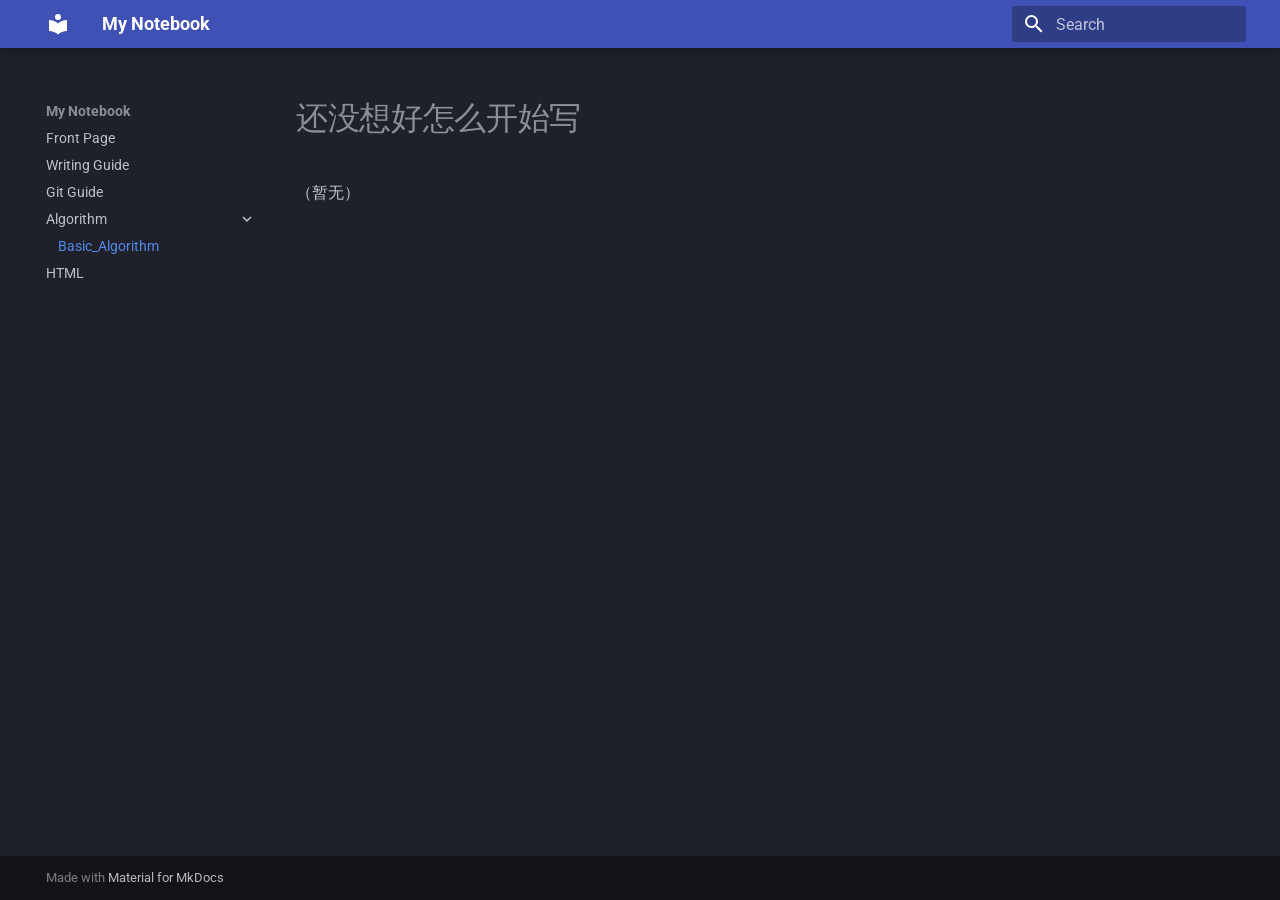
<file: Basic_Algorithm/index.html>
<!doctype html>
<html lang="en" class="no-js">
  <head>
    
      <meta charset="utf-8">
      <meta name="viewport" content="width=device-width,initial-scale=1">
      
      
      
      
        <link rel="prev" href="../Git/">
      
      
        <link rel="next" href="../HTML/">
      
      
        
      
      
      <link rel="icon" href="../assets/images/favicon.png">
      <meta name="generator" content="mkdocs-1.6.1, mkdocs-material-9.7.6">
    
    
      
        <title>Basic_Algorithm - My Notebook</title>
      
    
    
      <link rel="stylesheet" href="../assets/stylesheets/main.484c7ddc.min.css">
      
        
        <link rel="stylesheet" href="../assets/stylesheets/palette.ab4e12ef.min.css">
      
      


    
    
      
    
    
      
        
        
        <link rel="preconnect" href="https://fonts.gstatic.com" crossorigin>
        <link rel="stylesheet" href="https://fonts.googleapis.com/css?family=Roboto:300,300i,400,400i,700,700i%7CRoboto+Mono:400,400i,700,700i&display=fallback">
        <style>:root{--md-text-font:"Roboto";--md-code-font:"Roboto Mono"}</style>
      
    
    
      <link rel="stylesheet" href="../stylesheets/extra.css">
    
    <script>__md_scope=new URL("..",location),__md_hash=e=>[...e].reduce(((e,_)=>(e<<5)-e+_.charCodeAt(0)),0),__md_get=(e,_=localStorage,t=__md_scope)=>JSON.parse(_.getItem(t.pathname+"."+e)),__md_set=(e,_,t=localStorage,a=__md_scope)=>{try{t.setItem(a.pathname+"."+e,JSON.stringify(_))}catch(e){}}</script>
    
      

    
    
  </head>
  
  
    
    
    
    
    
    <body dir="ltr" data-md-color-scheme="slate" data-md-color-primary="indigo" data-md-color-accent="indigo">
  
    
    <input class="md-toggle" data-md-toggle="drawer" type="checkbox" id="__drawer" autocomplete="off">
    <input class="md-toggle" data-md-toggle="search" type="checkbox" id="__search" autocomplete="off">
    <label class="md-overlay" for="__drawer"></label>
    <div data-md-component="skip">
      
        
        <a href="#_1" class="md-skip">
          Skip to content
        </a>
      
    </div>
    <div data-md-component="announce">
      
    </div>
    
    
      

  

<header class="md-header md-header--shadow" data-md-component="header">
  <nav class="md-header__inner md-grid" aria-label="Header">
    <a href=".." title="My Notebook" class="md-header__button md-logo" aria-label="My Notebook" data-md-component="logo">
      
  
  <svg xmlns="http://www.w3.org/2000/svg" viewBox="0 0 24 24"><path d="M12 8a3 3 0 0 0 3-3 3 3 0 0 0-3-3 3 3 0 0 0-3 3 3 3 0 0 0 3 3m0 3.54C9.64 9.35 6.5 8 3 8v11c3.5 0 6.64 1.35 9 3.54 2.36-2.19 5.5-3.54 9-3.54V8c-3.5 0-6.64 1.35-9 3.54"/></svg>

    </a>
    <label class="md-header__button md-icon" for="__drawer">
      
      <svg xmlns="http://www.w3.org/2000/svg" viewBox="0 0 24 24"><path d="M3 6h18v2H3zm0 5h18v2H3zm0 5h18v2H3z"/></svg>
    </label>
    <div class="md-header__title" data-md-component="header-title">
      <div class="md-header__ellipsis">
        <div class="md-header__topic">
          <span class="md-ellipsis">
            My Notebook
          </span>
        </div>
        <div class="md-header__topic" data-md-component="header-topic">
          <span class="md-ellipsis">
            
              Basic_Algorithm
            
          </span>
        </div>
      </div>
    </div>
    
      
    
    
    
    
      
      
        <label class="md-header__button md-icon" for="__search">
          
          <svg xmlns="http://www.w3.org/2000/svg" viewBox="0 0 24 24"><path d="M9.5 3A6.5 6.5 0 0 1 16 9.5c0 1.61-.59 3.09-1.56 4.23l.27.27h.79l5 5-1.5 1.5-5-5v-.79l-.27-.27A6.52 6.52 0 0 1 9.5 16 6.5 6.5 0 0 1 3 9.5 6.5 6.5 0 0 1 9.5 3m0 2C7 5 5 7 5 9.5S7 14 9.5 14 14 12 14 9.5 12 5 9.5 5"/></svg>
        </label>
        <div class="md-search" data-md-component="search" role="dialog">
  <label class="md-search__overlay" for="__search"></label>
  <div class="md-search__inner" role="search">
    <form class="md-search__form" name="search">
      <input type="text" class="md-search__input" name="query" aria-label="Search" placeholder="Search" autocapitalize="off" autocorrect="off" autocomplete="off" spellcheck="false" data-md-component="search-query" required>
      <label class="md-search__icon md-icon" for="__search">
        
        <svg xmlns="http://www.w3.org/2000/svg" viewBox="0 0 24 24"><path d="M9.5 3A6.5 6.5 0 0 1 16 9.5c0 1.61-.59 3.09-1.56 4.23l.27.27h.79l5 5-1.5 1.5-5-5v-.79l-.27-.27A6.52 6.52 0 0 1 9.5 16 6.5 6.5 0 0 1 3 9.5 6.5 6.5 0 0 1 9.5 3m0 2C7 5 5 7 5 9.5S7 14 9.5 14 14 12 14 9.5 12 5 9.5 5"/></svg>
        
        <svg xmlns="http://www.w3.org/2000/svg" viewBox="0 0 24 24"><path d="M20 11v2H8l5.5 5.5-1.42 1.42L4.16 12l7.92-7.92L13.5 5.5 8 11z"/></svg>
      </label>
      <nav class="md-search__options" aria-label="Search">
        
        <button type="reset" class="md-search__icon md-icon" title="Clear" aria-label="Clear" tabindex="-1">
          
          <svg xmlns="http://www.w3.org/2000/svg" viewBox="0 0 24 24"><path d="M19 6.41 17.59 5 12 10.59 6.41 5 5 6.41 10.59 12 5 17.59 6.41 19 12 13.41 17.59 19 19 17.59 13.41 12z"/></svg>
        </button>
      </nav>
      
    </form>
    <div class="md-search__output">
      <div class="md-search__scrollwrap" tabindex="0" data-md-scrollfix>
        <div class="md-search-result" data-md-component="search-result">
          <div class="md-search-result__meta">
            Initializing search
          </div>
          <ol class="md-search-result__list" role="presentation"></ol>
        </div>
      </div>
    </div>
  </div>
</div>
      
    
    
  </nav>
  
</header>
    
    <div class="md-container" data-md-component="container">
      
      
        
          
        
      
      <main class="md-main" data-md-component="main">
        <div class="md-main__inner md-grid">
          
            
              
              <div class="md-sidebar md-sidebar--primary" data-md-component="sidebar" data-md-type="navigation" >
                <div class="md-sidebar__scrollwrap">
                  <div class="md-sidebar__inner">
                    



<nav class="md-nav md-nav--primary" aria-label="Navigation" data-md-level="0">
  <label class="md-nav__title" for="__drawer">
    <a href=".." title="My Notebook" class="md-nav__button md-logo" aria-label="My Notebook" data-md-component="logo">
      
  
  <svg xmlns="http://www.w3.org/2000/svg" viewBox="0 0 24 24"><path d="M12 8a3 3 0 0 0 3-3 3 3 0 0 0-3-3 3 3 0 0 0-3 3 3 3 0 0 0 3 3m0 3.54C9.64 9.35 6.5 8 3 8v11c3.5 0 6.64 1.35 9 3.54 2.36-2.19 5.5-3.54 9-3.54V8c-3.5 0-6.64 1.35-9 3.54"/></svg>

    </a>
    My Notebook
  </label>
  
  <ul class="md-nav__list" data-md-scrollfix>
    
      
      
  
  
  
  
    <li class="md-nav__item">
      <a href=".." class="md-nav__link">
        
  
  
  <span class="md-ellipsis">
    
  
    Front Page
  

    
  </span>
  
  

      </a>
    </li>
  

    
      
      
  
  
  
  
    <li class="md-nav__item">
      <a href="../markdown_guide/" class="md-nav__link">
        
  
  
  <span class="md-ellipsis">
    
  
    Writing Guide
  

    
  </span>
  
  

      </a>
    </li>
  

    
      
      
  
  
  
  
    <li class="md-nav__item">
      <a href="../Git/" class="md-nav__link">
        
  
  
  <span class="md-ellipsis">
    
  
    Git Guide
  

    
  </span>
  
  

      </a>
    </li>
  

    
      
      
  
  
    
  
  
  
    
    
    
    
    
    <li class="md-nav__item md-nav__item--active md-nav__item--nested">
      
        
        
        <input class="md-nav__toggle md-toggle " type="checkbox" id="__nav_4" checked>
        
          
          <label class="md-nav__link" for="__nav_4" id="__nav_4_label" tabindex="0">
            
  
  
  <span class="md-ellipsis">
    
  
    Algorithm
  

    
  </span>
  
  

            <span class="md-nav__icon md-icon"></span>
          </label>
        
        <nav class="md-nav" data-md-level="1" aria-labelledby="__nav_4_label" aria-expanded="true">
          <label class="md-nav__title" for="__nav_4">
            <span class="md-nav__icon md-icon"></span>
            
  
    Algorithm
  

          </label>
          <ul class="md-nav__list" data-md-scrollfix>
            
              
                
  
  
    
  
  
  
    <li class="md-nav__item md-nav__item--active">
      
      <input class="md-nav__toggle md-toggle" type="checkbox" id="__toc">
      
      
        
      
      
      <a href="./" class="md-nav__link md-nav__link--active">
        
  
  
  <span class="md-ellipsis">
    
  
    Basic_Algorithm
  

    
  </span>
  
  

      </a>
      
    </li>
  

              
            
          </ul>
        </nav>
      
    </li>
  

    
      
      
  
  
  
  
    <li class="md-nav__item">
      <a href="../HTML/" class="md-nav__link">
        
  
  
  <span class="md-ellipsis">
    
  
    HTML
  

    
  </span>
  
  

      </a>
    </li>
  

    
  </ul>
</nav>
                  </div>
                </div>
              </div>
            
            
              
              <div class="md-sidebar md-sidebar--secondary" data-md-component="sidebar" data-md-type="toc" >
                <div class="md-sidebar__scrollwrap">
                  <div class="md-sidebar__inner">
                    

<nav class="md-nav md-nav--secondary" aria-label="Table of contents">
  
  
  
    
  
  
</nav>
                  </div>
                </div>
              </div>
            
          
          
            <div class="md-content" data-md-component="content">
              
              <article class="md-content__inner md-typeset">
                
                  



<h1 id="_1">还没想好怎么开始写</h1>
<p>（暂无）</p>












                
              </article>
            </div>
          
          
<script>var target=document.getElementById(location.hash.slice(1));target&&target.name&&(target.checked=target.name.startsWith("__tabbed_"))</script>
        </div>
        
      </main>
      
        <footer class="md-footer">
  
  <div class="md-footer-meta md-typeset">
    <div class="md-footer-meta__inner md-grid">
      <div class="md-copyright">
  
  
    Made with
    <a href="https://squidfunk.github.io/mkdocs-material/" target="_blank" rel="noopener">
      Material for MkDocs
    </a>
  
</div>
      
    </div>
  </div>
</footer>
      
    </div>
    <div class="md-dialog" data-md-component="dialog">
      <div class="md-dialog__inner md-typeset"></div>
    </div>
    
    
    
      
      
      <script id="__config" type="application/json">{"annotate": null, "base": "..", "features": [], "search": "../assets/javascripts/workers/search.2c215733.min.js", "tags": null, "translations": {"clipboard.copied": "Copied to clipboard", "clipboard.copy": "Copy to clipboard", "search.result.more.one": "1 more on this page", "search.result.more.other": "# more on this page", "search.result.none": "No matching documents", "search.result.one": "1 matching document", "search.result.other": "# matching documents", "search.result.placeholder": "Type to start searching", "search.result.term.missing": "Missing", "select.version": "Select version"}, "version": null}</script>
    
    
      <script src="../assets/javascripts/bundle.79ae519e.min.js"></script>
      
    
  </body>
</html>
</file>
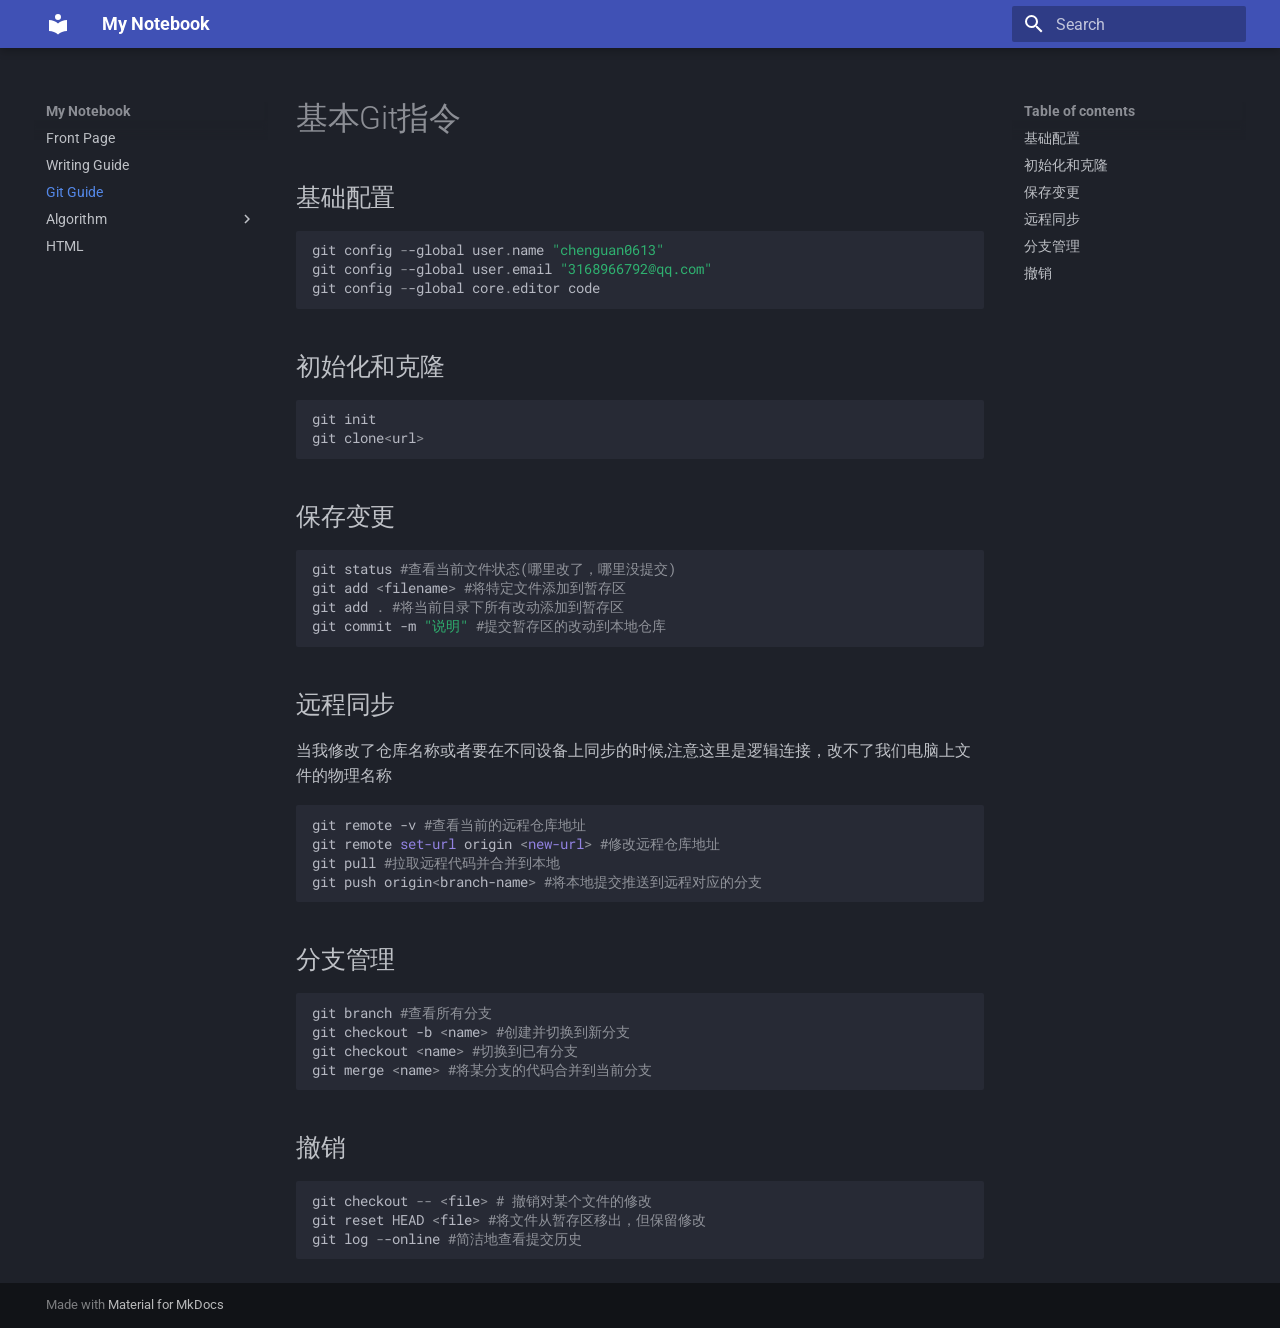
<file: Git/index.html>
<!doctype html>
<html lang="en" class="no-js">
  <head>
    
      <meta charset="utf-8">
      <meta name="viewport" content="width=device-width,initial-scale=1">
      
      
      
      
        <link rel="prev" href="../markdown_guide/">
      
      
        <link rel="next" href="../Basic_Algorithm/">
      
      
        
      
      
      <link rel="icon" href="../assets/images/favicon.png">
      <meta name="generator" content="mkdocs-1.6.1, mkdocs-material-9.7.6">
    
    
      
        <title>Git Guide - My Notebook</title>
      
    
    
      <link rel="stylesheet" href="../assets/stylesheets/main.484c7ddc.min.css">
      
        
        <link rel="stylesheet" href="../assets/stylesheets/palette.ab4e12ef.min.css">
      
      


    
    
      
    
    
      
        
        
        <link rel="preconnect" href="https://fonts.gstatic.com" crossorigin>
        <link rel="stylesheet" href="https://fonts.googleapis.com/css?family=Roboto:300,300i,400,400i,700,700i%7CRoboto+Mono:400,400i,700,700i&display=fallback">
        <style>:root{--md-text-font:"Roboto";--md-code-font:"Roboto Mono"}</style>
      
    
    
      <link rel="stylesheet" href="../stylesheets/extra.css">
    
    <script>__md_scope=new URL("..",location),__md_hash=e=>[...e].reduce(((e,_)=>(e<<5)-e+_.charCodeAt(0)),0),__md_get=(e,_=localStorage,t=__md_scope)=>JSON.parse(_.getItem(t.pathname+"."+e)),__md_set=(e,_,t=localStorage,a=__md_scope)=>{try{t.setItem(a.pathname+"."+e,JSON.stringify(_))}catch(e){}}</script>
    
      

    
    
  </head>
  
  
    
    
    
    
    
    <body dir="ltr" data-md-color-scheme="slate" data-md-color-primary="indigo" data-md-color-accent="indigo">
  
    
    <input class="md-toggle" data-md-toggle="drawer" type="checkbox" id="__drawer" autocomplete="off">
    <input class="md-toggle" data-md-toggle="search" type="checkbox" id="__search" autocomplete="off">
    <label class="md-overlay" for="__drawer"></label>
    <div data-md-component="skip">
      
        
        <a href="#git" class="md-skip">
          Skip to content
        </a>
      
    </div>
    <div data-md-component="announce">
      
    </div>
    
    
      

  

<header class="md-header md-header--shadow" data-md-component="header">
  <nav class="md-header__inner md-grid" aria-label="Header">
    <a href=".." title="My Notebook" class="md-header__button md-logo" aria-label="My Notebook" data-md-component="logo">
      
  
  <svg xmlns="http://www.w3.org/2000/svg" viewBox="0 0 24 24"><path d="M12 8a3 3 0 0 0 3-3 3 3 0 0 0-3-3 3 3 0 0 0-3 3 3 3 0 0 0 3 3m0 3.54C9.64 9.35 6.5 8 3 8v11c3.5 0 6.64 1.35 9 3.54 2.36-2.19 5.5-3.54 9-3.54V8c-3.5 0-6.64 1.35-9 3.54"/></svg>

    </a>
    <label class="md-header__button md-icon" for="__drawer">
      
      <svg xmlns="http://www.w3.org/2000/svg" viewBox="0 0 24 24"><path d="M3 6h18v2H3zm0 5h18v2H3zm0 5h18v2H3z"/></svg>
    </label>
    <div class="md-header__title" data-md-component="header-title">
      <div class="md-header__ellipsis">
        <div class="md-header__topic">
          <span class="md-ellipsis">
            My Notebook
          </span>
        </div>
        <div class="md-header__topic" data-md-component="header-topic">
          <span class="md-ellipsis">
            
              Git Guide
            
          </span>
        </div>
      </div>
    </div>
    
      
    
    
    
    
      
      
        <label class="md-header__button md-icon" for="__search">
          
          <svg xmlns="http://www.w3.org/2000/svg" viewBox="0 0 24 24"><path d="M9.5 3A6.5 6.5 0 0 1 16 9.5c0 1.61-.59 3.09-1.56 4.23l.27.27h.79l5 5-1.5 1.5-5-5v-.79l-.27-.27A6.52 6.52 0 0 1 9.5 16 6.5 6.5 0 0 1 3 9.5 6.5 6.5 0 0 1 9.5 3m0 2C7 5 5 7 5 9.5S7 14 9.5 14 14 12 14 9.5 12 5 9.5 5"/></svg>
        </label>
        <div class="md-search" data-md-component="search" role="dialog">
  <label class="md-search__overlay" for="__search"></label>
  <div class="md-search__inner" role="search">
    <form class="md-search__form" name="search">
      <input type="text" class="md-search__input" name="query" aria-label="Search" placeholder="Search" autocapitalize="off" autocorrect="off" autocomplete="off" spellcheck="false" data-md-component="search-query" required>
      <label class="md-search__icon md-icon" for="__search">
        
        <svg xmlns="http://www.w3.org/2000/svg" viewBox="0 0 24 24"><path d="M9.5 3A6.5 6.5 0 0 1 16 9.5c0 1.61-.59 3.09-1.56 4.23l.27.27h.79l5 5-1.5 1.5-5-5v-.79l-.27-.27A6.52 6.52 0 0 1 9.5 16 6.5 6.5 0 0 1 3 9.5 6.5 6.5 0 0 1 9.5 3m0 2C7 5 5 7 5 9.5S7 14 9.5 14 14 12 14 9.5 12 5 9.5 5"/></svg>
        
        <svg xmlns="http://www.w3.org/2000/svg" viewBox="0 0 24 24"><path d="M20 11v2H8l5.5 5.5-1.42 1.42L4.16 12l7.92-7.92L13.5 5.5 8 11z"/></svg>
      </label>
      <nav class="md-search__options" aria-label="Search">
        
        <button type="reset" class="md-search__icon md-icon" title="Clear" aria-label="Clear" tabindex="-1">
          
          <svg xmlns="http://www.w3.org/2000/svg" viewBox="0 0 24 24"><path d="M19 6.41 17.59 5 12 10.59 6.41 5 5 6.41 10.59 12 5 17.59 6.41 19 12 13.41 17.59 19 19 17.59 13.41 12z"/></svg>
        </button>
      </nav>
      
    </form>
    <div class="md-search__output">
      <div class="md-search__scrollwrap" tabindex="0" data-md-scrollfix>
        <div class="md-search-result" data-md-component="search-result">
          <div class="md-search-result__meta">
            Initializing search
          </div>
          <ol class="md-search-result__list" role="presentation"></ol>
        </div>
      </div>
    </div>
  </div>
</div>
      
    
    
  </nav>
  
</header>
    
    <div class="md-container" data-md-component="container">
      
      
        
          
        
      
      <main class="md-main" data-md-component="main">
        <div class="md-main__inner md-grid">
          
            
              
              <div class="md-sidebar md-sidebar--primary" data-md-component="sidebar" data-md-type="navigation" >
                <div class="md-sidebar__scrollwrap">
                  <div class="md-sidebar__inner">
                    



<nav class="md-nav md-nav--primary" aria-label="Navigation" data-md-level="0">
  <label class="md-nav__title" for="__drawer">
    <a href=".." title="My Notebook" class="md-nav__button md-logo" aria-label="My Notebook" data-md-component="logo">
      
  
  <svg xmlns="http://www.w3.org/2000/svg" viewBox="0 0 24 24"><path d="M12 8a3 3 0 0 0 3-3 3 3 0 0 0-3-3 3 3 0 0 0-3 3 3 3 0 0 0 3 3m0 3.54C9.64 9.35 6.5 8 3 8v11c3.5 0 6.64 1.35 9 3.54 2.36-2.19 5.5-3.54 9-3.54V8c-3.5 0-6.64 1.35-9 3.54"/></svg>

    </a>
    My Notebook
  </label>
  
  <ul class="md-nav__list" data-md-scrollfix>
    
      
      
  
  
  
  
    <li class="md-nav__item">
      <a href=".." class="md-nav__link">
        
  
  
  <span class="md-ellipsis">
    
  
    Front Page
  

    
  </span>
  
  

      </a>
    </li>
  

    
      
      
  
  
  
  
    <li class="md-nav__item">
      <a href="../markdown_guide/" class="md-nav__link">
        
  
  
  <span class="md-ellipsis">
    
  
    Writing Guide
  

    
  </span>
  
  

      </a>
    </li>
  

    
      
      
  
  
    
  
  
  
    <li class="md-nav__item md-nav__item--active">
      
      <input class="md-nav__toggle md-toggle" type="checkbox" id="__toc">
      
      
        
      
      
        <label class="md-nav__link md-nav__link--active" for="__toc">
          
  
  
  <span class="md-ellipsis">
    
  
    Git Guide
  

    
  </span>
  
  

          <span class="md-nav__icon md-icon"></span>
        </label>
      
      <a href="./" class="md-nav__link md-nav__link--active">
        
  
  
  <span class="md-ellipsis">
    
  
    Git Guide
  

    
  </span>
  
  

      </a>
      
        

<nav class="md-nav md-nav--secondary" aria-label="Table of contents">
  
  
  
    
  
  
    <label class="md-nav__title" for="__toc">
      <span class="md-nav__icon md-icon"></span>
      Table of contents
    </label>
    <ul class="md-nav__list" data-md-component="toc" data-md-scrollfix>
      
        <li class="md-nav__item">
  <a href="#_1" class="md-nav__link">
    <span class="md-ellipsis">
      
        基础配置
      
    </span>
  </a>
  
</li>
      
        <li class="md-nav__item">
  <a href="#_2" class="md-nav__link">
    <span class="md-ellipsis">
      
        初始化和克隆
      
    </span>
  </a>
  
</li>
      
        <li class="md-nav__item">
  <a href="#_3" class="md-nav__link">
    <span class="md-ellipsis">
      
        保存变更
      
    </span>
  </a>
  
</li>
      
        <li class="md-nav__item">
  <a href="#_4" class="md-nav__link">
    <span class="md-ellipsis">
      
        远程同步
      
    </span>
  </a>
  
</li>
      
        <li class="md-nav__item">
  <a href="#_5" class="md-nav__link">
    <span class="md-ellipsis">
      
        分支管理
      
    </span>
  </a>
  
</li>
      
        <li class="md-nav__item">
  <a href="#_6" class="md-nav__link">
    <span class="md-ellipsis">
      
        撤销
      
    </span>
  </a>
  
</li>
      
    </ul>
  
</nav>
      
    </li>
  

    
      
      
  
  
  
  
    
    
    
    
    
    <li class="md-nav__item md-nav__item--nested">
      
        
        
        <input class="md-nav__toggle md-toggle " type="checkbox" id="__nav_4" >
        
          
          <label class="md-nav__link" for="__nav_4" id="__nav_4_label" tabindex="0">
            
  
  
  <span class="md-ellipsis">
    
  
    Algorithm
  

    
  </span>
  
  

            <span class="md-nav__icon md-icon"></span>
          </label>
        
        <nav class="md-nav" data-md-level="1" aria-labelledby="__nav_4_label" aria-expanded="false">
          <label class="md-nav__title" for="__nav_4">
            <span class="md-nav__icon md-icon"></span>
            
  
    Algorithm
  

          </label>
          <ul class="md-nav__list" data-md-scrollfix>
            
              
                
  
  
  
  
    <li class="md-nav__item">
      <a href="../Basic_Algorithm/" class="md-nav__link">
        
  
  
  <span class="md-ellipsis">
    
  
    Basic_Algorithm
  

    
  </span>
  
  

      </a>
    </li>
  

              
            
          </ul>
        </nav>
      
    </li>
  

    
      
      
  
  
  
  
    <li class="md-nav__item">
      <a href="../HTML/" class="md-nav__link">
        
  
  
  <span class="md-ellipsis">
    
  
    HTML
  

    
  </span>
  
  

      </a>
    </li>
  

    
  </ul>
</nav>
                  </div>
                </div>
              </div>
            
            
              
              <div class="md-sidebar md-sidebar--secondary" data-md-component="sidebar" data-md-type="toc" >
                <div class="md-sidebar__scrollwrap">
                  <div class="md-sidebar__inner">
                    

<nav class="md-nav md-nav--secondary" aria-label="Table of contents">
  
  
  
    
  
  
    <label class="md-nav__title" for="__toc">
      <span class="md-nav__icon md-icon"></span>
      Table of contents
    </label>
    <ul class="md-nav__list" data-md-component="toc" data-md-scrollfix>
      
        <li class="md-nav__item">
  <a href="#_1" class="md-nav__link">
    <span class="md-ellipsis">
      
        基础配置
      
    </span>
  </a>
  
</li>
      
        <li class="md-nav__item">
  <a href="#_2" class="md-nav__link">
    <span class="md-ellipsis">
      
        初始化和克隆
      
    </span>
  </a>
  
</li>
      
        <li class="md-nav__item">
  <a href="#_3" class="md-nav__link">
    <span class="md-ellipsis">
      
        保存变更
      
    </span>
  </a>
  
</li>
      
        <li class="md-nav__item">
  <a href="#_4" class="md-nav__link">
    <span class="md-ellipsis">
      
        远程同步
      
    </span>
  </a>
  
</li>
      
        <li class="md-nav__item">
  <a href="#_5" class="md-nav__link">
    <span class="md-ellipsis">
      
        分支管理
      
    </span>
  </a>
  
</li>
      
        <li class="md-nav__item">
  <a href="#_6" class="md-nav__link">
    <span class="md-ellipsis">
      
        撤销
      
    </span>
  </a>
  
</li>
      
    </ul>
  
</nav>
                  </div>
                </div>
              </div>
            
          
          
            <div class="md-content" data-md-component="content">
              
              <article class="md-content__inner md-typeset">
                
                  



<h1 id="git">基本Git指令</h1>
<h2 id="_1">基础配置</h2>
<div class="language-powershell highlight"><pre><span></span><code><span id="__span-0-1"><a id="__codelineno-0-1" name="__codelineno-0-1" href="#__codelineno-0-1"></a><span class="n">git</span> <span class="n">config</span> <span class="p">-</span><span class="n">-global</span> <span class="n">user</span><span class="p">.</span><span class="n">name</span> <span class="s2">&quot;chenguan0613&quot;</span>
</span><span id="__span-0-2"><a id="__codelineno-0-2" name="__codelineno-0-2" href="#__codelineno-0-2"></a><span class="n">git</span> <span class="n">config</span> <span class="p">-</span><span class="n">-global</span> <span class="n">user</span><span class="p">.</span><span class="n">email</span> <span class="s2">&quot;3168966792@qq.com&quot;</span>
</span><span id="__span-0-3"><a id="__codelineno-0-3" name="__codelineno-0-3" href="#__codelineno-0-3"></a><span class="n">git</span> <span class="n">config</span> <span class="p">-</span><span class="n">-global</span> <span class="n">core</span><span class="p">.</span><span class="n">editor</span> <span class="n">code</span>
</span></code></pre></div>
<h2 id="_2">初始化和克隆</h2>
<div class="language-powershell highlight"><pre><span></span><code><span id="__span-1-1"><a id="__codelineno-1-1" name="__codelineno-1-1" href="#__codelineno-1-1"></a><span class="n">git</span> <span class="n">init</span>
</span><span id="__span-1-2"><a id="__codelineno-1-2" name="__codelineno-1-2" href="#__codelineno-1-2"></a><span class="n">git</span> <span class="n">clone</span><span class="p">&lt;</span><span class="n">url</span><span class="p">&gt;</span>
</span></code></pre></div>
<h2 id="_3">保存变更</h2>
<div class="language-powershell highlight"><pre><span></span><code><span id="__span-2-1"><a id="__codelineno-2-1" name="__codelineno-2-1" href="#__codelineno-2-1"></a><span class="n">git</span> <span class="n">status</span> <span class="c">#查看当前文件状态(哪里改了，哪里没提交)</span>
</span><span id="__span-2-2"><a id="__codelineno-2-2" name="__codelineno-2-2" href="#__codelineno-2-2"></a><span class="n">git</span> <span class="n">add</span> <span class="p">&lt;</span><span class="n">filename</span><span class="p">&gt;</span> <span class="c">#将特定文件添加到暂存区</span>
</span><span id="__span-2-3"><a id="__codelineno-2-3" name="__codelineno-2-3" href="#__codelineno-2-3"></a><span class="n">git</span> <span class="n">add</span> <span class="p">.</span> <span class="c">#将当前目录下所有改动添加到暂存区</span>
</span><span id="__span-2-4"><a id="__codelineno-2-4" name="__codelineno-2-4" href="#__codelineno-2-4"></a><span class="n">git</span> <span class="n">commit</span> <span class="n">-m</span> <span class="s2">&quot;说明&quot;</span> <span class="c">#提交暂存区的改动到本地仓库</span>
</span></code></pre></div>
<h2 id="_4">远程同步</h2>
<p>当我修改了仓库名称或者要在不同设备上同步的时候,注意这里是逻辑连接，改不了我们电脑上文件的物理名称
<div class="language-powershell highlight"><pre><span></span><code><span id="__span-3-1"><a id="__codelineno-3-1" name="__codelineno-3-1" href="#__codelineno-3-1"></a><span class="n">git</span> <span class="n">remote</span> <span class="n">-v</span> <span class="c">#查看当前的远程仓库地址</span>
</span><span id="__span-3-2"><a id="__codelineno-3-2" name="__codelineno-3-2" href="#__codelineno-3-2"></a><span class="n">git</span> <span class="n">remote</span> <span class="nb">set-url</span> <span class="n">origin</span> <span class="p">&lt;</span><span class="nb">new-url</span><span class="p">&gt;</span> <span class="c">#修改远程仓库地址</span>
</span><span id="__span-3-3"><a id="__codelineno-3-3" name="__codelineno-3-3" href="#__codelineno-3-3"></a><span class="n">git</span> <span class="n">pull</span> <span class="c">#拉取远程代码并合并到本地</span>
</span><span id="__span-3-4"><a id="__codelineno-3-4" name="__codelineno-3-4" href="#__codelineno-3-4"></a><span class="n">git</span> <span class="n">push</span> <span class="n">origin</span><span class="p">&lt;</span><span class="n">branch-name</span><span class="p">&gt;</span> <span class="c">#将本地提交推送到远程对应的分支</span>
</span></code></pre></div></p>
<h2 id="_5">分支管理</h2>
<div class="language-powershell highlight"><pre><span></span><code><span id="__span-4-1"><a id="__codelineno-4-1" name="__codelineno-4-1" href="#__codelineno-4-1"></a><span class="n">git</span> <span class="n">branch</span> <span class="c">#查看所有分支</span>
</span><span id="__span-4-2"><a id="__codelineno-4-2" name="__codelineno-4-2" href="#__codelineno-4-2"></a><span class="n">git</span> <span class="n">checkout</span> <span class="n">-b</span> <span class="p">&lt;</span><span class="n">name</span><span class="p">&gt;</span> <span class="c">#创建并切换到新分支</span>
</span><span id="__span-4-3"><a id="__codelineno-4-3" name="__codelineno-4-3" href="#__codelineno-4-3"></a><span class="n">git</span> <span class="n">checkout</span> <span class="p">&lt;</span><span class="n">name</span><span class="p">&gt;</span> <span class="c">#切换到已有分支</span>
</span><span id="__span-4-4"><a id="__codelineno-4-4" name="__codelineno-4-4" href="#__codelineno-4-4"></a><span class="n">git</span> <span class="n">merge</span> <span class="p">&lt;</span><span class="n">name</span><span class="p">&gt;</span> <span class="c">#将某分支的代码合并到当前分支</span>
</span></code></pre></div>
<h2 id="_6">撤销</h2>
<div class="language-powershell highlight"><pre><span></span><code><span id="__span-5-1"><a id="__codelineno-5-1" name="__codelineno-5-1" href="#__codelineno-5-1"></a><span class="n">git</span> <span class="n">checkout</span> <span class="p">--</span> <span class="p">&lt;</span><span class="n">file</span><span class="p">&gt;</span> <span class="c"># 撤销对某个文件的修改</span>
</span><span id="__span-5-2"><a id="__codelineno-5-2" name="__codelineno-5-2" href="#__codelineno-5-2"></a><span class="n">git</span> <span class="n">reset</span> <span class="n">HEAD</span> <span class="p">&lt;</span><span class="n">file</span><span class="p">&gt;</span> <span class="c">#将文件从暂存区移出，但保留修改</span>
</span><span id="__span-5-3"><a id="__codelineno-5-3" name="__codelineno-5-3" href="#__codelineno-5-3"></a><span class="n">git</span> <span class="n">log</span> <span class="p">-</span><span class="n">-online</span> <span class="c">#简洁地查看提交历史</span>
</span></code></pre></div>












                
              </article>
            </div>
          
          
<script>var target=document.getElementById(location.hash.slice(1));target&&target.name&&(target.checked=target.name.startsWith("__tabbed_"))</script>
        </div>
        
      </main>
      
        <footer class="md-footer">
  
  <div class="md-footer-meta md-typeset">
    <div class="md-footer-meta__inner md-grid">
      <div class="md-copyright">
  
  
    Made with
    <a href="https://squidfunk.github.io/mkdocs-material/" target="_blank" rel="noopener">
      Material for MkDocs
    </a>
  
</div>
      
    </div>
  </div>
</footer>
      
    </div>
    <div class="md-dialog" data-md-component="dialog">
      <div class="md-dialog__inner md-typeset"></div>
    </div>
    
    
    
      
      
      <script id="__config" type="application/json">{"annotate": null, "base": "..", "features": [], "search": "../assets/javascripts/workers/search.2c215733.min.js", "tags": null, "translations": {"clipboard.copied": "Copied to clipboard", "clipboard.copy": "Copy to clipboard", "search.result.more.one": "1 more on this page", "search.result.more.other": "# more on this page", "search.result.none": "No matching documents", "search.result.one": "1 matching document", "search.result.other": "# matching documents", "search.result.placeholder": "Type to start searching", "search.result.term.missing": "Missing", "select.version": "Select version"}, "version": null}</script>
    
    
      <script src="../assets/javascripts/bundle.79ae519e.min.js"></script>
      
    
  </body>
</html>
</file>
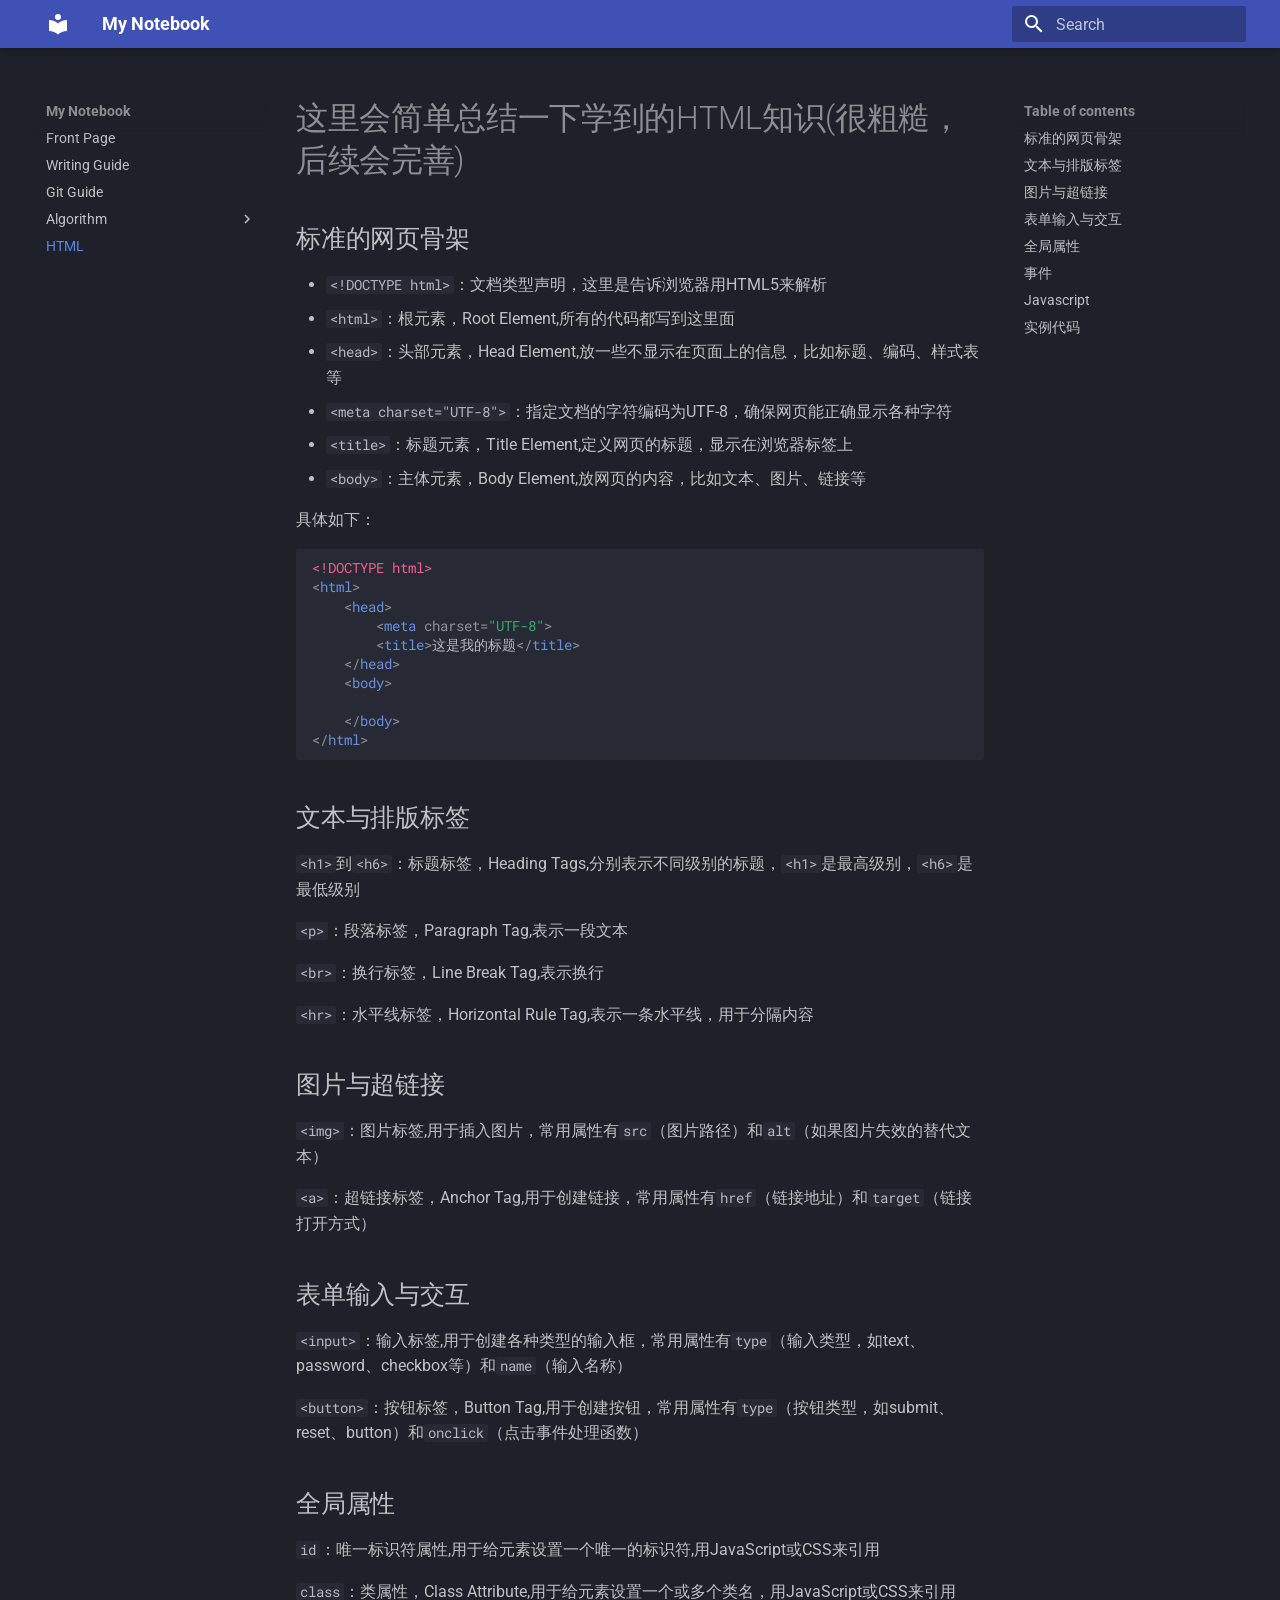
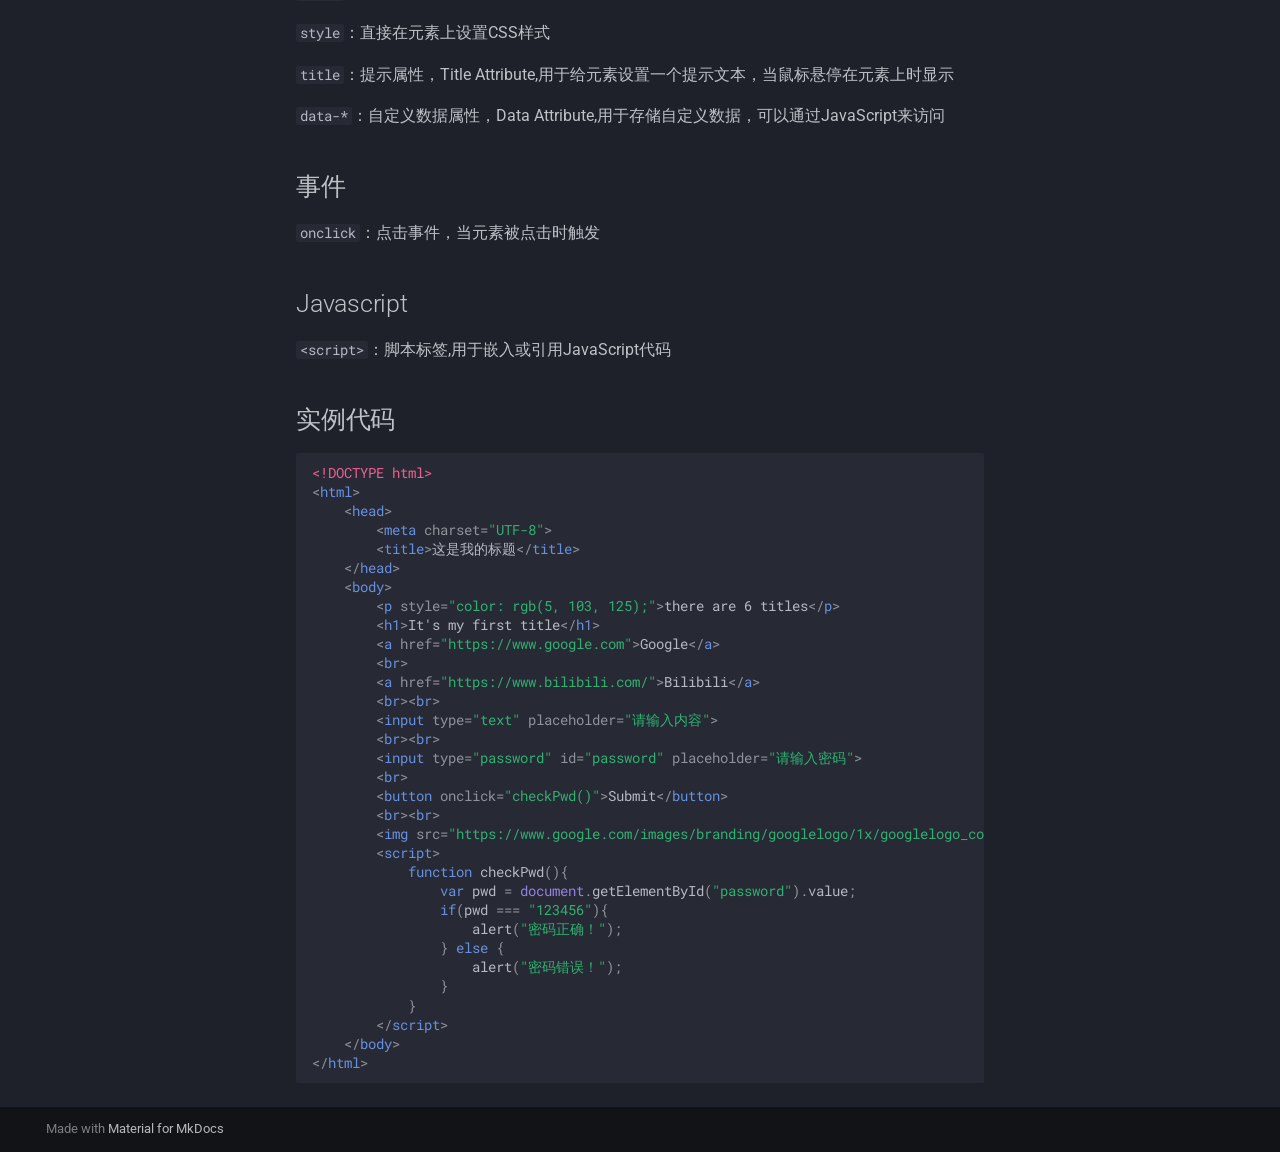
<file: HTML/index.html>
<!doctype html>
<html lang="en" class="no-js">
  <head>
    
      <meta charset="utf-8">
      <meta name="viewport" content="width=device-width,initial-scale=1">
      
      
      
      
        <link rel="prev" href="../Basic_Algorithm/">
      
      
      
        
      
      
      <link rel="icon" href="../assets/images/favicon.png">
      <meta name="generator" content="mkdocs-1.6.1, mkdocs-material-9.7.6">
    
    
      
        <title>HTML - My Notebook</title>
      
    
    
      <link rel="stylesheet" href="../assets/stylesheets/main.484c7ddc.min.css">
      
        
        <link rel="stylesheet" href="../assets/stylesheets/palette.ab4e12ef.min.css">
      
      


    
    
      
    
    
      
        
        
        <link rel="preconnect" href="https://fonts.gstatic.com" crossorigin>
        <link rel="stylesheet" href="https://fonts.googleapis.com/css?family=Roboto:300,300i,400,400i,700,700i%7CRoboto+Mono:400,400i,700,700i&display=fallback">
        <style>:root{--md-text-font:"Roboto";--md-code-font:"Roboto Mono"}</style>
      
    
    
      <link rel="stylesheet" href="../stylesheets/extra.css">
    
    <script>__md_scope=new URL("..",location),__md_hash=e=>[...e].reduce(((e,_)=>(e<<5)-e+_.charCodeAt(0)),0),__md_get=(e,_=localStorage,t=__md_scope)=>JSON.parse(_.getItem(t.pathname+"."+e)),__md_set=(e,_,t=localStorage,a=__md_scope)=>{try{t.setItem(a.pathname+"."+e,JSON.stringify(_))}catch(e){}}</script>
    
      

    
    
  </head>
  
  
    
    
    
    
    
    <body dir="ltr" data-md-color-scheme="slate" data-md-color-primary="indigo" data-md-color-accent="indigo">
  
    
    <input class="md-toggle" data-md-toggle="drawer" type="checkbox" id="__drawer" autocomplete="off">
    <input class="md-toggle" data-md-toggle="search" type="checkbox" id="__search" autocomplete="off">
    <label class="md-overlay" for="__drawer"></label>
    <div data-md-component="skip">
      
        
        <a href="#html" class="md-skip">
          Skip to content
        </a>
      
    </div>
    <div data-md-component="announce">
      
    </div>
    
    
      

  

<header class="md-header md-header--shadow" data-md-component="header">
  <nav class="md-header__inner md-grid" aria-label="Header">
    <a href=".." title="My Notebook" class="md-header__button md-logo" aria-label="My Notebook" data-md-component="logo">
      
  
  <svg xmlns="http://www.w3.org/2000/svg" viewBox="0 0 24 24"><path d="M12 8a3 3 0 0 0 3-3 3 3 0 0 0-3-3 3 3 0 0 0-3 3 3 3 0 0 0 3 3m0 3.54C9.64 9.35 6.5 8 3 8v11c3.5 0 6.64 1.35 9 3.54 2.36-2.19 5.5-3.54 9-3.54V8c-3.5 0-6.64 1.35-9 3.54"/></svg>

    </a>
    <label class="md-header__button md-icon" for="__drawer">
      
      <svg xmlns="http://www.w3.org/2000/svg" viewBox="0 0 24 24"><path d="M3 6h18v2H3zm0 5h18v2H3zm0 5h18v2H3z"/></svg>
    </label>
    <div class="md-header__title" data-md-component="header-title">
      <div class="md-header__ellipsis">
        <div class="md-header__topic">
          <span class="md-ellipsis">
            My Notebook
          </span>
        </div>
        <div class="md-header__topic" data-md-component="header-topic">
          <span class="md-ellipsis">
            
              HTML
            
          </span>
        </div>
      </div>
    </div>
    
      
    
    
    
    
      
      
        <label class="md-header__button md-icon" for="__search">
          
          <svg xmlns="http://www.w3.org/2000/svg" viewBox="0 0 24 24"><path d="M9.5 3A6.5 6.5 0 0 1 16 9.5c0 1.61-.59 3.09-1.56 4.23l.27.27h.79l5 5-1.5 1.5-5-5v-.79l-.27-.27A6.52 6.52 0 0 1 9.5 16 6.5 6.5 0 0 1 3 9.5 6.5 6.5 0 0 1 9.5 3m0 2C7 5 5 7 5 9.5S7 14 9.5 14 14 12 14 9.5 12 5 9.5 5"/></svg>
        </label>
        <div class="md-search" data-md-component="search" role="dialog">
  <label class="md-search__overlay" for="__search"></label>
  <div class="md-search__inner" role="search">
    <form class="md-search__form" name="search">
      <input type="text" class="md-search__input" name="query" aria-label="Search" placeholder="Search" autocapitalize="off" autocorrect="off" autocomplete="off" spellcheck="false" data-md-component="search-query" required>
      <label class="md-search__icon md-icon" for="__search">
        
        <svg xmlns="http://www.w3.org/2000/svg" viewBox="0 0 24 24"><path d="M9.5 3A6.5 6.5 0 0 1 16 9.5c0 1.61-.59 3.09-1.56 4.23l.27.27h.79l5 5-1.5 1.5-5-5v-.79l-.27-.27A6.52 6.52 0 0 1 9.5 16 6.5 6.5 0 0 1 3 9.5 6.5 6.5 0 0 1 9.5 3m0 2C7 5 5 7 5 9.5S7 14 9.5 14 14 12 14 9.5 12 5 9.5 5"/></svg>
        
        <svg xmlns="http://www.w3.org/2000/svg" viewBox="0 0 24 24"><path d="M20 11v2H8l5.5 5.5-1.42 1.42L4.16 12l7.92-7.92L13.5 5.5 8 11z"/></svg>
      </label>
      <nav class="md-search__options" aria-label="Search">
        
        <button type="reset" class="md-search__icon md-icon" title="Clear" aria-label="Clear" tabindex="-1">
          
          <svg xmlns="http://www.w3.org/2000/svg" viewBox="0 0 24 24"><path d="M19 6.41 17.59 5 12 10.59 6.41 5 5 6.41 10.59 12 5 17.59 6.41 19 12 13.41 17.59 19 19 17.59 13.41 12z"/></svg>
        </button>
      </nav>
      
    </form>
    <div class="md-search__output">
      <div class="md-search__scrollwrap" tabindex="0" data-md-scrollfix>
        <div class="md-search-result" data-md-component="search-result">
          <div class="md-search-result__meta">
            Initializing search
          </div>
          <ol class="md-search-result__list" role="presentation"></ol>
        </div>
      </div>
    </div>
  </div>
</div>
      
    
    
  </nav>
  
</header>
    
    <div class="md-container" data-md-component="container">
      
      
        
          
        
      
      <main class="md-main" data-md-component="main">
        <div class="md-main__inner md-grid">
          
            
              
              <div class="md-sidebar md-sidebar--primary" data-md-component="sidebar" data-md-type="navigation" >
                <div class="md-sidebar__scrollwrap">
                  <div class="md-sidebar__inner">
                    



<nav class="md-nav md-nav--primary" aria-label="Navigation" data-md-level="0">
  <label class="md-nav__title" for="__drawer">
    <a href=".." title="My Notebook" class="md-nav__button md-logo" aria-label="My Notebook" data-md-component="logo">
      
  
  <svg xmlns="http://www.w3.org/2000/svg" viewBox="0 0 24 24"><path d="M12 8a3 3 0 0 0 3-3 3 3 0 0 0-3-3 3 3 0 0 0-3 3 3 3 0 0 0 3 3m0 3.54C9.64 9.35 6.5 8 3 8v11c3.5 0 6.64 1.35 9 3.54 2.36-2.19 5.5-3.54 9-3.54V8c-3.5 0-6.64 1.35-9 3.54"/></svg>

    </a>
    My Notebook
  </label>
  
  <ul class="md-nav__list" data-md-scrollfix>
    
      
      
  
  
  
  
    <li class="md-nav__item">
      <a href=".." class="md-nav__link">
        
  
  
  <span class="md-ellipsis">
    
  
    Front Page
  

    
  </span>
  
  

      </a>
    </li>
  

    
      
      
  
  
  
  
    <li class="md-nav__item">
      <a href="../markdown_guide/" class="md-nav__link">
        
  
  
  <span class="md-ellipsis">
    
  
    Writing Guide
  

    
  </span>
  
  

      </a>
    </li>
  

    
      
      
  
  
  
  
    <li class="md-nav__item">
      <a href="../Git/" class="md-nav__link">
        
  
  
  <span class="md-ellipsis">
    
  
    Git Guide
  

    
  </span>
  
  

      </a>
    </li>
  

    
      
      
  
  
  
  
    
    
    
    
    
    <li class="md-nav__item md-nav__item--nested">
      
        
        
        <input class="md-nav__toggle md-toggle " type="checkbox" id="__nav_4" >
        
          
          <label class="md-nav__link" for="__nav_4" id="__nav_4_label" tabindex="0">
            
  
  
  <span class="md-ellipsis">
    
  
    Algorithm
  

    
  </span>
  
  

            <span class="md-nav__icon md-icon"></span>
          </label>
        
        <nav class="md-nav" data-md-level="1" aria-labelledby="__nav_4_label" aria-expanded="false">
          <label class="md-nav__title" for="__nav_4">
            <span class="md-nav__icon md-icon"></span>
            
  
    Algorithm
  

          </label>
          <ul class="md-nav__list" data-md-scrollfix>
            
              
                
  
  
  
  
    <li class="md-nav__item">
      <a href="../Basic_Algorithm/" class="md-nav__link">
        
  
  
  <span class="md-ellipsis">
    
  
    Basic_Algorithm
  

    
  </span>
  
  

      </a>
    </li>
  

              
            
          </ul>
        </nav>
      
    </li>
  

    
      
      
  
  
    
  
  
  
    <li class="md-nav__item md-nav__item--active">
      
      <input class="md-nav__toggle md-toggle" type="checkbox" id="__toc">
      
      
        
      
      
        <label class="md-nav__link md-nav__link--active" for="__toc">
          
  
  
  <span class="md-ellipsis">
    
  
    HTML
  

    
  </span>
  
  

          <span class="md-nav__icon md-icon"></span>
        </label>
      
      <a href="./" class="md-nav__link md-nav__link--active">
        
  
  
  <span class="md-ellipsis">
    
  
    HTML
  

    
  </span>
  
  

      </a>
      
        

<nav class="md-nav md-nav--secondary" aria-label="Table of contents">
  
  
  
    
  
  
    <label class="md-nav__title" for="__toc">
      <span class="md-nav__icon md-icon"></span>
      Table of contents
    </label>
    <ul class="md-nav__list" data-md-component="toc" data-md-scrollfix>
      
        <li class="md-nav__item">
  <a href="#_1" class="md-nav__link">
    <span class="md-ellipsis">
      
        标准的网页骨架
      
    </span>
  </a>
  
</li>
      
        <li class="md-nav__item">
  <a href="#_2" class="md-nav__link">
    <span class="md-ellipsis">
      
        文本与排版标签
      
    </span>
  </a>
  
</li>
      
        <li class="md-nav__item">
  <a href="#_3" class="md-nav__link">
    <span class="md-ellipsis">
      
        图片与超链接
      
    </span>
  </a>
  
</li>
      
        <li class="md-nav__item">
  <a href="#_4" class="md-nav__link">
    <span class="md-ellipsis">
      
        表单输入与交互
      
    </span>
  </a>
  
</li>
      
        <li class="md-nav__item">
  <a href="#_5" class="md-nav__link">
    <span class="md-ellipsis">
      
        全局属性
      
    </span>
  </a>
  
</li>
      
        <li class="md-nav__item">
  <a href="#_6" class="md-nav__link">
    <span class="md-ellipsis">
      
        事件
      
    </span>
  </a>
  
</li>
      
        <li class="md-nav__item">
  <a href="#javascript" class="md-nav__link">
    <span class="md-ellipsis">
      
        Javascript
      
    </span>
  </a>
  
</li>
      
        <li class="md-nav__item">
  <a href="#_7" class="md-nav__link">
    <span class="md-ellipsis">
      
        实例代码
      
    </span>
  </a>
  
</li>
      
    </ul>
  
</nav>
      
    </li>
  

    
  </ul>
</nav>
                  </div>
                </div>
              </div>
            
            
              
              <div class="md-sidebar md-sidebar--secondary" data-md-component="sidebar" data-md-type="toc" >
                <div class="md-sidebar__scrollwrap">
                  <div class="md-sidebar__inner">
                    

<nav class="md-nav md-nav--secondary" aria-label="Table of contents">
  
  
  
    
  
  
    <label class="md-nav__title" for="__toc">
      <span class="md-nav__icon md-icon"></span>
      Table of contents
    </label>
    <ul class="md-nav__list" data-md-component="toc" data-md-scrollfix>
      
        <li class="md-nav__item">
  <a href="#_1" class="md-nav__link">
    <span class="md-ellipsis">
      
        标准的网页骨架
      
    </span>
  </a>
  
</li>
      
        <li class="md-nav__item">
  <a href="#_2" class="md-nav__link">
    <span class="md-ellipsis">
      
        文本与排版标签
      
    </span>
  </a>
  
</li>
      
        <li class="md-nav__item">
  <a href="#_3" class="md-nav__link">
    <span class="md-ellipsis">
      
        图片与超链接
      
    </span>
  </a>
  
</li>
      
        <li class="md-nav__item">
  <a href="#_4" class="md-nav__link">
    <span class="md-ellipsis">
      
        表单输入与交互
      
    </span>
  </a>
  
</li>
      
        <li class="md-nav__item">
  <a href="#_5" class="md-nav__link">
    <span class="md-ellipsis">
      
        全局属性
      
    </span>
  </a>
  
</li>
      
        <li class="md-nav__item">
  <a href="#_6" class="md-nav__link">
    <span class="md-ellipsis">
      
        事件
      
    </span>
  </a>
  
</li>
      
        <li class="md-nav__item">
  <a href="#javascript" class="md-nav__link">
    <span class="md-ellipsis">
      
        Javascript
      
    </span>
  </a>
  
</li>
      
        <li class="md-nav__item">
  <a href="#_7" class="md-nav__link">
    <span class="md-ellipsis">
      
        实例代码
      
    </span>
  </a>
  
</li>
      
    </ul>
  
</nav>
                  </div>
                </div>
              </div>
            
          
          
            <div class="md-content" data-md-component="content">
              
              <article class="md-content__inner md-typeset">
                
                  



<h1 id="html">这里会简单总结一下学到的HTML知识(很粗糙，后续会完善)</h1>
<h2 id="_1">标准的网页骨架</h2>
<ul>
<li><code>&lt;!DOCTYPE html&gt;</code>：文档类型声明，这里是告诉浏览器用HTML5来解析</li>
<li><code>&lt;html&gt;</code>：根元素，Root Element,所有的代码都写到这里面</li>
<li><code>&lt;head&gt;</code>：头部元素，Head Element,放一些不显示在页面上的信息，比如标题、编码、样式表等</li>
<li><code>&lt;meta charset="UTF-8"&gt;</code>：指定文档的字符编码为UTF-8，确保网页能正确显示各种字符</li>
<li><code>&lt;title&gt;</code>：标题元素，Title Element,定义网页的标题，显示在浏览器标签上</li>
<li><code>&lt;body&gt;</code>：主体元素，Body Element,放网页的内容，比如文本、图片、链接等</li>
</ul>
<p>具体如下：
<div class="language-html highlight"><pre><span></span><code><span id="__span-0-1"><a id="__codelineno-0-1" name="__codelineno-0-1" href="#__codelineno-0-1"></a><span class="cp">&lt;!DOCTYPE html&gt;</span>
</span><span id="__span-0-2"><a id="__codelineno-0-2" name="__codelineno-0-2" href="#__codelineno-0-2"></a><span class="p">&lt;</span><span class="nt">html</span><span class="p">&gt;</span>
</span><span id="__span-0-3"><a id="__codelineno-0-3" name="__codelineno-0-3" href="#__codelineno-0-3"></a>    <span class="p">&lt;</span><span class="nt">head</span><span class="p">&gt;</span>
</span><span id="__span-0-4"><a id="__codelineno-0-4" name="__codelineno-0-4" href="#__codelineno-0-4"></a>        <span class="p">&lt;</span><span class="nt">meta</span> <span class="na">charset</span><span class="o">=</span><span class="s">&quot;UTF-8&quot;</span><span class="p">&gt;</span>
</span><span id="__span-0-5"><a id="__codelineno-0-5" name="__codelineno-0-5" href="#__codelineno-0-5"></a>        <span class="p">&lt;</span><span class="nt">title</span><span class="p">&gt;</span>这是我的标题<span class="p">&lt;/</span><span class="nt">title</span><span class="p">&gt;</span>
</span><span id="__span-0-6"><a id="__codelineno-0-6" name="__codelineno-0-6" href="#__codelineno-0-6"></a>    <span class="p">&lt;/</span><span class="nt">head</span><span class="p">&gt;</span>
</span><span id="__span-0-7"><a id="__codelineno-0-7" name="__codelineno-0-7" href="#__codelineno-0-7"></a>    <span class="p">&lt;</span><span class="nt">body</span><span class="p">&gt;</span>
</span><span id="__span-0-8"><a id="__codelineno-0-8" name="__codelineno-0-8" href="#__codelineno-0-8"></a>
</span><span id="__span-0-9"><a id="__codelineno-0-9" name="__codelineno-0-9" href="#__codelineno-0-9"></a>    <span class="p">&lt;/</span><span class="nt">body</span><span class="p">&gt;</span>
</span><span id="__span-0-10"><a id="__codelineno-0-10" name="__codelineno-0-10" href="#__codelineno-0-10"></a><span class="p">&lt;/</span><span class="nt">html</span><span class="p">&gt;</span>
</span></code></pre></div></p>
<h2 id="_2">文本与排版标签</h2>
<p><code>&lt;h1&gt;</code>到<code>&lt;h6&gt;</code>：标题标签，Heading Tags,分别表示不同级别的标题，<code>&lt;h1&gt;</code>是最高级别，<code>&lt;h6&gt;</code>是最低级别</p>
<p><code>&lt;p&gt;</code>：段落标签，Paragraph Tag,表示一段文本</p>
<p><code>&lt;br&gt;</code>：换行标签，Line Break Tag,表示换行</p>
<p><code>&lt;hr&gt;</code>：水平线标签，Horizontal Rule Tag,表示一条水平线，用于分隔内容</p>
<h2 id="_3">图片与超链接</h2>
<p><code>&lt;img&gt;</code>：图片标签,用于插入图片，常用属性有<code>src</code>（图片路径）和<code>alt</code>（如果图片失效的替代文本）</p>
<p><code>&lt;a&gt;</code>：超链接标签，Anchor Tag,用于创建链接，常用属性有<code>href</code>（链接地址）和<code>target</code>（链接打开方式）</p>
<h2 id="_4">表单输入与交互</h2>
<p><code>&lt;input&gt;</code>：输入标签,用于创建各种类型的输入框，常用属性有<code>type</code>（输入类型，如text、password、checkbox等）和<code>name</code>（输入名称）</p>
<p><code>&lt;button&gt;</code>：按钮标签，Button Tag,用于创建按钮，常用属性有<code>type</code>（按钮类型，如submit、reset、button）和<code>onclick</code>（点击事件处理函数）</p>
<h2 id="_5">全局属性</h2>
<p><code>id</code>：唯一标识符属性,用于给元素设置一个唯一的标识符,用JavaScript或CSS来引用</p>
<p><code>class</code>：类属性，Class Attribute,用于给元素设置一个或多个类名，用JavaScript或CSS来引用</p>
<p><code>style</code>：直接在元素上设置CSS样式</p>
<p><code>title</code>：提示属性，Title Attribute,用于给元素设置一个提示文本，当鼠标悬停在元素上时显示</p>
<p><code>data-*</code>：自定义数据属性，Data Attribute,用于存储自定义数据，可以通过JavaScript来访问</p>
<h2 id="_6">事件</h2>
<p><code>onclick</code>：点击事件，当元素被点击时触发</p>
<h2 id="javascript">Javascript</h2>
<p><code>&lt;script&gt;</code>：脚本标签,用于嵌入或引用JavaScript代码</p>
<h2 id="_7">实例代码</h2>
<div class="language-html highlight"><pre><span></span><code><span id="__span-1-1"><a id="__codelineno-1-1" name="__codelineno-1-1" href="#__codelineno-1-1"></a><span class="cp">&lt;!DOCTYPE html&gt;</span>
</span><span id="__span-1-2"><a id="__codelineno-1-2" name="__codelineno-1-2" href="#__codelineno-1-2"></a><span class="p">&lt;</span><span class="nt">html</span><span class="p">&gt;</span>
</span><span id="__span-1-3"><a id="__codelineno-1-3" name="__codelineno-1-3" href="#__codelineno-1-3"></a>    <span class="p">&lt;</span><span class="nt">head</span><span class="p">&gt;</span>
</span><span id="__span-1-4"><a id="__codelineno-1-4" name="__codelineno-1-4" href="#__codelineno-1-4"></a>        <span class="p">&lt;</span><span class="nt">meta</span> <span class="na">charset</span><span class="o">=</span><span class="s">&quot;UTF-8&quot;</span><span class="p">&gt;</span>
</span><span id="__span-1-5"><a id="__codelineno-1-5" name="__codelineno-1-5" href="#__codelineno-1-5"></a>        <span class="p">&lt;</span><span class="nt">title</span><span class="p">&gt;</span>这是我的标题<span class="p">&lt;/</span><span class="nt">title</span><span class="p">&gt;</span>
</span><span id="__span-1-6"><a id="__codelineno-1-6" name="__codelineno-1-6" href="#__codelineno-1-6"></a>    <span class="p">&lt;/</span><span class="nt">head</span><span class="p">&gt;</span>
</span><span id="__span-1-7"><a id="__codelineno-1-7" name="__codelineno-1-7" href="#__codelineno-1-7"></a>    <span class="p">&lt;</span><span class="nt">body</span><span class="p">&gt;</span>
</span><span id="__span-1-8"><a id="__codelineno-1-8" name="__codelineno-1-8" href="#__codelineno-1-8"></a>        <span class="p">&lt;</span><span class="nt">p</span> <span class="na">style</span><span class="o">=</span><span class="s">&quot;color: rgb(5, 103, 125);&quot;</span><span class="p">&gt;</span>there are 6 titles<span class="p">&lt;/</span><span class="nt">p</span><span class="p">&gt;</span>
</span><span id="__span-1-9"><a id="__codelineno-1-9" name="__codelineno-1-9" href="#__codelineno-1-9"></a>        <span class="p">&lt;</span><span class="nt">h1</span><span class="p">&gt;</span>It&#39;s my first title<span class="p">&lt;/</span><span class="nt">h1</span><span class="p">&gt;</span>
</span><span id="__span-1-10"><a id="__codelineno-1-10" name="__codelineno-1-10" href="#__codelineno-1-10"></a>        <span class="p">&lt;</span><span class="nt">a</span> <span class="na">href</span><span class="o">=</span><span class="s">&quot;https://www.google.com&quot;</span><span class="p">&gt;</span>Google<span class="p">&lt;/</span><span class="nt">a</span><span class="p">&gt;</span>
</span><span id="__span-1-11"><a id="__codelineno-1-11" name="__codelineno-1-11" href="#__codelineno-1-11"></a>        <span class="p">&lt;</span><span class="nt">br</span><span class="p">&gt;</span>
</span><span id="__span-1-12"><a id="__codelineno-1-12" name="__codelineno-1-12" href="#__codelineno-1-12"></a>        <span class="p">&lt;</span><span class="nt">a</span> <span class="na">href</span><span class="o">=</span><span class="s">&quot;https://www.bilibili.com/&quot;</span><span class="p">&gt;</span>Bilibili<span class="p">&lt;/</span><span class="nt">a</span><span class="p">&gt;</span>
</span><span id="__span-1-13"><a id="__codelineno-1-13" name="__codelineno-1-13" href="#__codelineno-1-13"></a>        <span class="p">&lt;</span><span class="nt">br</span><span class="p">&gt;&lt;</span><span class="nt">br</span><span class="p">&gt;</span>
</span><span id="__span-1-14"><a id="__codelineno-1-14" name="__codelineno-1-14" href="#__codelineno-1-14"></a>        <span class="p">&lt;</span><span class="nt">input</span> <span class="na">type</span><span class="o">=</span><span class="s">&quot;text&quot;</span> <span class="na">placeholder</span><span class="o">=</span><span class="s">&quot;请输入内容&quot;</span><span class="p">&gt;</span>
</span><span id="__span-1-15"><a id="__codelineno-1-15" name="__codelineno-1-15" href="#__codelineno-1-15"></a>        <span class="p">&lt;</span><span class="nt">br</span><span class="p">&gt;&lt;</span><span class="nt">br</span><span class="p">&gt;</span>
</span><span id="__span-1-16"><a id="__codelineno-1-16" name="__codelineno-1-16" href="#__codelineno-1-16"></a>        <span class="p">&lt;</span><span class="nt">input</span> <span class="na">type</span><span class="o">=</span><span class="s">&quot;password&quot;</span> <span class="na">id</span><span class="o">=</span><span class="s">&quot;password&quot;</span> <span class="na">placeholder</span><span class="o">=</span><span class="s">&quot;请输入密码&quot;</span><span class="p">&gt;</span>
</span><span id="__span-1-17"><a id="__codelineno-1-17" name="__codelineno-1-17" href="#__codelineno-1-17"></a>        <span class="p">&lt;</span><span class="nt">br</span><span class="p">&gt;</span>
</span><span id="__span-1-18"><a id="__codelineno-1-18" name="__codelineno-1-18" href="#__codelineno-1-18"></a>        <span class="p">&lt;</span><span class="nt">button</span> <span class="na">onclick</span><span class="o">=</span><span class="s">&quot;checkPwd()&quot;</span><span class="p">&gt;</span>Submit<span class="p">&lt;/</span><span class="nt">button</span><span class="p">&gt;</span>
</span><span id="__span-1-19"><a id="__codelineno-1-19" name="__codelineno-1-19" href="#__codelineno-1-19"></a>        <span class="p">&lt;</span><span class="nt">br</span><span class="p">&gt;&lt;</span><span class="nt">br</span><span class="p">&gt;</span>
</span><span id="__span-1-20"><a id="__codelineno-1-20" name="__codelineno-1-20" href="#__codelineno-1-20"></a>        <span class="p">&lt;</span><span class="nt">img</span> <span class="na">src</span><span class="o">=</span><span class="s">&quot;https://www.google.com/images/branding/googlelogo/1x/googlelogo_color_272x92dp.png&quot;</span> <span class="na">alt</span><span class="o">=</span><span class="s">&quot;Google Logo&quot;</span><span class="p">&gt;</span>
</span><span id="__span-1-21"><a id="__codelineno-1-21" name="__codelineno-1-21" href="#__codelineno-1-21"></a>        <span class="p">&lt;</span><span class="nt">script</span><span class="p">&gt;</span>
</span><span id="__span-1-22"><a id="__codelineno-1-22" name="__codelineno-1-22" href="#__codelineno-1-22"></a><span class="w">            </span><span class="kd">function</span><span class="w"> </span><span class="nx">checkPwd</span><span class="p">(){</span>
</span><span id="__span-1-23"><a id="__codelineno-1-23" name="__codelineno-1-23" href="#__codelineno-1-23"></a><span class="w">                </span><span class="kd">var</span><span class="w"> </span><span class="nx">pwd</span><span class="w"> </span><span class="o">=</span><span class="w"> </span><span class="nb">document</span><span class="p">.</span><span class="nx">getElementById</span><span class="p">(</span><span class="s2">&quot;password&quot;</span><span class="p">).</span><span class="nx">value</span><span class="p">;</span>
</span><span id="__span-1-24"><a id="__codelineno-1-24" name="__codelineno-1-24" href="#__codelineno-1-24"></a><span class="w">                </span><span class="k">if</span><span class="p">(</span><span class="nx">pwd</span><span class="w"> </span><span class="o">===</span><span class="w"> </span><span class="s2">&quot;123456&quot;</span><span class="p">){</span>
</span><span id="__span-1-25"><a id="__codelineno-1-25" name="__codelineno-1-25" href="#__codelineno-1-25"></a><span class="w">                    </span><span class="nx">alert</span><span class="p">(</span><span class="s2">&quot;密码正确！&quot;</span><span class="p">);</span>
</span><span id="__span-1-26"><a id="__codelineno-1-26" name="__codelineno-1-26" href="#__codelineno-1-26"></a><span class="w">                </span><span class="p">}</span><span class="w"> </span><span class="k">else</span><span class="w"> </span><span class="p">{</span>
</span><span id="__span-1-27"><a id="__codelineno-1-27" name="__codelineno-1-27" href="#__codelineno-1-27"></a><span class="w">                    </span><span class="nx">alert</span><span class="p">(</span><span class="s2">&quot;密码错误！&quot;</span><span class="p">);</span>
</span><span id="__span-1-28"><a id="__codelineno-1-28" name="__codelineno-1-28" href="#__codelineno-1-28"></a><span class="w">                </span><span class="p">}</span>
</span><span id="__span-1-29"><a id="__codelineno-1-29" name="__codelineno-1-29" href="#__codelineno-1-29"></a><span class="w">            </span><span class="p">}</span>
</span><span id="__span-1-30"><a id="__codelineno-1-30" name="__codelineno-1-30" href="#__codelineno-1-30"></a><span class="w">        </span><span class="p">&lt;/</span><span class="nt">script</span><span class="p">&gt;</span>
</span><span id="__span-1-31"><a id="__codelineno-1-31" name="__codelineno-1-31" href="#__codelineno-1-31"></a>    <span class="p">&lt;/</span><span class="nt">body</span><span class="p">&gt;</span>
</span><span id="__span-1-32"><a id="__codelineno-1-32" name="__codelineno-1-32" href="#__codelineno-1-32"></a><span class="p">&lt;/</span><span class="nt">html</span><span class="p">&gt;</span>
</span></code></pre></div>












                
              </article>
            </div>
          
          
<script>var target=document.getElementById(location.hash.slice(1));target&&target.name&&(target.checked=target.name.startsWith("__tabbed_"))</script>
        </div>
        
      </main>
      
        <footer class="md-footer">
  
  <div class="md-footer-meta md-typeset">
    <div class="md-footer-meta__inner md-grid">
      <div class="md-copyright">
  
  
    Made with
    <a href="https://squidfunk.github.io/mkdocs-material/" target="_blank" rel="noopener">
      Material for MkDocs
    </a>
  
</div>
      
    </div>
  </div>
</footer>
      
    </div>
    <div class="md-dialog" data-md-component="dialog">
      <div class="md-dialog__inner md-typeset"></div>
    </div>
    
    
    
      
      
      <script id="__config" type="application/json">{"annotate": null, "base": "..", "features": [], "search": "../assets/javascripts/workers/search.2c215733.min.js", "tags": null, "translations": {"clipboard.copied": "Copied to clipboard", "clipboard.copy": "Copy to clipboard", "search.result.more.one": "1 more on this page", "search.result.more.other": "# more on this page", "search.result.none": "No matching documents", "search.result.one": "1 matching document", "search.result.other": "# matching documents", "search.result.placeholder": "Type to start searching", "search.result.term.missing": "Missing", "select.version": "Select version"}, "version": null}</script>
    
    
      <script src="../assets/javascripts/bundle.79ae519e.min.js"></script>
      
    
  </body>
</html>
</file>
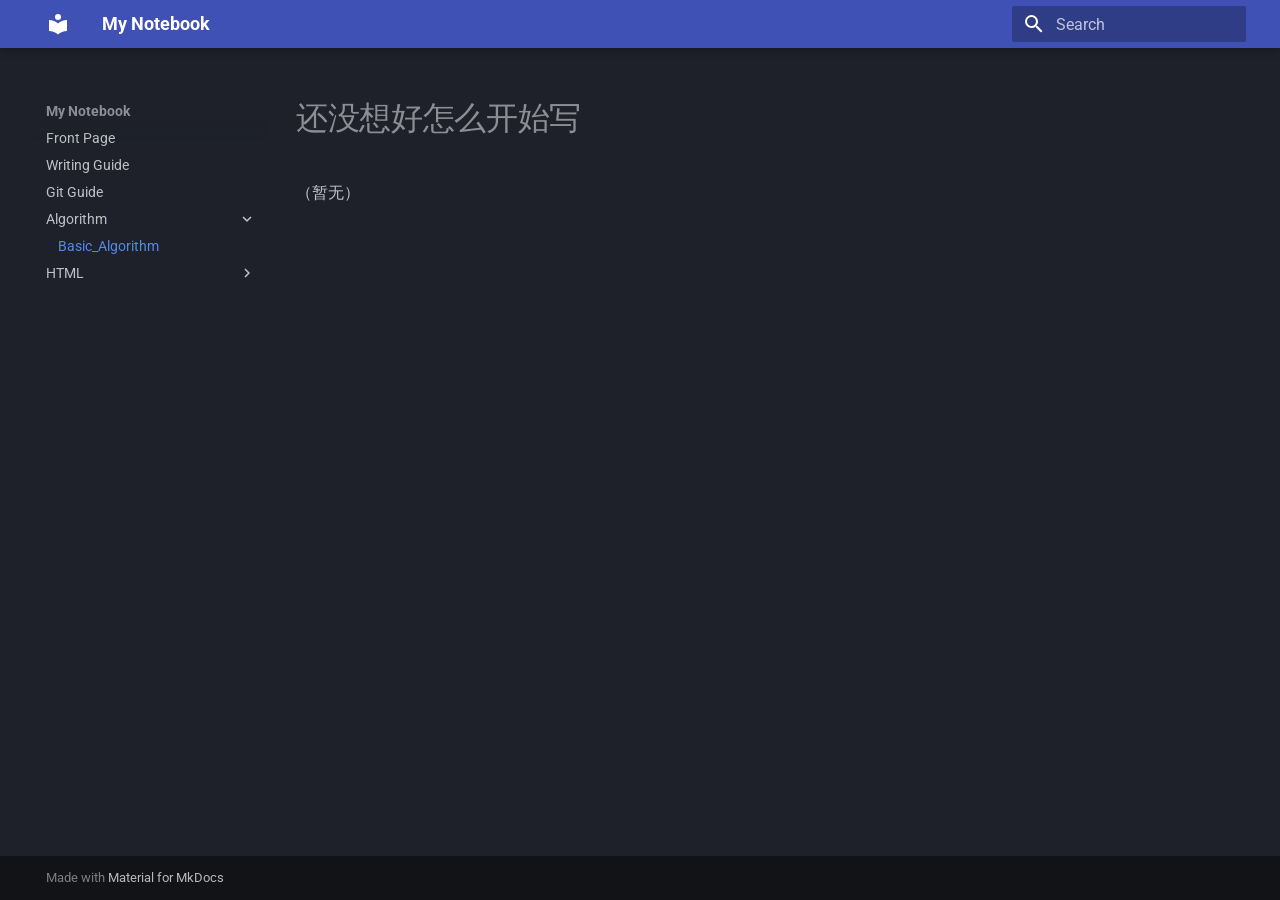
<file: site/Basic_Algorithm/index.html>
<!doctype html>
<html lang="en" class="no-js">
  <head>
    
      <meta charset="utf-8">
      <meta name="viewport" content="width=device-width,initial-scale=1">
      
      
      
      
        <link rel="prev" href="../Git/">
      
      
        <link rel="next" href="../HTML/">
      
      
        
      
      
      <link rel="icon" href="../assets/images/favicon.png">
      <meta name="generator" content="mkdocs-1.6.1, mkdocs-material-9.7.6">
    
    
      
        <title>Basic_Algorithm - My Notebook</title>
      
    
    
      <link rel="stylesheet" href="../assets/stylesheets/main.484c7ddc.min.css">
      
        
        <link rel="stylesheet" href="../assets/stylesheets/palette.ab4e12ef.min.css">
      
      


    
    
      
    
    
      
        
        
        <link rel="preconnect" href="https://fonts.gstatic.com" crossorigin>
        <link rel="stylesheet" href="https://fonts.googleapis.com/css?family=Roboto:300,300i,400,400i,700,700i%7CRoboto+Mono:400,400i,700,700i&display=fallback">
        <style>:root{--md-text-font:"Roboto";--md-code-font:"Roboto Mono"}</style>
      
    
    
      <link rel="stylesheet" href="../stylesheets/extra.css">
    
    <script>__md_scope=new URL("..",location),__md_hash=e=>[...e].reduce(((e,_)=>(e<<5)-e+_.charCodeAt(0)),0),__md_get=(e,_=localStorage,t=__md_scope)=>JSON.parse(_.getItem(t.pathname+"."+e)),__md_set=(e,_,t=localStorage,a=__md_scope)=>{try{t.setItem(a.pathname+"."+e,JSON.stringify(_))}catch(e){}}</script>
    
      

    
    
  </head>
  
  
    
    
    
    
    
    <body dir="ltr" data-md-color-scheme="slate" data-md-color-primary="indigo" data-md-color-accent="indigo">
  
    
    <input class="md-toggle" data-md-toggle="drawer" type="checkbox" id="__drawer" autocomplete="off">
    <input class="md-toggle" data-md-toggle="search" type="checkbox" id="__search" autocomplete="off">
    <label class="md-overlay" for="__drawer"></label>
    <div data-md-component="skip">
      
        
        <a href="#_1" class="md-skip">
          Skip to content
        </a>
      
    </div>
    <div data-md-component="announce">
      
    </div>
    
    
      

  

<header class="md-header md-header--shadow" data-md-component="header">
  <nav class="md-header__inner md-grid" aria-label="Header">
    <a href=".." title="My Notebook" class="md-header__button md-logo" aria-label="My Notebook" data-md-component="logo">
      
  
  <svg xmlns="http://www.w3.org/2000/svg" viewBox="0 0 24 24"><path d="M12 8a3 3 0 0 0 3-3 3 3 0 0 0-3-3 3 3 0 0 0-3 3 3 3 0 0 0 3 3m0 3.54C9.64 9.35 6.5 8 3 8v11c3.5 0 6.64 1.35 9 3.54 2.36-2.19 5.5-3.54 9-3.54V8c-3.5 0-6.64 1.35-9 3.54"/></svg>

    </a>
    <label class="md-header__button md-icon" for="__drawer">
      
      <svg xmlns="http://www.w3.org/2000/svg" viewBox="0 0 24 24"><path d="M3 6h18v2H3zm0 5h18v2H3zm0 5h18v2H3z"/></svg>
    </label>
    <div class="md-header__title" data-md-component="header-title">
      <div class="md-header__ellipsis">
        <div class="md-header__topic">
          <span class="md-ellipsis">
            My Notebook
          </span>
        </div>
        <div class="md-header__topic" data-md-component="header-topic">
          <span class="md-ellipsis">
            
              Basic_Algorithm
            
          </span>
        </div>
      </div>
    </div>
    
      
    
    
    
    
      
      
        <label class="md-header__button md-icon" for="__search">
          
          <svg xmlns="http://www.w3.org/2000/svg" viewBox="0 0 24 24"><path d="M9.5 3A6.5 6.5 0 0 1 16 9.5c0 1.61-.59 3.09-1.56 4.23l.27.27h.79l5 5-1.5 1.5-5-5v-.79l-.27-.27A6.52 6.52 0 0 1 9.5 16 6.5 6.5 0 0 1 3 9.5 6.5 6.5 0 0 1 9.5 3m0 2C7 5 5 7 5 9.5S7 14 9.5 14 14 12 14 9.5 12 5 9.5 5"/></svg>
        </label>
        <div class="md-search" data-md-component="search" role="dialog">
  <label class="md-search__overlay" for="__search"></label>
  <div class="md-search__inner" role="search">
    <form class="md-search__form" name="search">
      <input type="text" class="md-search__input" name="query" aria-label="Search" placeholder="Search" autocapitalize="off" autocorrect="off" autocomplete="off" spellcheck="false" data-md-component="search-query" required>
      <label class="md-search__icon md-icon" for="__search">
        
        <svg xmlns="http://www.w3.org/2000/svg" viewBox="0 0 24 24"><path d="M9.5 3A6.5 6.5 0 0 1 16 9.5c0 1.61-.59 3.09-1.56 4.23l.27.27h.79l5 5-1.5 1.5-5-5v-.79l-.27-.27A6.52 6.52 0 0 1 9.5 16 6.5 6.5 0 0 1 3 9.5 6.5 6.5 0 0 1 9.5 3m0 2C7 5 5 7 5 9.5S7 14 9.5 14 14 12 14 9.5 12 5 9.5 5"/></svg>
        
        <svg xmlns="http://www.w3.org/2000/svg" viewBox="0 0 24 24"><path d="M20 11v2H8l5.5 5.5-1.42 1.42L4.16 12l7.92-7.92L13.5 5.5 8 11z"/></svg>
      </label>
      <nav class="md-search__options" aria-label="Search">
        
        <button type="reset" class="md-search__icon md-icon" title="Clear" aria-label="Clear" tabindex="-1">
          
          <svg xmlns="http://www.w3.org/2000/svg" viewBox="0 0 24 24"><path d="M19 6.41 17.59 5 12 10.59 6.41 5 5 6.41 10.59 12 5 17.59 6.41 19 12 13.41 17.59 19 19 17.59 13.41 12z"/></svg>
        </button>
      </nav>
      
    </form>
    <div class="md-search__output">
      <div class="md-search__scrollwrap" tabindex="0" data-md-scrollfix>
        <div class="md-search-result" data-md-component="search-result">
          <div class="md-search-result__meta">
            Initializing search
          </div>
          <ol class="md-search-result__list" role="presentation"></ol>
        </div>
      </div>
    </div>
  </div>
</div>
      
    
    
  </nav>
  
</header>
    
    <div class="md-container" data-md-component="container">
      
      
        
          
        
      
      <main class="md-main" data-md-component="main">
        <div class="md-main__inner md-grid">
          
            
              
              <div class="md-sidebar md-sidebar--primary" data-md-component="sidebar" data-md-type="navigation" >
                <div class="md-sidebar__scrollwrap">
                  <div class="md-sidebar__inner">
                    



<nav class="md-nav md-nav--primary" aria-label="Navigation" data-md-level="0">
  <label class="md-nav__title" for="__drawer">
    <a href=".." title="My Notebook" class="md-nav__button md-logo" aria-label="My Notebook" data-md-component="logo">
      
  
  <svg xmlns="http://www.w3.org/2000/svg" viewBox="0 0 24 24"><path d="M12 8a3 3 0 0 0 3-3 3 3 0 0 0-3-3 3 3 0 0 0-3 3 3 3 0 0 0 3 3m0 3.54C9.64 9.35 6.5 8 3 8v11c3.5 0 6.64 1.35 9 3.54 2.36-2.19 5.5-3.54 9-3.54V8c-3.5 0-6.64 1.35-9 3.54"/></svg>

    </a>
    My Notebook
  </label>
  
  <ul class="md-nav__list" data-md-scrollfix>
    
      
      
  
  
  
  
    <li class="md-nav__item">
      <a href=".." class="md-nav__link">
        
  
  
  <span class="md-ellipsis">
    
  
    Front Page
  

    
  </span>
  
  

      </a>
    </li>
  

    
      
      
  
  
  
  
    <li class="md-nav__item">
      <a href="../markdown_guide/" class="md-nav__link">
        
  
  
  <span class="md-ellipsis">
    
  
    Writing Guide
  

    
  </span>
  
  

      </a>
    </li>
  

    
      
      
  
  
  
  
    <li class="md-nav__item">
      <a href="../Git/" class="md-nav__link">
        
  
  
  <span class="md-ellipsis">
    
  
    Git Guide
  

    
  </span>
  
  

      </a>
    </li>
  

    
      
      
  
  
    
  
  
  
    
    
    
    
    
    <li class="md-nav__item md-nav__item--active md-nav__item--nested">
      
        
        
        <input class="md-nav__toggle md-toggle " type="checkbox" id="__nav_4" checked>
        
          
          <label class="md-nav__link" for="__nav_4" id="__nav_4_label" tabindex="0">
            
  
  
  <span class="md-ellipsis">
    
  
    Algorithm
  

    
  </span>
  
  

            <span class="md-nav__icon md-icon"></span>
          </label>
        
        <nav class="md-nav" data-md-level="1" aria-labelledby="__nav_4_label" aria-expanded="true">
          <label class="md-nav__title" for="__nav_4">
            <span class="md-nav__icon md-icon"></span>
            
  
    Algorithm
  

          </label>
          <ul class="md-nav__list" data-md-scrollfix>
            
              
                
  
  
    
  
  
  
    <li class="md-nav__item md-nav__item--active">
      
      <input class="md-nav__toggle md-toggle" type="checkbox" id="__toc">
      
      
        
      
      
      <a href="./" class="md-nav__link md-nav__link--active">
        
  
  
  <span class="md-ellipsis">
    
  
    Basic_Algorithm
  

    
  </span>
  
  

      </a>
      
    </li>
  

              
            
          </ul>
        </nav>
      
    </li>
  

    
      
      
  
  
  
  
    
    
    
    
    
    <li class="md-nav__item md-nav__item--nested">
      
        
        
        <input class="md-nav__toggle md-toggle " type="checkbox" id="__nav_5" >
        
          
          <label class="md-nav__link" for="__nav_5" id="__nav_5_label" tabindex="0">
            
  
  
  <span class="md-ellipsis">
    
  
    HTML
  

    
  </span>
  
  

            <span class="md-nav__icon md-icon"></span>
          </label>
        
        <nav class="md-nav" data-md-level="1" aria-labelledby="__nav_5_label" aria-expanded="false">
          <label class="md-nav__title" for="__nav_5">
            <span class="md-nav__icon md-icon"></span>
            
  
    HTML
  

          </label>
          <ul class="md-nav__list" data-md-scrollfix>
            
              
                
  
  
  
  
    <li class="md-nav__item">
      <a href="../HTML/" class="md-nav__link">
        
  
  
  <span class="md-ellipsis">
    
  
    Basic_HTML
  

    
  </span>
  
  

      </a>
    </li>
  

              
            
              
                
  
  
  
  
    <li class="md-nav__item">
      <a href="../HTML_textformat/" class="md-nav__link">
        
  
  
  <span class="md-ellipsis">
    
  
    Text_Format
  

    
  </span>
  
  

      </a>
    </li>
  

              
            
          </ul>
        </nav>
      
    </li>
  

    
  </ul>
</nav>
                  </div>
                </div>
              </div>
            
            
              
              <div class="md-sidebar md-sidebar--secondary" data-md-component="sidebar" data-md-type="toc" >
                <div class="md-sidebar__scrollwrap">
                  <div class="md-sidebar__inner">
                    

<nav class="md-nav md-nav--secondary" aria-label="Table of contents">
  
  
  
    
  
  
</nav>
                  </div>
                </div>
              </div>
            
          
          
            <div class="md-content" data-md-component="content">
              
              <article class="md-content__inner md-typeset">
                
                  



<h1 id="_1">还没想好怎么开始写</h1>
<p>（暂无）</p>












                
              </article>
            </div>
          
          
<script>var target=document.getElementById(location.hash.slice(1));target&&target.name&&(target.checked=target.name.startsWith("__tabbed_"))</script>
        </div>
        
      </main>
      
        <footer class="md-footer">
  
  <div class="md-footer-meta md-typeset">
    <div class="md-footer-meta__inner md-grid">
      <div class="md-copyright">
  
  
    Made with
    <a href="https://squidfunk.github.io/mkdocs-material/" target="_blank" rel="noopener">
      Material for MkDocs
    </a>
  
</div>
      
    </div>
  </div>
</footer>
      
    </div>
    <div class="md-dialog" data-md-component="dialog">
      <div class="md-dialog__inner md-typeset"></div>
    </div>
    
    
    
      
      
      <script id="__config" type="application/json">{"annotate": null, "base": "..", "features": [], "search": "../assets/javascripts/workers/search.2c215733.min.js", "tags": null, "translations": {"clipboard.copied": "Copied to clipboard", "clipboard.copy": "Copy to clipboard", "search.result.more.one": "1 more on this page", "search.result.more.other": "# more on this page", "search.result.none": "No matching documents", "search.result.one": "1 matching document", "search.result.other": "# matching documents", "search.result.placeholder": "Type to start searching", "search.result.term.missing": "Missing", "select.version": "Select version"}, "version": null}</script>
    
    
      <script src="../assets/javascripts/bundle.79ae519e.min.js"></script>
      
    
  </body>
</html>
</file>
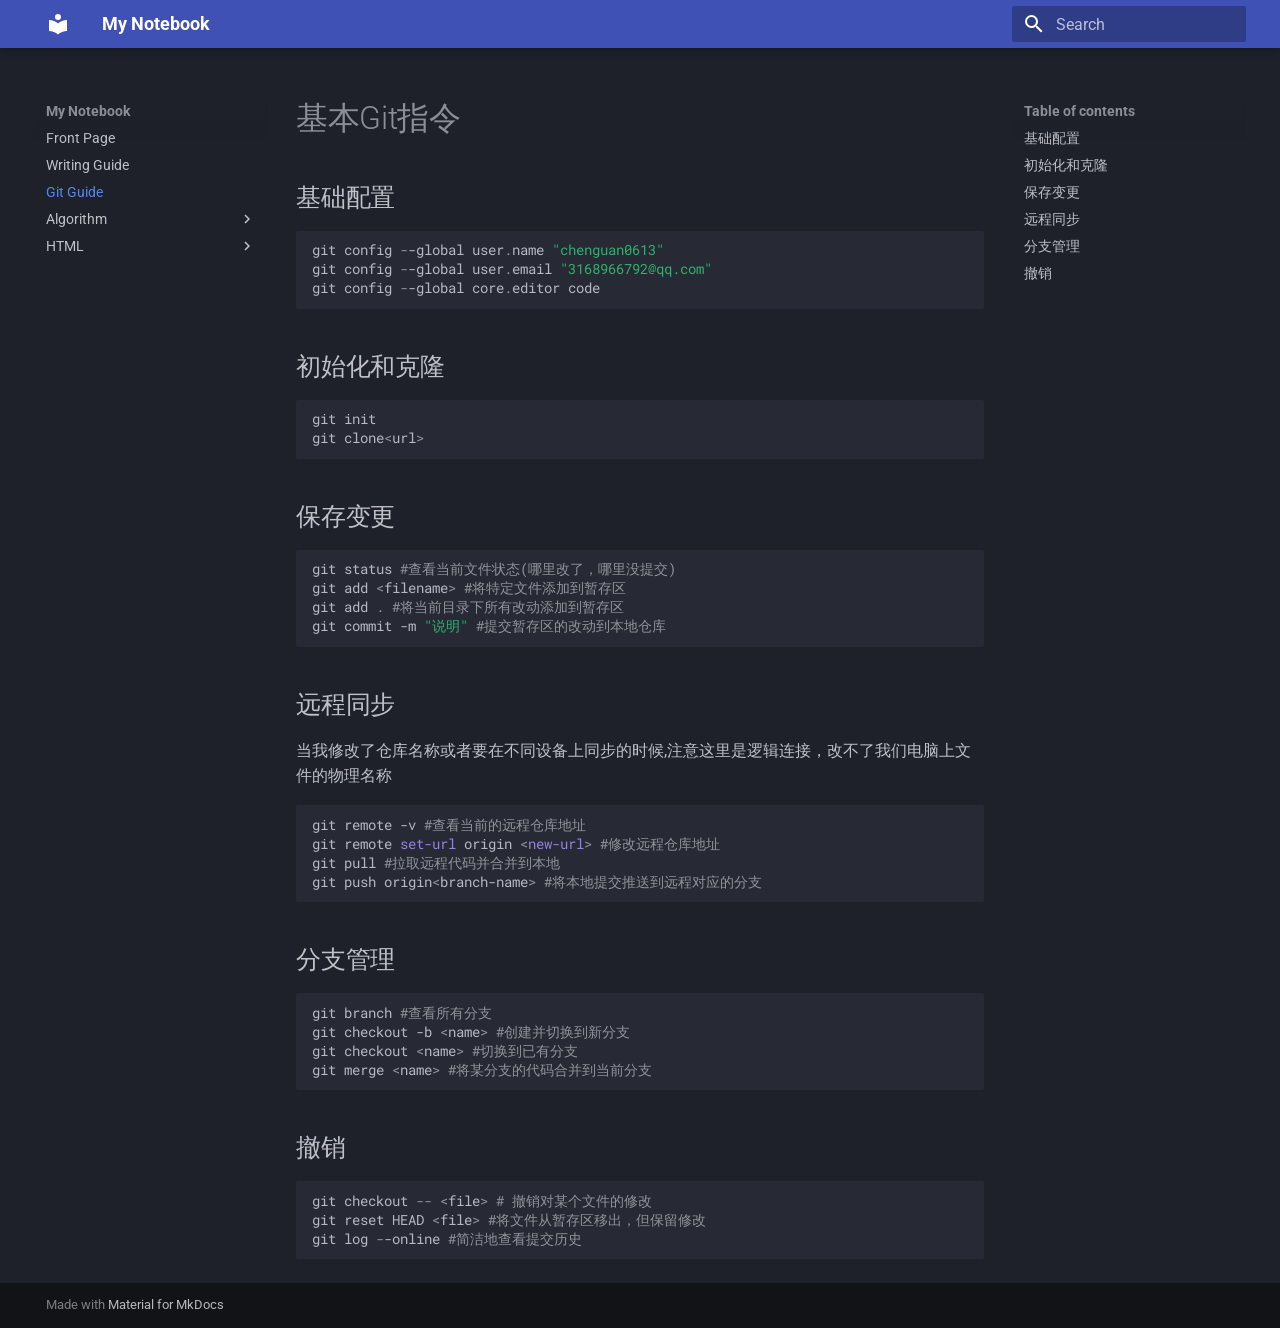
<file: site/Git/index.html>
<!doctype html>
<html lang="en" class="no-js">
  <head>
    
      <meta charset="utf-8">
      <meta name="viewport" content="width=device-width,initial-scale=1">
      
      
      
      
        <link rel="prev" href="../markdown_guide/">
      
      
        <link rel="next" href="../Basic_Algorithm/">
      
      
        
      
      
      <link rel="icon" href="../assets/images/favicon.png">
      <meta name="generator" content="mkdocs-1.6.1, mkdocs-material-9.7.6">
    
    
      
        <title>Git Guide - My Notebook</title>
      
    
    
      <link rel="stylesheet" href="../assets/stylesheets/main.484c7ddc.min.css">
      
        
        <link rel="stylesheet" href="../assets/stylesheets/palette.ab4e12ef.min.css">
      
      


    
    
      
    
    
      
        
        
        <link rel="preconnect" href="https://fonts.gstatic.com" crossorigin>
        <link rel="stylesheet" href="https://fonts.googleapis.com/css?family=Roboto:300,300i,400,400i,700,700i%7CRoboto+Mono:400,400i,700,700i&display=fallback">
        <style>:root{--md-text-font:"Roboto";--md-code-font:"Roboto Mono"}</style>
      
    
    
      <link rel="stylesheet" href="../stylesheets/extra.css">
    
    <script>__md_scope=new URL("..",location),__md_hash=e=>[...e].reduce(((e,_)=>(e<<5)-e+_.charCodeAt(0)),0),__md_get=(e,_=localStorage,t=__md_scope)=>JSON.parse(_.getItem(t.pathname+"."+e)),__md_set=(e,_,t=localStorage,a=__md_scope)=>{try{t.setItem(a.pathname+"."+e,JSON.stringify(_))}catch(e){}}</script>
    
      

    
    
  </head>
  
  
    
    
    
    
    
    <body dir="ltr" data-md-color-scheme="slate" data-md-color-primary="indigo" data-md-color-accent="indigo">
  
    
    <input class="md-toggle" data-md-toggle="drawer" type="checkbox" id="__drawer" autocomplete="off">
    <input class="md-toggle" data-md-toggle="search" type="checkbox" id="__search" autocomplete="off">
    <label class="md-overlay" for="__drawer"></label>
    <div data-md-component="skip">
      
        
        <a href="#git" class="md-skip">
          Skip to content
        </a>
      
    </div>
    <div data-md-component="announce">
      
    </div>
    
    
      

  

<header class="md-header md-header--shadow" data-md-component="header">
  <nav class="md-header__inner md-grid" aria-label="Header">
    <a href=".." title="My Notebook" class="md-header__button md-logo" aria-label="My Notebook" data-md-component="logo">
      
  
  <svg xmlns="http://www.w3.org/2000/svg" viewBox="0 0 24 24"><path d="M12 8a3 3 0 0 0 3-3 3 3 0 0 0-3-3 3 3 0 0 0-3 3 3 3 0 0 0 3 3m0 3.54C9.64 9.35 6.5 8 3 8v11c3.5 0 6.64 1.35 9 3.54 2.36-2.19 5.5-3.54 9-3.54V8c-3.5 0-6.64 1.35-9 3.54"/></svg>

    </a>
    <label class="md-header__button md-icon" for="__drawer">
      
      <svg xmlns="http://www.w3.org/2000/svg" viewBox="0 0 24 24"><path d="M3 6h18v2H3zm0 5h18v2H3zm0 5h18v2H3z"/></svg>
    </label>
    <div class="md-header__title" data-md-component="header-title">
      <div class="md-header__ellipsis">
        <div class="md-header__topic">
          <span class="md-ellipsis">
            My Notebook
          </span>
        </div>
        <div class="md-header__topic" data-md-component="header-topic">
          <span class="md-ellipsis">
            
              Git Guide
            
          </span>
        </div>
      </div>
    </div>
    
      
    
    
    
    
      
      
        <label class="md-header__button md-icon" for="__search">
          
          <svg xmlns="http://www.w3.org/2000/svg" viewBox="0 0 24 24"><path d="M9.5 3A6.5 6.5 0 0 1 16 9.5c0 1.61-.59 3.09-1.56 4.23l.27.27h.79l5 5-1.5 1.5-5-5v-.79l-.27-.27A6.52 6.52 0 0 1 9.5 16 6.5 6.5 0 0 1 3 9.5 6.5 6.5 0 0 1 9.5 3m0 2C7 5 5 7 5 9.5S7 14 9.5 14 14 12 14 9.5 12 5 9.5 5"/></svg>
        </label>
        <div class="md-search" data-md-component="search" role="dialog">
  <label class="md-search__overlay" for="__search"></label>
  <div class="md-search__inner" role="search">
    <form class="md-search__form" name="search">
      <input type="text" class="md-search__input" name="query" aria-label="Search" placeholder="Search" autocapitalize="off" autocorrect="off" autocomplete="off" spellcheck="false" data-md-component="search-query" required>
      <label class="md-search__icon md-icon" for="__search">
        
        <svg xmlns="http://www.w3.org/2000/svg" viewBox="0 0 24 24"><path d="M9.5 3A6.5 6.5 0 0 1 16 9.5c0 1.61-.59 3.09-1.56 4.23l.27.27h.79l5 5-1.5 1.5-5-5v-.79l-.27-.27A6.52 6.52 0 0 1 9.5 16 6.5 6.5 0 0 1 3 9.5 6.5 6.5 0 0 1 9.5 3m0 2C7 5 5 7 5 9.5S7 14 9.5 14 14 12 14 9.5 12 5 9.5 5"/></svg>
        
        <svg xmlns="http://www.w3.org/2000/svg" viewBox="0 0 24 24"><path d="M20 11v2H8l5.5 5.5-1.42 1.42L4.16 12l7.92-7.92L13.5 5.5 8 11z"/></svg>
      </label>
      <nav class="md-search__options" aria-label="Search">
        
        <button type="reset" class="md-search__icon md-icon" title="Clear" aria-label="Clear" tabindex="-1">
          
          <svg xmlns="http://www.w3.org/2000/svg" viewBox="0 0 24 24"><path d="M19 6.41 17.59 5 12 10.59 6.41 5 5 6.41 10.59 12 5 17.59 6.41 19 12 13.41 17.59 19 19 17.59 13.41 12z"/></svg>
        </button>
      </nav>
      
    </form>
    <div class="md-search__output">
      <div class="md-search__scrollwrap" tabindex="0" data-md-scrollfix>
        <div class="md-search-result" data-md-component="search-result">
          <div class="md-search-result__meta">
            Initializing search
          </div>
          <ol class="md-search-result__list" role="presentation"></ol>
        </div>
      </div>
    </div>
  </div>
</div>
      
    
    
  </nav>
  
</header>
    
    <div class="md-container" data-md-component="container">
      
      
        
          
        
      
      <main class="md-main" data-md-component="main">
        <div class="md-main__inner md-grid">
          
            
              
              <div class="md-sidebar md-sidebar--primary" data-md-component="sidebar" data-md-type="navigation" >
                <div class="md-sidebar__scrollwrap">
                  <div class="md-sidebar__inner">
                    



<nav class="md-nav md-nav--primary" aria-label="Navigation" data-md-level="0">
  <label class="md-nav__title" for="__drawer">
    <a href=".." title="My Notebook" class="md-nav__button md-logo" aria-label="My Notebook" data-md-component="logo">
      
  
  <svg xmlns="http://www.w3.org/2000/svg" viewBox="0 0 24 24"><path d="M12 8a3 3 0 0 0 3-3 3 3 0 0 0-3-3 3 3 0 0 0-3 3 3 3 0 0 0 3 3m0 3.54C9.64 9.35 6.5 8 3 8v11c3.5 0 6.64 1.35 9 3.54 2.36-2.19 5.5-3.54 9-3.54V8c-3.5 0-6.64 1.35-9 3.54"/></svg>

    </a>
    My Notebook
  </label>
  
  <ul class="md-nav__list" data-md-scrollfix>
    
      
      
  
  
  
  
    <li class="md-nav__item">
      <a href=".." class="md-nav__link">
        
  
  
  <span class="md-ellipsis">
    
  
    Front Page
  

    
  </span>
  
  

      </a>
    </li>
  

    
      
      
  
  
  
  
    <li class="md-nav__item">
      <a href="../markdown_guide/" class="md-nav__link">
        
  
  
  <span class="md-ellipsis">
    
  
    Writing Guide
  

    
  </span>
  
  

      </a>
    </li>
  

    
      
      
  
  
    
  
  
  
    <li class="md-nav__item md-nav__item--active">
      
      <input class="md-nav__toggle md-toggle" type="checkbox" id="__toc">
      
      
        
      
      
        <label class="md-nav__link md-nav__link--active" for="__toc">
          
  
  
  <span class="md-ellipsis">
    
  
    Git Guide
  

    
  </span>
  
  

          <span class="md-nav__icon md-icon"></span>
        </label>
      
      <a href="./" class="md-nav__link md-nav__link--active">
        
  
  
  <span class="md-ellipsis">
    
  
    Git Guide
  

    
  </span>
  
  

      </a>
      
        

<nav class="md-nav md-nav--secondary" aria-label="Table of contents">
  
  
  
    
  
  
    <label class="md-nav__title" for="__toc">
      <span class="md-nav__icon md-icon"></span>
      Table of contents
    </label>
    <ul class="md-nav__list" data-md-component="toc" data-md-scrollfix>
      
        <li class="md-nav__item">
  <a href="#_1" class="md-nav__link">
    <span class="md-ellipsis">
      
        基础配置
      
    </span>
  </a>
  
</li>
      
        <li class="md-nav__item">
  <a href="#_2" class="md-nav__link">
    <span class="md-ellipsis">
      
        初始化和克隆
      
    </span>
  </a>
  
</li>
      
        <li class="md-nav__item">
  <a href="#_3" class="md-nav__link">
    <span class="md-ellipsis">
      
        保存变更
      
    </span>
  </a>
  
</li>
      
        <li class="md-nav__item">
  <a href="#_4" class="md-nav__link">
    <span class="md-ellipsis">
      
        远程同步
      
    </span>
  </a>
  
</li>
      
        <li class="md-nav__item">
  <a href="#_5" class="md-nav__link">
    <span class="md-ellipsis">
      
        分支管理
      
    </span>
  </a>
  
</li>
      
        <li class="md-nav__item">
  <a href="#_6" class="md-nav__link">
    <span class="md-ellipsis">
      
        撤销
      
    </span>
  </a>
  
</li>
      
    </ul>
  
</nav>
      
    </li>
  

    
      
      
  
  
  
  
    
    
    
    
    
    <li class="md-nav__item md-nav__item--nested">
      
        
        
        <input class="md-nav__toggle md-toggle " type="checkbox" id="__nav_4" >
        
          
          <label class="md-nav__link" for="__nav_4" id="__nav_4_label" tabindex="0">
            
  
  
  <span class="md-ellipsis">
    
  
    Algorithm
  

    
  </span>
  
  

            <span class="md-nav__icon md-icon"></span>
          </label>
        
        <nav class="md-nav" data-md-level="1" aria-labelledby="__nav_4_label" aria-expanded="false">
          <label class="md-nav__title" for="__nav_4">
            <span class="md-nav__icon md-icon"></span>
            
  
    Algorithm
  

          </label>
          <ul class="md-nav__list" data-md-scrollfix>
            
              
                
  
  
  
  
    <li class="md-nav__item">
      <a href="../Basic_Algorithm/" class="md-nav__link">
        
  
  
  <span class="md-ellipsis">
    
  
    Basic_Algorithm
  

    
  </span>
  
  

      </a>
    </li>
  

              
            
          </ul>
        </nav>
      
    </li>
  

    
      
      
  
  
  
  
    
    
    
    
    
    <li class="md-nav__item md-nav__item--nested">
      
        
        
        <input class="md-nav__toggle md-toggle " type="checkbox" id="__nav_5" >
        
          
          <label class="md-nav__link" for="__nav_5" id="__nav_5_label" tabindex="0">
            
  
  
  <span class="md-ellipsis">
    
  
    HTML
  

    
  </span>
  
  

            <span class="md-nav__icon md-icon"></span>
          </label>
        
        <nav class="md-nav" data-md-level="1" aria-labelledby="__nav_5_label" aria-expanded="false">
          <label class="md-nav__title" for="__nav_5">
            <span class="md-nav__icon md-icon"></span>
            
  
    HTML
  

          </label>
          <ul class="md-nav__list" data-md-scrollfix>
            
              
                
  
  
  
  
    <li class="md-nav__item">
      <a href="../HTML/" class="md-nav__link">
        
  
  
  <span class="md-ellipsis">
    
  
    Basic_HTML
  

    
  </span>
  
  

      </a>
    </li>
  

              
            
              
                
  
  
  
  
    <li class="md-nav__item">
      <a href="../HTML_textformat/" class="md-nav__link">
        
  
  
  <span class="md-ellipsis">
    
  
    Text_Format
  

    
  </span>
  
  

      </a>
    </li>
  

              
            
          </ul>
        </nav>
      
    </li>
  

    
  </ul>
</nav>
                  </div>
                </div>
              </div>
            
            
              
              <div class="md-sidebar md-sidebar--secondary" data-md-component="sidebar" data-md-type="toc" >
                <div class="md-sidebar__scrollwrap">
                  <div class="md-sidebar__inner">
                    

<nav class="md-nav md-nav--secondary" aria-label="Table of contents">
  
  
  
    
  
  
    <label class="md-nav__title" for="__toc">
      <span class="md-nav__icon md-icon"></span>
      Table of contents
    </label>
    <ul class="md-nav__list" data-md-component="toc" data-md-scrollfix>
      
        <li class="md-nav__item">
  <a href="#_1" class="md-nav__link">
    <span class="md-ellipsis">
      
        基础配置
      
    </span>
  </a>
  
</li>
      
        <li class="md-nav__item">
  <a href="#_2" class="md-nav__link">
    <span class="md-ellipsis">
      
        初始化和克隆
      
    </span>
  </a>
  
</li>
      
        <li class="md-nav__item">
  <a href="#_3" class="md-nav__link">
    <span class="md-ellipsis">
      
        保存变更
      
    </span>
  </a>
  
</li>
      
        <li class="md-nav__item">
  <a href="#_4" class="md-nav__link">
    <span class="md-ellipsis">
      
        远程同步
      
    </span>
  </a>
  
</li>
      
        <li class="md-nav__item">
  <a href="#_5" class="md-nav__link">
    <span class="md-ellipsis">
      
        分支管理
      
    </span>
  </a>
  
</li>
      
        <li class="md-nav__item">
  <a href="#_6" class="md-nav__link">
    <span class="md-ellipsis">
      
        撤销
      
    </span>
  </a>
  
</li>
      
    </ul>
  
</nav>
                  </div>
                </div>
              </div>
            
          
          
            <div class="md-content" data-md-component="content">
              
              <article class="md-content__inner md-typeset">
                
                  



<h1 id="git">基本Git指令</h1>
<h2 id="_1">基础配置</h2>
<div class="language-powershell highlight"><pre><span></span><code><span id="__span-0-1"><a id="__codelineno-0-1" name="__codelineno-0-1" href="#__codelineno-0-1"></a><span class="n">git</span> <span class="n">config</span> <span class="p">-</span><span class="n">-global</span> <span class="n">user</span><span class="p">.</span><span class="n">name</span> <span class="s2">&quot;chenguan0613&quot;</span>
</span><span id="__span-0-2"><a id="__codelineno-0-2" name="__codelineno-0-2" href="#__codelineno-0-2"></a><span class="n">git</span> <span class="n">config</span> <span class="p">-</span><span class="n">-global</span> <span class="n">user</span><span class="p">.</span><span class="n">email</span> <span class="s2">&quot;3168966792@qq.com&quot;</span>
</span><span id="__span-0-3"><a id="__codelineno-0-3" name="__codelineno-0-3" href="#__codelineno-0-3"></a><span class="n">git</span> <span class="n">config</span> <span class="p">-</span><span class="n">-global</span> <span class="n">core</span><span class="p">.</span><span class="n">editor</span> <span class="n">code</span>
</span></code></pre></div>
<h2 id="_2">初始化和克隆</h2>
<div class="language-powershell highlight"><pre><span></span><code><span id="__span-1-1"><a id="__codelineno-1-1" name="__codelineno-1-1" href="#__codelineno-1-1"></a><span class="n">git</span> <span class="n">init</span>
</span><span id="__span-1-2"><a id="__codelineno-1-2" name="__codelineno-1-2" href="#__codelineno-1-2"></a><span class="n">git</span> <span class="n">clone</span><span class="p">&lt;</span><span class="n">url</span><span class="p">&gt;</span>
</span></code></pre></div>
<h2 id="_3">保存变更</h2>
<div class="language-powershell highlight"><pre><span></span><code><span id="__span-2-1"><a id="__codelineno-2-1" name="__codelineno-2-1" href="#__codelineno-2-1"></a><span class="n">git</span> <span class="n">status</span> <span class="c">#查看当前文件状态(哪里改了，哪里没提交)</span>
</span><span id="__span-2-2"><a id="__codelineno-2-2" name="__codelineno-2-2" href="#__codelineno-2-2"></a><span class="n">git</span> <span class="n">add</span> <span class="p">&lt;</span><span class="n">filename</span><span class="p">&gt;</span> <span class="c">#将特定文件添加到暂存区</span>
</span><span id="__span-2-3"><a id="__codelineno-2-3" name="__codelineno-2-3" href="#__codelineno-2-3"></a><span class="n">git</span> <span class="n">add</span> <span class="p">.</span> <span class="c">#将当前目录下所有改动添加到暂存区</span>
</span><span id="__span-2-4"><a id="__codelineno-2-4" name="__codelineno-2-4" href="#__codelineno-2-4"></a><span class="n">git</span> <span class="n">commit</span> <span class="n">-m</span> <span class="s2">&quot;说明&quot;</span> <span class="c">#提交暂存区的改动到本地仓库</span>
</span></code></pre></div>
<h2 id="_4">远程同步</h2>
<p>当我修改了仓库名称或者要在不同设备上同步的时候,注意这里是逻辑连接，改不了我们电脑上文件的物理名称
<div class="language-powershell highlight"><pre><span></span><code><span id="__span-3-1"><a id="__codelineno-3-1" name="__codelineno-3-1" href="#__codelineno-3-1"></a><span class="n">git</span> <span class="n">remote</span> <span class="n">-v</span> <span class="c">#查看当前的远程仓库地址</span>
</span><span id="__span-3-2"><a id="__codelineno-3-2" name="__codelineno-3-2" href="#__codelineno-3-2"></a><span class="n">git</span> <span class="n">remote</span> <span class="nb">set-url</span> <span class="n">origin</span> <span class="p">&lt;</span><span class="nb">new-url</span><span class="p">&gt;</span> <span class="c">#修改远程仓库地址</span>
</span><span id="__span-3-3"><a id="__codelineno-3-3" name="__codelineno-3-3" href="#__codelineno-3-3"></a><span class="n">git</span> <span class="n">pull</span> <span class="c">#拉取远程代码并合并到本地</span>
</span><span id="__span-3-4"><a id="__codelineno-3-4" name="__codelineno-3-4" href="#__codelineno-3-4"></a><span class="n">git</span> <span class="n">push</span> <span class="n">origin</span><span class="p">&lt;</span><span class="n">branch-name</span><span class="p">&gt;</span> <span class="c">#将本地提交推送到远程对应的分支</span>
</span></code></pre></div></p>
<h2 id="_5">分支管理</h2>
<div class="language-powershell highlight"><pre><span></span><code><span id="__span-4-1"><a id="__codelineno-4-1" name="__codelineno-4-1" href="#__codelineno-4-1"></a><span class="n">git</span> <span class="n">branch</span> <span class="c">#查看所有分支</span>
</span><span id="__span-4-2"><a id="__codelineno-4-2" name="__codelineno-4-2" href="#__codelineno-4-2"></a><span class="n">git</span> <span class="n">checkout</span> <span class="n">-b</span> <span class="p">&lt;</span><span class="n">name</span><span class="p">&gt;</span> <span class="c">#创建并切换到新分支</span>
</span><span id="__span-4-3"><a id="__codelineno-4-3" name="__codelineno-4-3" href="#__codelineno-4-3"></a><span class="n">git</span> <span class="n">checkout</span> <span class="p">&lt;</span><span class="n">name</span><span class="p">&gt;</span> <span class="c">#切换到已有分支</span>
</span><span id="__span-4-4"><a id="__codelineno-4-4" name="__codelineno-4-4" href="#__codelineno-4-4"></a><span class="n">git</span> <span class="n">merge</span> <span class="p">&lt;</span><span class="n">name</span><span class="p">&gt;</span> <span class="c">#将某分支的代码合并到当前分支</span>
</span></code></pre></div>
<h2 id="_6">撤销</h2>
<div class="language-powershell highlight"><pre><span></span><code><span id="__span-5-1"><a id="__codelineno-5-1" name="__codelineno-5-1" href="#__codelineno-5-1"></a><span class="n">git</span> <span class="n">checkout</span> <span class="p">--</span> <span class="p">&lt;</span><span class="n">file</span><span class="p">&gt;</span> <span class="c"># 撤销对某个文件的修改</span>
</span><span id="__span-5-2"><a id="__codelineno-5-2" name="__codelineno-5-2" href="#__codelineno-5-2"></a><span class="n">git</span> <span class="n">reset</span> <span class="n">HEAD</span> <span class="p">&lt;</span><span class="n">file</span><span class="p">&gt;</span> <span class="c">#将文件从暂存区移出，但保留修改</span>
</span><span id="__span-5-3"><a id="__codelineno-5-3" name="__codelineno-5-3" href="#__codelineno-5-3"></a><span class="n">git</span> <span class="n">log</span> <span class="p">-</span><span class="n">-online</span> <span class="c">#简洁地查看提交历史</span>
</span></code></pre></div>












                
              </article>
            </div>
          
          
<script>var target=document.getElementById(location.hash.slice(1));target&&target.name&&(target.checked=target.name.startsWith("__tabbed_"))</script>
        </div>
        
      </main>
      
        <footer class="md-footer">
  
  <div class="md-footer-meta md-typeset">
    <div class="md-footer-meta__inner md-grid">
      <div class="md-copyright">
  
  
    Made with
    <a href="https://squidfunk.github.io/mkdocs-material/" target="_blank" rel="noopener">
      Material for MkDocs
    </a>
  
</div>
      
    </div>
  </div>
</footer>
      
    </div>
    <div class="md-dialog" data-md-component="dialog">
      <div class="md-dialog__inner md-typeset"></div>
    </div>
    
    
    
      
      
      <script id="__config" type="application/json">{"annotate": null, "base": "..", "features": [], "search": "../assets/javascripts/workers/search.2c215733.min.js", "tags": null, "translations": {"clipboard.copied": "Copied to clipboard", "clipboard.copy": "Copy to clipboard", "search.result.more.one": "1 more on this page", "search.result.more.other": "# more on this page", "search.result.none": "No matching documents", "search.result.one": "1 matching document", "search.result.other": "# matching documents", "search.result.placeholder": "Type to start searching", "search.result.term.missing": "Missing", "select.version": "Select version"}, "version": null}</script>
    
    
      <script src="../assets/javascripts/bundle.79ae519e.min.js"></script>
      
    
  </body>
</html>
</file>
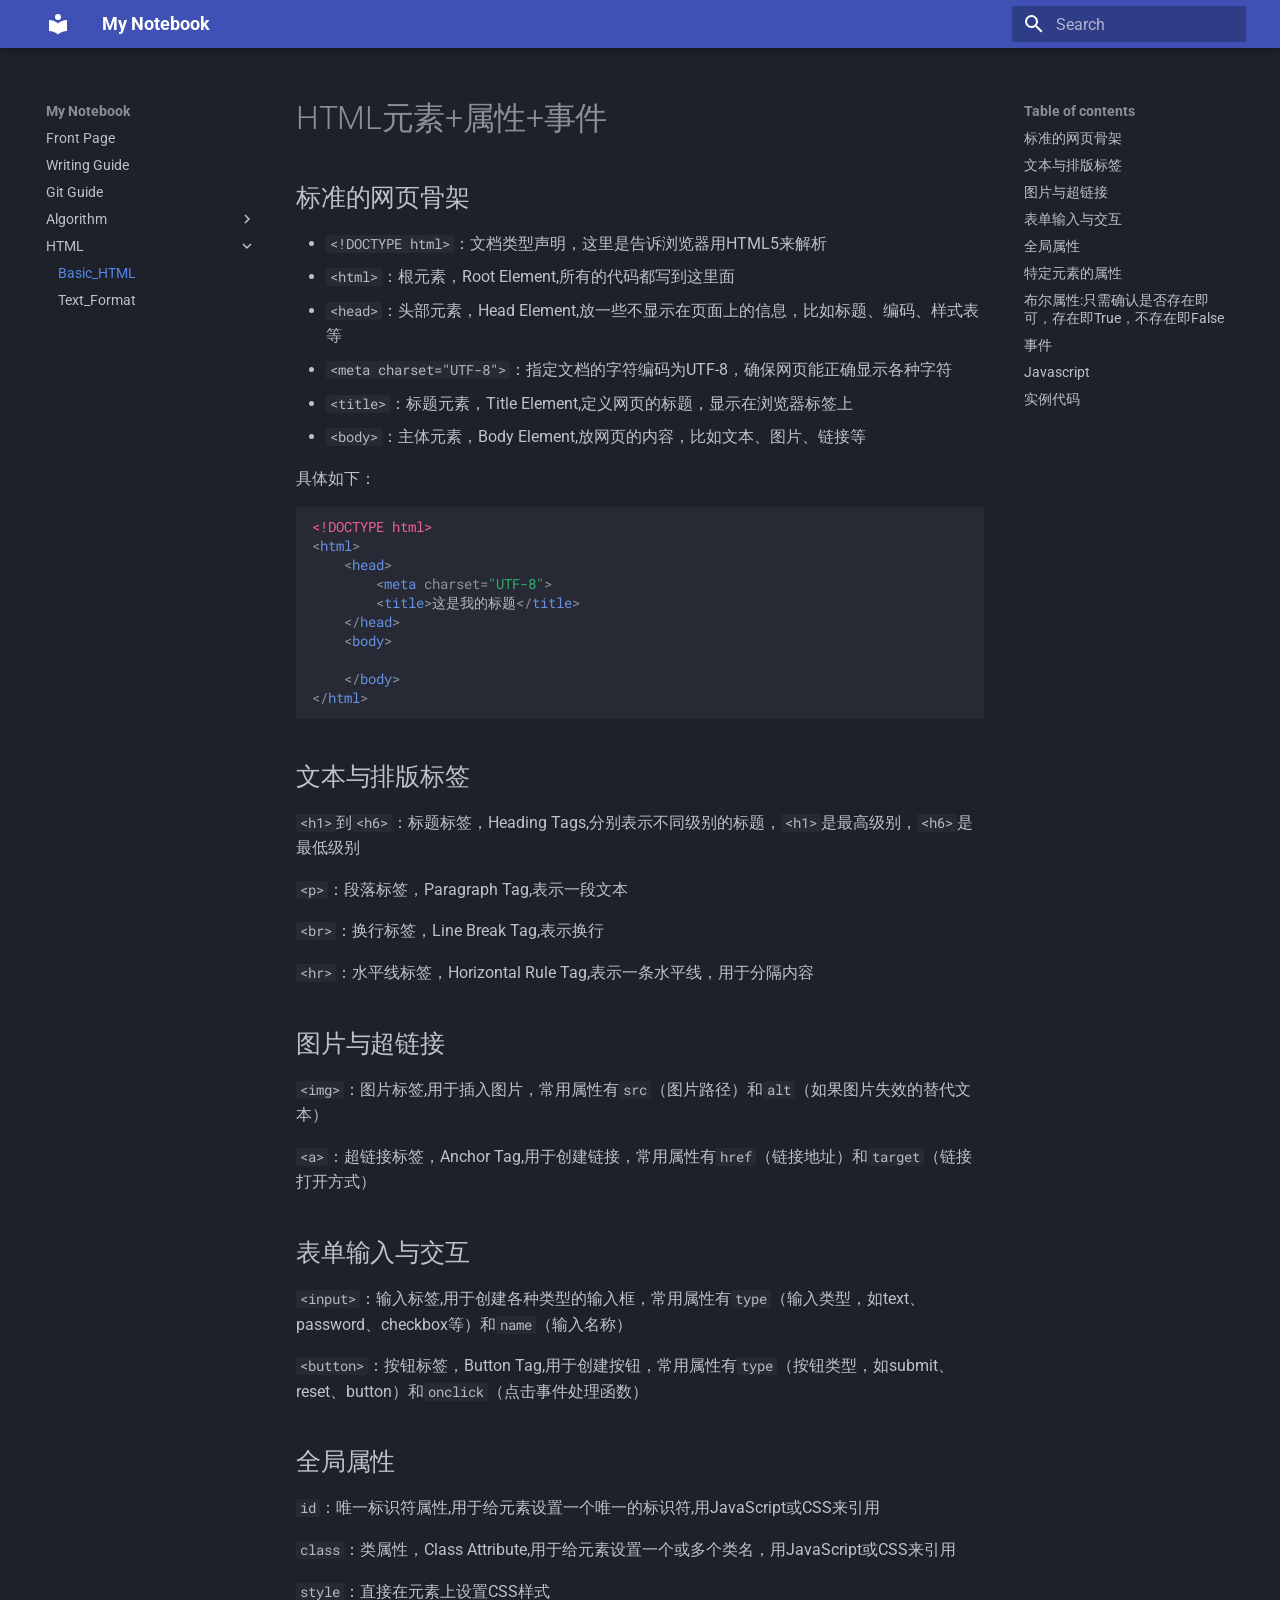
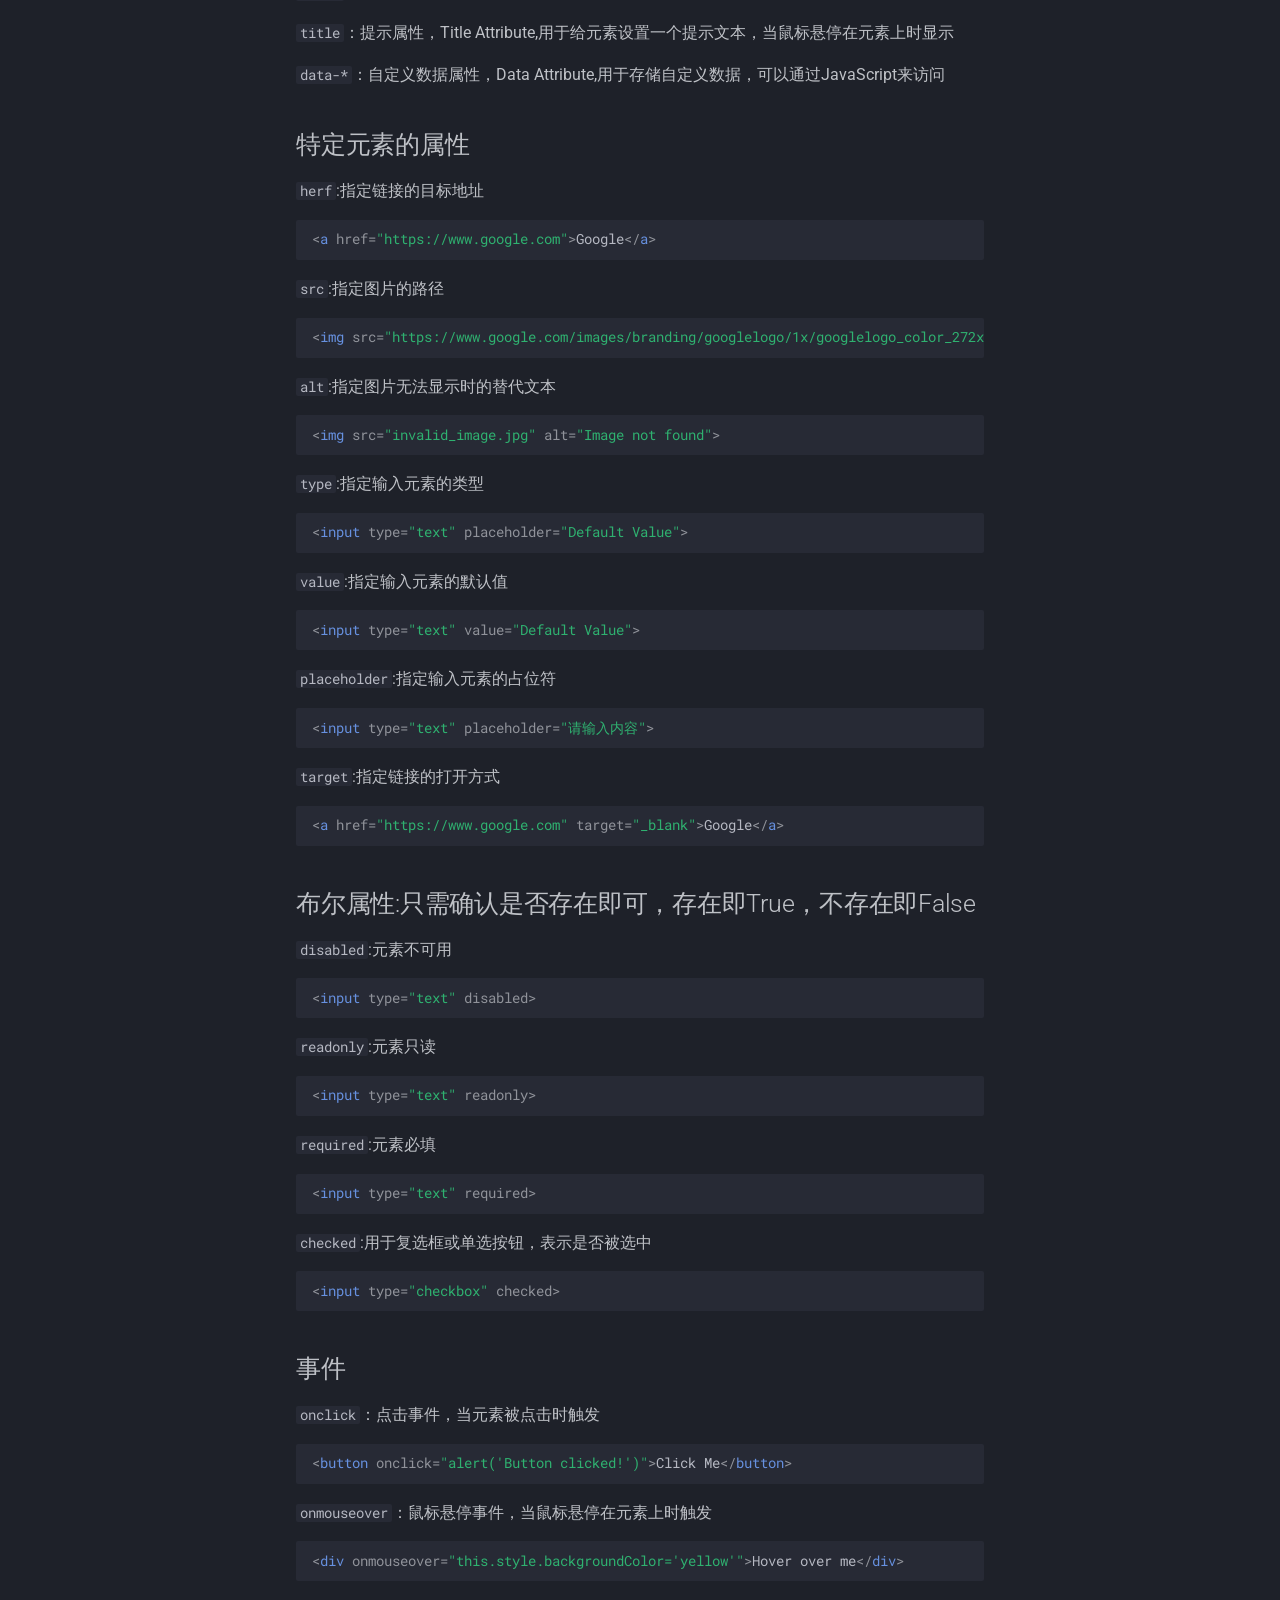
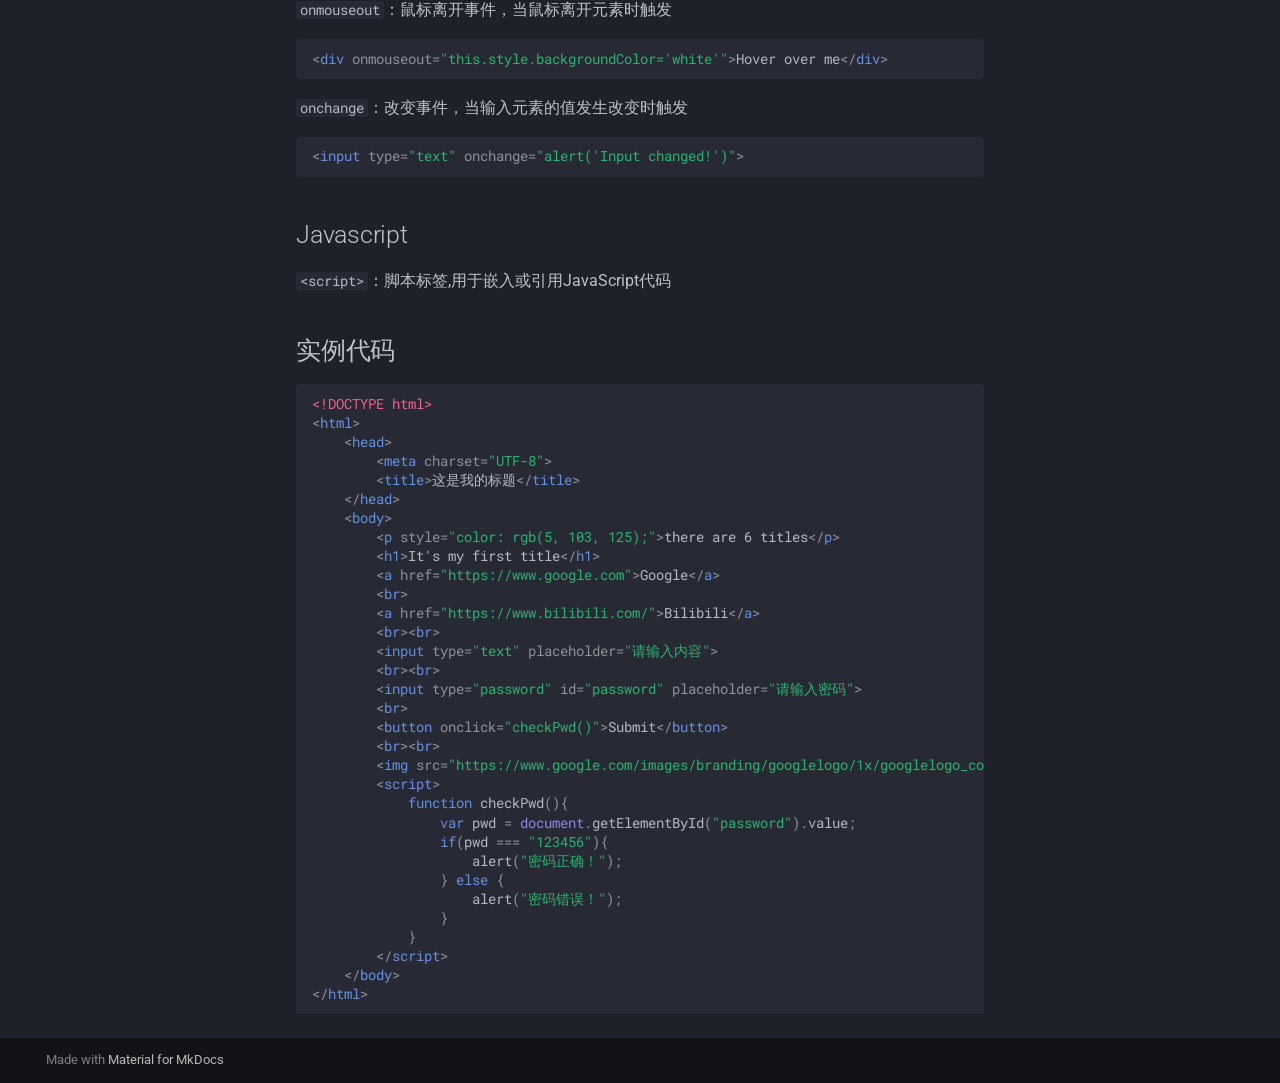
<file: site/HTML/index.html>
<!doctype html>
<html lang="en" class="no-js">
  <head>
    
      <meta charset="utf-8">
      <meta name="viewport" content="width=device-width,initial-scale=1">
      
      
      
      
        <link rel="prev" href="../Basic_Algorithm/">
      
      
        <link rel="next" href="../HTML_textformat/">
      
      
        
      
      
      <link rel="icon" href="../assets/images/favicon.png">
      <meta name="generator" content="mkdocs-1.6.1, mkdocs-material-9.7.6">
    
    
      
        <title>Basic_HTML - My Notebook</title>
      
    
    
      <link rel="stylesheet" href="../assets/stylesheets/main.484c7ddc.min.css">
      
        
        <link rel="stylesheet" href="../assets/stylesheets/palette.ab4e12ef.min.css">
      
      


    
    
      
    
    
      
        
        
        <link rel="preconnect" href="https://fonts.gstatic.com" crossorigin>
        <link rel="stylesheet" href="https://fonts.googleapis.com/css?family=Roboto:300,300i,400,400i,700,700i%7CRoboto+Mono:400,400i,700,700i&display=fallback">
        <style>:root{--md-text-font:"Roboto";--md-code-font:"Roboto Mono"}</style>
      
    
    
      <link rel="stylesheet" href="../stylesheets/extra.css">
    
    <script>__md_scope=new URL("..",location),__md_hash=e=>[...e].reduce(((e,_)=>(e<<5)-e+_.charCodeAt(0)),0),__md_get=(e,_=localStorage,t=__md_scope)=>JSON.parse(_.getItem(t.pathname+"."+e)),__md_set=(e,_,t=localStorage,a=__md_scope)=>{try{t.setItem(a.pathname+"."+e,JSON.stringify(_))}catch(e){}}</script>
    
      

    
    
  </head>
  
  
    
    
    
    
    
    <body dir="ltr" data-md-color-scheme="slate" data-md-color-primary="indigo" data-md-color-accent="indigo">
  
    
    <input class="md-toggle" data-md-toggle="drawer" type="checkbox" id="__drawer" autocomplete="off">
    <input class="md-toggle" data-md-toggle="search" type="checkbox" id="__search" autocomplete="off">
    <label class="md-overlay" for="__drawer"></label>
    <div data-md-component="skip">
      
        
        <a href="#html" class="md-skip">
          Skip to content
        </a>
      
    </div>
    <div data-md-component="announce">
      
    </div>
    
    
      

  

<header class="md-header md-header--shadow" data-md-component="header">
  <nav class="md-header__inner md-grid" aria-label="Header">
    <a href=".." title="My Notebook" class="md-header__button md-logo" aria-label="My Notebook" data-md-component="logo">
      
  
  <svg xmlns="http://www.w3.org/2000/svg" viewBox="0 0 24 24"><path d="M12 8a3 3 0 0 0 3-3 3 3 0 0 0-3-3 3 3 0 0 0-3 3 3 3 0 0 0 3 3m0 3.54C9.64 9.35 6.5 8 3 8v11c3.5 0 6.64 1.35 9 3.54 2.36-2.19 5.5-3.54 9-3.54V8c-3.5 0-6.64 1.35-9 3.54"/></svg>

    </a>
    <label class="md-header__button md-icon" for="__drawer">
      
      <svg xmlns="http://www.w3.org/2000/svg" viewBox="0 0 24 24"><path d="M3 6h18v2H3zm0 5h18v2H3zm0 5h18v2H3z"/></svg>
    </label>
    <div class="md-header__title" data-md-component="header-title">
      <div class="md-header__ellipsis">
        <div class="md-header__topic">
          <span class="md-ellipsis">
            My Notebook
          </span>
        </div>
        <div class="md-header__topic" data-md-component="header-topic">
          <span class="md-ellipsis">
            
              Basic_HTML
            
          </span>
        </div>
      </div>
    </div>
    
      
    
    
    
    
      
      
        <label class="md-header__button md-icon" for="__search">
          
          <svg xmlns="http://www.w3.org/2000/svg" viewBox="0 0 24 24"><path d="M9.5 3A6.5 6.5 0 0 1 16 9.5c0 1.61-.59 3.09-1.56 4.23l.27.27h.79l5 5-1.5 1.5-5-5v-.79l-.27-.27A6.52 6.52 0 0 1 9.5 16 6.5 6.5 0 0 1 3 9.5 6.5 6.5 0 0 1 9.5 3m0 2C7 5 5 7 5 9.5S7 14 9.5 14 14 12 14 9.5 12 5 9.5 5"/></svg>
        </label>
        <div class="md-search" data-md-component="search" role="dialog">
  <label class="md-search__overlay" for="__search"></label>
  <div class="md-search__inner" role="search">
    <form class="md-search__form" name="search">
      <input type="text" class="md-search__input" name="query" aria-label="Search" placeholder="Search" autocapitalize="off" autocorrect="off" autocomplete="off" spellcheck="false" data-md-component="search-query" required>
      <label class="md-search__icon md-icon" for="__search">
        
        <svg xmlns="http://www.w3.org/2000/svg" viewBox="0 0 24 24"><path d="M9.5 3A6.5 6.5 0 0 1 16 9.5c0 1.61-.59 3.09-1.56 4.23l.27.27h.79l5 5-1.5 1.5-5-5v-.79l-.27-.27A6.52 6.52 0 0 1 9.5 16 6.5 6.5 0 0 1 3 9.5 6.5 6.5 0 0 1 9.5 3m0 2C7 5 5 7 5 9.5S7 14 9.5 14 14 12 14 9.5 12 5 9.5 5"/></svg>
        
        <svg xmlns="http://www.w3.org/2000/svg" viewBox="0 0 24 24"><path d="M20 11v2H8l5.5 5.5-1.42 1.42L4.16 12l7.92-7.92L13.5 5.5 8 11z"/></svg>
      </label>
      <nav class="md-search__options" aria-label="Search">
        
        <button type="reset" class="md-search__icon md-icon" title="Clear" aria-label="Clear" tabindex="-1">
          
          <svg xmlns="http://www.w3.org/2000/svg" viewBox="0 0 24 24"><path d="M19 6.41 17.59 5 12 10.59 6.41 5 5 6.41 10.59 12 5 17.59 6.41 19 12 13.41 17.59 19 19 17.59 13.41 12z"/></svg>
        </button>
      </nav>
      
    </form>
    <div class="md-search__output">
      <div class="md-search__scrollwrap" tabindex="0" data-md-scrollfix>
        <div class="md-search-result" data-md-component="search-result">
          <div class="md-search-result__meta">
            Initializing search
          </div>
          <ol class="md-search-result__list" role="presentation"></ol>
        </div>
      </div>
    </div>
  </div>
</div>
      
    
    
  </nav>
  
</header>
    
    <div class="md-container" data-md-component="container">
      
      
        
          
        
      
      <main class="md-main" data-md-component="main">
        <div class="md-main__inner md-grid">
          
            
              
              <div class="md-sidebar md-sidebar--primary" data-md-component="sidebar" data-md-type="navigation" >
                <div class="md-sidebar__scrollwrap">
                  <div class="md-sidebar__inner">
                    



<nav class="md-nav md-nav--primary" aria-label="Navigation" data-md-level="0">
  <label class="md-nav__title" for="__drawer">
    <a href=".." title="My Notebook" class="md-nav__button md-logo" aria-label="My Notebook" data-md-component="logo">
      
  
  <svg xmlns="http://www.w3.org/2000/svg" viewBox="0 0 24 24"><path d="M12 8a3 3 0 0 0 3-3 3 3 0 0 0-3-3 3 3 0 0 0-3 3 3 3 0 0 0 3 3m0 3.54C9.64 9.35 6.5 8 3 8v11c3.5 0 6.64 1.35 9 3.54 2.36-2.19 5.5-3.54 9-3.54V8c-3.5 0-6.64 1.35-9 3.54"/></svg>

    </a>
    My Notebook
  </label>
  
  <ul class="md-nav__list" data-md-scrollfix>
    
      
      
  
  
  
  
    <li class="md-nav__item">
      <a href=".." class="md-nav__link">
        
  
  
  <span class="md-ellipsis">
    
  
    Front Page
  

    
  </span>
  
  

      </a>
    </li>
  

    
      
      
  
  
  
  
    <li class="md-nav__item">
      <a href="../markdown_guide/" class="md-nav__link">
        
  
  
  <span class="md-ellipsis">
    
  
    Writing Guide
  

    
  </span>
  
  

      </a>
    </li>
  

    
      
      
  
  
  
  
    <li class="md-nav__item">
      <a href="../Git/" class="md-nav__link">
        
  
  
  <span class="md-ellipsis">
    
  
    Git Guide
  

    
  </span>
  
  

      </a>
    </li>
  

    
      
      
  
  
  
  
    
    
    
    
    
    <li class="md-nav__item md-nav__item--nested">
      
        
        
        <input class="md-nav__toggle md-toggle " type="checkbox" id="__nav_4" >
        
          
          <label class="md-nav__link" for="__nav_4" id="__nav_4_label" tabindex="0">
            
  
  
  <span class="md-ellipsis">
    
  
    Algorithm
  

    
  </span>
  
  

            <span class="md-nav__icon md-icon"></span>
          </label>
        
        <nav class="md-nav" data-md-level="1" aria-labelledby="__nav_4_label" aria-expanded="false">
          <label class="md-nav__title" for="__nav_4">
            <span class="md-nav__icon md-icon"></span>
            
  
    Algorithm
  

          </label>
          <ul class="md-nav__list" data-md-scrollfix>
            
              
                
  
  
  
  
    <li class="md-nav__item">
      <a href="../Basic_Algorithm/" class="md-nav__link">
        
  
  
  <span class="md-ellipsis">
    
  
    Basic_Algorithm
  

    
  </span>
  
  

      </a>
    </li>
  

              
            
          </ul>
        </nav>
      
    </li>
  

    
      
      
  
  
    
  
  
  
    
    
    
    
    
    <li class="md-nav__item md-nav__item--active md-nav__item--nested">
      
        
        
        <input class="md-nav__toggle md-toggle " type="checkbox" id="__nav_5" checked>
        
          
          <label class="md-nav__link" for="__nav_5" id="__nav_5_label" tabindex="0">
            
  
  
  <span class="md-ellipsis">
    
  
    HTML
  

    
  </span>
  
  

            <span class="md-nav__icon md-icon"></span>
          </label>
        
        <nav class="md-nav" data-md-level="1" aria-labelledby="__nav_5_label" aria-expanded="true">
          <label class="md-nav__title" for="__nav_5">
            <span class="md-nav__icon md-icon"></span>
            
  
    HTML
  

          </label>
          <ul class="md-nav__list" data-md-scrollfix>
            
              
                
  
  
    
  
  
  
    <li class="md-nav__item md-nav__item--active">
      
      <input class="md-nav__toggle md-toggle" type="checkbox" id="__toc">
      
      
        
      
      
        <label class="md-nav__link md-nav__link--active" for="__toc">
          
  
  
  <span class="md-ellipsis">
    
  
    Basic_HTML
  

    
  </span>
  
  

          <span class="md-nav__icon md-icon"></span>
        </label>
      
      <a href="./" class="md-nav__link md-nav__link--active">
        
  
  
  <span class="md-ellipsis">
    
  
    Basic_HTML
  

    
  </span>
  
  

      </a>
      
        

<nav class="md-nav md-nav--secondary" aria-label="Table of contents">
  
  
  
    
  
  
    <label class="md-nav__title" for="__toc">
      <span class="md-nav__icon md-icon"></span>
      Table of contents
    </label>
    <ul class="md-nav__list" data-md-component="toc" data-md-scrollfix>
      
        <li class="md-nav__item">
  <a href="#_1" class="md-nav__link">
    <span class="md-ellipsis">
      
        标准的网页骨架
      
    </span>
  </a>
  
</li>
      
        <li class="md-nav__item">
  <a href="#_2" class="md-nav__link">
    <span class="md-ellipsis">
      
        文本与排版标签
      
    </span>
  </a>
  
</li>
      
        <li class="md-nav__item">
  <a href="#_3" class="md-nav__link">
    <span class="md-ellipsis">
      
        图片与超链接
      
    </span>
  </a>
  
</li>
      
        <li class="md-nav__item">
  <a href="#_4" class="md-nav__link">
    <span class="md-ellipsis">
      
        表单输入与交互
      
    </span>
  </a>
  
</li>
      
        <li class="md-nav__item">
  <a href="#_5" class="md-nav__link">
    <span class="md-ellipsis">
      
        全局属性
      
    </span>
  </a>
  
</li>
      
        <li class="md-nav__item">
  <a href="#_6" class="md-nav__link">
    <span class="md-ellipsis">
      
        特定元素的属性
      
    </span>
  </a>
  
</li>
      
        <li class="md-nav__item">
  <a href="#truefalse" class="md-nav__link">
    <span class="md-ellipsis">
      
        布尔属性:只需确认是否存在即可，存在即True，不存在即False
      
    </span>
  </a>
  
</li>
      
        <li class="md-nav__item">
  <a href="#_7" class="md-nav__link">
    <span class="md-ellipsis">
      
        事件
      
    </span>
  </a>
  
</li>
      
        <li class="md-nav__item">
  <a href="#javascript" class="md-nav__link">
    <span class="md-ellipsis">
      
        Javascript
      
    </span>
  </a>
  
</li>
      
        <li class="md-nav__item">
  <a href="#_8" class="md-nav__link">
    <span class="md-ellipsis">
      
        实例代码
      
    </span>
  </a>
  
</li>
      
    </ul>
  
</nav>
      
    </li>
  

              
            
              
                
  
  
  
  
    <li class="md-nav__item">
      <a href="../HTML_textformat/" class="md-nav__link">
        
  
  
  <span class="md-ellipsis">
    
  
    Text_Format
  

    
  </span>
  
  

      </a>
    </li>
  

              
            
          </ul>
        </nav>
      
    </li>
  

    
  </ul>
</nav>
                  </div>
                </div>
              </div>
            
            
              
              <div class="md-sidebar md-sidebar--secondary" data-md-component="sidebar" data-md-type="toc" >
                <div class="md-sidebar__scrollwrap">
                  <div class="md-sidebar__inner">
                    

<nav class="md-nav md-nav--secondary" aria-label="Table of contents">
  
  
  
    
  
  
    <label class="md-nav__title" for="__toc">
      <span class="md-nav__icon md-icon"></span>
      Table of contents
    </label>
    <ul class="md-nav__list" data-md-component="toc" data-md-scrollfix>
      
        <li class="md-nav__item">
  <a href="#_1" class="md-nav__link">
    <span class="md-ellipsis">
      
        标准的网页骨架
      
    </span>
  </a>
  
</li>
      
        <li class="md-nav__item">
  <a href="#_2" class="md-nav__link">
    <span class="md-ellipsis">
      
        文本与排版标签
      
    </span>
  </a>
  
</li>
      
        <li class="md-nav__item">
  <a href="#_3" class="md-nav__link">
    <span class="md-ellipsis">
      
        图片与超链接
      
    </span>
  </a>
  
</li>
      
        <li class="md-nav__item">
  <a href="#_4" class="md-nav__link">
    <span class="md-ellipsis">
      
        表单输入与交互
      
    </span>
  </a>
  
</li>
      
        <li class="md-nav__item">
  <a href="#_5" class="md-nav__link">
    <span class="md-ellipsis">
      
        全局属性
      
    </span>
  </a>
  
</li>
      
        <li class="md-nav__item">
  <a href="#_6" class="md-nav__link">
    <span class="md-ellipsis">
      
        特定元素的属性
      
    </span>
  </a>
  
</li>
      
        <li class="md-nav__item">
  <a href="#truefalse" class="md-nav__link">
    <span class="md-ellipsis">
      
        布尔属性:只需确认是否存在即可，存在即True，不存在即False
      
    </span>
  </a>
  
</li>
      
        <li class="md-nav__item">
  <a href="#_7" class="md-nav__link">
    <span class="md-ellipsis">
      
        事件
      
    </span>
  </a>
  
</li>
      
        <li class="md-nav__item">
  <a href="#javascript" class="md-nav__link">
    <span class="md-ellipsis">
      
        Javascript
      
    </span>
  </a>
  
</li>
      
        <li class="md-nav__item">
  <a href="#_8" class="md-nav__link">
    <span class="md-ellipsis">
      
        实例代码
      
    </span>
  </a>
  
</li>
      
    </ul>
  
</nav>
                  </div>
                </div>
              </div>
            
          
          
            <div class="md-content" data-md-component="content">
              
              <article class="md-content__inner md-typeset">
                
                  



<h1 id="html">HTML元素+属性+事件</h1>
<h2 id="_1">标准的网页骨架</h2>
<ul>
<li><code>&lt;!DOCTYPE html&gt;</code>：文档类型声明，这里是告诉浏览器用HTML5来解析</li>
<li><code>&lt;html&gt;</code>：根元素，Root Element,所有的代码都写到这里面</li>
<li><code>&lt;head&gt;</code>：头部元素，Head Element,放一些不显示在页面上的信息，比如标题、编码、样式表等</li>
<li><code>&lt;meta charset="UTF-8"&gt;</code>：指定文档的字符编码为UTF-8，确保网页能正确显示各种字符</li>
<li><code>&lt;title&gt;</code>：标题元素，Title Element,定义网页的标题，显示在浏览器标签上</li>
<li><code>&lt;body&gt;</code>：主体元素，Body Element,放网页的内容，比如文本、图片、链接等</li>
</ul>
<p>具体如下：
<div class="language-html highlight"><pre><span></span><code><span id="__span-0-1"><a id="__codelineno-0-1" name="__codelineno-0-1" href="#__codelineno-0-1"></a><span class="cp">&lt;!DOCTYPE html&gt;</span>
</span><span id="__span-0-2"><a id="__codelineno-0-2" name="__codelineno-0-2" href="#__codelineno-0-2"></a><span class="p">&lt;</span><span class="nt">html</span><span class="p">&gt;</span>
</span><span id="__span-0-3"><a id="__codelineno-0-3" name="__codelineno-0-3" href="#__codelineno-0-3"></a>    <span class="p">&lt;</span><span class="nt">head</span><span class="p">&gt;</span>
</span><span id="__span-0-4"><a id="__codelineno-0-4" name="__codelineno-0-4" href="#__codelineno-0-4"></a>        <span class="p">&lt;</span><span class="nt">meta</span> <span class="na">charset</span><span class="o">=</span><span class="s">&quot;UTF-8&quot;</span><span class="p">&gt;</span>
</span><span id="__span-0-5"><a id="__codelineno-0-5" name="__codelineno-0-5" href="#__codelineno-0-5"></a>        <span class="p">&lt;</span><span class="nt">title</span><span class="p">&gt;</span>这是我的标题<span class="p">&lt;/</span><span class="nt">title</span><span class="p">&gt;</span>
</span><span id="__span-0-6"><a id="__codelineno-0-6" name="__codelineno-0-6" href="#__codelineno-0-6"></a>    <span class="p">&lt;/</span><span class="nt">head</span><span class="p">&gt;</span>
</span><span id="__span-0-7"><a id="__codelineno-0-7" name="__codelineno-0-7" href="#__codelineno-0-7"></a>    <span class="p">&lt;</span><span class="nt">body</span><span class="p">&gt;</span>
</span><span id="__span-0-8"><a id="__codelineno-0-8" name="__codelineno-0-8" href="#__codelineno-0-8"></a>
</span><span id="__span-0-9"><a id="__codelineno-0-9" name="__codelineno-0-9" href="#__codelineno-0-9"></a>    <span class="p">&lt;/</span><span class="nt">body</span><span class="p">&gt;</span>
</span><span id="__span-0-10"><a id="__codelineno-0-10" name="__codelineno-0-10" href="#__codelineno-0-10"></a><span class="p">&lt;/</span><span class="nt">html</span><span class="p">&gt;</span>
</span></code></pre></div></p>
<h2 id="_2">文本与排版标签</h2>
<p><code>&lt;h1&gt;</code>到<code>&lt;h6&gt;</code>：标题标签，Heading Tags,分别表示不同级别的标题，<code>&lt;h1&gt;</code>是最高级别，<code>&lt;h6&gt;</code>是最低级别</p>
<p><code>&lt;p&gt;</code>：段落标签，Paragraph Tag,表示一段文本</p>
<p><code>&lt;br&gt;</code>：换行标签，Line Break Tag,表示换行</p>
<p><code>&lt;hr&gt;</code>：水平线标签，Horizontal Rule Tag,表示一条水平线，用于分隔内容</p>
<h2 id="_3">图片与超链接</h2>
<p><code>&lt;img&gt;</code>：图片标签,用于插入图片，常用属性有<code>src</code>（图片路径）和<code>alt</code>（如果图片失效的替代文本）</p>
<p><code>&lt;a&gt;</code>：超链接标签，Anchor Tag,用于创建链接，常用属性有<code>href</code>（链接地址）和<code>target</code>（链接打开方式）</p>
<h2 id="_4">表单输入与交互</h2>
<p><code>&lt;input&gt;</code>：输入标签,用于创建各种类型的输入框，常用属性有<code>type</code>（输入类型，如text、password、checkbox等）和<code>name</code>（输入名称）</p>
<p><code>&lt;button&gt;</code>：按钮标签，Button Tag,用于创建按钮，常用属性有<code>type</code>（按钮类型，如submit、reset、button）和<code>onclick</code>（点击事件处理函数）</p>
<h2 id="_5">全局属性</h2>
<p><code>id</code>：唯一标识符属性,用于给元素设置一个唯一的标识符,用JavaScript或CSS来引用</p>
<p><code>class</code>：类属性，Class Attribute,用于给元素设置一个或多个类名，用JavaScript或CSS来引用</p>
<p><code>style</code>：直接在元素上设置CSS样式</p>
<p><code>title</code>：提示属性，Title Attribute,用于给元素设置一个提示文本，当鼠标悬停在元素上时显示</p>
<p><code>data-*</code>：自定义数据属性，Data Attribute,用于存储自定义数据，可以通过JavaScript来访问</p>
<h2 id="_6">特定元素的属性</h2>
<p><code>herf</code>:指定链接的目标地址
<div class="language-html highlight"><pre><span></span><code><span id="__span-1-1"><a id="__codelineno-1-1" name="__codelineno-1-1" href="#__codelineno-1-1"></a><span class="p">&lt;</span><span class="nt">a</span> <span class="na">href</span><span class="o">=</span><span class="s">&quot;https://www.google.com&quot;</span><span class="p">&gt;</span>Google<span class="p">&lt;/</span><span class="nt">a</span><span class="p">&gt;</span>
</span></code></pre></div></p>
<p><code>src</code>:指定图片的路径
<div class="language-html highlight"><pre><span></span><code><span id="__span-2-1"><a id="__codelineno-2-1" name="__codelineno-2-1" href="#__codelineno-2-1"></a><span class="p">&lt;</span><span class="nt">img</span> <span class="na">src</span><span class="o">=</span><span class="s">&quot;https://www.google.com/images/branding/googlelogo/1x/googlelogo_color_272x92dp.png&quot;</span> <span class="na">alt</span><span class="o">=</span><span class="s">&quot;Google Logo&quot;</span><span class="p">&gt;</span>
</span></code></pre></div></p>
<p><code>alt</code>:指定图片无法显示时的替代文本
<div class="language-html highlight"><pre><span></span><code><span id="__span-3-1"><a id="__codelineno-3-1" name="__codelineno-3-1" href="#__codelineno-3-1"></a><span class="p">&lt;</span><span class="nt">img</span> <span class="na">src</span><span class="o">=</span><span class="s">&quot;invalid_image.jpg&quot;</span> <span class="na">alt</span><span class="o">=</span><span class="s">&quot;Image not found&quot;</span><span class="p">&gt;</span>
</span></code></pre></div></p>
<p><code>type</code>:指定输入元素的类型
<div class="language-html highlight"><pre><span></span><code><span id="__span-4-1"><a id="__codelineno-4-1" name="__codelineno-4-1" href="#__codelineno-4-1"></a><span class="p">&lt;</span><span class="nt">input</span> <span class="na">type</span><span class="o">=</span><span class="s">&quot;text&quot;</span> <span class="na">placeholder</span><span class="o">=</span><span class="s">&quot;Default Value&quot;</span><span class="p">&gt;</span>
</span></code></pre></div></p>
<p><code>value</code>:指定输入元素的默认值
<div class="language-html highlight"><pre><span></span><code><span id="__span-5-1"><a id="__codelineno-5-1" name="__codelineno-5-1" href="#__codelineno-5-1"></a><span class="p">&lt;</span><span class="nt">input</span> <span class="na">type</span><span class="o">=</span><span class="s">&quot;text&quot;</span> <span class="na">value</span><span class="o">=</span><span class="s">&quot;Default Value&quot;</span><span class="p">&gt;</span>
</span></code></pre></div></p>
<p><code>placeholder</code>:指定输入元素的占位符
<div class="language-html highlight"><pre><span></span><code><span id="__span-6-1"><a id="__codelineno-6-1" name="__codelineno-6-1" href="#__codelineno-6-1"></a><span class="p">&lt;</span><span class="nt">input</span> <span class="na">type</span><span class="o">=</span><span class="s">&quot;text&quot;</span> <span class="na">placeholder</span><span class="o">=</span><span class="s">&quot;请输入内容&quot;</span><span class="p">&gt;</span>
</span></code></pre></div></p>
<p><code>target</code>:指定链接的打开方式
<div class="language-html highlight"><pre><span></span><code><span id="__span-7-1"><a id="__codelineno-7-1" name="__codelineno-7-1" href="#__codelineno-7-1"></a><span class="p">&lt;</span><span class="nt">a</span> <span class="na">href</span><span class="o">=</span><span class="s">&quot;https://www.google.com&quot;</span> <span class="na">target</span><span class="o">=</span><span class="s">&quot;_blank&quot;</span><span class="p">&gt;</span>Google<span class="p">&lt;/</span><span class="nt">a</span><span class="p">&gt;</span>
</span></code></pre></div></p>
<h2 id="truefalse">布尔属性:只需确认是否存在即可，存在即True，不存在即False</h2>
<p><code>disabled</code>:元素不可用
<div class="language-html highlight"><pre><span></span><code><span id="__span-8-1"><a id="__codelineno-8-1" name="__codelineno-8-1" href="#__codelineno-8-1"></a><span class="p">&lt;</span><span class="nt">input</span> <span class="na">type</span><span class="o">=</span><span class="s">&quot;text&quot;</span> <span class="na">disabled</span><span class="p">&gt;</span>
</span></code></pre></div></p>
<p><code>readonly</code>:元素只读
<div class="language-html highlight"><pre><span></span><code><span id="__span-9-1"><a id="__codelineno-9-1" name="__codelineno-9-1" href="#__codelineno-9-1"></a><span class="p">&lt;</span><span class="nt">input</span> <span class="na">type</span><span class="o">=</span><span class="s">&quot;text&quot;</span> <span class="na">readonly</span><span class="p">&gt;</span>
</span></code></pre></div></p>
<p><code>required</code>:元素必填
<div class="language-html highlight"><pre><span></span><code><span id="__span-10-1"><a id="__codelineno-10-1" name="__codelineno-10-1" href="#__codelineno-10-1"></a><span class="p">&lt;</span><span class="nt">input</span> <span class="na">type</span><span class="o">=</span><span class="s">&quot;text&quot;</span> <span class="na">required</span><span class="p">&gt;</span>
</span></code></pre></div></p>
<p><code>checked</code>:用于复选框或单选按钮，表示是否被选中
<div class="language-html highlight"><pre><span></span><code><span id="__span-11-1"><a id="__codelineno-11-1" name="__codelineno-11-1" href="#__codelineno-11-1"></a><span class="p">&lt;</span><span class="nt">input</span> <span class="na">type</span><span class="o">=</span><span class="s">&quot;checkbox&quot;</span> <span class="na">checked</span><span class="p">&gt;</span>
</span></code></pre></div></p>
<h2 id="_7">事件</h2>
<p><code>onclick</code>：点击事件，当元素被点击时触发
<div class="language-html highlight"><pre><span></span><code><span id="__span-12-1"><a id="__codelineno-12-1" name="__codelineno-12-1" href="#__codelineno-12-1"></a><span class="p">&lt;</span><span class="nt">button</span> <span class="na">onclick</span><span class="o">=</span><span class="s">&quot;alert(&#39;Button clicked!&#39;)&quot;</span><span class="p">&gt;</span>Click Me<span class="p">&lt;/</span><span class="nt">button</span><span class="p">&gt;</span>
</span></code></pre></div></p>
<p><code>onmouseover</code>：鼠标悬停事件，当鼠标悬停在元素上时触发
<div class="language-html highlight"><pre><span></span><code><span id="__span-13-1"><a id="__codelineno-13-1" name="__codelineno-13-1" href="#__codelineno-13-1"></a><span class="p">&lt;</span><span class="nt">div</span> <span class="na">onmouseover</span><span class="o">=</span><span class="s">&quot;this.style.backgroundColor=&#39;yellow&#39;&quot;</span><span class="p">&gt;</span>Hover over me<span class="p">&lt;/</span><span class="nt">div</span><span class="p">&gt;</span>
</span></code></pre></div></p>
<p><code>onmouseout</code>：鼠标离开事件，当鼠标离开元素时触发
<div class="language-html highlight"><pre><span></span><code><span id="__span-14-1"><a id="__codelineno-14-1" name="__codelineno-14-1" href="#__codelineno-14-1"></a><span class="p">&lt;</span><span class="nt">div</span> <span class="na">onmouseout</span><span class="o">=</span><span class="s">&quot;this.style.backgroundColor=&#39;white&#39;&quot;</span><span class="p">&gt;</span>Hover over me<span class="p">&lt;/</span><span class="nt">div</span><span class="p">&gt;</span>
</span></code></pre></div></p>
<p><code>onchange</code>：改变事件，当输入元素的值发生改变时触发
<div class="language-html highlight"><pre><span></span><code><span id="__span-15-1"><a id="__codelineno-15-1" name="__codelineno-15-1" href="#__codelineno-15-1"></a><span class="p">&lt;</span><span class="nt">input</span> <span class="na">type</span><span class="o">=</span><span class="s">&quot;text&quot;</span> <span class="na">onchange</span><span class="o">=</span><span class="s">&quot;alert(&#39;Input changed!&#39;)&quot;</span><span class="p">&gt;</span>
</span></code></pre></div></p>
<h2 id="javascript">Javascript</h2>
<p><code>&lt;script&gt;</code>：脚本标签,用于嵌入或引用JavaScript代码</p>
<h2 id="_8">实例代码</h2>
<div class="language-html highlight"><pre><span></span><code><span id="__span-16-1"><a id="__codelineno-16-1" name="__codelineno-16-1" href="#__codelineno-16-1"></a><span class="cp">&lt;!DOCTYPE html&gt;</span>
</span><span id="__span-16-2"><a id="__codelineno-16-2" name="__codelineno-16-2" href="#__codelineno-16-2"></a><span class="p">&lt;</span><span class="nt">html</span><span class="p">&gt;</span>
</span><span id="__span-16-3"><a id="__codelineno-16-3" name="__codelineno-16-3" href="#__codelineno-16-3"></a>    <span class="p">&lt;</span><span class="nt">head</span><span class="p">&gt;</span>
</span><span id="__span-16-4"><a id="__codelineno-16-4" name="__codelineno-16-4" href="#__codelineno-16-4"></a>        <span class="p">&lt;</span><span class="nt">meta</span> <span class="na">charset</span><span class="o">=</span><span class="s">&quot;UTF-8&quot;</span><span class="p">&gt;</span>
</span><span id="__span-16-5"><a id="__codelineno-16-5" name="__codelineno-16-5" href="#__codelineno-16-5"></a>        <span class="p">&lt;</span><span class="nt">title</span><span class="p">&gt;</span>这是我的标题<span class="p">&lt;/</span><span class="nt">title</span><span class="p">&gt;</span>
</span><span id="__span-16-6"><a id="__codelineno-16-6" name="__codelineno-16-6" href="#__codelineno-16-6"></a>    <span class="p">&lt;/</span><span class="nt">head</span><span class="p">&gt;</span>
</span><span id="__span-16-7"><a id="__codelineno-16-7" name="__codelineno-16-7" href="#__codelineno-16-7"></a>    <span class="p">&lt;</span><span class="nt">body</span><span class="p">&gt;</span>
</span><span id="__span-16-8"><a id="__codelineno-16-8" name="__codelineno-16-8" href="#__codelineno-16-8"></a>        <span class="p">&lt;</span><span class="nt">p</span> <span class="na">style</span><span class="o">=</span><span class="s">&quot;color: rgb(5, 103, 125);&quot;</span><span class="p">&gt;</span>there are 6 titles<span class="p">&lt;/</span><span class="nt">p</span><span class="p">&gt;</span>
</span><span id="__span-16-9"><a id="__codelineno-16-9" name="__codelineno-16-9" href="#__codelineno-16-9"></a>        <span class="p">&lt;</span><span class="nt">h1</span><span class="p">&gt;</span>It&#39;s my first title<span class="p">&lt;/</span><span class="nt">h1</span><span class="p">&gt;</span>
</span><span id="__span-16-10"><a id="__codelineno-16-10" name="__codelineno-16-10" href="#__codelineno-16-10"></a>        <span class="p">&lt;</span><span class="nt">a</span> <span class="na">href</span><span class="o">=</span><span class="s">&quot;https://www.google.com&quot;</span><span class="p">&gt;</span>Google<span class="p">&lt;/</span><span class="nt">a</span><span class="p">&gt;</span>
</span><span id="__span-16-11"><a id="__codelineno-16-11" name="__codelineno-16-11" href="#__codelineno-16-11"></a>        <span class="p">&lt;</span><span class="nt">br</span><span class="p">&gt;</span>
</span><span id="__span-16-12"><a id="__codelineno-16-12" name="__codelineno-16-12" href="#__codelineno-16-12"></a>        <span class="p">&lt;</span><span class="nt">a</span> <span class="na">href</span><span class="o">=</span><span class="s">&quot;https://www.bilibili.com/&quot;</span><span class="p">&gt;</span>Bilibili<span class="p">&lt;/</span><span class="nt">a</span><span class="p">&gt;</span>
</span><span id="__span-16-13"><a id="__codelineno-16-13" name="__codelineno-16-13" href="#__codelineno-16-13"></a>        <span class="p">&lt;</span><span class="nt">br</span><span class="p">&gt;&lt;</span><span class="nt">br</span><span class="p">&gt;</span>
</span><span id="__span-16-14"><a id="__codelineno-16-14" name="__codelineno-16-14" href="#__codelineno-16-14"></a>        <span class="p">&lt;</span><span class="nt">input</span> <span class="na">type</span><span class="o">=</span><span class="s">&quot;text&quot;</span> <span class="na">placeholder</span><span class="o">=</span><span class="s">&quot;请输入内容&quot;</span><span class="p">&gt;</span>
</span><span id="__span-16-15"><a id="__codelineno-16-15" name="__codelineno-16-15" href="#__codelineno-16-15"></a>        <span class="p">&lt;</span><span class="nt">br</span><span class="p">&gt;&lt;</span><span class="nt">br</span><span class="p">&gt;</span>
</span><span id="__span-16-16"><a id="__codelineno-16-16" name="__codelineno-16-16" href="#__codelineno-16-16"></a>        <span class="p">&lt;</span><span class="nt">input</span> <span class="na">type</span><span class="o">=</span><span class="s">&quot;password&quot;</span> <span class="na">id</span><span class="o">=</span><span class="s">&quot;password&quot;</span> <span class="na">placeholder</span><span class="o">=</span><span class="s">&quot;请输入密码&quot;</span><span class="p">&gt;</span>
</span><span id="__span-16-17"><a id="__codelineno-16-17" name="__codelineno-16-17" href="#__codelineno-16-17"></a>        <span class="p">&lt;</span><span class="nt">br</span><span class="p">&gt;</span>
</span><span id="__span-16-18"><a id="__codelineno-16-18" name="__codelineno-16-18" href="#__codelineno-16-18"></a>        <span class="p">&lt;</span><span class="nt">button</span> <span class="na">onclick</span><span class="o">=</span><span class="s">&quot;checkPwd()&quot;</span><span class="p">&gt;</span>Submit<span class="p">&lt;/</span><span class="nt">button</span><span class="p">&gt;</span>
</span><span id="__span-16-19"><a id="__codelineno-16-19" name="__codelineno-16-19" href="#__codelineno-16-19"></a>        <span class="p">&lt;</span><span class="nt">br</span><span class="p">&gt;&lt;</span><span class="nt">br</span><span class="p">&gt;</span>
</span><span id="__span-16-20"><a id="__codelineno-16-20" name="__codelineno-16-20" href="#__codelineno-16-20"></a>        <span class="p">&lt;</span><span class="nt">img</span> <span class="na">src</span><span class="o">=</span><span class="s">&quot;https://www.google.com/images/branding/googlelogo/1x/googlelogo_color_272x92dp.png&quot;</span> <span class="na">alt</span><span class="o">=</span><span class="s">&quot;Google Logo&quot;</span><span class="p">&gt;</span>
</span><span id="__span-16-21"><a id="__codelineno-16-21" name="__codelineno-16-21" href="#__codelineno-16-21"></a>        <span class="p">&lt;</span><span class="nt">script</span><span class="p">&gt;</span>
</span><span id="__span-16-22"><a id="__codelineno-16-22" name="__codelineno-16-22" href="#__codelineno-16-22"></a><span class="w">            </span><span class="kd">function</span><span class="w"> </span><span class="nx">checkPwd</span><span class="p">(){</span>
</span><span id="__span-16-23"><a id="__codelineno-16-23" name="__codelineno-16-23" href="#__codelineno-16-23"></a><span class="w">                </span><span class="kd">var</span><span class="w"> </span><span class="nx">pwd</span><span class="w"> </span><span class="o">=</span><span class="w"> </span><span class="nb">document</span><span class="p">.</span><span class="nx">getElementById</span><span class="p">(</span><span class="s2">&quot;password&quot;</span><span class="p">).</span><span class="nx">value</span><span class="p">;</span>
</span><span id="__span-16-24"><a id="__codelineno-16-24" name="__codelineno-16-24" href="#__codelineno-16-24"></a><span class="w">                </span><span class="k">if</span><span class="p">(</span><span class="nx">pwd</span><span class="w"> </span><span class="o">===</span><span class="w"> </span><span class="s2">&quot;123456&quot;</span><span class="p">){</span>
</span><span id="__span-16-25"><a id="__codelineno-16-25" name="__codelineno-16-25" href="#__codelineno-16-25"></a><span class="w">                    </span><span class="nx">alert</span><span class="p">(</span><span class="s2">&quot;密码正确！&quot;</span><span class="p">);</span>
</span><span id="__span-16-26"><a id="__codelineno-16-26" name="__codelineno-16-26" href="#__codelineno-16-26"></a><span class="w">                </span><span class="p">}</span><span class="w"> </span><span class="k">else</span><span class="w"> </span><span class="p">{</span>
</span><span id="__span-16-27"><a id="__codelineno-16-27" name="__codelineno-16-27" href="#__codelineno-16-27"></a><span class="w">                    </span><span class="nx">alert</span><span class="p">(</span><span class="s2">&quot;密码错误！&quot;</span><span class="p">);</span>
</span><span id="__span-16-28"><a id="__codelineno-16-28" name="__codelineno-16-28" href="#__codelineno-16-28"></a><span class="w">                </span><span class="p">}</span>
</span><span id="__span-16-29"><a id="__codelineno-16-29" name="__codelineno-16-29" href="#__codelineno-16-29"></a><span class="w">            </span><span class="p">}</span>
</span><span id="__span-16-30"><a id="__codelineno-16-30" name="__codelineno-16-30" href="#__codelineno-16-30"></a><span class="w">        </span><span class="p">&lt;/</span><span class="nt">script</span><span class="p">&gt;</span>
</span><span id="__span-16-31"><a id="__codelineno-16-31" name="__codelineno-16-31" href="#__codelineno-16-31"></a>    <span class="p">&lt;/</span><span class="nt">body</span><span class="p">&gt;</span>
</span><span id="__span-16-32"><a id="__codelineno-16-32" name="__codelineno-16-32" href="#__codelineno-16-32"></a><span class="p">&lt;/</span><span class="nt">html</span><span class="p">&gt;</span>
</span></code></pre></div>












                
              </article>
            </div>
          
          
<script>var target=document.getElementById(location.hash.slice(1));target&&target.name&&(target.checked=target.name.startsWith("__tabbed_"))</script>
        </div>
        
      </main>
      
        <footer class="md-footer">
  
  <div class="md-footer-meta md-typeset">
    <div class="md-footer-meta__inner md-grid">
      <div class="md-copyright">
  
  
    Made with
    <a href="https://squidfunk.github.io/mkdocs-material/" target="_blank" rel="noopener">
      Material for MkDocs
    </a>
  
</div>
      
    </div>
  </div>
</footer>
      
    </div>
    <div class="md-dialog" data-md-component="dialog">
      <div class="md-dialog__inner md-typeset"></div>
    </div>
    
    
    
      
      
      <script id="__config" type="application/json">{"annotate": null, "base": "..", "features": [], "search": "../assets/javascripts/workers/search.2c215733.min.js", "tags": null, "translations": {"clipboard.copied": "Copied to clipboard", "clipboard.copy": "Copy to clipboard", "search.result.more.one": "1 more on this page", "search.result.more.other": "# more on this page", "search.result.none": "No matching documents", "search.result.one": "1 matching document", "search.result.other": "# matching documents", "search.result.placeholder": "Type to start searching", "search.result.term.missing": "Missing", "select.version": "Select version"}, "version": null}</script>
    
    
      <script src="../assets/javascripts/bundle.79ae519e.min.js"></script>
      
    
  </body>
</html>
</file>
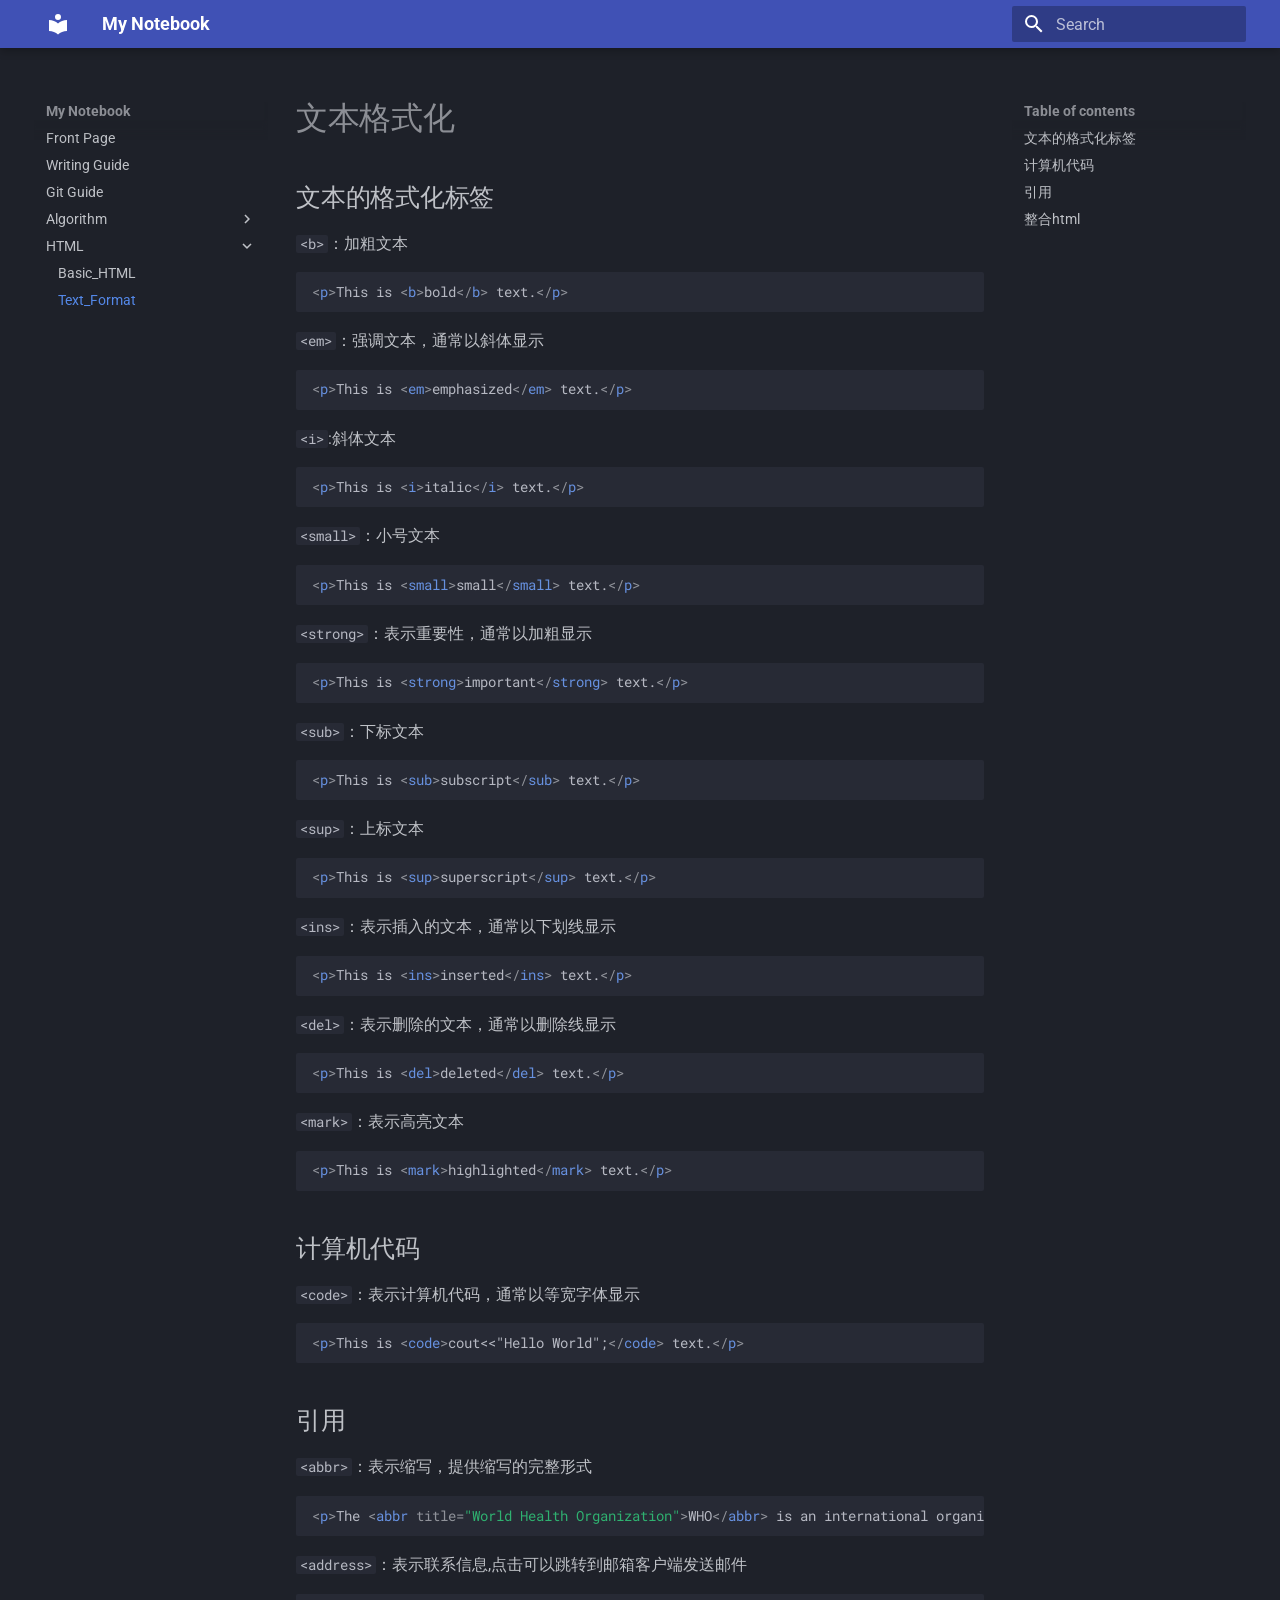
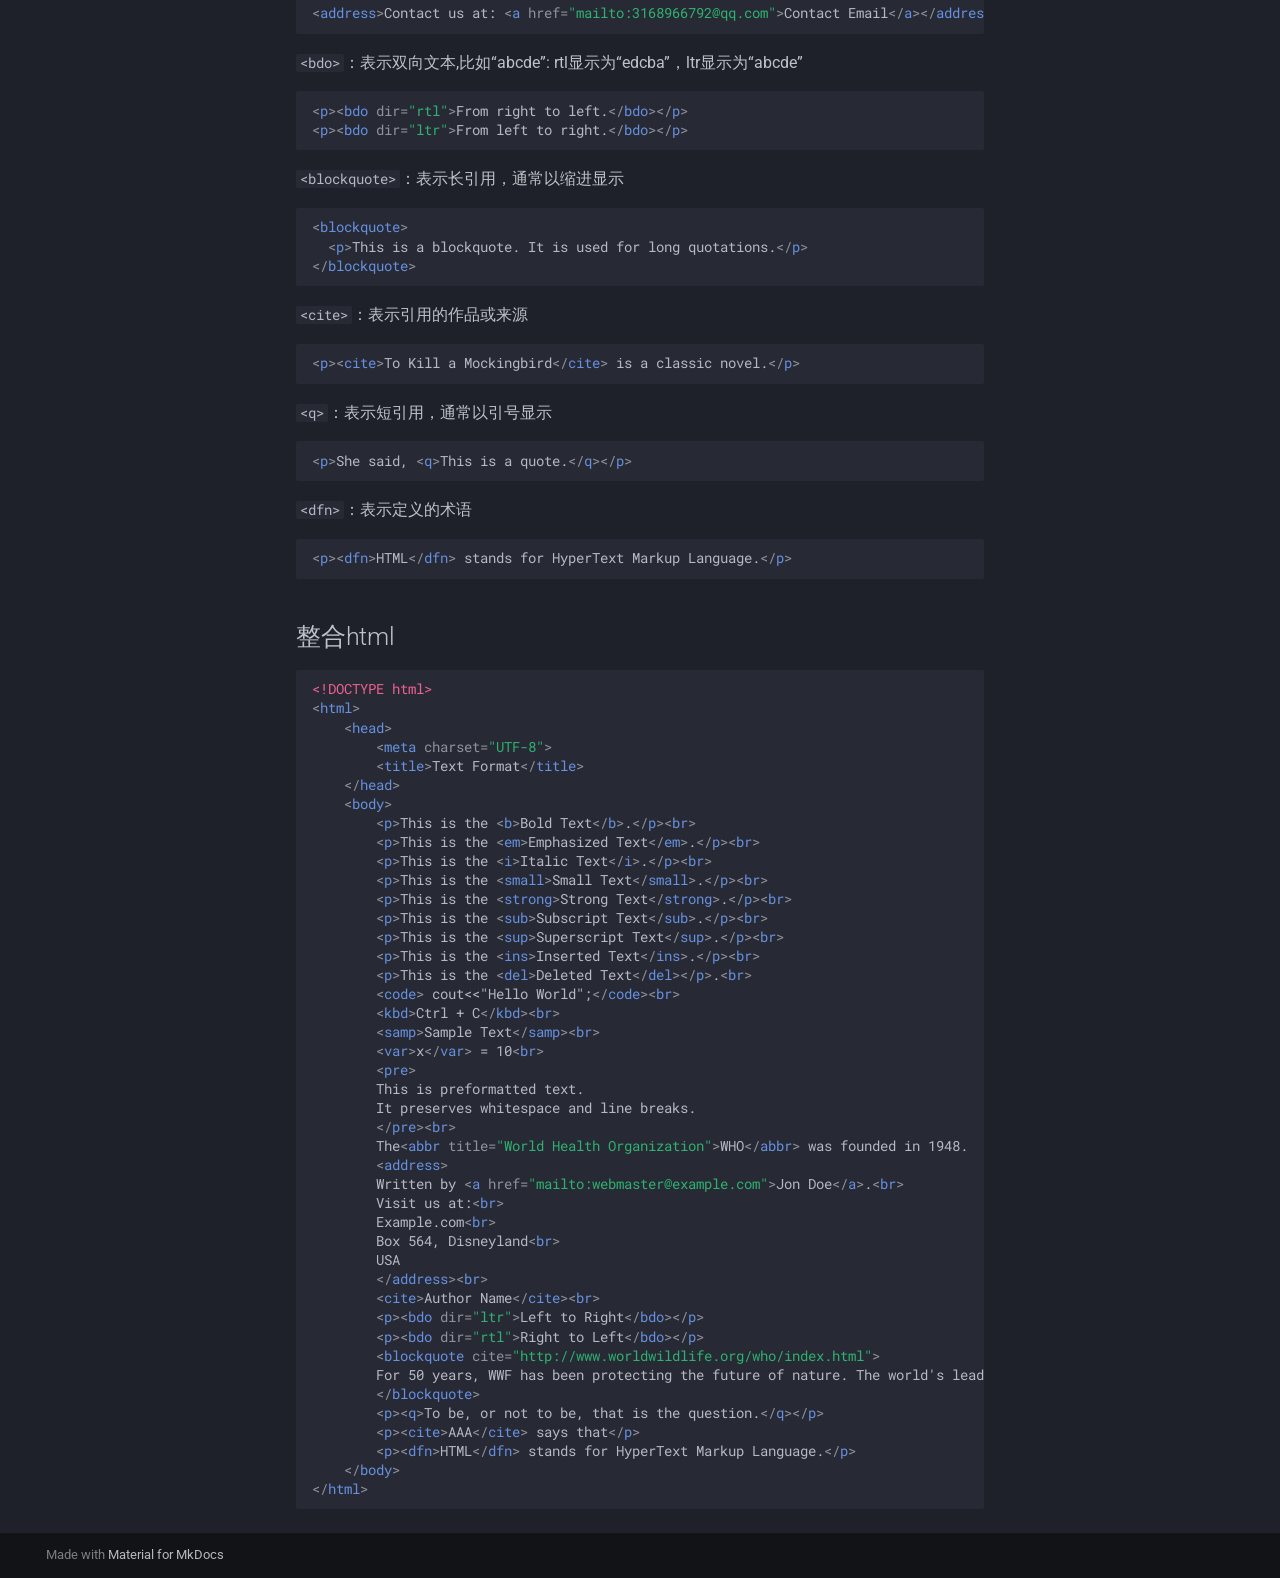
<file: site/HTML_textformat/index.html>
<!doctype html>
<html lang="en" class="no-js">
  <head>
    
      <meta charset="utf-8">
      <meta name="viewport" content="width=device-width,initial-scale=1">
      
      
      
      
        <link rel="prev" href="../HTML/">
      
      
      
        
      
      
      <link rel="icon" href="../assets/images/favicon.png">
      <meta name="generator" content="mkdocs-1.6.1, mkdocs-material-9.7.6">
    
    
      
        <title>Text_Format - My Notebook</title>
      
    
    
      <link rel="stylesheet" href="../assets/stylesheets/main.484c7ddc.min.css">
      
        
        <link rel="stylesheet" href="../assets/stylesheets/palette.ab4e12ef.min.css">
      
      


    
    
      
    
    
      
        
        
        <link rel="preconnect" href="https://fonts.gstatic.com" crossorigin>
        <link rel="stylesheet" href="https://fonts.googleapis.com/css?family=Roboto:300,300i,400,400i,700,700i%7CRoboto+Mono:400,400i,700,700i&display=fallback">
        <style>:root{--md-text-font:"Roboto";--md-code-font:"Roboto Mono"}</style>
      
    
    
      <link rel="stylesheet" href="../stylesheets/extra.css">
    
    <script>__md_scope=new URL("..",location),__md_hash=e=>[...e].reduce(((e,_)=>(e<<5)-e+_.charCodeAt(0)),0),__md_get=(e,_=localStorage,t=__md_scope)=>JSON.parse(_.getItem(t.pathname+"."+e)),__md_set=(e,_,t=localStorage,a=__md_scope)=>{try{t.setItem(a.pathname+"."+e,JSON.stringify(_))}catch(e){}}</script>
    
      

    
    
  </head>
  
  
    
    
    
    
    
    <body dir="ltr" data-md-color-scheme="slate" data-md-color-primary="indigo" data-md-color-accent="indigo">
  
    
    <input class="md-toggle" data-md-toggle="drawer" type="checkbox" id="__drawer" autocomplete="off">
    <input class="md-toggle" data-md-toggle="search" type="checkbox" id="__search" autocomplete="off">
    <label class="md-overlay" for="__drawer"></label>
    <div data-md-component="skip">
      
        
        <a href="#_1" class="md-skip">
          Skip to content
        </a>
      
    </div>
    <div data-md-component="announce">
      
    </div>
    
    
      

  

<header class="md-header md-header--shadow" data-md-component="header">
  <nav class="md-header__inner md-grid" aria-label="Header">
    <a href=".." title="My Notebook" class="md-header__button md-logo" aria-label="My Notebook" data-md-component="logo">
      
  
  <svg xmlns="http://www.w3.org/2000/svg" viewBox="0 0 24 24"><path d="M12 8a3 3 0 0 0 3-3 3 3 0 0 0-3-3 3 3 0 0 0-3 3 3 3 0 0 0 3 3m0 3.54C9.64 9.35 6.5 8 3 8v11c3.5 0 6.64 1.35 9 3.54 2.36-2.19 5.5-3.54 9-3.54V8c-3.5 0-6.64 1.35-9 3.54"/></svg>

    </a>
    <label class="md-header__button md-icon" for="__drawer">
      
      <svg xmlns="http://www.w3.org/2000/svg" viewBox="0 0 24 24"><path d="M3 6h18v2H3zm0 5h18v2H3zm0 5h18v2H3z"/></svg>
    </label>
    <div class="md-header__title" data-md-component="header-title">
      <div class="md-header__ellipsis">
        <div class="md-header__topic">
          <span class="md-ellipsis">
            My Notebook
          </span>
        </div>
        <div class="md-header__topic" data-md-component="header-topic">
          <span class="md-ellipsis">
            
              Text_Format
            
          </span>
        </div>
      </div>
    </div>
    
      
    
    
    
    
      
      
        <label class="md-header__button md-icon" for="__search">
          
          <svg xmlns="http://www.w3.org/2000/svg" viewBox="0 0 24 24"><path d="M9.5 3A6.5 6.5 0 0 1 16 9.5c0 1.61-.59 3.09-1.56 4.23l.27.27h.79l5 5-1.5 1.5-5-5v-.79l-.27-.27A6.52 6.52 0 0 1 9.5 16 6.5 6.5 0 0 1 3 9.5 6.5 6.5 0 0 1 9.5 3m0 2C7 5 5 7 5 9.5S7 14 9.5 14 14 12 14 9.5 12 5 9.5 5"/></svg>
        </label>
        <div class="md-search" data-md-component="search" role="dialog">
  <label class="md-search__overlay" for="__search"></label>
  <div class="md-search__inner" role="search">
    <form class="md-search__form" name="search">
      <input type="text" class="md-search__input" name="query" aria-label="Search" placeholder="Search" autocapitalize="off" autocorrect="off" autocomplete="off" spellcheck="false" data-md-component="search-query" required>
      <label class="md-search__icon md-icon" for="__search">
        
        <svg xmlns="http://www.w3.org/2000/svg" viewBox="0 0 24 24"><path d="M9.5 3A6.5 6.5 0 0 1 16 9.5c0 1.61-.59 3.09-1.56 4.23l.27.27h.79l5 5-1.5 1.5-5-5v-.79l-.27-.27A6.52 6.52 0 0 1 9.5 16 6.5 6.5 0 0 1 3 9.5 6.5 6.5 0 0 1 9.5 3m0 2C7 5 5 7 5 9.5S7 14 9.5 14 14 12 14 9.5 12 5 9.5 5"/></svg>
        
        <svg xmlns="http://www.w3.org/2000/svg" viewBox="0 0 24 24"><path d="M20 11v2H8l5.5 5.5-1.42 1.42L4.16 12l7.92-7.92L13.5 5.5 8 11z"/></svg>
      </label>
      <nav class="md-search__options" aria-label="Search">
        
        <button type="reset" class="md-search__icon md-icon" title="Clear" aria-label="Clear" tabindex="-1">
          
          <svg xmlns="http://www.w3.org/2000/svg" viewBox="0 0 24 24"><path d="M19 6.41 17.59 5 12 10.59 6.41 5 5 6.41 10.59 12 5 17.59 6.41 19 12 13.41 17.59 19 19 17.59 13.41 12z"/></svg>
        </button>
      </nav>
      
    </form>
    <div class="md-search__output">
      <div class="md-search__scrollwrap" tabindex="0" data-md-scrollfix>
        <div class="md-search-result" data-md-component="search-result">
          <div class="md-search-result__meta">
            Initializing search
          </div>
          <ol class="md-search-result__list" role="presentation"></ol>
        </div>
      </div>
    </div>
  </div>
</div>
      
    
    
  </nav>
  
</header>
    
    <div class="md-container" data-md-component="container">
      
      
        
          
        
      
      <main class="md-main" data-md-component="main">
        <div class="md-main__inner md-grid">
          
            
              
              <div class="md-sidebar md-sidebar--primary" data-md-component="sidebar" data-md-type="navigation" >
                <div class="md-sidebar__scrollwrap">
                  <div class="md-sidebar__inner">
                    



<nav class="md-nav md-nav--primary" aria-label="Navigation" data-md-level="0">
  <label class="md-nav__title" for="__drawer">
    <a href=".." title="My Notebook" class="md-nav__button md-logo" aria-label="My Notebook" data-md-component="logo">
      
  
  <svg xmlns="http://www.w3.org/2000/svg" viewBox="0 0 24 24"><path d="M12 8a3 3 0 0 0 3-3 3 3 0 0 0-3-3 3 3 0 0 0-3 3 3 3 0 0 0 3 3m0 3.54C9.64 9.35 6.5 8 3 8v11c3.5 0 6.64 1.35 9 3.54 2.36-2.19 5.5-3.54 9-3.54V8c-3.5 0-6.64 1.35-9 3.54"/></svg>

    </a>
    My Notebook
  </label>
  
  <ul class="md-nav__list" data-md-scrollfix>
    
      
      
  
  
  
  
    <li class="md-nav__item">
      <a href=".." class="md-nav__link">
        
  
  
  <span class="md-ellipsis">
    
  
    Front Page
  

    
  </span>
  
  

      </a>
    </li>
  

    
      
      
  
  
  
  
    <li class="md-nav__item">
      <a href="../markdown_guide/" class="md-nav__link">
        
  
  
  <span class="md-ellipsis">
    
  
    Writing Guide
  

    
  </span>
  
  

      </a>
    </li>
  

    
      
      
  
  
  
  
    <li class="md-nav__item">
      <a href="../Git/" class="md-nav__link">
        
  
  
  <span class="md-ellipsis">
    
  
    Git Guide
  

    
  </span>
  
  

      </a>
    </li>
  

    
      
      
  
  
  
  
    
    
    
    
    
    <li class="md-nav__item md-nav__item--nested">
      
        
        
        <input class="md-nav__toggle md-toggle " type="checkbox" id="__nav_4" >
        
          
          <label class="md-nav__link" for="__nav_4" id="__nav_4_label" tabindex="0">
            
  
  
  <span class="md-ellipsis">
    
  
    Algorithm
  

    
  </span>
  
  

            <span class="md-nav__icon md-icon"></span>
          </label>
        
        <nav class="md-nav" data-md-level="1" aria-labelledby="__nav_4_label" aria-expanded="false">
          <label class="md-nav__title" for="__nav_4">
            <span class="md-nav__icon md-icon"></span>
            
  
    Algorithm
  

          </label>
          <ul class="md-nav__list" data-md-scrollfix>
            
              
                
  
  
  
  
    <li class="md-nav__item">
      <a href="../Basic_Algorithm/" class="md-nav__link">
        
  
  
  <span class="md-ellipsis">
    
  
    Basic_Algorithm
  

    
  </span>
  
  

      </a>
    </li>
  

              
            
          </ul>
        </nav>
      
    </li>
  

    
      
      
  
  
    
  
  
  
    
    
    
    
    
    <li class="md-nav__item md-nav__item--active md-nav__item--nested">
      
        
        
        <input class="md-nav__toggle md-toggle " type="checkbox" id="__nav_5" checked>
        
          
          <label class="md-nav__link" for="__nav_5" id="__nav_5_label" tabindex="0">
            
  
  
  <span class="md-ellipsis">
    
  
    HTML
  

    
  </span>
  
  

            <span class="md-nav__icon md-icon"></span>
          </label>
        
        <nav class="md-nav" data-md-level="1" aria-labelledby="__nav_5_label" aria-expanded="true">
          <label class="md-nav__title" for="__nav_5">
            <span class="md-nav__icon md-icon"></span>
            
  
    HTML
  

          </label>
          <ul class="md-nav__list" data-md-scrollfix>
            
              
                
  
  
  
  
    <li class="md-nav__item">
      <a href="../HTML/" class="md-nav__link">
        
  
  
  <span class="md-ellipsis">
    
  
    Basic_HTML
  

    
  </span>
  
  

      </a>
    </li>
  

              
            
              
                
  
  
    
  
  
  
    <li class="md-nav__item md-nav__item--active">
      
      <input class="md-nav__toggle md-toggle" type="checkbox" id="__toc">
      
      
        
      
      
        <label class="md-nav__link md-nav__link--active" for="__toc">
          
  
  
  <span class="md-ellipsis">
    
  
    Text_Format
  

    
  </span>
  
  

          <span class="md-nav__icon md-icon"></span>
        </label>
      
      <a href="./" class="md-nav__link md-nav__link--active">
        
  
  
  <span class="md-ellipsis">
    
  
    Text_Format
  

    
  </span>
  
  

      </a>
      
        

<nav class="md-nav md-nav--secondary" aria-label="Table of contents">
  
  
  
    
  
  
    <label class="md-nav__title" for="__toc">
      <span class="md-nav__icon md-icon"></span>
      Table of contents
    </label>
    <ul class="md-nav__list" data-md-component="toc" data-md-scrollfix>
      
        <li class="md-nav__item">
  <a href="#_2" class="md-nav__link">
    <span class="md-ellipsis">
      
        文本的格式化标签
      
    </span>
  </a>
  
</li>
      
        <li class="md-nav__item">
  <a href="#_3" class="md-nav__link">
    <span class="md-ellipsis">
      
        计算机代码
      
    </span>
  </a>
  
</li>
      
        <li class="md-nav__item">
  <a href="#_4" class="md-nav__link">
    <span class="md-ellipsis">
      
        引用
      
    </span>
  </a>
  
</li>
      
        <li class="md-nav__item">
  <a href="#html" class="md-nav__link">
    <span class="md-ellipsis">
      
        整合html
      
    </span>
  </a>
  
</li>
      
    </ul>
  
</nav>
      
    </li>
  

              
            
          </ul>
        </nav>
      
    </li>
  

    
  </ul>
</nav>
                  </div>
                </div>
              </div>
            
            
              
              <div class="md-sidebar md-sidebar--secondary" data-md-component="sidebar" data-md-type="toc" >
                <div class="md-sidebar__scrollwrap">
                  <div class="md-sidebar__inner">
                    

<nav class="md-nav md-nav--secondary" aria-label="Table of contents">
  
  
  
    
  
  
    <label class="md-nav__title" for="__toc">
      <span class="md-nav__icon md-icon"></span>
      Table of contents
    </label>
    <ul class="md-nav__list" data-md-component="toc" data-md-scrollfix>
      
        <li class="md-nav__item">
  <a href="#_2" class="md-nav__link">
    <span class="md-ellipsis">
      
        文本的格式化标签
      
    </span>
  </a>
  
</li>
      
        <li class="md-nav__item">
  <a href="#_3" class="md-nav__link">
    <span class="md-ellipsis">
      
        计算机代码
      
    </span>
  </a>
  
</li>
      
        <li class="md-nav__item">
  <a href="#_4" class="md-nav__link">
    <span class="md-ellipsis">
      
        引用
      
    </span>
  </a>
  
</li>
      
        <li class="md-nav__item">
  <a href="#html" class="md-nav__link">
    <span class="md-ellipsis">
      
        整合html
      
    </span>
  </a>
  
</li>
      
    </ul>
  
</nav>
                  </div>
                </div>
              </div>
            
          
          
            <div class="md-content" data-md-component="content">
              
              <article class="md-content__inner md-typeset">
                
                  



<h1 id="_1">文本格式化</h1>
<h2 id="_2">文本的格式化标签</h2>
<p><code>&lt;b&gt;</code>：加粗文本
<div class="language-html highlight"><pre><span></span><code><span id="__span-0-1"><a id="__codelineno-0-1" name="__codelineno-0-1" href="#__codelineno-0-1"></a><span class="p">&lt;</span><span class="nt">p</span><span class="p">&gt;</span>This is <span class="p">&lt;</span><span class="nt">b</span><span class="p">&gt;</span>bold<span class="p">&lt;/</span><span class="nt">b</span><span class="p">&gt;</span> text.<span class="p">&lt;/</span><span class="nt">p</span><span class="p">&gt;</span>
</span></code></pre></div></p>
<p><code>&lt;em&gt;</code>：强调文本，通常以斜体显示
<div class="language-html highlight"><pre><span></span><code><span id="__span-1-1"><a id="__codelineno-1-1" name="__codelineno-1-1" href="#__codelineno-1-1"></a><span class="p">&lt;</span><span class="nt">p</span><span class="p">&gt;</span>This is <span class="p">&lt;</span><span class="nt">em</span><span class="p">&gt;</span>emphasized<span class="p">&lt;/</span><span class="nt">em</span><span class="p">&gt;</span> text.<span class="p">&lt;/</span><span class="nt">p</span><span class="p">&gt;</span>
</span></code></pre></div></p>
<p><code>&lt;i&gt;</code>:斜体文本
<div class="language-html highlight"><pre><span></span><code><span id="__span-2-1"><a id="__codelineno-2-1" name="__codelineno-2-1" href="#__codelineno-2-1"></a><span class="p">&lt;</span><span class="nt">p</span><span class="p">&gt;</span>This is <span class="p">&lt;</span><span class="nt">i</span><span class="p">&gt;</span>italic<span class="p">&lt;/</span><span class="nt">i</span><span class="p">&gt;</span> text.<span class="p">&lt;/</span><span class="nt">p</span><span class="p">&gt;</span>
</span></code></pre></div></p>
<p><code>&lt;small&gt;</code>：小号文本
<div class="language-html highlight"><pre><span></span><code><span id="__span-3-1"><a id="__codelineno-3-1" name="__codelineno-3-1" href="#__codelineno-3-1"></a><span class="p">&lt;</span><span class="nt">p</span><span class="p">&gt;</span>This is <span class="p">&lt;</span><span class="nt">small</span><span class="p">&gt;</span>small<span class="p">&lt;/</span><span class="nt">small</span><span class="p">&gt;</span> text.<span class="p">&lt;/</span><span class="nt">p</span><span class="p">&gt;</span>
</span></code></pre></div></p>
<p><code>&lt;strong&gt;</code>：表示重要性，通常以加粗显示
<div class="language-html highlight"><pre><span></span><code><span id="__span-4-1"><a id="__codelineno-4-1" name="__codelineno-4-1" href="#__codelineno-4-1"></a><span class="p">&lt;</span><span class="nt">p</span><span class="p">&gt;</span>This is <span class="p">&lt;</span><span class="nt">strong</span><span class="p">&gt;</span>important<span class="p">&lt;/</span><span class="nt">strong</span><span class="p">&gt;</span> text.<span class="p">&lt;/</span><span class="nt">p</span><span class="p">&gt;</span>
</span></code></pre></div>
<code>&lt;sub&gt;</code>：下标文本
<div class="language-html highlight"><pre><span></span><code><span id="__span-5-1"><a id="__codelineno-5-1" name="__codelineno-5-1" href="#__codelineno-5-1"></a><span class="p">&lt;</span><span class="nt">p</span><span class="p">&gt;</span>This is <span class="p">&lt;</span><span class="nt">sub</span><span class="p">&gt;</span>subscript<span class="p">&lt;/</span><span class="nt">sub</span><span class="p">&gt;</span> text.<span class="p">&lt;/</span><span class="nt">p</span><span class="p">&gt;</span>
</span></code></pre></div></p>
<p><code>&lt;sup&gt;</code>：上标文本
<div class="language-html highlight"><pre><span></span><code><span id="__span-6-1"><a id="__codelineno-6-1" name="__codelineno-6-1" href="#__codelineno-6-1"></a><span class="p">&lt;</span><span class="nt">p</span><span class="p">&gt;</span>This is <span class="p">&lt;</span><span class="nt">sup</span><span class="p">&gt;</span>superscript<span class="p">&lt;/</span><span class="nt">sup</span><span class="p">&gt;</span> text.<span class="p">&lt;/</span><span class="nt">p</span><span class="p">&gt;</span>
</span></code></pre></div></p>
<p><code>&lt;ins&gt;</code>：表示插入的文本，通常以下划线显示
<div class="language-html highlight"><pre><span></span><code><span id="__span-7-1"><a id="__codelineno-7-1" name="__codelineno-7-1" href="#__codelineno-7-1"></a><span class="p">&lt;</span><span class="nt">p</span><span class="p">&gt;</span>This is <span class="p">&lt;</span><span class="nt">ins</span><span class="p">&gt;</span>inserted<span class="p">&lt;/</span><span class="nt">ins</span><span class="p">&gt;</span> text.<span class="p">&lt;/</span><span class="nt">p</span><span class="p">&gt;</span>
</span></code></pre></div></p>
<p><code>&lt;del&gt;</code>：表示删除的文本，通常以删除线显示
<div class="language-html highlight"><pre><span></span><code><span id="__span-8-1"><a id="__codelineno-8-1" name="__codelineno-8-1" href="#__codelineno-8-1"></a><span class="p">&lt;</span><span class="nt">p</span><span class="p">&gt;</span>This is <span class="p">&lt;</span><span class="nt">del</span><span class="p">&gt;</span>deleted<span class="p">&lt;/</span><span class="nt">del</span><span class="p">&gt;</span> text.<span class="p">&lt;/</span><span class="nt">p</span><span class="p">&gt;</span>
</span></code></pre></div></p>
<p><code>&lt;mark&gt;</code>：表示高亮文本
<div class="language-html highlight"><pre><span></span><code><span id="__span-9-1"><a id="__codelineno-9-1" name="__codelineno-9-1" href="#__codelineno-9-1"></a><span class="p">&lt;</span><span class="nt">p</span><span class="p">&gt;</span>This is <span class="p">&lt;</span><span class="nt">mark</span><span class="p">&gt;</span>highlighted<span class="p">&lt;/</span><span class="nt">mark</span><span class="p">&gt;</span> text.<span class="p">&lt;/</span><span class="nt">p</span><span class="p">&gt;</span>
</span></code></pre></div></p>
<h2 id="_3">计算机代码</h2>
<p><code>&lt;code&gt;</code>：表示计算机代码，通常以等宽字体显示
<div class="language-html highlight"><pre><span></span><code><span id="__span-10-1"><a id="__codelineno-10-1" name="__codelineno-10-1" href="#__codelineno-10-1"></a><span class="p">&lt;</span><span class="nt">p</span><span class="p">&gt;</span>This is <span class="p">&lt;</span><span class="nt">code</span><span class="p">&gt;</span>cout<span class="err">&lt;&lt;</span>&quot;Hello World&quot;;<span class="p">&lt;/</span><span class="nt">code</span><span class="p">&gt;</span> text.<span class="p">&lt;/</span><span class="nt">p</span><span class="p">&gt;</span>
</span></code></pre></div></p>
<h2 id="_4">引用</h2>
<p><code>&lt;abbr&gt;</code>：表示缩写，提供缩写的完整形式
<div class="language-html highlight"><pre><span></span><code><span id="__span-11-1"><a id="__codelineno-11-1" name="__codelineno-11-1" href="#__codelineno-11-1"></a><span class="p">&lt;</span><span class="nt">p</span><span class="p">&gt;</span>The <span class="p">&lt;</span><span class="nt">abbr</span> <span class="na">title</span><span class="o">=</span><span class="s">&quot;World Health Organization&quot;</span><span class="p">&gt;</span>WHO<span class="p">&lt;/</span><span class="nt">abbr</span><span class="p">&gt;</span> is an international organization.<span class="p">&lt;/</span><span class="nt">p</span><span class="p">&gt;</span>
</span></code></pre></div></p>
<p><code>&lt;address&gt;</code>：表示联系信息,点击可以跳转到邮箱客户端发送邮件
<div class="language-html highlight"><pre><span></span><code><span id="__span-12-1"><a id="__codelineno-12-1" name="__codelineno-12-1" href="#__codelineno-12-1"></a><span class="p">&lt;</span><span class="nt">address</span><span class="p">&gt;</span>Contact us at: <span class="p">&lt;</span><span class="nt">a</span> <span class="na">href</span><span class="o">=</span><span class="s">&quot;mailto:3168966792@qq.com&quot;</span><span class="p">&gt;</span>Contact Email<span class="p">&lt;/</span><span class="nt">a</span><span class="p">&gt;&lt;/</span><span class="nt">address</span><span class="p">&gt;</span>
</span></code></pre></div></p>
<p><code>&lt;bdo&gt;</code>：表示双向文本,比如“abcde”: rtl显示为“edcba”，ltr显示为“abcde”
<div class="language-html highlight"><pre><span></span><code><span id="__span-13-1"><a id="__codelineno-13-1" name="__codelineno-13-1" href="#__codelineno-13-1"></a><span class="p">&lt;</span><span class="nt">p</span><span class="p">&gt;&lt;</span><span class="nt">bdo</span> <span class="na">dir</span><span class="o">=</span><span class="s">&quot;rtl&quot;</span><span class="p">&gt;</span>From right to left.<span class="p">&lt;/</span><span class="nt">bdo</span><span class="p">&gt;&lt;/</span><span class="nt">p</span><span class="p">&gt;</span>
</span><span id="__span-13-2"><a id="__codelineno-13-2" name="__codelineno-13-2" href="#__codelineno-13-2"></a><span class="p">&lt;</span><span class="nt">p</span><span class="p">&gt;&lt;</span><span class="nt">bdo</span> <span class="na">dir</span><span class="o">=</span><span class="s">&quot;ltr&quot;</span><span class="p">&gt;</span>From left to right.<span class="p">&lt;/</span><span class="nt">bdo</span><span class="p">&gt;&lt;/</span><span class="nt">p</span><span class="p">&gt;</span>
</span></code></pre></div></p>
<p><code>&lt;blockquote&gt;</code>：表示长引用，通常以缩进显示
<div class="language-html highlight"><pre><span></span><code><span id="__span-14-1"><a id="__codelineno-14-1" name="__codelineno-14-1" href="#__codelineno-14-1"></a><span class="p">&lt;</span><span class="nt">blockquote</span><span class="p">&gt;</span>
</span><span id="__span-14-2"><a id="__codelineno-14-2" name="__codelineno-14-2" href="#__codelineno-14-2"></a>  <span class="p">&lt;</span><span class="nt">p</span><span class="p">&gt;</span>This is a blockquote. It is used for long quotations.<span class="p">&lt;/</span><span class="nt">p</span><span class="p">&gt;</span>
</span><span id="__span-14-3"><a id="__codelineno-14-3" name="__codelineno-14-3" href="#__codelineno-14-3"></a><span class="p">&lt;/</span><span class="nt">blockquote</span><span class="p">&gt;</span>
</span></code></pre></div></p>
<p><code>&lt;cite&gt;</code>：表示引用的作品或来源
<div class="language-html highlight"><pre><span></span><code><span id="__span-15-1"><a id="__codelineno-15-1" name="__codelineno-15-1" href="#__codelineno-15-1"></a><span class="p">&lt;</span><span class="nt">p</span><span class="p">&gt;&lt;</span><span class="nt">cite</span><span class="p">&gt;</span>To Kill a Mockingbird<span class="p">&lt;/</span><span class="nt">cite</span><span class="p">&gt;</span> is a classic novel.<span class="p">&lt;/</span><span class="nt">p</span><span class="p">&gt;</span>
</span></code></pre></div></p>
<p><code>&lt;q&gt;</code>：表示短引用，通常以引号显示
<div class="language-html highlight"><pre><span></span><code><span id="__span-16-1"><a id="__codelineno-16-1" name="__codelineno-16-1" href="#__codelineno-16-1"></a><span class="p">&lt;</span><span class="nt">p</span><span class="p">&gt;</span>She said, <span class="p">&lt;</span><span class="nt">q</span><span class="p">&gt;</span>This is a quote.<span class="p">&lt;/</span><span class="nt">q</span><span class="p">&gt;&lt;/</span><span class="nt">p</span><span class="p">&gt;</span>
</span></code></pre></div></p>
<p><code>&lt;dfn&gt;</code>：表示定义的术语
<div class="language-html highlight"><pre><span></span><code><span id="__span-17-1"><a id="__codelineno-17-1" name="__codelineno-17-1" href="#__codelineno-17-1"></a><span class="p">&lt;</span><span class="nt">p</span><span class="p">&gt;&lt;</span><span class="nt">dfn</span><span class="p">&gt;</span>HTML<span class="p">&lt;/</span><span class="nt">dfn</span><span class="p">&gt;</span> stands for HyperText Markup Language.<span class="p">&lt;/</span><span class="nt">p</span><span class="p">&gt;</span>
</span></code></pre></div></p>
<h2 id="html">整合html</h2>
<div class="language-html highlight"><pre><span></span><code><span id="__span-18-1"><a id="__codelineno-18-1" name="__codelineno-18-1" href="#__codelineno-18-1"></a><span class="cp">&lt;!DOCTYPE html&gt;</span>
</span><span id="__span-18-2"><a id="__codelineno-18-2" name="__codelineno-18-2" href="#__codelineno-18-2"></a><span class="p">&lt;</span><span class="nt">html</span><span class="p">&gt;</span>
</span><span id="__span-18-3"><a id="__codelineno-18-3" name="__codelineno-18-3" href="#__codelineno-18-3"></a>    <span class="p">&lt;</span><span class="nt">head</span><span class="p">&gt;</span>
</span><span id="__span-18-4"><a id="__codelineno-18-4" name="__codelineno-18-4" href="#__codelineno-18-4"></a>        <span class="p">&lt;</span><span class="nt">meta</span> <span class="na">charset</span><span class="o">=</span><span class="s">&quot;UTF-8&quot;</span><span class="p">&gt;</span>
</span><span id="__span-18-5"><a id="__codelineno-18-5" name="__codelineno-18-5" href="#__codelineno-18-5"></a>        <span class="p">&lt;</span><span class="nt">title</span><span class="p">&gt;</span>Text Format<span class="p">&lt;/</span><span class="nt">title</span><span class="p">&gt;</span>
</span><span id="__span-18-6"><a id="__codelineno-18-6" name="__codelineno-18-6" href="#__codelineno-18-6"></a>    <span class="p">&lt;/</span><span class="nt">head</span><span class="p">&gt;</span>
</span><span id="__span-18-7"><a id="__codelineno-18-7" name="__codelineno-18-7" href="#__codelineno-18-7"></a>    <span class="p">&lt;</span><span class="nt">body</span><span class="p">&gt;</span>
</span><span id="__span-18-8"><a id="__codelineno-18-8" name="__codelineno-18-8" href="#__codelineno-18-8"></a>        <span class="p">&lt;</span><span class="nt">p</span><span class="p">&gt;</span>This is the <span class="p">&lt;</span><span class="nt">b</span><span class="p">&gt;</span>Bold Text<span class="p">&lt;/</span><span class="nt">b</span><span class="p">&gt;</span>.<span class="p">&lt;/</span><span class="nt">p</span><span class="p">&gt;&lt;</span><span class="nt">br</span><span class="p">&gt;</span>
</span><span id="__span-18-9"><a id="__codelineno-18-9" name="__codelineno-18-9" href="#__codelineno-18-9"></a>        <span class="p">&lt;</span><span class="nt">p</span><span class="p">&gt;</span>This is the <span class="p">&lt;</span><span class="nt">em</span><span class="p">&gt;</span>Emphasized Text<span class="p">&lt;/</span><span class="nt">em</span><span class="p">&gt;</span>.<span class="p">&lt;/</span><span class="nt">p</span><span class="p">&gt;&lt;</span><span class="nt">br</span><span class="p">&gt;</span>
</span><span id="__span-18-10"><a id="__codelineno-18-10" name="__codelineno-18-10" href="#__codelineno-18-10"></a>        <span class="p">&lt;</span><span class="nt">p</span><span class="p">&gt;</span>This is the <span class="p">&lt;</span><span class="nt">i</span><span class="p">&gt;</span>Italic Text<span class="p">&lt;/</span><span class="nt">i</span><span class="p">&gt;</span>.<span class="p">&lt;/</span><span class="nt">p</span><span class="p">&gt;&lt;</span><span class="nt">br</span><span class="p">&gt;</span>
</span><span id="__span-18-11"><a id="__codelineno-18-11" name="__codelineno-18-11" href="#__codelineno-18-11"></a>        <span class="p">&lt;</span><span class="nt">p</span><span class="p">&gt;</span>This is the <span class="p">&lt;</span><span class="nt">small</span><span class="p">&gt;</span>Small Text<span class="p">&lt;/</span><span class="nt">small</span><span class="p">&gt;</span>.<span class="p">&lt;/</span><span class="nt">p</span><span class="p">&gt;&lt;</span><span class="nt">br</span><span class="p">&gt;</span>
</span><span id="__span-18-12"><a id="__codelineno-18-12" name="__codelineno-18-12" href="#__codelineno-18-12"></a>        <span class="p">&lt;</span><span class="nt">p</span><span class="p">&gt;</span>This is the <span class="p">&lt;</span><span class="nt">strong</span><span class="p">&gt;</span>Strong Text<span class="p">&lt;/</span><span class="nt">strong</span><span class="p">&gt;</span>.<span class="p">&lt;/</span><span class="nt">p</span><span class="p">&gt;&lt;</span><span class="nt">br</span><span class="p">&gt;</span>
</span><span id="__span-18-13"><a id="__codelineno-18-13" name="__codelineno-18-13" href="#__codelineno-18-13"></a>        <span class="p">&lt;</span><span class="nt">p</span><span class="p">&gt;</span>This is the <span class="p">&lt;</span><span class="nt">sub</span><span class="p">&gt;</span>Subscript Text<span class="p">&lt;/</span><span class="nt">sub</span><span class="p">&gt;</span>.<span class="p">&lt;/</span><span class="nt">p</span><span class="p">&gt;&lt;</span><span class="nt">br</span><span class="p">&gt;</span>
</span><span id="__span-18-14"><a id="__codelineno-18-14" name="__codelineno-18-14" href="#__codelineno-18-14"></a>        <span class="p">&lt;</span><span class="nt">p</span><span class="p">&gt;</span>This is the <span class="p">&lt;</span><span class="nt">sup</span><span class="p">&gt;</span>Superscript Text<span class="p">&lt;/</span><span class="nt">sup</span><span class="p">&gt;</span>.<span class="p">&lt;/</span><span class="nt">p</span><span class="p">&gt;&lt;</span><span class="nt">br</span><span class="p">&gt;</span>
</span><span id="__span-18-15"><a id="__codelineno-18-15" name="__codelineno-18-15" href="#__codelineno-18-15"></a>        <span class="p">&lt;</span><span class="nt">p</span><span class="p">&gt;</span>This is the <span class="p">&lt;</span><span class="nt">ins</span><span class="p">&gt;</span>Inserted Text<span class="p">&lt;/</span><span class="nt">ins</span><span class="p">&gt;</span>.<span class="p">&lt;/</span><span class="nt">p</span><span class="p">&gt;&lt;</span><span class="nt">br</span><span class="p">&gt;</span>
</span><span id="__span-18-16"><a id="__codelineno-18-16" name="__codelineno-18-16" href="#__codelineno-18-16"></a>        <span class="p">&lt;</span><span class="nt">p</span><span class="p">&gt;</span>This is the <span class="p">&lt;</span><span class="nt">del</span><span class="p">&gt;</span>Deleted Text<span class="p">&lt;/</span><span class="nt">del</span><span class="p">&gt;&lt;/</span><span class="nt">p</span><span class="p">&gt;</span>.<span class="p">&lt;</span><span class="nt">br</span><span class="p">&gt;</span>
</span><span id="__span-18-17"><a id="__codelineno-18-17" name="__codelineno-18-17" href="#__codelineno-18-17"></a>        <span class="p">&lt;</span><span class="nt">code</span><span class="p">&gt;</span> cout<span class="err">&lt;&lt;</span>&quot;Hello World&quot;;<span class="p">&lt;/</span><span class="nt">code</span><span class="p">&gt;&lt;</span><span class="nt">br</span><span class="p">&gt;</span>
</span><span id="__span-18-18"><a id="__codelineno-18-18" name="__codelineno-18-18" href="#__codelineno-18-18"></a>        <span class="p">&lt;</span><span class="nt">kbd</span><span class="p">&gt;</span>Ctrl + C<span class="p">&lt;/</span><span class="nt">kbd</span><span class="p">&gt;&lt;</span><span class="nt">br</span><span class="p">&gt;</span>
</span><span id="__span-18-19"><a id="__codelineno-18-19" name="__codelineno-18-19" href="#__codelineno-18-19"></a>        <span class="p">&lt;</span><span class="nt">samp</span><span class="p">&gt;</span>Sample Text<span class="p">&lt;/</span><span class="nt">samp</span><span class="p">&gt;&lt;</span><span class="nt">br</span><span class="p">&gt;</span>
</span><span id="__span-18-20"><a id="__codelineno-18-20" name="__codelineno-18-20" href="#__codelineno-18-20"></a>        <span class="p">&lt;</span><span class="nt">var</span><span class="p">&gt;</span>x<span class="p">&lt;/</span><span class="nt">var</span><span class="p">&gt;</span> = 10<span class="p">&lt;</span><span class="nt">br</span><span class="p">&gt;</span>
</span><span id="__span-18-21"><a id="__codelineno-18-21" name="__codelineno-18-21" href="#__codelineno-18-21"></a>        <span class="p">&lt;</span><span class="nt">pre</span><span class="p">&gt;</span>
</span><span id="__span-18-22"><a id="__codelineno-18-22" name="__codelineno-18-22" href="#__codelineno-18-22"></a>        This is preformatted text.
</span><span id="__span-18-23"><a id="__codelineno-18-23" name="__codelineno-18-23" href="#__codelineno-18-23"></a>        It preserves whitespace and line breaks.
</span><span id="__span-18-24"><a id="__codelineno-18-24" name="__codelineno-18-24" href="#__codelineno-18-24"></a>        <span class="p">&lt;/</span><span class="nt">pre</span><span class="p">&gt;&lt;</span><span class="nt">br</span><span class="p">&gt;</span>
</span><span id="__span-18-25"><a id="__codelineno-18-25" name="__codelineno-18-25" href="#__codelineno-18-25"></a>        The<span class="p">&lt;</span><span class="nt">abbr</span> <span class="na">title</span><span class="o">=</span><span class="s">&quot;World Health Organization&quot;</span><span class="p">&gt;</span>WHO<span class="p">&lt;/</span><span class="nt">abbr</span><span class="p">&gt;</span> was founded in 1948.
</span><span id="__span-18-26"><a id="__codelineno-18-26" name="__codelineno-18-26" href="#__codelineno-18-26"></a>        <span class="p">&lt;</span><span class="nt">address</span><span class="p">&gt;</span>
</span><span id="__span-18-27"><a id="__codelineno-18-27" name="__codelineno-18-27" href="#__codelineno-18-27"></a>        Written by <span class="p">&lt;</span><span class="nt">a</span> <span class="na">href</span><span class="o">=</span><span class="s">&quot;mailto:webmaster@example.com&quot;</span><span class="p">&gt;</span>Jon Doe<span class="p">&lt;/</span><span class="nt">a</span><span class="p">&gt;</span>.<span class="p">&lt;</span><span class="nt">br</span><span class="p">&gt;</span>
</span><span id="__span-18-28"><a id="__codelineno-18-28" name="__codelineno-18-28" href="#__codelineno-18-28"></a>        Visit us at:<span class="p">&lt;</span><span class="nt">br</span><span class="p">&gt;</span>
</span><span id="__span-18-29"><a id="__codelineno-18-29" name="__codelineno-18-29" href="#__codelineno-18-29"></a>        Example.com<span class="p">&lt;</span><span class="nt">br</span><span class="p">&gt;</span>
</span><span id="__span-18-30"><a id="__codelineno-18-30" name="__codelineno-18-30" href="#__codelineno-18-30"></a>        Box 564, Disneyland<span class="p">&lt;</span><span class="nt">br</span><span class="p">&gt;</span>
</span><span id="__span-18-31"><a id="__codelineno-18-31" name="__codelineno-18-31" href="#__codelineno-18-31"></a>        USA
</span><span id="__span-18-32"><a id="__codelineno-18-32" name="__codelineno-18-32" href="#__codelineno-18-32"></a>        <span class="p">&lt;/</span><span class="nt">address</span><span class="p">&gt;&lt;</span><span class="nt">br</span><span class="p">&gt;</span>
</span><span id="__span-18-33"><a id="__codelineno-18-33" name="__codelineno-18-33" href="#__codelineno-18-33"></a>        <span class="p">&lt;</span><span class="nt">cite</span><span class="p">&gt;</span>Author Name<span class="p">&lt;/</span><span class="nt">cite</span><span class="p">&gt;&lt;</span><span class="nt">br</span><span class="p">&gt;</span>
</span><span id="__span-18-34"><a id="__codelineno-18-34" name="__codelineno-18-34" href="#__codelineno-18-34"></a>        <span class="p">&lt;</span><span class="nt">p</span><span class="p">&gt;&lt;</span><span class="nt">bdo</span> <span class="na">dir</span><span class="o">=</span><span class="s">&quot;ltr&quot;</span><span class="p">&gt;</span>Left to Right<span class="p">&lt;/</span><span class="nt">bdo</span><span class="p">&gt;&lt;/</span><span class="nt">p</span><span class="p">&gt;</span>
</span><span id="__span-18-35"><a id="__codelineno-18-35" name="__codelineno-18-35" href="#__codelineno-18-35"></a>        <span class="p">&lt;</span><span class="nt">p</span><span class="p">&gt;&lt;</span><span class="nt">bdo</span> <span class="na">dir</span><span class="o">=</span><span class="s">&quot;rtl&quot;</span><span class="p">&gt;</span>Right to Left<span class="p">&lt;/</span><span class="nt">bdo</span><span class="p">&gt;&lt;/</span><span class="nt">p</span><span class="p">&gt;</span>
</span><span id="__span-18-36"><a id="__codelineno-18-36" name="__codelineno-18-36" href="#__codelineno-18-36"></a>        <span class="p">&lt;</span><span class="nt">blockquote</span> <span class="na">cite</span><span class="o">=</span><span class="s">&quot;http://www.worldwildlife.org/who/index.html&quot;</span><span class="p">&gt;</span>
</span><span id="__span-18-37"><a id="__codelineno-18-37" name="__codelineno-18-37" href="#__codelineno-18-37"></a>        For 50 years, WWF has been protecting the future of nature. The world&#39;s leading conservation organization, WWF works in 100 countries and is supported by 1.2 million members in the United States and close to 5 million globally.
</span><span id="__span-18-38"><a id="__codelineno-18-38" name="__codelineno-18-38" href="#__codelineno-18-38"></a>        <span class="p">&lt;/</span><span class="nt">blockquote</span><span class="p">&gt;</span>
</span><span id="__span-18-39"><a id="__codelineno-18-39" name="__codelineno-18-39" href="#__codelineno-18-39"></a>        <span class="p">&lt;</span><span class="nt">p</span><span class="p">&gt;&lt;</span><span class="nt">q</span><span class="p">&gt;</span>To be, or not to be, that is the question.<span class="p">&lt;/</span><span class="nt">q</span><span class="p">&gt;&lt;/</span><span class="nt">p</span><span class="p">&gt;</span>
</span><span id="__span-18-40"><a id="__codelineno-18-40" name="__codelineno-18-40" href="#__codelineno-18-40"></a>        <span class="p">&lt;</span><span class="nt">p</span><span class="p">&gt;&lt;</span><span class="nt">cite</span><span class="p">&gt;</span>AAA<span class="p">&lt;/</span><span class="nt">cite</span><span class="p">&gt;</span> says that<span class="p">&lt;/</span><span class="nt">p</span><span class="p">&gt;</span>
</span><span id="__span-18-41"><a id="__codelineno-18-41" name="__codelineno-18-41" href="#__codelineno-18-41"></a>        <span class="p">&lt;</span><span class="nt">p</span><span class="p">&gt;&lt;</span><span class="nt">dfn</span><span class="p">&gt;</span>HTML<span class="p">&lt;/</span><span class="nt">dfn</span><span class="p">&gt;</span> stands for HyperText Markup Language.<span class="p">&lt;/</span><span class="nt">p</span><span class="p">&gt;</span>
</span><span id="__span-18-42"><a id="__codelineno-18-42" name="__codelineno-18-42" href="#__codelineno-18-42"></a>    <span class="p">&lt;/</span><span class="nt">body</span><span class="p">&gt;</span>
</span><span id="__span-18-43"><a id="__codelineno-18-43" name="__codelineno-18-43" href="#__codelineno-18-43"></a><span class="p">&lt;/</span><span class="nt">html</span><span class="p">&gt;</span>
</span></code></pre></div>












                
              </article>
            </div>
          
          
<script>var target=document.getElementById(location.hash.slice(1));target&&target.name&&(target.checked=target.name.startsWith("__tabbed_"))</script>
        </div>
        
      </main>
      
        <footer class="md-footer">
  
  <div class="md-footer-meta md-typeset">
    <div class="md-footer-meta__inner md-grid">
      <div class="md-copyright">
  
  
    Made with
    <a href="https://squidfunk.github.io/mkdocs-material/" target="_blank" rel="noopener">
      Material for MkDocs
    </a>
  
</div>
      
    </div>
  </div>
</footer>
      
    </div>
    <div class="md-dialog" data-md-component="dialog">
      <div class="md-dialog__inner md-typeset"></div>
    </div>
    
    
    
      
      
      <script id="__config" type="application/json">{"annotate": null, "base": "..", "features": [], "search": "../assets/javascripts/workers/search.2c215733.min.js", "tags": null, "translations": {"clipboard.copied": "Copied to clipboard", "clipboard.copy": "Copy to clipboard", "search.result.more.one": "1 more on this page", "search.result.more.other": "# more on this page", "search.result.none": "No matching documents", "search.result.one": "1 matching document", "search.result.other": "# matching documents", "search.result.placeholder": "Type to start searching", "search.result.term.missing": "Missing", "select.version": "Select version"}, "version": null}</script>
    
    
      <script src="../assets/javascripts/bundle.79ae519e.min.js"></script>
      
    
  </body>
</html>
</file>
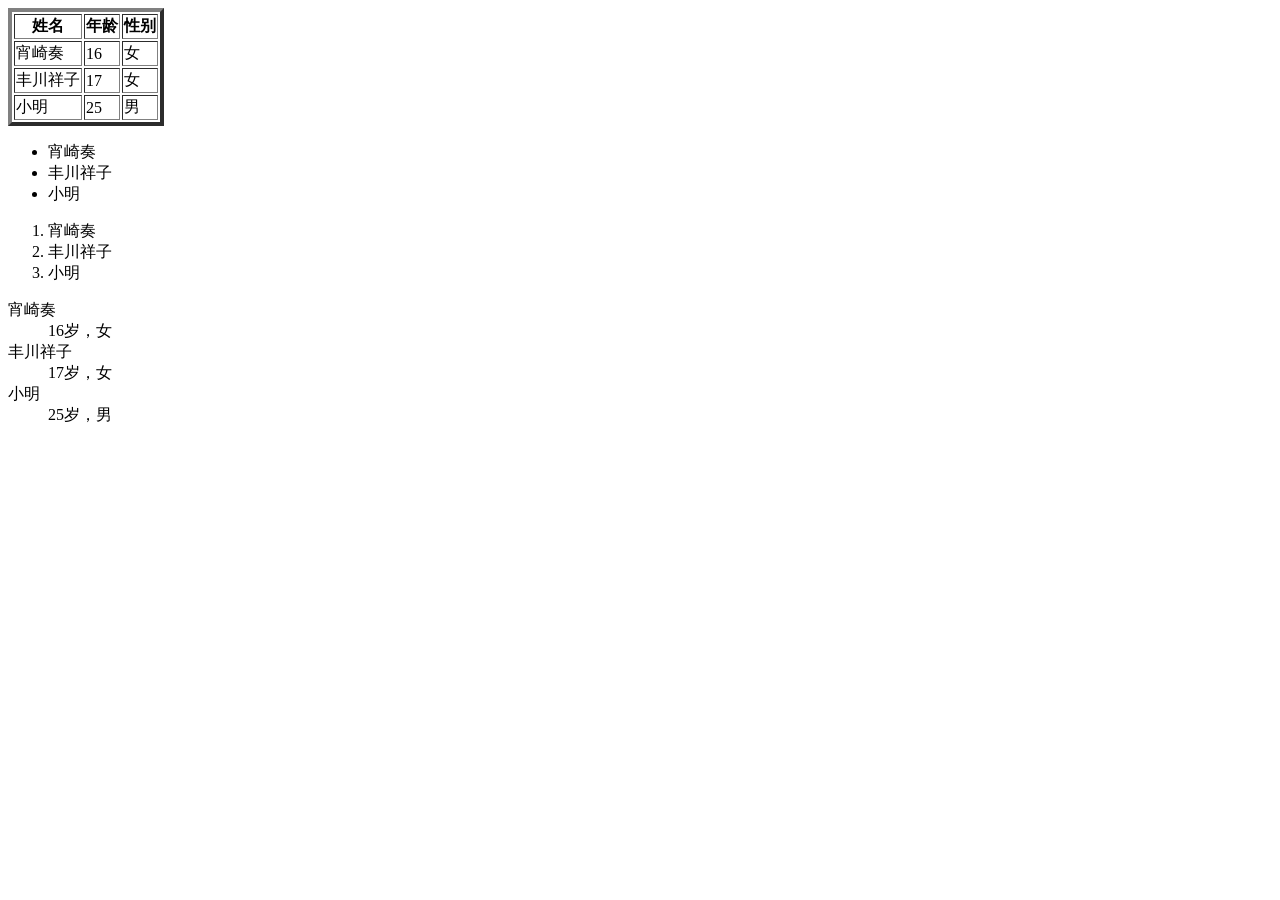
<file: HTML/Table_List.html>
<!DOCTYPE html>
<html lang="zh">
<head>
    <meta charset="UTF-8">
    <meta name="viewport" content="width=device-width, initial-scale=1.0">
    <title>Document</title>
</head>
<body>
    <table border="4">
        <thead>
            <tr>
                <th>姓名</th>
                <th>年龄</th>
                <th>性别</th>
            </tr>
        </thead>
        <tbody>
            <tr>
                <td>宵崎奏</td>
                <td>16</td>
                <td>女</td>
            </tr>
            <tr>
                <td>丰川祥子</td>
                <td>17</td>
                <td>女</td>
            </tr>
            <tr>
                <td>小明</td>
                <td>25</td>
                <td>男</td>
            </tr>
        </tbody>
    </table>

    <ul>
        <li>宵崎奏</li>
        <li>丰川祥子</li>
        <li>小明</li>
    </ul>
    <ol>
        <li>宵崎奏</li>
        <li>丰川祥子</li>
        <li>小明</li>
    </ol>
    <dl>
        <dt>宵崎奏</dt>
        <dd>16岁，女</dd>
        <dt>丰川祥子</dt>
        <dd>17岁，女</dd>
        <dt>小明</dt>
        <dd>25岁，男</dd>
    </dl>
</body>
</html>
</file>
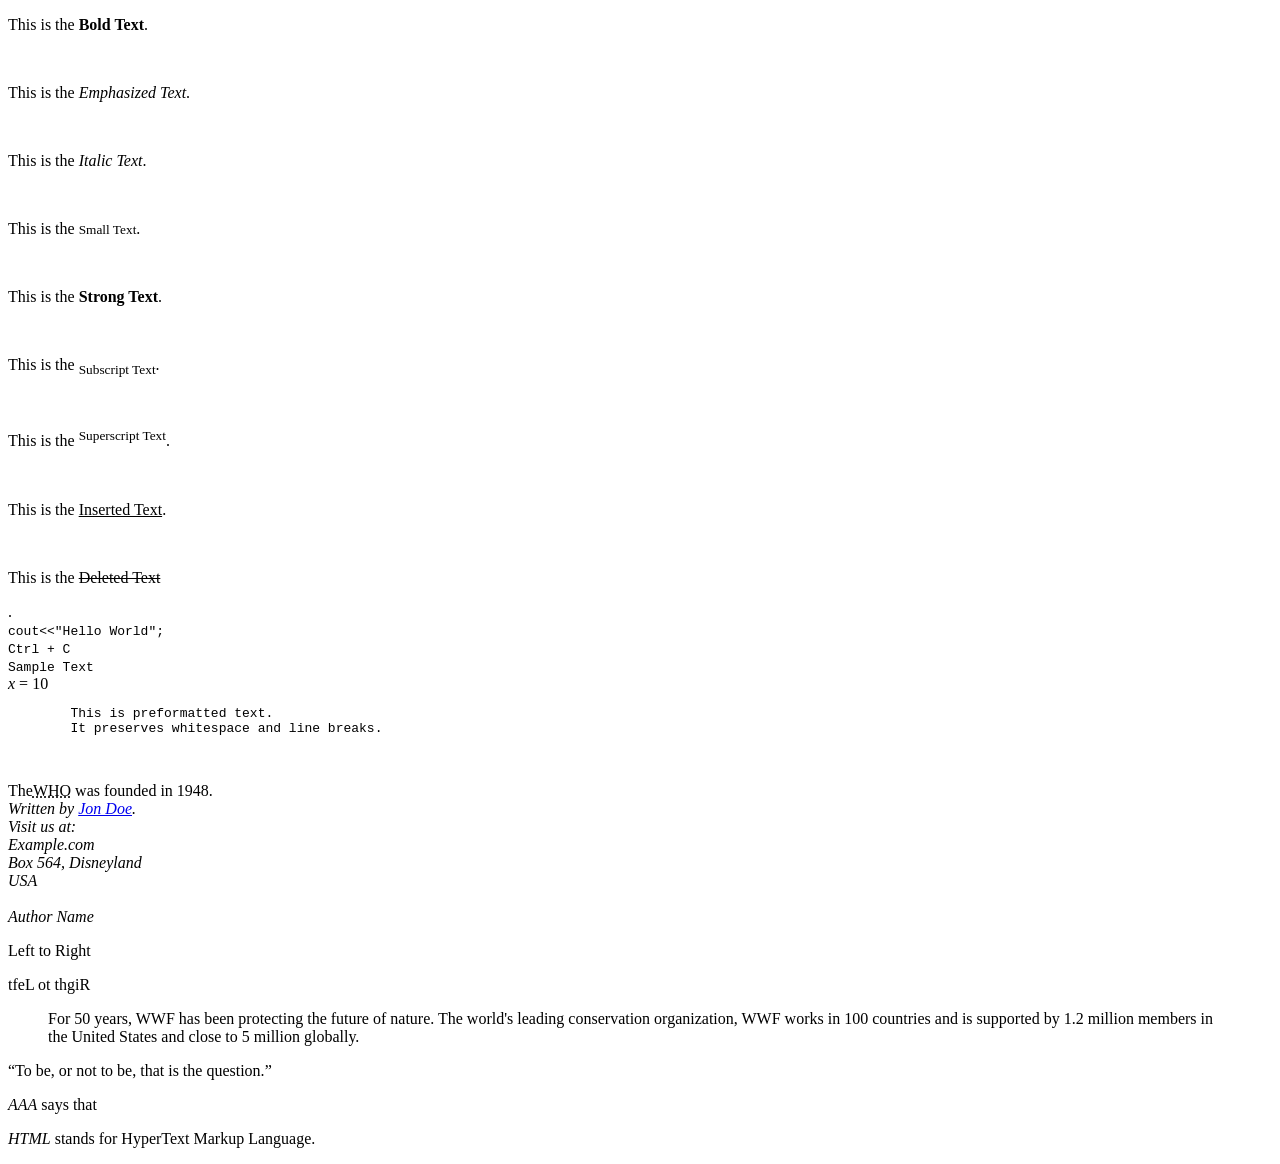
<file: HTML/textformat.html>
<!DOCTYPE html>
<html>
    <head>
        <meta charset="UTF-8">
        <title>Text Format</title>
    </head>
    <body>
        <p>This is the <b>Bold Text</b>.</p><br>
        <p>This is the <em>Emphasized Text</em>.</p><br>
        <p>This is the <i>Italic Text</i>.</p><br>
        <p>This is the <small>Small Text</small>.</p><br>
        <p>This is the <strong>Strong Text</strong>.</p><br>
        <p>This is the <sub>Subscript Text</sub>.</p><br>
        <p>This is the <sup>Superscript Text</sup>.</p><br>
        <p>This is the <ins>Inserted Text</ins>.</p><br>
        <p>This is the <del>Deleted Text</del></p>.<br>
        <code> cout<<"Hello World";</code><br>
        <kbd>Ctrl + C</kbd><br>
        <samp>Sample Text</samp><br>
        <var>x</var> = 10<br>
        <pre>
        This is preformatted text.
        It preserves whitespace and line breaks.
        </pre><br>
        The<abbr title="World Health Organization">WHO</abbr> was founded in 1948.
        <address>
        Written by <a href="mailto:webmaster@example.com">Jon Doe</a>.<br>
        Visit us at:<br>
        Example.com<br>
        Box 564, Disneyland<br>
        USA
        </address><br>
        <cite>Author Name</cite><br>
        <p><bdo dir="ltr">Left to Right</bdo></p>
        <p><bdo dir="rtl">Right to Left</bdo></p>
        <blockquote cite="http://www.worldwildlife.org/who/index.html">
        For 50 years, WWF has been protecting the future of nature. The world's leading conservation organization, WWF works in 100 countries and is supported by 1.2 million members in the United States and close to 5 million globally.
        </blockquote>
        <p><q>To be, or not to be, that is the question.</q></p>
        <p><cite>AAA</cite> says that</p>
        <p><dfn>HTML</dfn> stands for HyperText Markup Language.</p>
    </body>
</html>
</file>
<file: stylesheets/extra.css>
:root {
    --md-code-font-size: 15px;
}

.md-typeset table:not([class]) {
    border: 1px solid #30363d !important;
    background-color: #0d1117 !important;
    border-collapse: collapse;
}

.md-typeset th {
    background-color: #161b22 !important;
    color: #82c4ff !important;
    border: 1px solid #30363d !important;
    font-weight: 600 !important;
    text-transform: uppercase;
    letter-spacing: 1px;
}


.md-typeset td {
    color: #c9d1d9 !important;
    border: 1px solid #30363d !important;
}


.md-typeset td code {
    color: #c875ff !important;
    background-color: rgba(175, 184, 193, 0.1) !important;
    border-radius: 6px;
    padding: 0.1rem 0.3rem;
}

.md-typeset tr:hover {
    background-color: #161b22 !important;
    outline: 1px solid #58a6ff;
}
</file>
<file: site/stylesheets/extra.css>
:root {
    --md-code-font-size: 15px;
}

.md-typeset table:not([class]) {
    border: 1px solid #30363d !important;
    background-color: #0d1117 !important;
    border-collapse: collapse;
}

.md-typeset th {
    background-color: #161b22 !important;
    color: #82c4ff !important;
    border: 1px solid #30363d !important;
    font-weight: 600 !important;
    text-transform: uppercase;
    letter-spacing: 1px;
}


.md-typeset td {
    color: #c9d1d9 !important;
    border: 1px solid #30363d !important;
}


.md-typeset td code {
    color: #c875ff !important;
    background-color: rgba(175, 184, 193, 0.1) !important;
    border-radius: 6px;
    padding: 0.1rem 0.3rem;
}

.md-typeset tr:hover {
    background-color: #161b22 !important;
    outline: 1px solid #58a6ff;
}
</file>
<file: assets/stylesheets/main.484c7ddc.min.css>
@charset "UTF-8";html{-webkit-text-size-adjust:none;-moz-text-size-adjust:none;text-size-adjust:none;box-sizing:border-box}*,:after,:before{box-sizing:inherit}@media (prefers-reduced-motion){*,:after,:before{transition:none!important}}body{margin:0}a,button,input,label{-webkit-tap-highlight-color:transparent}a{color:inherit;text-decoration:none}hr{border:0;box-sizing:initial;display:block;height:.05rem;overflow:visible;padding:0}small{font-size:80%}sub,sup{line-height:1em}img{border-style:none}table{border-collapse:initial;border-spacing:0}td,th{font-weight:400;vertical-align:top}button{background:#0000;border:0;font-family:inherit;font-size:inherit;margin:0;padding:0}input{border:0;outline:none}:root{--md-primary-fg-color:#4051b5;--md-primary-fg-color--light:#5d6cc0;--md-primary-fg-color--dark:#303fa1;--md-primary-bg-color:#fff;--md-primary-bg-color--light:#ffffffb3;--md-accent-fg-color:#526cfe;--md-accent-fg-color--transparent:#526cfe1a;--md-accent-bg-color:#fff;--md-accent-bg-color--light:#ffffffb3}[data-md-color-scheme=default]{color-scheme:light}[data-md-color-scheme=default] img[src$="#gh-dark-mode-only"],[data-md-color-scheme=default] img[src$="#only-dark"]{display:none}:root,[data-md-color-scheme=default]{--md-hue:225deg;--md-default-fg-color:#000000de;--md-default-fg-color--light:#0000008a;--md-default-fg-color--lighter:#00000052;--md-default-fg-color--lightest:#00000012;--md-default-bg-color:#fff;--md-default-bg-color--light:#ffffffb3;--md-default-bg-color--lighter:#ffffff4d;--md-default-bg-color--lightest:#ffffff1f;--md-code-fg-color:#36464e;--md-code-bg-color:#f5f5f5;--md-code-bg-color--light:#f5f5f5b3;--md-code-bg-color--lighter:#f5f5f54d;--md-code-hl-color:#4287ff;--md-code-hl-color--light:#4287ff1a;--md-code-hl-number-color:#d52a2a;--md-code-hl-special-color:#db1457;--md-code-hl-function-color:#a846b9;--md-code-hl-constant-color:#6e59d9;--md-code-hl-keyword-color:#3f6ec6;--md-code-hl-string-color:#1c7d4d;--md-code-hl-name-color:var(--md-code-fg-color);--md-code-hl-operator-color:var(--md-default-fg-color--light);--md-code-hl-punctuation-color:var(--md-default-fg-color--light);--md-code-hl-comment-color:var(--md-default-fg-color--light);--md-code-hl-generic-color:var(--md-default-fg-color--light);--md-code-hl-variable-color:var(--md-default-fg-color--light);--md-typeset-color:var(--md-default-fg-color);--md-typeset-a-color:var(--md-primary-fg-color);--md-typeset-del-color:#f5503d26;--md-typeset-ins-color:#0bd57026;--md-typeset-kbd-color:#fafafa;--md-typeset-kbd-accent-color:#fff;--md-typeset-kbd-border-color:#b8b8b8;--md-typeset-mark-color:#ffff0080;--md-typeset-table-color:#0000001f;--md-typeset-table-color--light:rgba(0,0,0,.035);--md-admonition-fg-color:var(--md-default-fg-color);--md-admonition-bg-color:var(--md-default-bg-color);--md-warning-fg-color:#000000de;--md-warning-bg-color:#ff9;--md-footer-fg-color:#fff;--md-footer-fg-color--light:#ffffffb3;--md-footer-fg-color--lighter:#ffffff73;--md-footer-bg-color:#000000de;--md-footer-bg-color--dark:#00000052;--md-shadow-z1:0 0.2rem 0.5rem #0000000d,0 0 0.05rem #0000001a;--md-shadow-z2:0 0.2rem 0.5rem #0000001a,0 0 0.05rem #00000040;--md-shadow-z3:0 0.2rem 0.5rem #0003,0 0 0.05rem #00000059}.md-icon svg{fill:currentcolor;display:block;height:1.2rem;width:1.2rem}body{-webkit-font-smoothing:antialiased;-moz-osx-font-smoothing:grayscale;--md-text-font-family:var(--md-text-font,_),-apple-system,BlinkMacSystemFont,Helvetica,Arial,sans-serif;--md-code-font-family:var(--md-code-font,_),SFMono-Regular,Consolas,Menlo,monospace}aside,body,input{font-feature-settings:"kern","liga";color:var(--md-typeset-color);font-family:var(--md-text-font-family)}code,kbd,pre{font-feature-settings:"kern";font-family:var(--md-code-font-family)}:root{--md-typeset-table-sort-icon:url('data:image/svg+xml;charset=utf-8,<svg xmlns="http://www.w3.org/2000/svg" viewBox="0 0 24 24"><path d="m18 21-4-4h3V7h-3l4-4 4 4h-3v10h3M2 19v-2h10v2M2 13v-2h7v2M2 7V5h4v2z"/></svg>');--md-typeset-table-sort-icon--asc:url('data:image/svg+xml;charset=utf-8,<svg xmlns="http://www.w3.org/2000/svg" viewBox="0 0 24 24"><path d="M19 17h3l-4 4-4-4h3V3h2M2 17h10v2H2M6 5v2H2V5m0 6h7v2H2z"/></svg>');--md-typeset-table-sort-icon--desc:url('data:image/svg+xml;charset=utf-8,<svg xmlns="http://www.w3.org/2000/svg" viewBox="0 0 24 24"><path d="M19 7h3l-4-4-4 4h3v14h2M2 17h10v2H2M6 5v2H2V5m0 6h7v2H2z"/></svg>')}.md-typeset{-webkit-print-color-adjust:exact;color-adjust:exact;font-size:.8rem;line-height:1.6;overflow-wrap:break-word}@media print{.md-typeset{font-size:.68rem}}.md-typeset blockquote,.md-typeset dl,.md-typeset figure,.md-typeset ol,.md-typeset pre,.md-typeset ul{margin-bottom:1em;margin-top:1em}.md-typeset h1{color:var(--md-default-fg-color--light);font-size:2em;line-height:1.3;margin:0 0 1.25em}.md-typeset h1,.md-typeset h2{font-weight:300;letter-spacing:-.01em}.md-typeset h2{font-size:1.5625em;line-height:1.4;margin:1.6em 0 .64em}.md-typeset h3{font-size:1.25em;font-weight:400;letter-spacing:-.01em;line-height:1.5;margin:1.6em 0 .8em}.md-typeset h2+h3{margin-top:.8em}.md-typeset h4{font-weight:700;letter-spacing:-.01em;margin:1em 0}.md-typeset h5,.md-typeset h6{color:var(--md-default-fg-color--light);font-size:.8em;font-weight:700;letter-spacing:-.01em;margin:1.25em 0}.md-typeset h5{text-transform:uppercase}.md-typeset h5 code{text-transform:none}.md-typeset hr{border-bottom:.05rem solid var(--md-default-fg-color--lightest);display:flow-root;margin:1.5em 0}.md-typeset a{color:var(--md-typeset-a-color);word-break:break-word}.md-typeset a,.md-typeset a:before{transition:color 125ms}.md-typeset a:focus,.md-typeset a:hover{color:var(--md-accent-fg-color)}.md-typeset a:focus code,.md-typeset a:hover code{background-color:var(--md-accent-fg-color--transparent);color:var(--md-accent-fg-color)}.md-typeset a code{color:var(--md-typeset-a-color)}.md-typeset a.focus-visible{outline-color:var(--md-accent-fg-color);outline-offset:.2rem}.md-typeset code,.md-typeset kbd,.md-typeset pre{color:var(--md-code-fg-color);direction:ltr;font-variant-ligatures:none;transition:background-color 125ms}@media print{.md-typeset code,.md-typeset kbd,.md-typeset pre{white-space:pre-wrap}}.md-typeset code{background-color:var(--md-code-bg-color);border-radius:.1rem;-webkit-box-decoration-break:clone;box-decoration-break:clone;font-size:.85em;padding:0 .2941176471em;transition:color 125ms,background-color 125ms;word-break:break-word}.md-typeset code:not(.focus-visible){-webkit-tap-highlight-color:transparent;outline:none}.md-typeset pre{display:flow-root;line-height:1.4;position:relative}.md-typeset pre>code{-webkit-box-decoration-break:slice;box-decoration-break:slice;box-shadow:none;display:block;margin:0;outline-color:var(--md-accent-fg-color);overflow:auto;padding:.7720588235em 1.1764705882em;scrollbar-color:var(--md-default-fg-color--lighter) #0000;scrollbar-width:thin;touch-action:auto;word-break:normal}.md-typeset pre>code:hover{scrollbar-color:var(--md-accent-fg-color) #0000}.md-typeset pre>code::-webkit-scrollbar{height:.2rem;width:.2rem}.md-typeset pre>code::-webkit-scrollbar-thumb{background-color:var(--md-default-fg-color--lighter)}.md-typeset pre>code::-webkit-scrollbar-thumb:hover{background-color:var(--md-accent-fg-color)}.md-typeset kbd{background-color:var(--md-typeset-kbd-color);border-radius:.1rem;box-shadow:0 .1rem 0 .05rem var(--md-typeset-kbd-border-color),0 .1rem 0 var(--md-typeset-kbd-border-color),0 -.1rem .2rem var(--md-typeset-kbd-accent-color) inset;color:var(--md-default-fg-color);display:inline-block;font-size:.75em;padding:0 .6666666667em;vertical-align:text-top;word-break:break-word}.md-typeset mark{background-color:var(--md-typeset-mark-color);-webkit-box-decoration-break:clone;box-decoration-break:clone;color:inherit;word-break:break-word}.md-typeset abbr{cursor:help;text-decoration:none}.md-typeset [data-preview],.md-typeset abbr{border-bottom:.05rem dotted var(--md-default-fg-color--light)}.md-typeset small{opacity:.75}[dir=ltr] .md-typeset sub,[dir=ltr] .md-typeset sup{margin-left:.078125em}[dir=rtl] .md-typeset sub,[dir=rtl] .md-typeset sup{margin-right:.078125em}[dir=ltr] .md-typeset blockquote{padding-left:.6rem}[dir=rtl] .md-typeset blockquote{padding-right:.6rem}[dir=ltr] .md-typeset blockquote{border-left:.2rem solid var(--md-default-fg-color--lighter)}[dir=rtl] .md-typeset blockquote{border-right:.2rem solid var(--md-default-fg-color--lighter)}.md-typeset blockquote{color:var(--md-default-fg-color--light);margin-left:0;margin-right:0}.md-typeset ul{list-style-type:disc}.md-typeset ul[type]{list-style-type:revert-layer}[dir=ltr] .md-typeset ol,[dir=ltr] .md-typeset ul{margin-left:.625em}[dir=rtl] .md-typeset ol,[dir=rtl] .md-typeset ul{margin-right:.625em}.md-typeset ol,.md-typeset ul{padding:0}.md-typeset ol:not([hidden]),.md-typeset ul:not([hidden]){display:flow-root}.md-typeset ol ol,.md-typeset ul ol{list-style-type:lower-alpha}.md-typeset ol ol ol,.md-typeset ul ol ol{list-style-type:lower-roman}.md-typeset ol ol ol ol,.md-typeset ul ol ol ol{list-style-type:upper-alpha}.md-typeset ol ol ol ol ol,.md-typeset ul ol ol ol ol{list-style-type:upper-roman}.md-typeset ol[type],.md-typeset ul[type]{list-style-type:revert-layer}[dir=ltr] .md-typeset ol li,[dir=ltr] .md-typeset ul li{margin-left:1.25em}[dir=rtl] .md-typeset ol li,[dir=rtl] .md-typeset ul li{margin-right:1.25em}.md-typeset ol li,.md-typeset ul li{margin-bottom:.5em}.md-typeset ol li blockquote,.md-typeset ol li p,.md-typeset ul li blockquote,.md-typeset ul li p{margin:.5em 0}.md-typeset ol li:last-child,.md-typeset ul li:last-child{margin-bottom:0}[dir=ltr] .md-typeset ol li ol,[dir=ltr] .md-typeset ol li ul,[dir=ltr] .md-typeset ul li ol,[dir=ltr] .md-typeset ul li ul{margin-left:.625em}[dir=rtl] .md-typeset ol li ol,[dir=rtl] .md-typeset ol li ul,[dir=rtl] .md-typeset ul li ol,[dir=rtl] .md-typeset ul li ul{margin-right:.625em}.md-typeset ol li ol,.md-typeset ol li ul,.md-typeset ul li ol,.md-typeset ul li ul{margin-bottom:.5em;margin-top:.5em}[dir=ltr] .md-typeset dd{margin-left:1.875em}[dir=rtl] .md-typeset dd{margin-right:1.875em}.md-typeset dd{margin-bottom:1.5em;margin-top:1em}.md-typeset img,.md-typeset svg,.md-typeset video{height:auto;max-width:100%}.md-typeset img[align=left]{margin:1em 1em 1em 0}.md-typeset img[align=right]{margin:1em 0 1em 1em}.md-typeset img[align]:only-child{margin-top:0}.md-typeset figure{display:flow-root;margin:1em auto;max-width:100%;text-align:center;width:fit-content}.md-typeset figure img{display:block;margin:0 auto}.md-typeset figcaption{font-style:italic;margin:1em auto;max-width:24rem}.md-typeset iframe{max-width:100%}.md-typeset table:not([class]){background-color:var(--md-default-bg-color);border:.05rem solid var(--md-typeset-table-color);border-radius:.1rem;display:inline-block;font-size:.64rem;max-width:100%;overflow:auto;touch-action:auto}@media print{.md-typeset table:not([class]){display:table}}.md-typeset table:not([class])+*{margin-top:1.5em}.md-typeset table:not([class]) td>:first-child,.md-typeset table:not([class]) th>:first-child{margin-top:0}.md-typeset table:not([class]) td>:last-child,.md-typeset table:not([class]) th>:last-child{margin-bottom:0}.md-typeset table:not([class]) td:not([align]),.md-typeset table:not([class]) th:not([align]){text-align:left}[dir=rtl] .md-typeset table:not([class]) td:not([align]),[dir=rtl] .md-typeset table:not([class]) th:not([align]){text-align:right}.md-typeset table:not([class]) th{font-weight:700;min-width:5rem;padding:.9375em 1.25em;vertical-align:top}.md-typeset table:not([class]) td{border-top:.05rem solid var(--md-typeset-table-color);padding:.9375em 1.25em;vertical-align:top}.md-typeset table:not([class]) tbody tr{transition:background-color 125ms}.md-typeset table:not([class]) tbody tr:hover{background-color:var(--md-typeset-table-color--light);box-shadow:0 .05rem 0 var(--md-default-bg-color) inset}.md-typeset table:not([class]) a{word-break:normal}.md-typeset table th[role=columnheader]{cursor:pointer}[dir=ltr] .md-typeset table th[role=columnheader]:after{margin-left:.5em}[dir=rtl] .md-typeset table th[role=columnheader]:after{margin-right:.5em}.md-typeset table th[role=columnheader]:after{content:"";display:inline-block;height:1.2em;-webkit-mask-image:var(--md-typeset-table-sort-icon);mask-image:var(--md-typeset-table-sort-icon);-webkit-mask-repeat:no-repeat;mask-repeat:no-repeat;-webkit-mask-size:contain;mask-size:contain;transition:background-color 125ms;vertical-align:text-bottom;width:1.2em}.md-typeset table th[role=columnheader]:hover:after{background-color:var(--md-default-fg-color--lighter)}.md-typeset table th[role=columnheader][aria-sort=ascending]:after{background-color:var(--md-default-fg-color--light);-webkit-mask-image:var(--md-typeset-table-sort-icon--asc);mask-image:var(--md-typeset-table-sort-icon--asc)}.md-typeset table th[role=columnheader][aria-sort=descending]:after{background-color:var(--md-default-fg-color--light);-webkit-mask-image:var(--md-typeset-table-sort-icon--desc);mask-image:var(--md-typeset-table-sort-icon--desc)}.md-typeset__scrollwrap{margin:1em -.8rem;overflow-x:auto;touch-action:auto}.md-typeset__table{display:inline-block;margin-bottom:.5em;padding:0 .8rem}@media print{.md-typeset__table{display:block}}html .md-typeset__table table{display:table;margin:0;overflow:hidden;width:100%}@media screen and (max-width:44.984375em){.md-content__inner>pre{margin:1em -.8rem}.md-content__inner>pre code{border-radius:0}}.md-typeset .md-author{border-radius:100%;display:block;flex-shrink:0;height:1.6rem;overflow:hidden;position:relative;transition:color 125ms,transform 125ms;width:1.6rem}.md-typeset .md-author img{display:block}.md-typeset .md-author--more{background:var(--md-default-fg-color--lightest);color:var(--md-default-fg-color--lighter);font-size:.6rem;font-weight:700;line-height:1.6rem;text-align:center}.md-typeset .md-author--long{height:2.4rem;width:2.4rem}.md-typeset a.md-author{transform:scale(1)}.md-typeset a.md-author img{border-radius:100%;filter:grayscale(100%) opacity(75%);transition:filter 125ms}.md-typeset a.md-author:focus,.md-typeset a.md-author:hover{transform:scale(1.1);z-index:1}.md-typeset a.md-author:focus img,.md-typeset a.md-author:hover img{filter:grayscale(0)}.md-banner{background-color:var(--md-footer-bg-color);color:var(--md-footer-fg-color);overflow:auto}@media print{.md-banner{display:none}}.md-banner--warning{background-color:var(--md-warning-bg-color);color:var(--md-warning-fg-color)}.md-banner__inner{font-size:.7rem;margin:.6rem auto;padding:0 .8rem}[dir=ltr] .md-banner__button{float:right}[dir=rtl] .md-banner__button{float:left}.md-banner__button{color:inherit;cursor:pointer;transition:opacity .25s}.no-js .md-banner__button{display:none}.md-banner__button:hover{opacity:.7}html{font-size:125%;height:100%;overflow-x:hidden}@media screen and (min-width:100em){html{font-size:137.5%}}@media screen and (min-width:125em){html{font-size:150%}}body{background-color:var(--md-default-bg-color);display:flex;flex-direction:column;font-size:.5rem;min-height:100%;position:relative;width:100%}@media print{body{display:block}}@media screen and (max-width:59.984375em){body[data-md-scrolllock]{position:fixed}}.md-grid{margin-left:auto;margin-right:auto;max-width:61rem}.md-container{display:flex;flex-direction:column;flex-grow:1}@media print{.md-container{display:block}}.md-main{flex-grow:1}.md-main__inner{display:flex;height:100%;margin-top:1.5rem}.md-ellipsis{overflow:hidden;text-overflow:ellipsis}.md-toggle{display:none}.md-option{height:0;opacity:0;position:absolute;width:0}.md-option:checked+label:not([hidden]){display:block}.md-option.focus-visible+label{outline-color:var(--md-accent-fg-color);outline-style:auto}.md-skip{background-color:var(--md-default-fg-color);border-radius:.1rem;color:var(--md-default-bg-color);font-size:.64rem;margin:.5rem;opacity:0;outline-color:var(--md-accent-fg-color);padding:.3rem .5rem;position:fixed;transform:translateY(.4rem);z-index:-1}.md-skip:focus{opacity:1;transform:translateY(0);transition:transform .25s cubic-bezier(.4,0,.2,1),opacity 175ms 75ms;z-index:10}@page{margin:25mm}:root{--md-clipboard-icon:url('data:image/svg+xml;charset=utf-8,<svg xmlns="http://www.w3.org/2000/svg" viewBox="0 0 24 24"><path d="M19 21H8V7h11m0-2H8a2 2 0 0 0-2 2v14a2 2 0 0 0 2 2h11a2 2 0 0 0 2-2V7a2 2 0 0 0-2-2m-3-4H4a2 2 0 0 0-2 2v14h2V3h12z"/></svg>')}.md-clipboard{border-radius:.1rem;color:var(--md-default-fg-color--lightest);cursor:pointer;height:1.5em;outline-color:var(--md-accent-fg-color);outline-offset:.1rem;transition:color .25s;width:1.5em;z-index:1}@media print{.md-clipboard{display:none}}.md-clipboard:not(.focus-visible){-webkit-tap-highlight-color:transparent;outline:none}:hover>.md-clipboard{color:var(--md-default-fg-color--light)}.md-clipboard:focus,.md-clipboard:hover{color:var(--md-accent-fg-color)}.md-clipboard:after{background-color:currentcolor;content:"";display:block;height:1.125em;margin:0 auto;-webkit-mask-image:var(--md-clipboard-icon);mask-image:var(--md-clipboard-icon);-webkit-mask-position:center;mask-position:center;-webkit-mask-repeat:no-repeat;mask-repeat:no-repeat;-webkit-mask-size:contain;mask-size:contain;width:1.125em}.md-clipboard--inline{cursor:pointer}.md-clipboard--inline code{transition:color .25s,background-color .25s}.md-clipboard--inline:focus code,.md-clipboard--inline:hover code{background-color:var(--md-accent-fg-color--transparent);color:var(--md-accent-fg-color)}:root{--md-code-select-icon:url('data:image/svg+xml;charset=utf-8,<svg xmlns="http://www.w3.org/2000/svg" viewBox="0 0 24 24"><path d="M19 19h-4v2h4c1.1 0 2-.9 2-2v-4h-2m0-12h-4v2h4v4h2V5c0-1.1-.9-2-2-2M5 5h4V3H5c-1.1 0-2 .9-2 2v4h2m0 6H3v4c0 1.1.9 2 2 2h4v-2H5zm2-4h2v2H7zm4 0h2v2h-2zm4 0h2v2h-2zM7 7h2v2H7zm4 0h2v2h-2zm4 0h2v2h-2zm-8 8h2v2H7zm4 0h2v2h-2zm4 0h2v2h-2z"/></svg>');--md-code-copy-icon:url('data:image/svg+xml;charset=utf-8,<svg xmlns="http://www.w3.org/2000/svg" viewBox="0 0 24 24"><path d="M19 21H8V7h11m0-2H8a2 2 0 0 0-2 2v14a2 2 0 0 0 2 2h11a2 2 0 0 0 2-2V7a2 2 0 0 0-2-2m-3-4H4a2 2 0 0 0-2 2v14h2V3h12z"/></svg>')}.md-typeset .md-code__content{display:grid}.md-code__nav{background-color:var(--md-code-bg-color--lighter);border-radius:.1rem;display:flex;gap:.2rem;padding:.2rem;position:absolute;right:.25em;top:.25em;transition:background-color .25s;z-index:1}:hover>.md-code__nav{background-color:var(--md-code-bg-color--light)}.md-code__button{color:var(--md-default-fg-color--lightest);cursor:pointer;display:block;height:1.5em;outline-color:var(--md-accent-fg-color);outline-offset:.1rem;transition:color .25s;width:1.5em}:hover>*>.md-code__button{color:var(--md-default-fg-color--light)}.md-code__button.focus-visible,.md-code__button:hover{color:var(--md-accent-fg-color)}.md-code__button--active{color:var(--md-default-fg-color)!important}.md-code__button:after{background-color:currentcolor;content:"";display:block;height:1.125em;margin:0 auto;-webkit-mask-position:center;mask-position:center;-webkit-mask-repeat:no-repeat;mask-repeat:no-repeat;-webkit-mask-size:contain;mask-size:contain;width:1.125em}.md-code__button[data-md-type=select]:after{-webkit-mask-image:var(--md-code-select-icon);mask-image:var(--md-code-select-icon)}.md-code__button[data-md-type=copy]:after{-webkit-mask-image:var(--md-code-copy-icon);mask-image:var(--md-code-copy-icon)}@keyframes consent{0%{opacity:0;transform:translateY(100%)}to{opacity:1;transform:translateY(0)}}@keyframes overlay{0%{opacity:0}to{opacity:1}}.md-consent__overlay{animation:overlay .25s both;-webkit-backdrop-filter:blur(.1rem);backdrop-filter:blur(.1rem);background-color:#0000008a;height:100%;opacity:1;position:fixed;top:0;width:100%;z-index:5}.md-consent__inner{animation:consent .5s cubic-bezier(.1,.7,.1,1) both;background-color:var(--md-default-bg-color);border:0;border-radius:.1rem;bottom:0;box-shadow:0 0 .2rem #0000001a,0 .2rem .4rem #0003;max-height:100%;overflow:auto;padding:0;position:fixed;width:100%;z-index:5}.md-consent__form{padding:.8rem}.md-consent__settings{display:none;margin:1em 0}input:checked+.md-consent__settings{display:block}.md-consent__controls{margin-bottom:.8rem}.md-typeset .md-consent__controls .md-button{display:inline}@media screen and (max-width:44.984375em){.md-typeset .md-consent__controls .md-button{display:block;margin-top:.4rem;text-align:center;width:100%}}.md-consent label{cursor:pointer}.md-content{flex-grow:1;min-width:0}.md-content__inner{margin:0 .8rem 1.2rem;padding-top:.6rem}@media screen and (min-width:76.25em){[dir=ltr] .md-sidebar--primary:not([hidden])~.md-content>.md-content__inner{margin-left:1.2rem}[dir=ltr] .md-sidebar--secondary:not([hidden])~.md-content>.md-content__inner,[dir=rtl] .md-sidebar--primary:not([hidden])~.md-content>.md-content__inner{margin-right:1.2rem}[dir=rtl] .md-sidebar--secondary:not([hidden])~.md-content>.md-content__inner{margin-left:1.2rem}}.md-content__inner:before{content:"";display:block;height:.4rem}.md-content__inner>:last-child{margin-bottom:0}[dir=ltr] .md-content__button{float:right}[dir=rtl] .md-content__button{float:left}[dir=ltr] .md-content__button{margin-left:.4rem}[dir=rtl] .md-content__button{margin-right:.4rem}.md-content__button{margin:.4rem 0;padding:0}@media print{.md-content__button{display:none}}.md-typeset .md-content__button{color:var(--md-default-fg-color--lighter)}.md-content__button svg{display:inline;vertical-align:top}[dir=rtl] .md-content__button svg{transform:scaleX(-1)}[dir=ltr] .md-dialog{right:.8rem}[dir=rtl] .md-dialog{left:.8rem}.md-dialog{background-color:var(--md-default-fg-color);border-radius:.1rem;bottom:.8rem;box-shadow:var(--md-shadow-z3);min-width:11.1rem;opacity:0;padding:.4rem .6rem;pointer-events:none;position:fixed;transform:translateY(100%);transition:transform 0ms .4s,opacity .4s;z-index:4}@media print{.md-dialog{display:none}}.md-dialog--active{opacity:1;pointer-events:auto;transform:translateY(0);transition:transform .4s cubic-bezier(.075,.85,.175,1),opacity .4s}.md-dialog__inner{color:var(--md-default-bg-color);font-size:.7rem}.md-feedback{margin:2em 0 1em;text-align:center}.md-feedback fieldset{border:none;margin:0;padding:0}.md-feedback__title{font-weight:700;margin:1em auto}.md-feedback__inner{position:relative}.md-feedback__list{display:flex;flex-wrap:wrap;place-content:baseline center;position:relative}.md-feedback__list:hover .md-icon:not(:disabled){color:var(--md-default-fg-color--lighter)}:disabled .md-feedback__list{min-height:1.8rem}.md-feedback__icon{color:var(--md-default-fg-color--light);cursor:pointer;flex-shrink:0;margin:0 .1rem;transition:color 125ms}.md-feedback__icon:not(:disabled).md-icon:hover{color:var(--md-accent-fg-color)}.md-feedback__icon:disabled{color:var(--md-default-fg-color--lightest);pointer-events:none}.md-feedback__note{opacity:0;position:relative;transform:translateY(.4rem);transition:transform .4s cubic-bezier(.1,.7,.1,1),opacity .15s}.md-feedback__note>*{margin:0 auto;max-width:16rem}:disabled .md-feedback__note{opacity:1;transform:translateY(0)}@media print{.md-feedback{display:none}}.md-footer{background-color:var(--md-footer-bg-color);color:var(--md-footer-fg-color)}@media print{.md-footer{display:none}}.md-footer__inner{justify-content:space-between;overflow:auto;padding:.2rem}.md-footer__inner:not([hidden]){display:flex}.md-footer__link{align-items:end;display:flex;flex-grow:0.01;margin-bottom:.4rem;margin-top:1rem;max-width:100%;outline-color:var(--md-accent-fg-color);overflow:hidden;transition:opacity .25s}.md-footer__link:focus,.md-footer__link:hover{opacity:.7}[dir=rtl] .md-footer__link svg{transform:scaleX(-1)}@media screen and (max-width:44.984375em){.md-footer__link--prev{flex-shrink:0}.md-footer__link--prev .md-footer__title{display:none}}[dir=ltr] .md-footer__link--next{margin-left:auto}[dir=rtl] .md-footer__link--next{margin-right:auto}.md-footer__link--next{text-align:right}[dir=rtl] .md-footer__link--next{text-align:left}.md-footer__title{flex-grow:1;font-size:.9rem;margin-bottom:.7rem;max-width:calc(100% - 2.4rem);padding:0 1rem;white-space:nowrap}.md-footer__button{margin:.2rem;padding:.4rem}.md-footer__direction{font-size:.64rem;opacity:.7}.md-footer-meta{background-color:var(--md-footer-bg-color--dark)}.md-footer-meta__inner{display:flex;flex-wrap:wrap;justify-content:space-between;padding:.2rem}html .md-footer-meta.md-typeset a{color:var(--md-footer-fg-color--light)}html .md-footer-meta.md-typeset a:focus,html .md-footer-meta.md-typeset a:hover{color:var(--md-footer-fg-color)}.md-copyright{color:var(--md-footer-fg-color--lighter);font-size:.64rem;margin:auto .6rem;padding:.4rem 0;width:100%}@media screen and (min-width:45em){.md-copyright{width:auto}}.md-copyright__highlight{color:var(--md-footer-fg-color--light)}.md-social{display:inline-flex;gap:.2rem;margin:0 .4rem;padding:.2rem 0 .6rem}@media screen and (min-width:45em){.md-social{padding:.6rem 0}}.md-social__link{display:inline-block;height:1.6rem;text-align:center;width:1.6rem}.md-social__link:before{line-height:1.9}.md-social__link svg{fill:currentcolor;max-height:.8rem;vertical-align:-25%}.md-typeset .md-button{border:.1rem solid;border-radius:.1rem;color:var(--md-primary-fg-color);cursor:pointer;display:inline-block;font-weight:700;padding:.625em 2em;transition:color 125ms,background-color 125ms,border-color 125ms}.md-typeset .md-button--primary{background-color:var(--md-primary-fg-color);border-color:var(--md-primary-fg-color);color:var(--md-primary-bg-color)}.md-typeset .md-button:focus,.md-typeset .md-button:hover{background-color:var(--md-accent-fg-color);border-color:var(--md-accent-fg-color);color:var(--md-accent-bg-color)}[dir=ltr] .md-typeset .md-input{border-top-left-radius:.1rem}[dir=ltr] .md-typeset .md-input,[dir=rtl] .md-typeset .md-input{border-top-right-radius:.1rem}[dir=rtl] .md-typeset .md-input{border-top-left-radius:.1rem}.md-typeset .md-input{border-bottom:.1rem solid var(--md-default-fg-color--lighter);box-shadow:var(--md-shadow-z1);font-size:.8rem;height:1.8rem;padding:0 .6rem;transition:border .25s,box-shadow .25s}.md-typeset .md-input:focus,.md-typeset .md-input:hover{border-bottom-color:var(--md-accent-fg-color);box-shadow:var(--md-shadow-z2)}.md-typeset .md-input--stretch{width:100%}.md-header{background-color:var(--md-primary-fg-color);box-shadow:0 0 .2rem #0000,0 .2rem .4rem #0000;color:var(--md-primary-bg-color);display:block;left:0;position:sticky;right:0;top:0;z-index:4}@media print{.md-header{display:none}}.md-header[hidden]{transform:translateY(-100%);transition:transform .25s cubic-bezier(.8,0,.6,1),box-shadow .25s}.md-header--shadow{box-shadow:0 0 .2rem #0000001a,0 .2rem .4rem #0003;transition:transform .25s cubic-bezier(.1,.7,.1,1),box-shadow .25s}.md-header__inner{align-items:center;display:flex;padding:0 .2rem}.md-header__button{color:currentcolor;cursor:pointer;margin:.2rem;outline-color:var(--md-accent-fg-color);padding:.4rem;position:relative;transition:opacity .25s;vertical-align:middle;z-index:1}.md-header__button:hover{opacity:.7}.md-header__button:not([hidden]){display:inline-block}.md-header__button:not(.focus-visible){-webkit-tap-highlight-color:transparent;outline:none}.md-header__button.md-logo{margin:.2rem;padding:.4rem}@media screen and (max-width:76.234375em){.md-header__button.md-logo{display:none}}.md-header__button.md-logo img,.md-header__button.md-logo svg{fill:currentcolor;display:block;height:1.2rem;width:auto}@media screen and (min-width:60em){.md-header__button[for=__search]{display:none}}.no-js .md-header__button[for=__search]{display:none}[dir=rtl] .md-header__button[for=__search] svg{transform:scaleX(-1)}@media screen and (min-width:76.25em){.md-header__button[for=__drawer]{display:none}}.md-header__topic{display:flex;max-width:100%;position:absolute;transition:transform .4s cubic-bezier(.1,.7,.1,1),opacity .15s;white-space:nowrap}.md-header__topic+.md-header__topic{opacity:0;pointer-events:none;transform:translateX(1.25rem);transition:transform .4s cubic-bezier(1,.7,.1,.1),opacity .15s;z-index:-1}[dir=rtl] .md-header__topic+.md-header__topic{transform:translateX(-1.25rem)}.md-header__topic:first-child{font-weight:700}[dir=ltr] .md-header__title{margin-left:1rem;margin-right:.4rem}[dir=rtl] .md-header__title{margin-left:.4rem;margin-right:1rem}.md-header__title{flex-grow:1;font-size:.9rem;height:2.4rem;line-height:2.4rem}.md-header__title--active .md-header__topic{opacity:0;pointer-events:none;transform:translateX(-1.25rem);transition:transform .4s cubic-bezier(1,.7,.1,.1),opacity .15s;z-index:-1}[dir=rtl] .md-header__title--active .md-header__topic{transform:translateX(1.25rem)}.md-header__title--active .md-header__topic+.md-header__topic{opacity:1;pointer-events:auto;transform:translateX(0);transition:transform .4s cubic-bezier(.1,.7,.1,1),opacity .15s;z-index:0}.md-header__title>.md-header__ellipsis{height:100%;position:relative;width:100%}.md-header__option{display:flex;flex-shrink:0;max-width:100%;transition:max-width 0ms .25s,opacity .25s .25s;white-space:nowrap}[data-md-toggle=search]:checked~.md-header .md-header__option{max-width:0;opacity:0;transition:max-width 0ms,opacity 0ms}.md-header__option>input{bottom:0}.md-header__source{display:none}@media screen and (min-width:60em){[dir=ltr] .md-header__source{margin-left:1rem}[dir=rtl] .md-header__source{margin-right:1rem}.md-header__source{display:block;max-width:11.7rem;width:11.7rem}}@media screen and (min-width:76.25em){[dir=ltr] .md-header__source{margin-left:1.4rem}[dir=rtl] .md-header__source{margin-right:1.4rem}}.md-meta{color:var(--md-default-fg-color--light);font-size:.7rem;line-height:1.3}.md-meta__list{display:inline-flex;flex-wrap:wrap;list-style:none;margin:0;padding:0}.md-meta__item:not(:last-child):after{content:"·";margin-left:.2rem;margin-right:.2rem}.md-meta__link{color:var(--md-typeset-a-color)}.md-meta__link:focus,.md-meta__link:hover{color:var(--md-accent-fg-color)}.md-draft{background-color:#ff1744;border-radius:.125em;color:#fff;display:inline-block;font-weight:700;padding-left:.5714285714em;padding-right:.5714285714em}:root{--md-nav-icon--prev:url('data:image/svg+xml;charset=utf-8,<svg xmlns="http://www.w3.org/2000/svg" viewBox="0 0 24 24"><path d="M20 11v2H8l5.5 5.5-1.42 1.42L4.16 12l7.92-7.92L13.5 5.5 8 11z"/></svg>');--md-nav-icon--next:url('data:image/svg+xml;charset=utf-8,<svg xmlns="http://www.w3.org/2000/svg" viewBox="0 0 24 24"><path d="M8.59 16.58 13.17 12 8.59 7.41 10 6l6 6-6 6z"/></svg>');--md-toc-icon:url('data:image/svg+xml;charset=utf-8,<svg xmlns="http://www.w3.org/2000/svg" viewBox="0 0 24 24"><path d="M3 9h14V7H3zm0 4h14v-2H3zm0 4h14v-2H3zm16 0h2v-2h-2zm0-10v2h2V7zm0 6h2v-2h-2z"/></svg>')}.md-nav{font-size:.7rem;line-height:1.3}.md-nav__title{color:var(--md-default-fg-color--light);display:block;font-weight:700;overflow:hidden;padding:0 .6rem;text-overflow:ellipsis}.md-nav__title .md-nav__button{display:none}.md-nav__title .md-nav__button img{height:100%;width:auto}.md-nav__title .md-nav__button.md-logo img,.md-nav__title .md-nav__button.md-logo svg{fill:currentcolor;display:block;height:2.4rem;max-width:100%;object-fit:contain;width:auto}.md-nav__list{list-style:none;margin:0;padding:0}.md-nav__link{align-items:flex-start;display:flex;gap:.4rem;margin-top:.625em;scroll-snap-align:start;transition:color 125ms}.md-nav__link--passed,.md-nav__link--passed code{color:var(--md-default-fg-color--light)}.md-nav__item .md-nav__link--active,.md-nav__item .md-nav__link--active code{color:var(--md-typeset-a-color)}.md-nav__link .md-ellipsis{position:relative}.md-nav__link .md-ellipsis code{word-break:normal}[dir=ltr] .md-nav__link .md-icon:last-child{margin-left:auto}[dir=rtl] .md-nav__link .md-icon:last-child{margin-right:auto}.md-nav__link .md-typeset{font-size:.7rem;line-height:1.3}.md-nav__link svg{fill:currentcolor;flex-shrink:0;height:1.3em;position:relative}.md-nav__link[for]:focus,.md-nav__link[for]:hover,.md-nav__link[href]:focus,.md-nav__link[href]:hover{color:var(--md-accent-fg-color);cursor:pointer}.md-nav__link[for]:focus code,.md-nav__link[for]:hover code,.md-nav__link[href]:focus code,.md-nav__link[href]:hover code{background-color:var(--md-accent-fg-color--transparent);color:var(--md-accent-fg-color)}.md-nav__link.focus-visible{outline-color:var(--md-accent-fg-color);outline-offset:.2rem}.md-nav--primary .md-nav__link[for=__toc]{display:none}.md-nav--primary .md-nav__link[for=__toc] .md-icon:after{background-color:currentcolor;display:block;height:100%;-webkit-mask-image:var(--md-toc-icon);mask-image:var(--md-toc-icon);width:100%}.md-nav--primary .md-nav__link[for=__toc]~.md-nav{display:none}.md-nav__container>.md-nav__link{margin-top:0}.md-nav__container>.md-nav__link:first-child{flex-grow:1;min-width:0}.md-nav__icon{flex-shrink:0}.md-nav__source{display:none}@media screen and (max-width:76.234375em){.md-nav--primary,.md-nav--primary .md-nav{background-color:var(--md-default-bg-color);display:flex;flex-direction:column;height:100%;left:0;position:absolute;right:0;top:0;z-index:1}.md-nav--primary .md-nav__item,.md-nav--primary .md-nav__title{font-size:.8rem;line-height:1.5}.md-nav--primary .md-nav__title{background-color:var(--md-default-fg-color--lightest);color:var(--md-default-fg-color--light);cursor:pointer;height:5.6rem;line-height:2.4rem;padding:3rem .8rem .2rem;position:relative;white-space:nowrap}[dir=ltr] .md-nav--primary .md-nav__title .md-nav__icon{left:.4rem}[dir=rtl] .md-nav--primary .md-nav__title .md-nav__icon{right:.4rem}.md-nav--primary .md-nav__title .md-nav__icon{display:block;height:1.2rem;margin:.2rem;position:absolute;top:.4rem;width:1.2rem}.md-nav--primary .md-nav__title .md-nav__icon:after{background-color:currentcolor;content:"";display:block;height:100%;-webkit-mask-image:var(--md-nav-icon--prev);mask-image:var(--md-nav-icon--prev);-webkit-mask-position:center;mask-position:center;-webkit-mask-repeat:no-repeat;mask-repeat:no-repeat;-webkit-mask-size:contain;mask-size:contain;width:100%}.md-nav--primary .md-nav__title~.md-nav__list{background-color:var(--md-default-bg-color);box-shadow:0 .05rem 0 var(--md-default-fg-color--lightest) inset;overflow-y:auto;scroll-snap-type:y mandatory;touch-action:pan-y}.md-nav--primary .md-nav__title~.md-nav__list>:first-child{border-top:0}.md-nav--primary .md-nav__title[for=__drawer]{background-color:var(--md-primary-fg-color);color:var(--md-primary-bg-color);font-weight:700}.md-nav--primary .md-nav__title .md-logo{display:block;left:.2rem;margin:.2rem;padding:.4rem;position:absolute;right:.2rem;top:.2rem}.md-nav--primary .md-nav__list{flex:1}.md-nav--primary .md-nav__item{border-top:.05rem solid var(--md-default-fg-color--lightest)}.md-nav--primary .md-nav__item--active>.md-nav__link{color:var(--md-typeset-a-color)}.md-nav--primary .md-nav__item--active>.md-nav__link:focus,.md-nav--primary .md-nav__item--active>.md-nav__link:hover{color:var(--md-accent-fg-color)}.md-nav--primary .md-nav__link{margin-top:0;padding:.6rem .8rem}.md-nav--primary .md-nav__link svg{margin-top:.1em}.md-nav--primary .md-nav__link>.md-nav__link{padding:0}[dir=ltr] .md-nav--primary .md-nav__link .md-nav__icon{margin-right:-.2rem}[dir=rtl] .md-nav--primary .md-nav__link .md-nav__icon{margin-left:-.2rem}.md-nav--primary .md-nav__link .md-nav__icon{font-size:1.2rem;height:1.2rem;width:1.2rem}.md-nav--primary .md-nav__link .md-nav__icon:after{background-color:currentcolor;content:"";display:block;height:100%;-webkit-mask-image:var(--md-nav-icon--next);mask-image:var(--md-nav-icon--next);-webkit-mask-position:center;mask-position:center;-webkit-mask-repeat:no-repeat;mask-repeat:no-repeat;-webkit-mask-size:contain;mask-size:contain;width:100%}[dir=rtl] .md-nav--primary .md-nav__icon:after{transform:scale(-1)}.md-nav--primary .md-nav--secondary .md-nav{background-color:initial;position:static}[dir=ltr] .md-nav--primary .md-nav--secondary .md-nav .md-nav__link{padding-left:1.4rem}[dir=rtl] .md-nav--primary .md-nav--secondary .md-nav .md-nav__link{padding-right:1.4rem}[dir=ltr] .md-nav--primary .md-nav--secondary .md-nav .md-nav .md-nav__link{padding-left:2rem}[dir=rtl] .md-nav--primary .md-nav--secondary .md-nav .md-nav .md-nav__link{padding-right:2rem}[dir=ltr] .md-nav--primary .md-nav--secondary .md-nav .md-nav .md-nav .md-nav__link{padding-left:2.6rem}[dir=rtl] .md-nav--primary .md-nav--secondary .md-nav .md-nav .md-nav .md-nav__link{padding-right:2.6rem}[dir=ltr] .md-nav--primary .md-nav--secondary .md-nav .md-nav .md-nav .md-nav .md-nav__link{padding-left:3.2rem}[dir=rtl] .md-nav--primary .md-nav--secondary .md-nav .md-nav .md-nav .md-nav .md-nav__link{padding-right:3.2rem}.md-nav--secondary{background-color:initial}.md-nav__toggle~.md-nav{display:flex;opacity:0;transform:translateX(100%);transition:transform .25s cubic-bezier(.8,0,.6,1),opacity 125ms 50ms}[dir=rtl] .md-nav__toggle~.md-nav{transform:translateX(-100%)}.md-nav__toggle:checked~.md-nav{opacity:1;transform:translateX(0);transition:transform .25s cubic-bezier(.4,0,.2,1),opacity 125ms 125ms}.md-nav__toggle:checked~.md-nav>.md-nav__list{backface-visibility:hidden}}@media screen and (max-width:59.984375em){.md-nav--primary .md-nav__link[for=__toc]{display:flex}.md-nav--primary .md-nav__link[for=__toc] .md-icon:after{content:""}.md-nav--primary .md-nav__link[for=__toc]+.md-nav__link{display:none}.md-nav--primary .md-nav__link[for=__toc]~.md-nav{display:flex}.md-nav__source{background-color:var(--md-primary-fg-color--dark);color:var(--md-primary-bg-color);display:block;padding:0 .2rem}}@media screen and (min-width:60em) and (max-width:76.234375em){.md-nav--integrated .md-nav__link[for=__toc]{display:flex}.md-nav--integrated .md-nav__link[for=__toc] .md-icon:after{content:""}.md-nav--integrated .md-nav__link[for=__toc]+.md-nav__link{display:none}.md-nav--integrated .md-nav__link[for=__toc]~.md-nav{display:flex}}@media screen and (min-width:60em){.md-nav{margin-bottom:-.4rem}.md-nav--secondary .md-nav__title{background:var(--md-default-bg-color);box-shadow:0 0 .4rem .4rem var(--md-default-bg-color);position:sticky;top:0;z-index:1}.md-nav--secondary .md-nav__title[for=__toc]{scroll-snap-align:start}.md-nav--secondary .md-nav__title .md-nav__icon{display:none}[dir=ltr] .md-nav--secondary .md-nav__list{padding-left:.6rem}[dir=rtl] .md-nav--secondary .md-nav__list{padding-right:.6rem}.md-nav--secondary .md-nav__list{padding-bottom:.4rem}[dir=ltr] .md-nav--secondary .md-nav__item>.md-nav__link{margin-right:.4rem}[dir=rtl] .md-nav--secondary .md-nav__item>.md-nav__link{margin-left:.4rem}}@media screen and (min-width:76.25em){.md-nav{margin-bottom:-.4rem;transition:max-height .25s cubic-bezier(.86,0,.07,1)}.md-nav--primary .md-nav__title{background:var(--md-default-bg-color);box-shadow:0 0 .4rem .4rem var(--md-default-bg-color);position:sticky;top:0;z-index:1}.md-nav--primary .md-nav__title[for=__drawer]{scroll-snap-align:start}.md-nav--primary .md-nav__title .md-nav__icon{display:none}[dir=ltr] .md-nav--primary .md-nav__list{padding-left:.6rem}[dir=rtl] .md-nav--primary .md-nav__list{padding-right:.6rem}.md-nav--primary .md-nav__list{padding-bottom:.4rem}[dir=ltr] .md-nav--primary .md-nav__item>.md-nav__link{margin-right:.4rem}[dir=rtl] .md-nav--primary .md-nav__item>.md-nav__link{margin-left:.4rem}.md-nav__toggle~.md-nav{display:grid;grid-template-rows:minmax(.4rem,0fr);opacity:0;transition:grid-template-rows .25s cubic-bezier(.86,0,.07,1),opacity .25s,visibility 0ms .25s;visibility:collapse}.md-nav__toggle~.md-nav>.md-nav__list{overflow:hidden}.md-nav__toggle.md-toggle--indeterminate~.md-nav,.md-nav__toggle:checked~.md-nav{grid-template-rows:minmax(.4rem,1fr);opacity:1;transition:grid-template-rows .25s cubic-bezier(.86,0,.07,1),opacity .15s .1s,visibility 0ms;visibility:visible}.md-nav__toggle.md-toggle--indeterminate~.md-nav{transition:none}.md-nav__item--nested>.md-nav>.md-nav__title{display:none}.md-nav__item--section{display:block;margin:1.25em 0}.md-nav__item--section:last-child{margin-bottom:0}.md-nav__item--section>.md-nav__link{font-weight:700}.md-nav__item--section>.md-nav__link[for]{color:var(--md-default-fg-color--light)}.md-nav__item--section>.md-nav__link:not(.md-nav__container){pointer-events:none}.md-nav__item--section>.md-nav__link .md-icon,.md-nav__item--section>.md-nav__link>[for]{display:none}[dir=ltr] .md-nav__item--section>.md-nav{margin-left:-.6rem}[dir=rtl] .md-nav__item--section>.md-nav{margin-right:-.6rem}.md-nav__item--section>.md-nav{display:block;opacity:1;visibility:visible}.md-nav__item--section>.md-nav>.md-nav__list>.md-nav__item{padding:0}.md-nav__icon{border-radius:100%;height:.9rem;transition:background-color .25s;width:.9rem}.md-nav__icon:hover{background-color:var(--md-accent-fg-color--transparent)}.md-nav__icon:after{background-color:currentcolor;border-radius:100%;content:"";display:inline-block;height:100%;-webkit-mask-image:var(--md-nav-icon--next);mask-image:var(--md-nav-icon--next);-webkit-mask-position:center;mask-position:center;-webkit-mask-repeat:no-repeat;mask-repeat:no-repeat;-webkit-mask-size:contain;mask-size:contain;transition:transform .25s;vertical-align:-.1rem;width:100%}[dir=rtl] .md-nav__icon:after{transform:rotate(180deg)}.md-nav__item--nested .md-nav__toggle:checked~.md-nav__link .md-nav__icon:after,.md-nav__item--nested .md-toggle--indeterminate~.md-nav__link .md-nav__icon:after{transform:rotate(90deg)}.md-nav--lifted>.md-nav__list>.md-nav__item,.md-nav--lifted>.md-nav__title{display:none}.md-nav--lifted>.md-nav__list>.md-nav__item--active{display:block}.md-nav--lifted>.md-nav__list>.md-nav__item--active>.md-nav__link{background:var(--md-default-bg-color);box-shadow:0 0 .4rem .4rem var(--md-default-bg-color);margin-top:0;position:sticky;top:0;z-index:1}.md-nav--lifted>.md-nav__list>.md-nav__item--active>.md-nav__link:not(.md-nav__container){pointer-events:none}.md-nav--lifted>.md-nav__list>.md-nav__item--active.md-nav__item--section{margin:0}[dir=ltr] .md-nav--lifted>.md-nav__list>.md-nav__item>.md-nav:not(.md-nav--secondary){margin-left:-.6rem}[dir=rtl] .md-nav--lifted>.md-nav__list>.md-nav__item>.md-nav:not(.md-nav--secondary){margin-right:-.6rem}.md-nav--lifted>.md-nav__list>.md-nav__item>[for]{color:var(--md-default-fg-color--light)}.md-nav--lifted .md-nav[data-md-level="1"]{grid-template-rows:minmax(.4rem,1fr);opacity:1;visibility:visible}[dir=ltr] .md-nav--integrated>.md-nav__list>.md-nav__item--active .md-nav--secondary{border-left:.05rem solid var(--md-primary-fg-color)}[dir=rtl] .md-nav--integrated>.md-nav__list>.md-nav__item--active .md-nav--secondary{border-right:.05rem solid var(--md-primary-fg-color)}.md-nav--integrated>.md-nav__list>.md-nav__item--active .md-nav--secondary{display:block;margin-bottom:1.25em;opacity:1;visibility:visible}.md-nav--integrated>.md-nav__list>.md-nav__item--active .md-nav--secondary>.md-nav__list{overflow:visible;padding-bottom:0}.md-nav--integrated>.md-nav__list>.md-nav__item--active .md-nav--secondary>.md-nav__title{display:none}}.md-pagination{font-size:.8rem;font-weight:700;gap:.4rem}.md-pagination,.md-pagination>*{align-items:center;display:flex;justify-content:center}.md-pagination>*{border-radius:.2rem;height:1.8rem;min-width:1.8rem;text-align:center}.md-pagination__current{background-color:var(--md-default-fg-color--lightest);color:var(--md-default-fg-color--light)}.md-pagination__link{transition:color 125ms,background-color 125ms}.md-pagination__link:focus,.md-pagination__link:hover{background-color:var(--md-accent-fg-color--transparent);color:var(--md-accent-fg-color)}.md-pagination__link:focus svg,.md-pagination__link:hover svg{color:var(--md-accent-fg-color)}.md-pagination__link.focus-visible{outline-color:var(--md-accent-fg-color);outline-offset:.2rem}.md-pagination__link svg{fill:currentcolor;color:var(--md-default-fg-color--lighter);display:block;max-height:100%;width:1.2rem}:root{--md-path-icon:url('data:image/svg+xml;charset=utf-8,<svg xmlns="http://www.w3.org/2000/svg" viewBox="0 0 24 24"><path d="M8.59 16.58 13.17 12 8.59 7.41 10 6l6 6-6 6z"/></svg>')}.md-path{font-size:.7rem;margin:0 .8rem;overflow:auto;padding-top:1.2rem}.md-path:not([hidden]){display:block}@media screen and (min-width:76.25em){.md-path{margin:0 1.2rem}}.md-path__list{align-items:center;display:flex;gap:.2rem;list-style:none;margin:0;padding:0}.md-path__item:not(:first-child){display:inline-flex;gap:.2rem;white-space:nowrap}.md-path__item:not(:first-child):before{background-color:var(--md-default-fg-color--lighter);content:"";display:inline;height:.8rem;-webkit-mask-image:var(--md-path-icon);mask-image:var(--md-path-icon);width:.8rem}.md-path__link{align-items:center;color:var(--md-default-fg-color--light);display:flex}.md-path__link:focus,.md-path__link:hover{color:var(--md-accent-fg-color)}:root{--md-post-pin-icon:url('data:image/svg+xml;charset=utf-8,<svg xmlns="http://www.w3.org/2000/svg" viewBox="0 0 24 24"><path d="M16 12V4h1V2H7v2h1v8l-2 2v2h5.2v6h1.6v-6H18v-2z"/></svg>')}.md-post__back{border-bottom:.05rem solid var(--md-default-fg-color--lightest);margin-bottom:1.2rem;padding-bottom:1.2rem}@media screen and (max-width:76.234375em){.md-post__back{display:none}}[dir=rtl] .md-post__back svg{transform:scaleX(-1)}.md-post__authors{display:flex;flex-direction:column;gap:.6rem;margin:0 .6rem 1.2rem}.md-post .md-post__meta a{transition:color 125ms}.md-post .md-post__meta a:focus,.md-post .md-post__meta a:hover{color:var(--md-accent-fg-color)}.md-post__title{color:var(--md-default-fg-color--light);font-weight:700}.md-post--excerpt{margin-bottom:3.2rem}.md-post--excerpt .md-post__header{align-items:center;display:flex;gap:.6rem;min-height:1.6rem}.md-post--excerpt .md-post__authors{align-items:center;display:inline-flex;flex-direction:row;gap:.2rem;margin:0;min-height:2.4rem}[dir=ltr] .md-post--excerpt .md-post__meta .md-meta__list{margin-right:.4rem}[dir=rtl] .md-post--excerpt .md-post__meta .md-meta__list{margin-left:.4rem}.md-post--excerpt .md-post__content>:first-child{--md-scroll-margin:6rem;margin-top:0}.md-post>.md-nav--secondary{margin:1em 0}.md-pin{background:var(--md-default-fg-color--lightest);border-radius:1rem;margin-top:-.05rem;padding:.2rem}.md-pin:after{background-color:currentcolor;content:"";display:block;height:.6rem;margin:0 auto;-webkit-mask-image:var(--md-post-pin-icon);mask-image:var(--md-post-pin-icon);-webkit-mask-position:center;mask-position:center;-webkit-mask-repeat:no-repeat;mask-repeat:no-repeat;-webkit-mask-size:contain;mask-size:contain;width:.6rem}.md-profile{align-items:center;display:flex;font-size:.7rem;gap:.6rem;line-height:1.4;width:100%}.md-profile__description{flex-grow:1}.md-content--post{display:flex}@media screen and (max-width:76.234375em){.md-content--post{flex-flow:column-reverse}}.md-content--post>.md-content__inner{flex-grow:1;min-width:0}@media screen and (min-width:76.25em){[dir=ltr] .md-content--post>.md-content__inner{margin-left:1.2rem}[dir=rtl] .md-content--post>.md-content__inner{margin-right:1.2rem}}@media screen and (max-width:76.234375em){.md-sidebar.md-sidebar--post{padding:0;position:static;width:100%}.md-sidebar.md-sidebar--post .md-sidebar__scrollwrap{overflow:visible}.md-sidebar.md-sidebar--post .md-sidebar__inner{padding:0}.md-sidebar.md-sidebar--post .md-post__meta{margin-left:.6rem;margin-right:.6rem}.md-sidebar.md-sidebar--post .md-nav__item{border:none;display:inline}.md-sidebar.md-sidebar--post .md-nav__list{display:inline-flex;flex-wrap:wrap;gap:.6rem;padding-bottom:.6rem;padding-top:.6rem}.md-sidebar.md-sidebar--post .md-nav__link{padding:0}.md-sidebar.md-sidebar--post .md-nav{height:auto;margin-bottom:0;position:static}}:root{--md-progress-value:0;--md-progress-delay:400ms}.md-progress{background:var(--md-primary-bg-color);height:.075rem;opacity:min(clamp(0,var(--md-progress-value),1),clamp(0,100 - var(--md-progress-value),1));position:fixed;top:0;transform:scaleX(calc(var(--md-progress-value)*1%));transform-origin:left;transition:transform .5s cubic-bezier(.19,1,.22,1),opacity .25s var(--md-progress-delay);width:100%;z-index:4}:root{--md-search-result-icon:url('data:image/svg+xml;charset=utf-8,<svg xmlns="http://www.w3.org/2000/svg" viewBox="0 0 24 24"><path d="M14 2H6a2 2 0 0 0-2 2v16a2 2 0 0 0 2 2h7c-.41-.25-.8-.56-1.14-.9-.33-.33-.61-.7-.86-1.1H6V4h7v5h5v1.18c.71.16 1.39.43 2 .82V8zm6.31 16.9c1.33-2.11.69-4.9-1.4-6.22-2.11-1.33-4.91-.68-6.22 1.4-1.34 2.11-.69 4.89 1.4 6.22 1.46.93 3.32.93 4.79.02L22 23.39 23.39 22zm-3.81.1a2.5 2.5 0 0 1-2.5-2.5 2.5 2.5 0 0 1 2.5-2.5 2.5 2.5 0 0 1 2.5 2.5 2.5 2.5 0 0 1-2.5 2.5"/></svg>')}.md-search{position:relative}@media screen and (min-width:60em){.md-search{padding:.2rem 0}}.no-js .md-search{display:none}.md-search__overlay{opacity:0;z-index:1}@media screen and (max-width:59.984375em){[dir=ltr] .md-search__overlay{left:-2.2rem}[dir=rtl] .md-search__overlay{right:-2.2rem}.md-search__overlay{background-color:var(--md-default-bg-color);border-radius:1rem;height:2rem;overflow:hidden;pointer-events:none;position:absolute;top:-1rem;transform-origin:center;transition:transform .3s .1s,opacity .2s .2s;width:2rem}[data-md-toggle=search]:checked~.md-header .md-search__overlay{opacity:1;transition:transform .4s,opacity .1s}}@media screen and (min-width:60em){[dir=ltr] .md-search__overlay{left:0}[dir=rtl] .md-search__overlay{right:0}.md-search__overlay{background-color:#0000008a;cursor:pointer;height:0;position:fixed;top:0;transition:width 0ms .25s,height 0ms .25s,opacity .25s;width:0}[data-md-toggle=search]:checked~.md-header .md-search__overlay{height:200vh;opacity:1;transition:width 0ms,height 0ms,opacity .25s;width:100%}}@media screen and (max-width:29.984375em){[data-md-toggle=search]:checked~.md-header .md-search__overlay{transform:scale(45)}}@media screen and (min-width:30em) and (max-width:44.984375em){[data-md-toggle=search]:checked~.md-header .md-search__overlay{transform:scale(60)}}@media screen and (min-width:45em) and (max-width:59.984375em){[data-md-toggle=search]:checked~.md-header .md-search__overlay{transform:scale(75)}}.md-search__inner{backface-visibility:hidden}@media screen and (max-width:59.984375em){[dir=ltr] .md-search__inner{left:0}[dir=rtl] .md-search__inner{right:0}.md-search__inner{height:0;opacity:0;overflow:hidden;position:fixed;top:0;transform:translateX(5%);transition:width 0ms .3s,height 0ms .3s,transform .15s cubic-bezier(.4,0,.2,1) .15s,opacity .15s .15s;width:0;z-index:2}[dir=rtl] .md-search__inner{transform:translateX(-5%)}[data-md-toggle=search]:checked~.md-header .md-search__inner{height:100%;opacity:1;transform:translateX(0);transition:width 0ms 0ms,height 0ms 0ms,transform .15s cubic-bezier(.1,.7,.1,1) .15s,opacity .15s .15s;width:100%}}@media screen and (min-width:60em){[dir=ltr] .md-search__inner{float:right}[dir=rtl] .md-search__inner{float:left}.md-search__inner{padding:.1rem 0;position:relative;transition:width .25s cubic-bezier(.1,.7,.1,1);width:11.7rem}}@media screen and (min-width:60em) and (max-width:76.234375em){[data-md-toggle=search]:checked~.md-header .md-search__inner{width:23.4rem}}@media screen and (min-width:76.25em){[data-md-toggle=search]:checked~.md-header .md-search__inner{width:34.4rem}}.md-search__form{background-color:var(--md-default-bg-color);box-shadow:0 0 .6rem #0000;height:2.4rem;position:relative;transition:color .25s,background-color .25s;z-index:2}@media screen and (min-width:60em){.md-search__form{background-color:#00000042;border-radius:.1rem;height:1.8rem}.md-search__form:hover{background-color:#ffffff1f}}[data-md-toggle=search]:checked~.md-header .md-search__form{background-color:var(--md-default-bg-color);border-radius:.1rem .1rem 0 0;box-shadow:0 0 .6rem #00000012;color:var(--md-default-fg-color)}[dir=ltr] .md-search__input{padding-left:3.6rem;padding-right:2.2rem}[dir=rtl] .md-search__input{padding-left:2.2rem;padding-right:3.6rem}.md-search__input{background:#0000;font-size:.9rem;height:100%;position:relative;text-overflow:ellipsis;width:100%;z-index:2}.md-search__input::placeholder{transition:color .25s}.md-search__input::placeholder,.md-search__input~.md-search__icon{color:var(--md-default-fg-color--light)}.md-search__input::-ms-clear{display:none}@media screen and (max-width:59.984375em){.md-search__input{font-size:.9rem;height:2.4rem;width:100%}}@media screen and (min-width:60em){[dir=ltr] .md-search__input{padding-left:2.2rem}[dir=rtl] .md-search__input{padding-right:2.2rem}.md-search__input{color:inherit;font-size:.8rem}.md-search__input::placeholder{color:var(--md-primary-bg-color--light)}.md-search__input+.md-search__icon{color:var(--md-primary-bg-color)}[data-md-toggle=search]:checked~.md-header .md-search__input{text-overflow:clip}[data-md-toggle=search]:checked~.md-header .md-search__input+.md-search__icon{color:var(--md-default-fg-color--light)}[data-md-toggle=search]:checked~.md-header .md-search__input::placeholder{color:#0000}}.md-search__icon{cursor:pointer;display:inline-block;height:1.2rem;transition:color .25s,opacity .25s;width:1.2rem}.md-search__icon:hover{opacity:.7}[dir=ltr] .md-search__icon[for=__search]{left:.5rem}[dir=rtl] .md-search__icon[for=__search]{right:.5rem}.md-search__icon[for=__search]{position:absolute;top:.3rem;z-index:2}[dir=rtl] .md-search__icon[for=__search] svg{transform:scaleX(-1)}@media screen and (max-width:59.984375em){[dir=ltr] .md-search__icon[for=__search]{left:.8rem}[dir=rtl] .md-search__icon[for=__search]{right:.8rem}.md-search__icon[for=__search]{top:.6rem}.md-search__icon[for=__search] svg:first-child{display:none}}@media screen and (min-width:60em){.md-search__icon[for=__search]{pointer-events:none}.md-search__icon[for=__search] svg:last-child{display:none}}[dir=ltr] .md-search__options{right:.5rem}[dir=rtl] .md-search__options{left:.5rem}.md-search__options{pointer-events:none;position:absolute;top:.3rem;z-index:2}@media screen and (max-width:59.984375em){[dir=ltr] .md-search__options{right:.8rem}[dir=rtl] .md-search__options{left:.8rem}.md-search__options{top:.6rem}}[dir=ltr] .md-search__options>.md-icon{margin-left:.2rem}[dir=rtl] .md-search__options>.md-icon{margin-right:.2rem}.md-search__options>.md-icon{color:var(--md-default-fg-color--light);opacity:0;transform:scale(.75);transition:transform .15s cubic-bezier(.1,.7,.1,1),opacity .15s}.md-search__options>.md-icon:not(.focus-visible){-webkit-tap-highlight-color:transparent;outline:none}[data-md-toggle=search]:checked~.md-header .md-search__input:valid~.md-search__options>.md-icon{opacity:1;pointer-events:auto;transform:scale(1)}[data-md-toggle=search]:checked~.md-header .md-search__input:valid~.md-search__options>.md-icon:hover{opacity:.7}[dir=ltr] .md-search__suggest{padding-left:3.6rem;padding-right:2.2rem}[dir=rtl] .md-search__suggest{padding-left:2.2rem;padding-right:3.6rem}.md-search__suggest{align-items:center;color:var(--md-default-fg-color--lighter);display:flex;font-size:.9rem;height:100%;opacity:0;position:absolute;top:0;transition:opacity 50ms;white-space:nowrap;width:100%}@media screen and (min-width:60em){[dir=ltr] .md-search__suggest{padding-left:2.2rem}[dir=rtl] .md-search__suggest{padding-right:2.2rem}.md-search__suggest{font-size:.8rem}}[data-md-toggle=search]:checked~.md-header .md-search__suggest{opacity:1;transition:opacity .3s .1s}[dir=ltr] .md-search__output{border-bottom-left-radius:.1rem}[dir=ltr] .md-search__output,[dir=rtl] .md-search__output{border-bottom-right-radius:.1rem}[dir=rtl] .md-search__output{border-bottom-left-radius:.1rem}.md-search__output{overflow:hidden;position:absolute;width:100%;z-index:1}@media screen and (max-width:59.984375em){.md-search__output{bottom:0;top:2.4rem}}@media screen and (min-width:60em){.md-search__output{opacity:0;top:1.9rem;transition:opacity .4s}[data-md-toggle=search]:checked~.md-header .md-search__output{box-shadow:var(--md-shadow-z3);opacity:1}}.md-search__scrollwrap{backface-visibility:hidden;background-color:var(--md-default-bg-color);height:100%;overflow-y:auto;touch-action:pan-y}@media (-webkit-max-device-pixel-ratio:1),(max-resolution:1dppx){.md-search__scrollwrap{transform:translateZ(0)}}@media screen and (min-width:60em) and (max-width:76.234375em){.md-search__scrollwrap{width:23.4rem}}@media screen and (min-width:76.25em){.md-search__scrollwrap{width:34.4rem}}@media screen and (min-width:60em){.md-search__scrollwrap{max-height:0;scrollbar-color:var(--md-default-fg-color--lighter) #0000;scrollbar-width:thin}[data-md-toggle=search]:checked~.md-header .md-search__scrollwrap{max-height:75vh}.md-search__scrollwrap:hover{scrollbar-color:var(--md-accent-fg-color) #0000}.md-search__scrollwrap::-webkit-scrollbar{height:.2rem;width:.2rem}.md-search__scrollwrap::-webkit-scrollbar-thumb{background-color:var(--md-default-fg-color--lighter)}.md-search__scrollwrap::-webkit-scrollbar-thumb:hover{background-color:var(--md-accent-fg-color)}}.md-search-result{color:var(--md-default-fg-color);word-break:break-word}.md-search-result__meta{background-color:var(--md-default-fg-color--lightest);color:var(--md-default-fg-color--light);font-size:.64rem;line-height:1.8rem;padding:0 .8rem;scroll-snap-align:start}@media screen and (min-width:60em){[dir=ltr] .md-search-result__meta{padding-left:2.2rem}[dir=rtl] .md-search-result__meta{padding-right:2.2rem}}.md-search-result__list{list-style:none;margin:0;padding:0;-webkit-user-select:none;user-select:none}.md-search-result__item{box-shadow:0 -.05rem var(--md-default-fg-color--lightest)}.md-search-result__item:first-child{box-shadow:none}.md-search-result__link{display:block;outline:none;scroll-snap-align:start;transition:background-color .25s}.md-search-result__link:focus,.md-search-result__link:hover{background-color:var(--md-accent-fg-color--transparent)}.md-search-result__link:last-child p:last-child{margin-bottom:.6rem}.md-search-result__more>summary{cursor:pointer;display:block;outline:none;position:sticky;scroll-snap-align:start;top:0;z-index:1}.md-search-result__more>summary::marker{display:none}.md-search-result__more>summary::-webkit-details-marker{display:none}.md-search-result__more>summary>div{color:var(--md-typeset-a-color);font-size:.64rem;padding:.75em .8rem;transition:color .25s,background-color .25s}@media screen and (min-width:60em){[dir=ltr] .md-search-result__more>summary>div{padding-left:2.2rem}[dir=rtl] .md-search-result__more>summary>div{padding-right:2.2rem}}.md-search-result__more>summary:focus>div,.md-search-result__more>summary:hover>div{background-color:var(--md-accent-fg-color--transparent);color:var(--md-accent-fg-color)}.md-search-result__more[open]>summary{background-color:var(--md-default-bg-color)}.md-search-result__article{overflow:hidden;padding:0 .8rem;position:relative}@media screen and (min-width:60em){[dir=ltr] .md-search-result__article{padding-left:2.2rem}[dir=rtl] .md-search-result__article{padding-right:2.2rem}}[dir=ltr] .md-search-result__icon{left:0}[dir=rtl] .md-search-result__icon{right:0}.md-search-result__icon{color:var(--md-default-fg-color--light);height:1.2rem;margin:.5rem;position:absolute;width:1.2rem}@media screen and (max-width:59.984375em){.md-search-result__icon{display:none}}.md-search-result__icon:after{background-color:currentcolor;content:"";display:inline-block;height:100%;-webkit-mask-image:var(--md-search-result-icon);mask-image:var(--md-search-result-icon);-webkit-mask-position:center;mask-position:center;-webkit-mask-repeat:no-repeat;mask-repeat:no-repeat;-webkit-mask-size:contain;mask-size:contain;width:100%}[dir=rtl] .md-search-result__icon:after{transform:scaleX(-1)}.md-search-result .md-typeset{color:var(--md-default-fg-color--light);font-size:.64rem;line-height:1.6}.md-search-result .md-typeset h1{color:var(--md-default-fg-color);font-size:.8rem;font-weight:400;line-height:1.4;margin:.55rem 0}.md-search-result .md-typeset h1 mark{text-decoration:none}.md-search-result .md-typeset h2{color:var(--md-default-fg-color);font-size:.64rem;font-weight:700;line-height:1.6;margin:.5em 0}.md-search-result .md-typeset h2 mark{text-decoration:none}.md-search-result__terms{color:var(--md-default-fg-color);display:block;font-size:.64rem;font-style:italic;margin:.5em 0}.md-search-result mark{background-color:initial;color:var(--md-accent-fg-color);text-decoration:underline}.md-select{position:relative;z-index:1}.md-select__inner{background-color:var(--md-default-bg-color);border-radius:.1rem;box-shadow:var(--md-shadow-z2);color:var(--md-default-fg-color);left:50%;margin-top:.2rem;max-height:0;opacity:0;position:absolute;top:calc(100% - .2rem);transform:translate3d(-50%,.3rem,0);transition:transform .25s 375ms,opacity .25s .25s,max-height 0ms .5s}.md-select:focus-within .md-select__inner,.md-select:hover .md-select__inner{max-height:10rem;opacity:1;transform:translate3d(-50%,0,0);transition:transform .25s cubic-bezier(.1,.7,.1,1),opacity .25s,max-height 0ms}.md-select__inner:after{border-bottom:.2rem solid #0000;border-bottom-color:var(--md-default-bg-color);border-left:.2rem solid #0000;border-right:.2rem solid #0000;border-top:0;content:"";height:0;left:50%;margin-left:-.2rem;margin-top:-.2rem;position:absolute;top:0;width:0}.md-select__list{border-radius:.1rem;font-size:.8rem;list-style-type:none;margin:0;max-height:inherit;overflow:auto;padding:0}.md-select__item{line-height:1.8rem}[dir=ltr] .md-select__link{padding-left:.6rem;padding-right:1.2rem}[dir=rtl] .md-select__link{padding-left:1.2rem;padding-right:.6rem}.md-select__link{cursor:pointer;display:block;outline:none;scroll-snap-align:start;transition:background-color .25s,color .25s;width:100%}.md-select__link:focus,.md-select__link:hover{color:var(--md-accent-fg-color)}.md-select__link:focus{background-color:var(--md-default-fg-color--lightest)}.md-sidebar{align-self:flex-start;flex-shrink:0;padding:1.2rem 0;position:sticky;top:2.4rem;width:12.1rem}@media print{.md-sidebar{display:none}}@media screen and (max-width:76.234375em){[dir=ltr] .md-sidebar--primary{left:-12.1rem}[dir=rtl] .md-sidebar--primary{right:-12.1rem}.md-sidebar--primary{background-color:var(--md-default-bg-color);display:block;height:100%;position:fixed;top:0;transform:translateX(0);transition:transform .25s cubic-bezier(.4,0,.2,1),box-shadow .25s;width:12.1rem;z-index:5}[data-md-toggle=drawer]:checked~.md-container .md-sidebar--primary{box-shadow:var(--md-shadow-z3);transform:translateX(12.1rem)}[dir=rtl] [data-md-toggle=drawer]:checked~.md-container .md-sidebar--primary{transform:translateX(-12.1rem)}.md-sidebar--primary .md-sidebar__scrollwrap{bottom:0;left:0;margin:0;overflow:hidden;position:absolute;right:0;scroll-snap-type:none;top:0}}@media screen and (min-width:76.25em){.md-sidebar{height:0}.no-js .md-sidebar{height:auto}.md-header--lifted~.md-container .md-sidebar{top:4.8rem}}.md-sidebar--secondary{display:none;order:2}@media screen and (min-width:60em){.md-sidebar--secondary{height:0}.no-js .md-sidebar--secondary{height:auto}.md-sidebar--secondary:not([hidden]){display:block}.md-sidebar--secondary .md-sidebar__scrollwrap{touch-action:pan-y}}.md-sidebar__scrollwrap{backface-visibility:hidden;margin:0 .2rem;overflow-y:auto;scrollbar-color:var(--md-default-fg-color--lighter) #0000}@media screen and (min-width:60em){.md-sidebar__scrollwrap{scrollbar-gutter:stable;scrollbar-width:thin}}.md-sidebar__scrollwrap::-webkit-scrollbar{height:.2rem;width:.2rem}.md-sidebar__scrollwrap:focus-within,.md-sidebar__scrollwrap:hover{scrollbar-color:var(--md-accent-fg-color) #0000}.md-sidebar__scrollwrap:focus-within::-webkit-scrollbar-thumb,.md-sidebar__scrollwrap:hover::-webkit-scrollbar-thumb{background-color:var(--md-default-fg-color--lighter)}.md-sidebar__scrollwrap:focus-within::-webkit-scrollbar-thumb:hover,.md-sidebar__scrollwrap:hover::-webkit-scrollbar-thumb:hover{background-color:var(--md-accent-fg-color)}@supports selector(::-webkit-scrollbar){.md-sidebar__scrollwrap{scrollbar-gutter:auto}[dir=ltr] .md-sidebar__inner{padding-right:calc(100% - 11.5rem)}[dir=rtl] .md-sidebar__inner{padding-left:calc(100% - 11.5rem)}}@media screen and (max-width:76.234375em){.md-overlay{background-color:#0000008a;height:0;opacity:0;position:fixed;top:0;transition:width 0ms .25s,height 0ms .25s,opacity .25s;width:0;z-index:5}[data-md-toggle=drawer]:checked~.md-overlay{height:100%;opacity:1;transition:width 0ms,height 0ms,opacity .25s;width:100%}}@keyframes facts{0%{height:0}to{height:.65rem}}@keyframes fact{0%{opacity:0;transform:translateY(100%)}50%{opacity:0}to{opacity:1;transform:translateY(0)}}:root{--md-source-forks-icon:url('data:image/svg+xml;charset=utf-8,<svg xmlns="http://www.w3.org/2000/svg" viewBox="0 0 16 16"><path d="M5 5.372v.878c0 .414.336.75.75.75h4.5a.75.75 0 0 0 .75-.75v-.878a2.25 2.25 0 1 1 1.5 0v.878a2.25 2.25 0 0 1-2.25 2.25h-1.5v2.128a2.251 2.251 0 1 1-1.5 0V8.5h-1.5A2.25 2.25 0 0 1 3.5 6.25v-.878a2.25 2.25 0 1 1 1.5 0M5 3.25a.75.75 0 1 0-1.5 0 .75.75 0 0 0 1.5 0m6.75.75a.75.75 0 1 0 0-1.5.75.75 0 0 0 0 1.5m-3 8.75a.75.75 0 1 0-1.5 0 .75.75 0 0 0 1.5 0"/></svg>');--md-source-repositories-icon:url('data:image/svg+xml;charset=utf-8,<svg xmlns="http://www.w3.org/2000/svg" viewBox="0 0 16 16"><path d="M2 2.5A2.5 2.5 0 0 1 4.5 0h8.75a.75.75 0 0 1 .75.75v12.5a.75.75 0 0 1-.75.75h-2.5a.75.75 0 0 1 0-1.5h1.75v-2h-8a1 1 0 0 0-.714 1.7.75.75 0 1 1-1.072 1.05A2.5 2.5 0 0 1 2 11.5Zm10.5-1h-8a1 1 0 0 0-1 1v6.708A2.5 2.5 0 0 1 4.5 9h8ZM5 12.25a.25.25 0 0 1 .25-.25h3.5a.25.25 0 0 1 .25.25v3.25a.25.25 0 0 1-.4.2l-1.45-1.087a.25.25 0 0 0-.3 0L5.4 15.7a.25.25 0 0 1-.4-.2Z"/></svg>');--md-source-stars-icon:url('data:image/svg+xml;charset=utf-8,<svg xmlns="http://www.w3.org/2000/svg" viewBox="0 0 16 16"><path d="M8 .25a.75.75 0 0 1 .673.418l1.882 3.815 4.21.612a.75.75 0 0 1 .416 1.279l-3.046 2.97.719 4.192a.751.751 0 0 1-1.088.791L8 12.347l-3.766 1.98a.75.75 0 0 1-1.088-.79l.72-4.194L.818 6.374a.75.75 0 0 1 .416-1.28l4.21-.611L7.327.668A.75.75 0 0 1 8 .25m0 2.445L6.615 5.5a.75.75 0 0 1-.564.41l-3.097.45 2.24 2.184a.75.75 0 0 1 .216.664l-.528 3.084 2.769-1.456a.75.75 0 0 1 .698 0l2.77 1.456-.53-3.084a.75.75 0 0 1 .216-.664l2.24-2.183-3.096-.45a.75.75 0 0 1-.564-.41z"/></svg>');--md-source-version-icon:url('data:image/svg+xml;charset=utf-8,<svg xmlns="http://www.w3.org/2000/svg" viewBox="0 0 16 16"><path d="M1 7.775V2.75C1 1.784 1.784 1 2.75 1h5.025c.464 0 .91.184 1.238.513l6.25 6.25a1.75 1.75 0 0 1 0 2.474l-5.026 5.026a1.75 1.75 0 0 1-2.474 0l-6.25-6.25A1.75 1.75 0 0 1 1 7.775m1.5 0c0 .066.026.13.073.177l6.25 6.25a.25.25 0 0 0 .354 0l5.025-5.025a.25.25 0 0 0 0-.354l-6.25-6.25a.25.25 0 0 0-.177-.073H2.75a.25.25 0 0 0-.25.25ZM6 5a1 1 0 1 1 0 2 1 1 0 0 1 0-2"/></svg>')}.md-source{backface-visibility:hidden;display:block;font-size:.65rem;line-height:1.2;outline-color:var(--md-accent-fg-color);transition:opacity .25s;white-space:nowrap}.md-source:hover{opacity:.7}.md-source__icon{display:inline-block;height:2.4rem;vertical-align:middle;width:2rem}[dir=ltr] .md-source__icon svg{margin-left:.6rem}[dir=rtl] .md-source__icon svg{margin-right:.6rem}.md-source__icon svg{margin-top:.6rem}[dir=ltr] .md-source__icon+.md-source__repository{padding-left:2rem}[dir=rtl] .md-source__icon+.md-source__repository{padding-right:2rem}[dir=ltr] .md-source__icon+.md-source__repository{margin-left:-2rem}[dir=rtl] .md-source__icon+.md-source__repository{margin-right:-2rem}[dir=ltr] .md-source__repository{margin-left:.6rem}[dir=rtl] .md-source__repository{margin-right:.6rem}.md-source__repository{display:inline-block;max-width:calc(100% - 1.2rem);overflow:hidden;text-overflow:ellipsis;vertical-align:middle}.md-source__facts{display:flex;font-size:.55rem;gap:.4rem;list-style-type:none;margin:.1rem 0 0;opacity:.75;overflow:hidden;padding:0;width:100%}.md-source__repository--active .md-source__facts{animation:facts .25s ease-in}.md-source__fact{overflow:hidden;text-overflow:ellipsis}.md-source__repository--active .md-source__fact{animation:fact .4s ease-out}[dir=ltr] .md-source__fact:before{margin-right:.1rem}[dir=rtl] .md-source__fact:before{margin-left:.1rem}.md-source__fact:before{background-color:currentcolor;content:"";display:inline-block;height:.6rem;-webkit-mask-position:center;mask-position:center;-webkit-mask-repeat:no-repeat;mask-repeat:no-repeat;-webkit-mask-size:contain;mask-size:contain;vertical-align:text-top;width:.6rem}.md-source__fact:nth-child(1n+2){flex-shrink:0}.md-source__fact--version:before{-webkit-mask-image:var(--md-source-version-icon);mask-image:var(--md-source-version-icon)}.md-source__fact--stars:before{-webkit-mask-image:var(--md-source-stars-icon);mask-image:var(--md-source-stars-icon)}.md-source__fact--forks:before{-webkit-mask-image:var(--md-source-forks-icon);mask-image:var(--md-source-forks-icon)}.md-source__fact--repositories:before{-webkit-mask-image:var(--md-source-repositories-icon);mask-image:var(--md-source-repositories-icon)}.md-source-file{margin:1em 0}[dir=ltr] .md-source-file__fact{margin-right:.6rem}[dir=rtl] .md-source-file__fact{margin-left:.6rem}.md-source-file__fact{align-items:center;color:var(--md-default-fg-color--light);display:inline-flex;font-size:.68rem;gap:.3rem}.md-source-file__fact .md-icon{flex-shrink:0;margin-bottom:.05rem}[dir=ltr] .md-source-file__fact .md-author{float:left}[dir=rtl] .md-source-file__fact .md-author{float:right}.md-source-file__fact .md-author{margin-right:.2rem}.md-source-file__fact svg{width:.9rem}:root{--md-status:url('data:image/svg+xml;charset=utf-8,<svg xmlns="http://www.w3.org/2000/svg" viewBox="0 0 24 24"><path d="M11 9h2V7h-2m1 13c-4.41 0-8-3.59-8-8s3.59-8 8-8 8 3.59 8 8-3.59 8-8 8m0-18A10 10 0 0 0 2 12a10 10 0 0 0 10 10 10 10 0 0 0 10-10A10 10 0 0 0 12 2m-1 15h2v-6h-2z"/></svg>');--md-status--new:url('data:image/svg+xml;charset=utf-8,<svg xmlns="http://www.w3.org/2000/svg" viewBox="0 0 24 24"><path d="m23 12-2.44-2.78.34-3.68-3.61-.82-1.89-3.18L12 3 8.6 1.54 6.71 4.72l-3.61.81.34 3.68L1 12l2.44 2.78-.34 3.69 3.61.82 1.89 3.18L12 21l3.4 1.46 1.89-3.18 3.61-.82-.34-3.68zm-10 5h-2v-2h2zm0-4h-2V7h2z"/></svg>');--md-status--deprecated:url('data:image/svg+xml;charset=utf-8,<svg xmlns="http://www.w3.org/2000/svg" viewBox="0 0 24 24"><path d="M9 3v1H4v2h1v13a2 2 0 0 0 2 2h10a2 2 0 0 0 2-2V6h1V4h-5V3zm0 5h2v9H9zm4 0h2v9h-2z"/></svg>');--md-status--encrypted:url('data:image/svg+xml;charset=utf-8,<svg xmlns="http://www.w3.org/2000/svg" viewBox="0 0 24 24"><path d="M12 1 3 5v6c0 5.55 3.84 10.74 9 12 5.16-1.26 9-6.45 9-12V5zm0 6c1.4 0 2.8 1.1 2.8 2.5V11c.6 0 1.2.6 1.2 1.3v3.5c0 .6-.6 1.2-1.3 1.2H9.2c-.6 0-1.2-.6-1.2-1.3v-3.5c0-.6.6-1.2 1.2-1.2V9.5C9.2 8.1 10.6 7 12 7m0 1.2c-.8 0-1.5.5-1.5 1.3V11h3V9.5c0-.8-.7-1.3-1.5-1.3"/></svg>')}.md-status:after{background-color:var(--md-default-fg-color--light);content:"";display:inline-block;height:1.125em;-webkit-mask-image:var(--md-status);mask-image:var(--md-status);-webkit-mask-position:center;mask-position:center;-webkit-mask-repeat:no-repeat;mask-repeat:no-repeat;-webkit-mask-size:contain;mask-size:contain;vertical-align:text-bottom;width:1.125em}.md-status:hover:after{background-color:currentcolor}.md-status--new:after{-webkit-mask-image:var(--md-status--new);mask-image:var(--md-status--new)}.md-status--deprecated:after{-webkit-mask-image:var(--md-status--deprecated);mask-image:var(--md-status--deprecated)}.md-status--encrypted:after{-webkit-mask-image:var(--md-status--encrypted);mask-image:var(--md-status--encrypted)}.md-tabs{background-color:var(--md-primary-fg-color);color:var(--md-primary-bg-color);display:block;line-height:1.3;overflow:auto;width:100%;z-index:3}@media print{.md-tabs{display:none}}@media screen and (max-width:76.234375em){.md-tabs{display:none}}.md-tabs[hidden]{pointer-events:none}[dir=ltr] .md-tabs__list{margin-left:.2rem}[dir=rtl] .md-tabs__list{margin-right:.2rem}.md-tabs__list{contain:content;display:flex;list-style:none;margin:0;overflow:auto;padding:0;scrollbar-width:none;white-space:nowrap}.md-tabs__list::-webkit-scrollbar{display:none}.md-tabs__item{height:2.4rem;padding-left:.6rem;padding-right:.6rem}.md-tabs__item--active .md-tabs__link{color:inherit;opacity:1}.md-tabs__link{backface-visibility:hidden;display:flex;font-size:.7rem;margin-top:.8rem;opacity:.7;outline-color:var(--md-accent-fg-color);outline-offset:.2rem;transition:transform .4s cubic-bezier(.1,.7,.1,1),opacity .25s}.md-tabs__link:focus,.md-tabs__link:hover{color:inherit;opacity:1}[dir=ltr] .md-tabs__link svg{margin-right:.4rem}[dir=rtl] .md-tabs__link svg{margin-left:.4rem}.md-tabs__link svg{fill:currentcolor;height:1.3em}.md-tabs__item:nth-child(2) .md-tabs__link{transition-delay:20ms}.md-tabs__item:nth-child(3) .md-tabs__link{transition-delay:40ms}.md-tabs__item:nth-child(4) .md-tabs__link{transition-delay:60ms}.md-tabs__item:nth-child(5) .md-tabs__link{transition-delay:80ms}.md-tabs__item:nth-child(6) .md-tabs__link{transition-delay:.1s}.md-tabs__item:nth-child(7) .md-tabs__link{transition-delay:.12s}.md-tabs__item:nth-child(8) .md-tabs__link{transition-delay:.14s}.md-tabs__item:nth-child(9) .md-tabs__link{transition-delay:.16s}.md-tabs__item:nth-child(10) .md-tabs__link{transition-delay:.18s}.md-tabs__item:nth-child(11) .md-tabs__link{transition-delay:.2s}.md-tabs__item:nth-child(12) .md-tabs__link{transition-delay:.22s}.md-tabs__item:nth-child(13) .md-tabs__link{transition-delay:.24s}.md-tabs__item:nth-child(14) .md-tabs__link{transition-delay:.26s}.md-tabs__item:nth-child(15) .md-tabs__link{transition-delay:.28s}.md-tabs__item:nth-child(16) .md-tabs__link{transition-delay:.3s}.md-tabs[hidden] .md-tabs__link{opacity:0;transform:translateY(50%);transition:transform 0ms .1s,opacity .1s}:root{--md-tag-icon:url('data:image/svg+xml;charset=utf-8,<svg xmlns="http://www.w3.org/2000/svg" viewBox="0 0 24 24"><path d="m5.41 21 .71-4h-4l.35-2h4l1.06-6h-4l.35-2h4l.71-4h2l-.71 4h6l.71-4h2l-.71 4h4l-.35 2h-4l-1.06 6h4l-.35 2h-4l-.71 4h-2l.71-4h-6l-.71 4zM9.53 9l-1.06 6h6l1.06-6z"/></svg>')}.md-typeset .md-tags:not([hidden]){display:inline-flex;flex-wrap:wrap;gap:.5em;margin-bottom:.75em;margin-top:-.125em}.md-typeset .md-tag{align-items:center;background:var(--md-default-fg-color--lightest);border-radius:2.4rem;display:inline-flex;font-size:.64rem;font-size:min(.8em,.64rem);font-weight:700;gap:.5em;letter-spacing:normal;line-height:1.6;padding:.3125em .78125em}.md-typeset .md-tag[href]{-webkit-tap-highlight-color:transparent;color:inherit;outline:none;transition:color 125ms,background-color 125ms}.md-typeset .md-tag[href]:focus,.md-typeset .md-tag[href]:hover{background-color:var(--md-accent-fg-color);color:var(--md-accent-bg-color)}[id]>.md-typeset .md-tag{vertical-align:text-top}.md-typeset .md-tag-shadow{opacity:.5}.md-typeset .md-tag-icon:before{background-color:var(--md-default-fg-color--lighter);content:"";display:inline-block;height:1.2em;-webkit-mask-image:var(--md-tag-icon);mask-image:var(--md-tag-icon);-webkit-mask-position:center;mask-position:center;-webkit-mask-repeat:no-repeat;mask-repeat:no-repeat;-webkit-mask-size:contain;mask-size:contain;transition:background-color 125ms;vertical-align:text-bottom;width:1.2em}.md-typeset .md-tag-icon[href]:focus:before,.md-typeset .md-tag-icon[href]:hover:before{background-color:var(--md-accent-bg-color)}@keyframes pulse{0%{transform:scale(.95)}75%{transform:scale(1)}to{transform:scale(.95)}}:root{--md-annotation-bg-icon:url('data:image/svg+xml;charset=utf-8,<svg xmlns="http://www.w3.org/2000/svg" viewBox="0 0 24 24"><path d="M12 2A10 10 0 0 0 2 12a10 10 0 0 0 10 10 10 10 0 0 0 10-10A10 10 0 0 0 12 2"/></svg>');--md-annotation-icon:url('data:image/svg+xml;charset=utf-8,<svg xmlns="http://www.w3.org/2000/svg" viewBox="0 0 24 24"><path d="M17 13h-4v4h-2v-4H7v-2h4V7h2v4h4m-5-9A10 10 0 0 0 2 12a10 10 0 0 0 10 10 10 10 0 0 0 10-10A10 10 0 0 0 12 2"/></svg>')}.md-tooltip{backface-visibility:hidden;background-color:var(--md-default-bg-color);border-radius:.1rem;box-shadow:var(--md-shadow-z2);color:var(--md-default-fg-color);font-family:var(--md-text-font-family);left:clamp(var(--md-tooltip-0,0rem) + .8rem,var(--md-tooltip-x),100vw + var(--md-tooltip-0,0rem) + .8rem - var(--md-tooltip-width) - 2 * .8rem);max-width:calc(100vw - 1.6rem);opacity:0;position:absolute;top:var(--md-tooltip-y);transform:translateY(-.4rem);transition:transform 0ms .25s,opacity .25s,z-index .25s;width:var(--md-tooltip-width);z-index:0}.md-tooltip--active{opacity:1;transform:translateY(0);transition:transform .25s cubic-bezier(.1,.7,.1,1),opacity .25s,z-index 0ms;z-index:2}.md-tooltip--inline{font-weight:700;-webkit-user-select:none;user-select:none;width:auto}.md-tooltip--inline:not(.md-tooltip--active){transform:translateY(.2rem) scale(.9)}.md-tooltip--inline .md-tooltip__inner{font-size:.5rem;padding:.2rem .4rem}[hidden]+.md-tooltip--inline{display:none}.focus-visible>.md-tooltip,.md-tooltip:target{outline:var(--md-accent-fg-color) auto}.md-tooltip__inner{font-size:.64rem;padding:.8rem}.md-tooltip__inner.md-typeset>:first-child{margin-top:0}.md-tooltip__inner.md-typeset>:last-child{margin-bottom:0}.md-annotation{font-style:normal;font-weight:400;outline:none;text-align:initial;vertical-align:text-bottom;white-space:normal}[dir=rtl] .md-annotation{direction:rtl}code .md-annotation{font-family:var(--md-code-font-family);font-size:inherit}.md-annotation:not([hidden]){display:inline-block;line-height:1.25}.md-annotation__index{border-radius:.01px;cursor:pointer;display:inline-block;margin-left:.4ch;margin-right:.4ch;outline:none;overflow:hidden;position:relative;-webkit-user-select:none;user-select:none;vertical-align:text-top;z-index:0}.md-annotation .md-annotation__index{transition:z-index .25s}@media screen{.md-annotation__index{width:2.2ch}[data-md-visible]>.md-annotation__index{animation:pulse 2s infinite}.md-annotation__index:before{background:var(--md-default-bg-color);-webkit-mask-image:var(--md-annotation-bg-icon);mask-image:var(--md-annotation-bg-icon)}.md-annotation__index:after,.md-annotation__index:before{content:"";height:2.2ch;-webkit-mask-position:center;mask-position:center;-webkit-mask-repeat:no-repeat;mask-repeat:no-repeat;-webkit-mask-size:contain;mask-size:contain;position:absolute;top:-.1ch;width:2.2ch;z-index:-1}.md-annotation__index:after{background-color:var(--md-default-fg-color--lighter);-webkit-mask-image:var(--md-annotation-icon);mask-image:var(--md-annotation-icon);transform:scale(1.0001);transition:background-color .25s,transform .25s}.md-tooltip--active+.md-annotation__index:after{transform:rotate(45deg)}.md-tooltip--active+.md-annotation__index:after,:hover>.md-annotation__index:after{background-color:var(--md-accent-fg-color)}}.md-tooltip--active+.md-annotation__index{animation-play-state:paused;transition-duration:0ms;z-index:2}.md-annotation__index [data-md-annotation-id]{display:inline-block}@media print{.md-annotation__index [data-md-annotation-id]{background:var(--md-default-fg-color--lighter);border-radius:2ch;color:var(--md-default-bg-color);font-weight:700;padding:0 .6ch;white-space:nowrap}.md-annotation__index [data-md-annotation-id]:after{content:attr(data-md-annotation-id)}}.md-typeset .md-annotation-list{counter-reset:annotation;list-style:none!important}.md-typeset .md-annotation-list li{position:relative}[dir=ltr] .md-typeset .md-annotation-list li:before{left:-2.125em}[dir=rtl] .md-typeset .md-annotation-list li:before{right:-2.125em}.md-typeset .md-annotation-list li:before{background:var(--md-default-fg-color--lighter);border-radius:2ch;color:var(--md-default-bg-color);content:counter(annotation);counter-increment:annotation;font-size:.8875em;font-weight:700;height:2ch;line-height:1.25;min-width:2ch;padding:0 .6ch;position:absolute;text-align:center;top:.25em}:root{--md-tooltip-width:20rem;--md-tooltip-tail:0.3rem}.md-tooltip2{backface-visibility:hidden;color:var(--md-default-fg-color);font-family:var(--md-text-font-family);opacity:0;pointer-events:none;position:absolute;top:calc(var(--md-tooltip-host-y) + var(--md-tooltip-y));transform:translateY(-.4rem);transform-origin:calc(var(--md-tooltip-host-x) + var(--md-tooltip-x)) 0;transition:transform 0ms .25s,opacity .25s,z-index .25s;width:100%;z-index:0}.md-tooltip2:before{border-left:var(--md-tooltip-tail) solid #0000;border-right:var(--md-tooltip-tail) solid #0000;content:"";display:block;left:clamp(1.5 * .8rem,var(--md-tooltip-host-x) + var(--md-tooltip-x) - var(--md-tooltip-tail),100vw - 2 * var(--md-tooltip-tail) - 1.5 * .8rem);position:absolute;z-index:1}.md-tooltip2--top:before{border-top:var(--md-tooltip-tail) solid var(--md-default-bg-color);bottom:calc(var(--md-tooltip-tail)*-1 + .025rem);filter:drop-shadow(0 1px 0 hsla(0,0%,0%,.05))}.md-tooltip2--bottom:before{border-bottom:var(--md-tooltip-tail) solid var(--md-default-bg-color);filter:drop-shadow(0 -1px 0 hsla(0,0%,0%,.05));top:calc(var(--md-tooltip-tail)*-1 + .025rem)}.md-tooltip2--active{opacity:1;transform:translateY(0);transition:transform .4s cubic-bezier(0,1,.5,1),opacity .25s,z-index 0ms;z-index:2}.md-tooltip2__inner{scrollbar-gutter:stable;background-color:var(--md-default-bg-color);border-radius:.1rem;box-shadow:var(--md-shadow-z2);left:clamp(.8rem,var(--md-tooltip-host-x) - .8rem,100vw - var(--md-tooltip-width) - .8rem);max-height:40vh;max-width:calc(100vw - 1.6rem);position:relative;scrollbar-width:thin}.md-tooltip2__inner::-webkit-scrollbar{height:.2rem;width:.2rem}.md-tooltip2__inner::-webkit-scrollbar-thumb{background-color:var(--md-default-fg-color--lighter)}.md-tooltip2__inner::-webkit-scrollbar-thumb:hover{background-color:var(--md-accent-fg-color)}[role=dialog]>.md-tooltip2__inner{font-size:.64rem;overflow:auto;padding:0 .8rem;pointer-events:auto;width:var(--md-tooltip-width)}[role=dialog]>.md-tooltip2__inner:after,[role=dialog]>.md-tooltip2__inner:before{content:"";display:block;height:.8rem;position:sticky;width:100%;z-index:10}[role=dialog]>.md-tooltip2__inner:before{background:linear-gradient(var(--md-default-bg-color),#0000 75%);top:0}[role=dialog]>.md-tooltip2__inner:after{background:linear-gradient(#0000,var(--md-default-bg-color) 75%);bottom:0}[role=tooltip]>.md-tooltip2__inner{font-size:.5rem;font-weight:700;left:clamp(.8rem,var(--md-tooltip-host-x) + var(--md-tooltip-x) - var(--md-tooltip-width)/2,100vw - var(--md-tooltip-width) - .8rem);max-width:min(100vw - 2 * .8rem,400px);padding:.2rem .4rem;-webkit-user-select:none;user-select:none;width:fit-content}.md-tooltip2__inner.md-typeset>:first-child{margin-top:0}.md-tooltip2__inner.md-typeset>:last-child{margin-bottom:0}[dir=ltr] .md-top{margin-left:50%}[dir=rtl] .md-top{margin-right:50%}.md-top{background-color:var(--md-default-bg-color);border-radius:1.6rem;box-shadow:var(--md-shadow-z2);color:var(--md-default-fg-color--light);cursor:pointer;display:block;font-size:.7rem;outline:none;padding:.4rem .8rem;position:fixed;top:3.2rem;transform:translate(-50%);transition:color 125ms,background-color 125ms,transform 125ms cubic-bezier(.4,0,.2,1),opacity 125ms;z-index:2}@media print{.md-top{display:none}}[dir=rtl] .md-top{transform:translate(50%)}.md-top[hidden]{opacity:0;pointer-events:none;transform:translate(-50%,.2rem);transition-duration:0ms}[dir=rtl] .md-top[hidden]{transform:translate(50%,.2rem)}.md-top:focus,.md-top:hover{background-color:var(--md-accent-fg-color);color:var(--md-accent-bg-color)}.md-top svg{display:inline-block;vertical-align:-.5em}@keyframes hoverfix{0%{pointer-events:none}}:root{--md-version-icon:url('data:image/svg+xml;charset=utf-8,<svg xmlns="http://www.w3.org/2000/svg" viewBox="0 0 320 512"><!--! Font Awesome Free 7.1.0 by @fontawesome - https://fontawesome.com License - https://fontawesome.com/license/free (Icons: CC BY 4.0, Fonts: SIL OFL 1.1, Code: MIT License) Copyright 2025 Fonticons, Inc.--><path d="M140.3 376.8c12.6 10.2 31.1 9.5 42.8-2.2l128-128c9.2-9.2 11.9-22.9 6.9-34.9S301.4 192 288.5 192h-256c-12.9 0-24.6 7.8-29.6 19.8s-2.2 25.7 7 34.8l128 128z"/></svg>')}.md-version{flex-shrink:0;font-size:.8rem;height:2.4rem}[dir=ltr] .md-version__current{margin-left:1.4rem;margin-right:.4rem}[dir=rtl] .md-version__current{margin-left:.4rem;margin-right:1.4rem}.md-version__current{color:inherit;cursor:pointer;outline:none;position:relative;top:.05rem}[dir=ltr] .md-version__current:after{margin-left:.4rem}[dir=rtl] .md-version__current:after{margin-right:.4rem}.md-version__current:after{background-color:currentcolor;content:"";display:inline-block;height:.6rem;-webkit-mask-image:var(--md-version-icon);mask-image:var(--md-version-icon);-webkit-mask-position:center;mask-position:center;-webkit-mask-repeat:no-repeat;mask-repeat:no-repeat;-webkit-mask-size:contain;mask-size:contain;width:.4rem}.md-version__alias{margin-left:.3rem;opacity:.7}.md-version__list{background-color:var(--md-default-bg-color);border-radius:.1rem;box-shadow:var(--md-shadow-z2);color:var(--md-default-fg-color);list-style-type:none;margin:.2rem .8rem;max-height:0;opacity:0;overflow:auto;padding:0;position:absolute;scroll-snap-type:y mandatory;top:.15rem;transition:max-height 0ms .5s,opacity .25s .25s;z-index:3}.md-version:focus-within .md-version__list,.md-version:hover .md-version__list{max-height:10rem;opacity:1;transition:max-height 0ms,opacity .25s}@media (hover:none),(pointer:coarse){.md-version:hover .md-version__list{animation:hoverfix .25s forwards}.md-version:focus-within .md-version__list{animation:none}}.md-version__item{line-height:1.8rem}[dir=ltr] .md-version__link{padding-left:.6rem;padding-right:1.2rem}[dir=rtl] .md-version__link{padding-left:1.2rem;padding-right:.6rem}.md-version__link{cursor:pointer;display:block;outline:none;scroll-snap-align:start;transition:color .25s,background-color .25s;white-space:nowrap;width:100%}.md-version__link:focus,.md-version__link:hover{color:var(--md-accent-fg-color)}.md-version__link:focus{background-color:var(--md-default-fg-color--lightest)}:root{--md-admonition-icon--note:url('data:image/svg+xml;charset=utf-8,<svg xmlns="http://www.w3.org/2000/svg" viewBox="0 0 24 24"><path d="M12 2C6.47 2 2 6.47 2 12s4.47 10 10 10 10-4.47 10-10S17.53 2 12 2m3.1 5.07c.14 0 .28.05.4.16l1.27 1.27c.23.22.23.57 0 .78l-1 1-2.05-2.05 1-1c.1-.11.24-.16.38-.16m-1.97 1.74 2.06 2.06-6.06 6.06H7.07v-2.06z"/></svg>');--md-admonition-icon--abstract:url('data:image/svg+xml;charset=utf-8,<svg xmlns="http://www.w3.org/2000/svg" viewBox="0 0 24 24"><path d="M17 9H7V7h10m0 6H7v-2h10m-3 6H7v-2h7M12 3a1 1 0 0 1 1 1 1 1 0 0 1-1 1 1 1 0 0 1-1-1 1 1 0 0 1 1-1m7 0h-4.18C14.4 1.84 13.3 1 12 1s-2.4.84-2.82 2H5a2 2 0 0 0-2 2v14a2 2 0 0 0 2 2h14a2 2 0 0 0 2-2V5a2 2 0 0 0-2-2"/></svg>');--md-admonition-icon--info:url('data:image/svg+xml;charset=utf-8,<svg xmlns="http://www.w3.org/2000/svg" viewBox="0 0 24 24"><path d="M13 9h-2V7h2m0 10h-2v-6h2m-1-9A10 10 0 0 0 2 12a10 10 0 0 0 10 10 10 10 0 0 0 10-10A10 10 0 0 0 12 2"/></svg>');--md-admonition-icon--tip:url('data:image/svg+xml;charset=utf-8,<svg xmlns="http://www.w3.org/2000/svg" viewBox="0 0 24 24"><path d="M17.66 11.2c-.23-.3-.51-.56-.77-.82-.67-.6-1.43-1.03-2.07-1.66C13.33 7.26 13 4.85 13.95 3c-.95.23-1.78.75-2.49 1.32-2.59 2.08-3.61 5.75-2.39 8.9.04.1.08.2.08.33 0 .22-.15.42-.35.5-.23.1-.47.04-.66-.12a.6.6 0 0 1-.14-.17c-1.13-1.43-1.31-3.48-.55-5.12C5.78 10 4.87 12.3 5 14.47c.06.5.12 1 .29 1.5.14.6.41 1.2.71 1.73 1.08 1.73 2.95 2.97 4.96 3.22 2.14.27 4.43-.12 6.07-1.6 1.83-1.66 2.47-4.32 1.53-6.6l-.13-.26c-.21-.46-.77-1.26-.77-1.26m-3.16 6.3c-.28.24-.74.5-1.1.6-1.12.4-2.24-.16-2.9-.82 1.19-.28 1.9-1.16 2.11-2.05.17-.8-.15-1.46-.28-2.23-.12-.74-.1-1.37.17-2.06.19.38.39.76.63 1.06.77 1 1.98 1.44 2.24 2.8.04.14.06.28.06.43.03.82-.33 1.72-.93 2.27"/></svg>');--md-admonition-icon--success:url('data:image/svg+xml;charset=utf-8,<svg xmlns="http://www.w3.org/2000/svg" viewBox="0 0 24 24"><path d="M21 7 9 19l-5.5-5.5 1.41-1.41L9 16.17 19.59 5.59z"/></svg>');--md-admonition-icon--question:url('data:image/svg+xml;charset=utf-8,<svg xmlns="http://www.w3.org/2000/svg" viewBox="0 0 24 24"><path d="m15.07 11.25-.9.92C13.45 12.89 13 13.5 13 15h-2v-.5c0-1.11.45-2.11 1.17-2.83l1.24-1.26c.37-.36.59-.86.59-1.41a2 2 0 0 0-2-2 2 2 0 0 0-2 2H8a4 4 0 0 1 4-4 4 4 0 0 1 4 4 3.2 3.2 0 0 1-.93 2.25M13 19h-2v-2h2M12 2A10 10 0 0 0 2 12a10 10 0 0 0 10 10 10 10 0 0 0 10-10c0-5.53-4.5-10-10-10"/></svg>');--md-admonition-icon--warning:url('data:image/svg+xml;charset=utf-8,<svg xmlns="http://www.w3.org/2000/svg" viewBox="0 0 24 24"><path d="M13 14h-2V9h2m0 9h-2v-2h2M1 21h22L12 2z"/></svg>');--md-admonition-icon--failure:url('data:image/svg+xml;charset=utf-8,<svg xmlns="http://www.w3.org/2000/svg" viewBox="0 0 24 24"><path d="M19 6.41 17.59 5 12 10.59 6.41 5 5 6.41 10.59 12 5 17.59 6.41 19 12 13.41 17.59 19 19 17.59 13.41 12z"/></svg>');--md-admonition-icon--danger:url('data:image/svg+xml;charset=utf-8,<svg xmlns="http://www.w3.org/2000/svg" viewBox="0 0 24 24"><path d="m11.5 20 4.86-9.73H13V4l-5 9.73h3.5zM12 2c2.75 0 5.1 1 7.05 2.95S22 9.25 22 12s-1 5.1-2.95 7.05S14.75 22 12 22s-5.1-1-7.05-2.95S2 14.75 2 12s1-5.1 2.95-7.05S9.25 2 12 2"/></svg>');--md-admonition-icon--bug:url('data:image/svg+xml;charset=utf-8,<svg xmlns="http://www.w3.org/2000/svg" viewBox="0 0 24 24"><path d="M11 13h2v1h-2zm10-8v6c0 5.5-3.8 10.7-9 12-5.2-1.3-9-6.5-9-12V5l9-4zm-4 5h-2.2c-.2-.6-.6-1.1-1.1-1.5l1.2-1.2-.7-.7L12.8 8H12c-.2 0-.5 0-.7.1L9.9 6.6l-.8.8 1.2 1.2c-.5.3-.9.8-1.1 1.4H7v1h2v1H7v1h2v1H7v1h2.2c.4 1.2 1.5 2 2.8 2s2.4-.8 2.8-2H17v-1h-2v-1h2v-1h-2v-1h2zm-6 2h2v-1h-2z"/></svg>');--md-admonition-icon--example:url('data:image/svg+xml;charset=utf-8,<svg xmlns="http://www.w3.org/2000/svg" viewBox="0 0 24 24"><path d="M7 2v2h1v14a4 4 0 0 0 4 4 4 4 0 0 0 4-4V4h1V2zm4 14c-.6 0-1-.4-1-1s.4-1 1-1 1 .4 1 1-.4 1-1 1m2-4c-.6 0-1-.4-1-1s.4-1 1-1 1 .4 1 1-.4 1-1 1m1-5h-4V4h4z"/></svg>');--md-admonition-icon--quote:url('data:image/svg+xml;charset=utf-8,<svg xmlns="http://www.w3.org/2000/svg" viewBox="0 0 24 24"><path d="M14 17h3l2-4V7h-6v6h3M6 17h3l2-4V7H5v6h3z"/></svg>')}.md-typeset .admonition,.md-typeset details{background-color:var(--md-admonition-bg-color);border:.075rem solid #448aff;border-radius:.2rem;box-shadow:var(--md-shadow-z1);color:var(--md-admonition-fg-color);display:flow-root;font-size:.64rem;margin:1.5625em 0;padding:0 .6rem;page-break-inside:avoid;transition:box-shadow 125ms}@media print{.md-typeset .admonition,.md-typeset details{box-shadow:none}}.md-typeset .admonition:focus-within,.md-typeset details:focus-within{box-shadow:0 0 0 .2rem #448aff1a}.md-typeset .admonition>*,.md-typeset details>*{box-sizing:border-box}.md-typeset .admonition .admonition,.md-typeset .admonition details,.md-typeset details .admonition,.md-typeset details details{margin-bottom:1em;margin-top:1em}.md-typeset .admonition .md-typeset__scrollwrap,.md-typeset details .md-typeset__scrollwrap{margin:1em -.6rem}.md-typeset .admonition .md-typeset__table,.md-typeset details .md-typeset__table{padding:0 .6rem}.md-typeset .admonition>.tabbed-set:only-child,.md-typeset details>.tabbed-set:only-child{margin-top:0}html .md-typeset .admonition>:last-child,html .md-typeset details>:last-child{margin-bottom:.6rem}[dir=ltr] .md-typeset .admonition-title,[dir=ltr] .md-typeset summary{padding-left:2rem;padding-right:.6rem}[dir=rtl] .md-typeset .admonition-title,[dir=rtl] .md-typeset summary{padding-left:.6rem;padding-right:2rem}[dir=ltr] .md-typeset .admonition-title,[dir=ltr] .md-typeset summary{border-left-width:.2rem}[dir=rtl] .md-typeset .admonition-title,[dir=rtl] .md-typeset summary{border-right-width:.2rem}[dir=ltr] .md-typeset .admonition-title,[dir=ltr] .md-typeset summary{border-top-left-radius:.1rem}[dir=ltr] .md-typeset .admonition-title,[dir=ltr] .md-typeset summary,[dir=rtl] .md-typeset .admonition-title,[dir=rtl] .md-typeset summary{border-top-right-radius:.1rem}[dir=rtl] .md-typeset .admonition-title,[dir=rtl] .md-typeset summary{border-top-left-radius:.1rem}.md-typeset .admonition-title,.md-typeset summary{background-color:#448aff1a;border:none;font-weight:700;margin:0 -.6rem;padding-bottom:.4rem;padding-top:.4rem;position:relative}html .md-typeset .admonition-title:last-child,html .md-typeset summary:last-child{margin-bottom:0}[dir=ltr] .md-typeset .admonition-title:before,[dir=ltr] .md-typeset summary:before{left:.6rem}[dir=rtl] .md-typeset .admonition-title:before,[dir=rtl] .md-typeset summary:before{right:.6rem}.md-typeset .admonition-title:before,.md-typeset summary:before{background-color:#448aff;content:"";height:1rem;-webkit-mask-image:var(--md-admonition-icon--note);mask-image:var(--md-admonition-icon--note);-webkit-mask-position:center;mask-position:center;-webkit-mask-repeat:no-repeat;mask-repeat:no-repeat;-webkit-mask-size:contain;mask-size:contain;position:absolute;top:.625em;width:1rem}.md-typeset .admonition-title code,.md-typeset summary code{box-shadow:0 0 0 .05rem var(--md-default-fg-color--lightest)}.md-typeset .admonition.note,.md-typeset details.note{border-color:#448aff}.md-typeset .admonition.note:focus-within,.md-typeset details.note:focus-within{box-shadow:0 0 0 .2rem #448aff1a}.md-typeset .note>.admonition-title,.md-typeset .note>summary{background-color:#448aff1a}.md-typeset .note>.admonition-title:before,.md-typeset .note>summary:before{background-color:#448aff;-webkit-mask-image:var(--md-admonition-icon--note);mask-image:var(--md-admonition-icon--note)}.md-typeset .note>.admonition-title:after,.md-typeset .note>summary:after{color:#448aff}.md-typeset .admonition.abstract,.md-typeset details.abstract{border-color:#00b0ff}.md-typeset .admonition.abstract:focus-within,.md-typeset details.abstract:focus-within{box-shadow:0 0 0 .2rem #00b0ff1a}.md-typeset .abstract>.admonition-title,.md-typeset .abstract>summary{background-color:#00b0ff1a}.md-typeset .abstract>.admonition-title:before,.md-typeset .abstract>summary:before{background-color:#00b0ff;-webkit-mask-image:var(--md-admonition-icon--abstract);mask-image:var(--md-admonition-icon--abstract)}.md-typeset .abstract>.admonition-title:after,.md-typeset .abstract>summary:after{color:#00b0ff}.md-typeset .admonition.info,.md-typeset details.info{border-color:#00b8d4}.md-typeset .admonition.info:focus-within,.md-typeset details.info:focus-within{box-shadow:0 0 0 .2rem #00b8d41a}.md-typeset .info>.admonition-title,.md-typeset .info>summary{background-color:#00b8d41a}.md-typeset .info>.admonition-title:before,.md-typeset .info>summary:before{background-color:#00b8d4;-webkit-mask-image:var(--md-admonition-icon--info);mask-image:var(--md-admonition-icon--info)}.md-typeset .info>.admonition-title:after,.md-typeset .info>summary:after{color:#00b8d4}.md-typeset .admonition.tip,.md-typeset details.tip{border-color:#00bfa5}.md-typeset .admonition.tip:focus-within,.md-typeset details.tip:focus-within{box-shadow:0 0 0 .2rem #00bfa51a}.md-typeset .tip>.admonition-title,.md-typeset .tip>summary{background-color:#00bfa51a}.md-typeset .tip>.admonition-title:before,.md-typeset .tip>summary:before{background-color:#00bfa5;-webkit-mask-image:var(--md-admonition-icon--tip);mask-image:var(--md-admonition-icon--tip)}.md-typeset .tip>.admonition-title:after,.md-typeset .tip>summary:after{color:#00bfa5}.md-typeset .admonition.success,.md-typeset details.success{border-color:#00c853}.md-typeset .admonition.success:focus-within,.md-typeset details.success:focus-within{box-shadow:0 0 0 .2rem #00c8531a}.md-typeset .success>.admonition-title,.md-typeset .success>summary{background-color:#00c8531a}.md-typeset .success>.admonition-title:before,.md-typeset .success>summary:before{background-color:#00c853;-webkit-mask-image:var(--md-admonition-icon--success);mask-image:var(--md-admonition-icon--success)}.md-typeset .success>.admonition-title:after,.md-typeset .success>summary:after{color:#00c853}.md-typeset .admonition.question,.md-typeset details.question{border-color:#64dd17}.md-typeset .admonition.question:focus-within,.md-typeset details.question:focus-within{box-shadow:0 0 0 .2rem #64dd171a}.md-typeset .question>.admonition-title,.md-typeset .question>summary{background-color:#64dd171a}.md-typeset .question>.admonition-title:before,.md-typeset .question>summary:before{background-color:#64dd17;-webkit-mask-image:var(--md-admonition-icon--question);mask-image:var(--md-admonition-icon--question)}.md-typeset .question>.admonition-title:after,.md-typeset .question>summary:after{color:#64dd17}.md-typeset .admonition.warning,.md-typeset details.warning{border-color:#ff9100}.md-typeset .admonition.warning:focus-within,.md-typeset details.warning:focus-within{box-shadow:0 0 0 .2rem #ff91001a}.md-typeset .warning>.admonition-title,.md-typeset .warning>summary{background-color:#ff91001a}.md-typeset .warning>.admonition-title:before,.md-typeset .warning>summary:before{background-color:#ff9100;-webkit-mask-image:var(--md-admonition-icon--warning);mask-image:var(--md-admonition-icon--warning)}.md-typeset .warning>.admonition-title:after,.md-typeset .warning>summary:after{color:#ff9100}.md-typeset .admonition.failure,.md-typeset details.failure{border-color:#ff5252}.md-typeset .admonition.failure:focus-within,.md-typeset details.failure:focus-within{box-shadow:0 0 0 .2rem #ff52521a}.md-typeset .failure>.admonition-title,.md-typeset .failure>summary{background-color:#ff52521a}.md-typeset .failure>.admonition-title:before,.md-typeset .failure>summary:before{background-color:#ff5252;-webkit-mask-image:var(--md-admonition-icon--failure);mask-image:var(--md-admonition-icon--failure)}.md-typeset .failure>.admonition-title:after,.md-typeset .failure>summary:after{color:#ff5252}.md-typeset .admonition.danger,.md-typeset details.danger{border-color:#ff1744}.md-typeset .admonition.danger:focus-within,.md-typeset details.danger:focus-within{box-shadow:0 0 0 .2rem #ff17441a}.md-typeset .danger>.admonition-title,.md-typeset .danger>summary{background-color:#ff17441a}.md-typeset .danger>.admonition-title:before,.md-typeset .danger>summary:before{background-color:#ff1744;-webkit-mask-image:var(--md-admonition-icon--danger);mask-image:var(--md-admonition-icon--danger)}.md-typeset .danger>.admonition-title:after,.md-typeset .danger>summary:after{color:#ff1744}.md-typeset .admonition.bug,.md-typeset details.bug{border-color:#f50057}.md-typeset .admonition.bug:focus-within,.md-typeset details.bug:focus-within{box-shadow:0 0 0 .2rem #f500571a}.md-typeset .bug>.admonition-title,.md-typeset .bug>summary{background-color:#f500571a}.md-typeset .bug>.admonition-title:before,.md-typeset .bug>summary:before{background-color:#f50057;-webkit-mask-image:var(--md-admonition-icon--bug);mask-image:var(--md-admonition-icon--bug)}.md-typeset .bug>.admonition-title:after,.md-typeset .bug>summary:after{color:#f50057}.md-typeset .admonition.example,.md-typeset details.example{border-color:#7c4dff}.md-typeset .admonition.example:focus-within,.md-typeset details.example:focus-within{box-shadow:0 0 0 .2rem #7c4dff1a}.md-typeset .example>.admonition-title,.md-typeset .example>summary{background-color:#7c4dff1a}.md-typeset .example>.admonition-title:before,.md-typeset .example>summary:before{background-color:#7c4dff;-webkit-mask-image:var(--md-admonition-icon--example);mask-image:var(--md-admonition-icon--example)}.md-typeset .example>.admonition-title:after,.md-typeset .example>summary:after{color:#7c4dff}.md-typeset .admonition.quote,.md-typeset details.quote{border-color:#9e9e9e}.md-typeset .admonition.quote:focus-within,.md-typeset details.quote:focus-within{box-shadow:0 0 0 .2rem #9e9e9e1a}.md-typeset .quote>.admonition-title,.md-typeset .quote>summary{background-color:#9e9e9e1a}.md-typeset .quote>.admonition-title:before,.md-typeset .quote>summary:before{background-color:#9e9e9e;-webkit-mask-image:var(--md-admonition-icon--quote);mask-image:var(--md-admonition-icon--quote)}.md-typeset .quote>.admonition-title:after,.md-typeset .quote>summary:after{color:#9e9e9e}:root{--md-footnotes-icon:url('data:image/svg+xml;charset=utf-8,<svg xmlns="http://www.w3.org/2000/svg" viewBox="0 0 24 24"><path d="M19 7v4H5.83l3.58-3.59L8 6l-6 6 6 6 1.41-1.42L5.83 13H21V7z"/></svg>')}.md-typeset .footnote{color:var(--md-default-fg-color--light);font-size:.64rem}[dir=ltr] .md-typeset .footnote>ol{margin-left:0}[dir=rtl] .md-typeset .footnote>ol{margin-right:0}.md-typeset .footnote>ol>li{transition:color 125ms}.md-typeset .footnote>ol>li:target{color:var(--md-default-fg-color)}.md-typeset .footnote>ol>li:focus-within .footnote-backref{opacity:1;transform:translateX(0);transition:none}.md-typeset .footnote>ol>li:hover .footnote-backref,.md-typeset .footnote>ol>li:target .footnote-backref{opacity:1;transform:translateX(0)}.md-typeset .footnote>ol>li>:first-child{margin-top:0}.md-typeset .footnote-ref{font-size:.75em;font-weight:700}html .md-typeset .footnote-ref{outline-offset:.1rem}.md-typeset [id^="fnref:"]:target>.footnote-ref{outline:auto}.md-typeset .footnote-backref{color:var(--md-typeset-a-color);display:inline-block;font-size:0;opacity:0;transform:translateX(.25rem);transition:color .25s,transform .25s .25s,opacity 125ms .25s;vertical-align:text-bottom}@media print{.md-typeset .footnote-backref{color:var(--md-typeset-a-color);opacity:1;transform:translateX(0)}}[dir=rtl] .md-typeset .footnote-backref{transform:translateX(-.25rem)}.md-typeset .footnote-backref:hover{color:var(--md-accent-fg-color)}.md-typeset .footnote-backref:before{background-color:currentcolor;content:"";display:inline-block;height:.8rem;-webkit-mask-image:var(--md-footnotes-icon);mask-image:var(--md-footnotes-icon);-webkit-mask-position:center;mask-position:center;-webkit-mask-repeat:no-repeat;mask-repeat:no-repeat;-webkit-mask-size:contain;mask-size:contain;width:.8rem}[dir=rtl] .md-typeset .footnote-backref:before{transform:scaleX(-1)}[dir=ltr] .md-typeset .headerlink{margin-left:.5rem}[dir=rtl] .md-typeset .headerlink{margin-right:.5rem}.md-typeset .headerlink{color:var(--md-default-fg-color--lighter);display:inline-block;opacity:0;transition:color .25s,opacity 125ms}@media print{.md-typeset .headerlink{display:none}}.md-typeset .headerlink:focus,.md-typeset :hover>.headerlink,.md-typeset :target>.headerlink{opacity:1;transition:color .25s,opacity 125ms}.md-typeset .headerlink:focus,.md-typeset .headerlink:hover,.md-typeset :target>.headerlink{color:var(--md-accent-fg-color)}.md-typeset :target{--md-scroll-margin:3.6rem;--md-scroll-offset:0rem;scroll-margin-top:calc(var(--md-scroll-margin) - var(--md-scroll-offset))}@media screen and (min-width:76.25em){.md-header--lifted~.md-container .md-typeset :target{--md-scroll-margin:6rem}}.md-typeset h1:target,.md-typeset h2:target,.md-typeset h3:target{--md-scroll-offset:0.2rem}.md-typeset h4:target{--md-scroll-offset:0.15rem}.md-typeset div.arithmatex{overflow:auto}@media screen and (max-width:44.984375em){.md-typeset div.arithmatex{margin:0 -.8rem}.md-typeset div.arithmatex>*{width:min-content}}.md-typeset div.arithmatex>*{margin-left:auto!important;margin-right:auto!important;padding:0 .8rem;touch-action:auto}.md-typeset div.arithmatex>* mjx-container{margin:0!important}.md-typeset div.arithmatex mjx-assistive-mml{height:0}.md-typeset .katex-html svg{max-width:revert}.md-typeset del.critic{background-color:var(--md-typeset-del-color)}.md-typeset del.critic,.md-typeset ins.critic{-webkit-box-decoration-break:clone;box-decoration-break:clone}.md-typeset ins.critic{background-color:var(--md-typeset-ins-color)}.md-typeset .critic.comment{-webkit-box-decoration-break:clone;box-decoration-break:clone;color:var(--md-code-hl-comment-color)}.md-typeset .critic.comment:before{content:"/* "}.md-typeset .critic.comment:after{content:" */"}.md-typeset .critic.block{box-shadow:none;display:block;margin:1em 0;overflow:auto;padding-left:.8rem;padding-right:.8rem}.md-typeset .critic.block>:first-child{margin-top:.5em}.md-typeset .critic.block>:last-child{margin-bottom:.5em}:root{--md-details-icon:url('data:image/svg+xml;charset=utf-8,<svg xmlns="http://www.w3.org/2000/svg" viewBox="0 0 24 24"><path d="M8.59 16.58 13.17 12 8.59 7.41 10 6l6 6-6 6z"/></svg>')}.md-typeset details{display:flow-root;overflow:visible;padding-top:0}.md-typeset details[open]>summary:after{transform:rotate(90deg)}.md-typeset details:not([open]){box-shadow:none;padding-bottom:0}.md-typeset details:not([open])>summary{border-radius:.1rem}[dir=ltr] .md-typeset summary{padding-right:1.8rem}[dir=rtl] .md-typeset summary{padding-left:1.8rem}[dir=ltr] .md-typeset summary{border-top-left-radius:.1rem}[dir=ltr] .md-typeset summary,[dir=rtl] .md-typeset summary{border-top-right-radius:.1rem}[dir=rtl] .md-typeset summary{border-top-left-radius:.1rem}.md-typeset summary{cursor:pointer;display:block;min-height:1rem;overflow:hidden}.md-typeset summary.focus-visible{outline-color:var(--md-accent-fg-color);outline-offset:.2rem}.md-typeset summary:not(.focus-visible){-webkit-tap-highlight-color:transparent;outline:none}[dir=ltr] .md-typeset summary:after{right:.4rem}[dir=rtl] .md-typeset summary:after{left:.4rem}.md-typeset summary:after{background-color:currentcolor;content:"";height:1rem;-webkit-mask-image:var(--md-details-icon);mask-image:var(--md-details-icon);-webkit-mask-position:center;mask-position:center;-webkit-mask-repeat:no-repeat;mask-repeat:no-repeat;-webkit-mask-size:contain;mask-size:contain;position:absolute;top:.625em;transform:rotate(0deg);transition:transform .25s;width:1rem}[dir=rtl] .md-typeset summary:after{transform:rotate(180deg)}.md-typeset summary::marker{display:none}.md-typeset summary::-webkit-details-marker{display:none}.md-typeset .emojione,.md-typeset .gemoji,.md-typeset .twemoji{--md-icon-size:1.125em;display:inline-flex;height:var(--md-icon-size);vertical-align:text-top}.md-typeset .emojione svg,.md-typeset .gemoji svg,.md-typeset .twemoji svg{fill:currentcolor;max-height:100%;width:var(--md-icon-size)}.md-typeset .lg,.md-typeset .xl,.md-typeset .xxl,.md-typeset .xxxl{vertical-align:text-bottom}.md-typeset .middle{vertical-align:middle}.md-typeset .lg{--md-icon-size:1.5em}.md-typeset .xl{--md-icon-size:2.25em}.md-typeset .xxl{--md-icon-size:3em}.md-typeset .xxxl{--md-icon-size:4em}.highlight .o,.highlight .ow{color:var(--md-code-hl-operator-color)}.highlight .p{color:var(--md-code-hl-punctuation-color)}.highlight .cpf,.highlight .l,.highlight .s,.highlight .s1,.highlight .s2,.highlight .sb,.highlight .sc,.highlight .si,.highlight .ss{color:var(--md-code-hl-string-color)}.highlight .cp,.highlight .se,.highlight .sh,.highlight .sr,.highlight .sx{color:var(--md-code-hl-special-color)}.highlight .il,.highlight .m,.highlight .mb,.highlight .mf,.highlight .mh,.highlight .mi,.highlight .mo{color:var(--md-code-hl-number-color)}.highlight .k,.highlight .kd,.highlight .kn,.highlight .kp,.highlight .kr,.highlight .kt{color:var(--md-code-hl-keyword-color)}.highlight .kc,.highlight .n{color:var(--md-code-hl-name-color)}.highlight .bp,.highlight .nb,.highlight .no{color:var(--md-code-hl-constant-color)}.highlight .nc,.highlight .ne,.highlight .nf,.highlight .nn{color:var(--md-code-hl-function-color)}.highlight .nd,.highlight .ni,.highlight .nl,.highlight .nt{color:var(--md-code-hl-keyword-color)}.highlight .c,.highlight .c1,.highlight .ch,.highlight .cm,.highlight .cs,.highlight .sd{color:var(--md-code-hl-comment-color)}.highlight .na,.highlight .nv,.highlight .vc,.highlight .vg,.highlight .vi{color:var(--md-code-hl-variable-color)}.highlight .ge,.highlight .gh,.highlight .go,.highlight .gp,.highlight .gr,.highlight .gs,.highlight .gt,.highlight .gu{color:var(--md-code-hl-generic-color)}.highlight .gd,.highlight .gi{border-radius:.1rem;margin:0 -.125em;padding:0 .125em}.highlight .gd{background-color:var(--md-typeset-del-color)}.highlight .gi{background-color:var(--md-typeset-ins-color)}.highlight .hll{background-color:var(--md-code-hl-color--light);box-shadow:2px 0 0 0 var(--md-code-hl-color) inset;display:block;margin:0 -1.1764705882em;padding:0 1.1764705882em}.highlight span.filename{background-color:var(--md-code-bg-color);border-bottom:.05rem solid var(--md-default-fg-color--lightest);border-top-left-radius:.1rem;border-top-right-radius:.1rem;display:flow-root;font-size:.85em;font-weight:700;margin-top:1em;padding:.6617647059em 1.1764705882em;position:relative}.highlight span.filename+pre{margin-top:0}.highlight span.filename+pre>code{border-top-left-radius:0;border-top-right-radius:0}.highlight [data-linenos]:before{background-color:var(--md-code-bg-color);box-shadow:-.05rem 0 var(--md-default-fg-color--lightest) inset;color:var(--md-default-fg-color--light);content:attr(data-linenos);float:left;left:-1.1764705882em;margin-left:-1.1764705882em;margin-right:1.1764705882em;padding-left:1.1764705882em;position:sticky;-webkit-user-select:none;user-select:none;z-index:3}.highlight code a[id]{position:absolute;visibility:hidden}.highlight code[data-md-copying]{display:initial}.highlight code[data-md-copying] .hll{display:contents}.highlight code[data-md-copying] .md-annotation{display:none}.highlighttable{display:flow-root}.highlighttable tbody,.highlighttable td{display:block;padding:0}.highlighttable tr{display:flex}.highlighttable pre{margin:0}.highlighttable th.filename{flex-grow:1;padding:0;text-align:left}.highlighttable th.filename span.filename{margin-top:0}.highlighttable .linenos{background-color:var(--md-code-bg-color);border-bottom-left-radius:.1rem;border-top-left-radius:.1rem;font-size:.85em;padding:.7720588235em 0 .7720588235em 1.1764705882em;-webkit-user-select:none;user-select:none}.highlighttable .linenodiv{box-shadow:-.05rem 0 var(--md-default-fg-color--lightest) inset}.highlighttable .linenodiv pre{color:var(--md-default-fg-color--light);text-align:right}.highlighttable .linenodiv span[class]{padding-right:.5882352941em}.highlighttable .code{flex:1;min-width:0}.linenodiv a{color:inherit}.md-typeset .highlighttable{direction:ltr;margin:1em 0}.md-typeset .highlighttable>tbody>tr>.code>div>pre>code{border-bottom-left-radius:0;border-top-left-radius:0}.md-typeset .highlight+.result{border:.05rem solid var(--md-code-bg-color);border-bottom-left-radius:.1rem;border-bottom-right-radius:.1rem;border-top-width:.1rem;margin-top:-1.125em;overflow:visible;padding:0 1em}.md-typeset .highlight+.result:after{clear:both;content:"";display:block}@media screen and (max-width:44.984375em){.md-content__inner>.highlight{margin:1em -.8rem}.md-content__inner>.highlight>.filename,.md-content__inner>.highlight>.highlighttable>tbody>tr>.code>div>pre>code,.md-content__inner>.highlight>.highlighttable>tbody>tr>.filename span.filename,.md-content__inner>.highlight>.highlighttable>tbody>tr>.linenos,.md-content__inner>.highlight>pre>code{border-radius:0}.md-content__inner>.highlight+.result{border-left-width:0;border-radius:0;border-right-width:0;margin-left:-.8rem;margin-right:-.8rem}}.md-typeset .keys kbd:after,.md-typeset .keys kbd:before{-moz-osx-font-smoothing:initial;-webkit-font-smoothing:initial;color:inherit;margin:0;position:relative}.md-typeset .keys span{color:var(--md-default-fg-color--light);padding:0 .2em}.md-typeset .keys .key-alt:before,.md-typeset .keys .key-left-alt:before,.md-typeset .keys .key-right-alt:before{content:"⎇";padding-right:.4em}.md-typeset .keys .key-command:before,.md-typeset .keys .key-left-command:before,.md-typeset .keys .key-right-command:before{content:"⌘";padding-right:.4em}.md-typeset .keys .key-control:before,.md-typeset .keys .key-left-control:before,.md-typeset .keys .key-right-control:before{content:"⌃";padding-right:.4em}.md-typeset .keys .key-left-meta:before,.md-typeset .keys .key-meta:before,.md-typeset .keys .key-right-meta:before{content:"◆";padding-right:.4em}.md-typeset .keys .key-left-option:before,.md-typeset .keys .key-option:before,.md-typeset .keys .key-right-option:before{content:"⌥";padding-right:.4em}.md-typeset .keys .key-left-shift:before,.md-typeset .keys .key-right-shift:before,.md-typeset .keys .key-shift:before{content:"⇧";padding-right:.4em}.md-typeset .keys .key-left-super:before,.md-typeset .keys .key-right-super:before,.md-typeset .keys .key-super:before{content:"❖";padding-right:.4em}.md-typeset .keys .key-left-windows:before,.md-typeset .keys .key-right-windows:before,.md-typeset .keys .key-windows:before{content:"⊞";padding-right:.4em}.md-typeset .keys .key-arrow-down:before{content:"↓";padding-right:.4em}.md-typeset .keys .key-arrow-left:before{content:"←";padding-right:.4em}.md-typeset .keys .key-arrow-right:before{content:"→";padding-right:.4em}.md-typeset .keys .key-arrow-up:before{content:"↑";padding-right:.4em}.md-typeset .keys .key-backspace:before{content:"⌫";padding-right:.4em}.md-typeset .keys .key-backtab:before{content:"⇤";padding-right:.4em}.md-typeset .keys .key-caps-lock:before{content:"⇪";padding-right:.4em}.md-typeset .keys .key-clear:before{content:"⌧";padding-right:.4em}.md-typeset .keys .key-context-menu:before{content:"☰";padding-right:.4em}.md-typeset .keys .key-delete:before{content:"⌦";padding-right:.4em}.md-typeset .keys .key-eject:before{content:"⏏";padding-right:.4em}.md-typeset .keys .key-end:before{content:"⤓";padding-right:.4em}.md-typeset .keys .key-escape:before{content:"⎋";padding-right:.4em}.md-typeset .keys .key-home:before{content:"⤒";padding-right:.4em}.md-typeset .keys .key-insert:before{content:"⎀";padding-right:.4em}.md-typeset .keys .key-page-down:before{content:"⇟";padding-right:.4em}.md-typeset .keys .key-page-up:before{content:"⇞";padding-right:.4em}.md-typeset .keys .key-print-screen:before{content:"⎙";padding-right:.4em}.md-typeset .keys .key-tab:after{content:"⇥";padding-left:.4em}.md-typeset .keys .key-num-enter:after{content:"⌤";padding-left:.4em}.md-typeset .keys .key-enter:after{content:"⏎";padding-left:.4em}:root{--md-tabbed-icon--prev:url('data:image/svg+xml;charset=utf-8,<svg xmlns="http://www.w3.org/2000/svg" viewBox="0 0 24 24"><path d="M15.41 16.58 10.83 12l4.58-4.59L14 6l-6 6 6 6z"/></svg>');--md-tabbed-icon--next:url('data:image/svg+xml;charset=utf-8,<svg xmlns="http://www.w3.org/2000/svg" viewBox="0 0 24 24"><path d="M8.59 16.58 13.17 12 8.59 7.41 10 6l6 6-6 6z"/></svg>')}.md-typeset .tabbed-set{border-radius:.1rem;display:flex;flex-flow:column wrap;margin:1em 0;position:relative}.md-typeset .tabbed-set>input{height:0;opacity:0;position:absolute;width:0}.md-typeset .tabbed-set>input:target{--md-scroll-offset:0.625em}.md-typeset .tabbed-set>input.focus-visible~.tabbed-labels:before{background-color:var(--md-accent-fg-color)}.md-typeset .tabbed-labels{-ms-overflow-style:none;box-shadow:0 -.05rem var(--md-default-fg-color--lightest) inset;display:flex;max-width:100%;overflow:auto;scrollbar-width:none}@media print{.md-typeset .tabbed-labels{display:contents}}@media screen{.js .md-typeset .tabbed-labels{position:relative}.js .md-typeset .tabbed-labels:before{background:var(--md-default-fg-color);bottom:0;content:"";display:block;height:2px;left:0;position:absolute;transform:translateX(var(--md-indicator-x));transition:width 225ms,background-color .25s,transform .25s;transition-timing-function:cubic-bezier(.4,0,.2,1);width:var(--md-indicator-width)}}.md-typeset .tabbed-labels::-webkit-scrollbar{display:none}.md-typeset .tabbed-labels>label{border-bottom:.1rem solid #0000;border-radius:.1rem .1rem 0 0;color:var(--md-default-fg-color--light);cursor:pointer;flex-shrink:0;font-size:.64rem;font-weight:700;padding:.78125em 1.25em .625em;scroll-margin-inline-start:1rem;transition:background-color .25s,color .25s;white-space:nowrap;width:auto}@media print{.md-typeset .tabbed-labels>label:first-child{order:1}.md-typeset .tabbed-labels>label:nth-child(2){order:2}.md-typeset .tabbed-labels>label:nth-child(3){order:3}.md-typeset .tabbed-labels>label:nth-child(4){order:4}.md-typeset .tabbed-labels>label:nth-child(5){order:5}.md-typeset .tabbed-labels>label:nth-child(6){order:6}.md-typeset .tabbed-labels>label:nth-child(7){order:7}.md-typeset .tabbed-labels>label:nth-child(8){order:8}.md-typeset .tabbed-labels>label:nth-child(9){order:9}.md-typeset .tabbed-labels>label:nth-child(10){order:10}.md-typeset .tabbed-labels>label:nth-child(11){order:11}.md-typeset .tabbed-labels>label:nth-child(12){order:12}.md-typeset .tabbed-labels>label:nth-child(13){order:13}.md-typeset .tabbed-labels>label:nth-child(14){order:14}.md-typeset .tabbed-labels>label:nth-child(15){order:15}.md-typeset .tabbed-labels>label:nth-child(16){order:16}.md-typeset .tabbed-labels>label:nth-child(17){order:17}.md-typeset .tabbed-labels>label:nth-child(18){order:18}.md-typeset .tabbed-labels>label:nth-child(19){order:19}.md-typeset .tabbed-labels>label:nth-child(20){order:20}}.md-typeset .tabbed-labels>label:hover{color:var(--md-default-fg-color)}.md-typeset .tabbed-labels>label>[href]:first-child{color:inherit}.md-typeset .tabbed-labels--linked>label{padding:0}.md-typeset .tabbed-labels--linked>label>a{display:block;padding:.78125em 1.25em .625em}.md-typeset .tabbed-content{width:100%}@media print{.md-typeset .tabbed-content{display:contents}}.md-typeset .tabbed-block{display:none}@media print{.md-typeset .tabbed-block{display:block}.md-typeset .tabbed-block:first-child{order:1}.md-typeset .tabbed-block:nth-child(2){order:2}.md-typeset .tabbed-block:nth-child(3){order:3}.md-typeset .tabbed-block:nth-child(4){order:4}.md-typeset .tabbed-block:nth-child(5){order:5}.md-typeset .tabbed-block:nth-child(6){order:6}.md-typeset .tabbed-block:nth-child(7){order:7}.md-typeset .tabbed-block:nth-child(8){order:8}.md-typeset .tabbed-block:nth-child(9){order:9}.md-typeset .tabbed-block:nth-child(10){order:10}.md-typeset .tabbed-block:nth-child(11){order:11}.md-typeset .tabbed-block:nth-child(12){order:12}.md-typeset .tabbed-block:nth-child(13){order:13}.md-typeset .tabbed-block:nth-child(14){order:14}.md-typeset .tabbed-block:nth-child(15){order:15}.md-typeset .tabbed-block:nth-child(16){order:16}.md-typeset .tabbed-block:nth-child(17){order:17}.md-typeset .tabbed-block:nth-child(18){order:18}.md-typeset .tabbed-block:nth-child(19){order:19}.md-typeset .tabbed-block:nth-child(20){order:20}}.md-typeset .tabbed-block>.highlight:first-child>pre,.md-typeset .tabbed-block>pre:first-child{margin:0}.md-typeset .tabbed-block>.highlight:first-child>pre>code,.md-typeset .tabbed-block>pre:first-child>code{border-top-left-radius:0;border-top-right-radius:0}.md-typeset .tabbed-block>.highlight:first-child>.filename{border-top-left-radius:0;border-top-right-radius:0;margin:0}.md-typeset .tabbed-block>.highlight:first-child>.highlighttable{margin:0}.md-typeset .tabbed-block>.highlight:first-child>.highlighttable>tbody>tr>.filename span.filename,.md-typeset .tabbed-block>.highlight:first-child>.highlighttable>tbody>tr>.linenos{border-top-left-radius:0;border-top-right-radius:0;margin:0}.md-typeset .tabbed-block>.highlight:first-child>.highlighttable>tbody>tr>.code>div>pre>code{border-top-left-radius:0;border-top-right-radius:0}.md-typeset .tabbed-block>.highlight:first-child+.result{margin-top:-.125em}.md-typeset .tabbed-block>.tabbed-set{margin:0}.md-typeset .tabbed-button{align-self:center;border-radius:100%;color:var(--md-default-fg-color--light);cursor:pointer;display:block;height:.9rem;margin-top:.1rem;pointer-events:auto;transition:background-color .25s;width:.9rem}.md-typeset .tabbed-button:hover{background-color:var(--md-accent-fg-color--transparent);color:var(--md-accent-fg-color)}.md-typeset .tabbed-button:after{background-color:currentcolor;content:"";display:block;height:100%;-webkit-mask-image:var(--md-tabbed-icon--prev);mask-image:var(--md-tabbed-icon--prev);-webkit-mask-position:center;mask-position:center;-webkit-mask-repeat:no-repeat;mask-repeat:no-repeat;-webkit-mask-size:contain;mask-size:contain;transition:background-color .25s,transform .25s;width:100%}.md-typeset .tabbed-control{background:linear-gradient(to right,var(--md-default-bg-color) 60%,#0000);display:flex;height:1.9rem;justify-content:start;pointer-events:none;position:absolute;transition:opacity 125ms;width:1.2rem}[dir=rtl] .md-typeset .tabbed-control{transform:rotate(180deg)}.md-typeset .tabbed-control[hidden]{opacity:0}.md-typeset .tabbed-control--next{background:linear-gradient(to left,var(--md-default-bg-color) 60%,#0000);justify-content:end;right:0}.md-typeset .tabbed-control--next .tabbed-button:after{-webkit-mask-image:var(--md-tabbed-icon--next);mask-image:var(--md-tabbed-icon--next)}@media screen and (max-width:44.984375em){[dir=ltr] .md-content__inner>.tabbed-set .tabbed-labels{padding-left:.8rem}[dir=rtl] .md-content__inner>.tabbed-set .tabbed-labels{padding-right:.8rem}.md-content__inner>.tabbed-set .tabbed-labels{margin:0 -.8rem;max-width:100vw;scroll-padding-inline-start:.8rem}[dir=ltr] .md-content__inner>.tabbed-set .tabbed-labels:after{padding-right:.8rem}[dir=rtl] .md-content__inner>.tabbed-set .tabbed-labels:after{padding-left:.8rem}.md-content__inner>.tabbed-set .tabbed-labels:after{content:""}[dir=ltr] .md-content__inner>.tabbed-set .tabbed-labels~.tabbed-control--prev{padding-left:.8rem}[dir=rtl] .md-content__inner>.tabbed-set .tabbed-labels~.tabbed-control--prev{padding-right:.8rem}[dir=ltr] .md-content__inner>.tabbed-set .tabbed-labels~.tabbed-control--prev{margin-left:-.8rem}[dir=rtl] .md-content__inner>.tabbed-set .tabbed-labels~.tabbed-control--prev{margin-right:-.8rem}.md-content__inner>.tabbed-set .tabbed-labels~.tabbed-control--prev{width:2rem}[dir=ltr] .md-content__inner>.tabbed-set .tabbed-labels~.tabbed-control--next{padding-right:.8rem}[dir=rtl] .md-content__inner>.tabbed-set .tabbed-labels~.tabbed-control--next{padding-left:.8rem}[dir=ltr] .md-content__inner>.tabbed-set .tabbed-labels~.tabbed-control--next{margin-right:-.8rem}[dir=rtl] .md-content__inner>.tabbed-set .tabbed-labels~.tabbed-control--next{margin-left:-.8rem}.md-content__inner>.tabbed-set .tabbed-labels~.tabbed-control--next{width:2rem}}@media screen{.md-typeset .tabbed-set>input:first-child:checked~.tabbed-labels>:first-child,.md-typeset .tabbed-set>input:nth-child(10):checked~.tabbed-labels>:nth-child(10),.md-typeset .tabbed-set>input:nth-child(11):checked~.tabbed-labels>:nth-child(11),.md-typeset .tabbed-set>input:nth-child(12):checked~.tabbed-labels>:nth-child(12),.md-typeset .tabbed-set>input:nth-child(13):checked~.tabbed-labels>:nth-child(13),.md-typeset .tabbed-set>input:nth-child(14):checked~.tabbed-labels>:nth-child(14),.md-typeset .tabbed-set>input:nth-child(15):checked~.tabbed-labels>:nth-child(15),.md-typeset .tabbed-set>input:nth-child(16):checked~.tabbed-labels>:nth-child(16),.md-typeset .tabbed-set>input:nth-child(17):checked~.tabbed-labels>:nth-child(17),.md-typeset .tabbed-set>input:nth-child(18):checked~.tabbed-labels>:nth-child(18),.md-typeset .tabbed-set>input:nth-child(19):checked~.tabbed-labels>:nth-child(19),.md-typeset .tabbed-set>input:nth-child(2):checked~.tabbed-labels>:nth-child(2),.md-typeset .tabbed-set>input:nth-child(20):checked~.tabbed-labels>:nth-child(20),.md-typeset .tabbed-set>input:nth-child(3):checked~.tabbed-labels>:nth-child(3),.md-typeset .tabbed-set>input:nth-child(4):checked~.tabbed-labels>:nth-child(4),.md-typeset .tabbed-set>input:nth-child(5):checked~.tabbed-labels>:nth-child(5),.md-typeset .tabbed-set>input:nth-child(6):checked~.tabbed-labels>:nth-child(6),.md-typeset .tabbed-set>input:nth-child(7):checked~.tabbed-labels>:nth-child(7),.md-typeset .tabbed-set>input:nth-child(8):checked~.tabbed-labels>:nth-child(8),.md-typeset .tabbed-set>input:nth-child(9):checked~.tabbed-labels>:nth-child(9){color:var(--md-default-fg-color)}.md-typeset .no-js .tabbed-set>input:first-child:checked~.tabbed-labels>:first-child,.md-typeset .no-js .tabbed-set>input:nth-child(10):checked~.tabbed-labels>:nth-child(10),.md-typeset .no-js .tabbed-set>input:nth-child(11):checked~.tabbed-labels>:nth-child(11),.md-typeset .no-js .tabbed-set>input:nth-child(12):checked~.tabbed-labels>:nth-child(12),.md-typeset .no-js .tabbed-set>input:nth-child(13):checked~.tabbed-labels>:nth-child(13),.md-typeset .no-js .tabbed-set>input:nth-child(14):checked~.tabbed-labels>:nth-child(14),.md-typeset .no-js .tabbed-set>input:nth-child(15):checked~.tabbed-labels>:nth-child(15),.md-typeset .no-js .tabbed-set>input:nth-child(16):checked~.tabbed-labels>:nth-child(16),.md-typeset .no-js .tabbed-set>input:nth-child(17):checked~.tabbed-labels>:nth-child(17),.md-typeset .no-js .tabbed-set>input:nth-child(18):checked~.tabbed-labels>:nth-child(18),.md-typeset .no-js .tabbed-set>input:nth-child(19):checked~.tabbed-labels>:nth-child(19),.md-typeset .no-js .tabbed-set>input:nth-child(2):checked~.tabbed-labels>:nth-child(2),.md-typeset .no-js .tabbed-set>input:nth-child(20):checked~.tabbed-labels>:nth-child(20),.md-typeset .no-js .tabbed-set>input:nth-child(3):checked~.tabbed-labels>:nth-child(3),.md-typeset .no-js .tabbed-set>input:nth-child(4):checked~.tabbed-labels>:nth-child(4),.md-typeset .no-js .tabbed-set>input:nth-child(5):checked~.tabbed-labels>:nth-child(5),.md-typeset .no-js .tabbed-set>input:nth-child(6):checked~.tabbed-labels>:nth-child(6),.md-typeset .no-js .tabbed-set>input:nth-child(7):checked~.tabbed-labels>:nth-child(7),.md-typeset .no-js .tabbed-set>input:nth-child(8):checked~.tabbed-labels>:nth-child(8),.md-typeset .no-js .tabbed-set>input:nth-child(9):checked~.tabbed-labels>:nth-child(9),.md-typeset [role=dialog] .tabbed-set>input:first-child:checked~.tabbed-labels>:first-child,.md-typeset [role=dialog] .tabbed-set>input:nth-child(10):checked~.tabbed-labels>:nth-child(10),.md-typeset [role=dialog] .tabbed-set>input:nth-child(11):checked~.tabbed-labels>:nth-child(11),.md-typeset [role=dialog] .tabbed-set>input:nth-child(12):checked~.tabbed-labels>:nth-child(12),.md-typeset [role=dialog] .tabbed-set>input:nth-child(13):checked~.tabbed-labels>:nth-child(13),.md-typeset [role=dialog] .tabbed-set>input:nth-child(14):checked~.tabbed-labels>:nth-child(14),.md-typeset [role=dialog] .tabbed-set>input:nth-child(15):checked~.tabbed-labels>:nth-child(15),.md-typeset [role=dialog] .tabbed-set>input:nth-child(16):checked~.tabbed-labels>:nth-child(16),.md-typeset [role=dialog] .tabbed-set>input:nth-child(17):checked~.tabbed-labels>:nth-child(17),.md-typeset [role=dialog] .tabbed-set>input:nth-child(18):checked~.tabbed-labels>:nth-child(18),.md-typeset [role=dialog] .tabbed-set>input:nth-child(19):checked~.tabbed-labels>:nth-child(19),.md-typeset [role=dialog] .tabbed-set>input:nth-child(2):checked~.tabbed-labels>:nth-child(2),.md-typeset [role=dialog] .tabbed-set>input:nth-child(20):checked~.tabbed-labels>:nth-child(20),.md-typeset [role=dialog] .tabbed-set>input:nth-child(3):checked~.tabbed-labels>:nth-child(3),.md-typeset [role=dialog] .tabbed-set>input:nth-child(4):checked~.tabbed-labels>:nth-child(4),.md-typeset [role=dialog] .tabbed-set>input:nth-child(5):checked~.tabbed-labels>:nth-child(5),.md-typeset [role=dialog] .tabbed-set>input:nth-child(6):checked~.tabbed-labels>:nth-child(6),.md-typeset [role=dialog] .tabbed-set>input:nth-child(7):checked~.tabbed-labels>:nth-child(7),.md-typeset [role=dialog] .tabbed-set>input:nth-child(8):checked~.tabbed-labels>:nth-child(8),.md-typeset [role=dialog] .tabbed-set>input:nth-child(9):checked~.tabbed-labels>:nth-child(9),.no-js .md-typeset .tabbed-set>input:first-child:checked~.tabbed-labels>:first-child,.no-js .md-typeset .tabbed-set>input:nth-child(10):checked~.tabbed-labels>:nth-child(10),.no-js .md-typeset .tabbed-set>input:nth-child(11):checked~.tabbed-labels>:nth-child(11),.no-js .md-typeset .tabbed-set>input:nth-child(12):checked~.tabbed-labels>:nth-child(12),.no-js .md-typeset .tabbed-set>input:nth-child(13):checked~.tabbed-labels>:nth-child(13),.no-js .md-typeset .tabbed-set>input:nth-child(14):checked~.tabbed-labels>:nth-child(14),.no-js .md-typeset .tabbed-set>input:nth-child(15):checked~.tabbed-labels>:nth-child(15),.no-js .md-typeset .tabbed-set>input:nth-child(16):checked~.tabbed-labels>:nth-child(16),.no-js .md-typeset .tabbed-set>input:nth-child(17):checked~.tabbed-labels>:nth-child(17),.no-js .md-typeset .tabbed-set>input:nth-child(18):checked~.tabbed-labels>:nth-child(18),.no-js .md-typeset .tabbed-set>input:nth-child(19):checked~.tabbed-labels>:nth-child(19),.no-js .md-typeset .tabbed-set>input:nth-child(2):checked~.tabbed-labels>:nth-child(2),.no-js .md-typeset .tabbed-set>input:nth-child(20):checked~.tabbed-labels>:nth-child(20),.no-js .md-typeset .tabbed-set>input:nth-child(3):checked~.tabbed-labels>:nth-child(3),.no-js .md-typeset .tabbed-set>input:nth-child(4):checked~.tabbed-labels>:nth-child(4),.no-js .md-typeset .tabbed-set>input:nth-child(5):checked~.tabbed-labels>:nth-child(5),.no-js .md-typeset .tabbed-set>input:nth-child(6):checked~.tabbed-labels>:nth-child(6),.no-js .md-typeset .tabbed-set>input:nth-child(7):checked~.tabbed-labels>:nth-child(7),.no-js .md-typeset .tabbed-set>input:nth-child(8):checked~.tabbed-labels>:nth-child(8),.no-js .md-typeset .tabbed-set>input:nth-child(9):checked~.tabbed-labels>:nth-child(9),[role=dialog] .md-typeset .tabbed-set>input:first-child:checked~.tabbed-labels>:first-child,[role=dialog] .md-typeset .tabbed-set>input:nth-child(10):checked~.tabbed-labels>:nth-child(10),[role=dialog] .md-typeset .tabbed-set>input:nth-child(11):checked~.tabbed-labels>:nth-child(11),[role=dialog] .md-typeset .tabbed-set>input:nth-child(12):checked~.tabbed-labels>:nth-child(12),[role=dialog] .md-typeset .tabbed-set>input:nth-child(13):checked~.tabbed-labels>:nth-child(13),[role=dialog] .md-typeset .tabbed-set>input:nth-child(14):checked~.tabbed-labels>:nth-child(14),[role=dialog] .md-typeset .tabbed-set>input:nth-child(15):checked~.tabbed-labels>:nth-child(15),[role=dialog] .md-typeset .tabbed-set>input:nth-child(16):checked~.tabbed-labels>:nth-child(16),[role=dialog] .md-typeset .tabbed-set>input:nth-child(17):checked~.tabbed-labels>:nth-child(17),[role=dialog] .md-typeset .tabbed-set>input:nth-child(18):checked~.tabbed-labels>:nth-child(18),[role=dialog] .md-typeset .tabbed-set>input:nth-child(19):checked~.tabbed-labels>:nth-child(19),[role=dialog] .md-typeset .tabbed-set>input:nth-child(2):checked~.tabbed-labels>:nth-child(2),[role=dialog] .md-typeset .tabbed-set>input:nth-child(20):checked~.tabbed-labels>:nth-child(20),[role=dialog] .md-typeset .tabbed-set>input:nth-child(3):checked~.tabbed-labels>:nth-child(3),[role=dialog] .md-typeset .tabbed-set>input:nth-child(4):checked~.tabbed-labels>:nth-child(4),[role=dialog] .md-typeset .tabbed-set>input:nth-child(5):checked~.tabbed-labels>:nth-child(5),[role=dialog] .md-typeset .tabbed-set>input:nth-child(6):checked~.tabbed-labels>:nth-child(6),[role=dialog] .md-typeset .tabbed-set>input:nth-child(7):checked~.tabbed-labels>:nth-child(7),[role=dialog] .md-typeset .tabbed-set>input:nth-child(8):checked~.tabbed-labels>:nth-child(8),[role=dialog] .md-typeset .tabbed-set>input:nth-child(9):checked~.tabbed-labels>:nth-child(9){border-color:var(--md-default-fg-color)}}.md-typeset .tabbed-set>input:first-child.focus-visible~.tabbed-labels>:first-child,.md-typeset .tabbed-set>input:nth-child(10).focus-visible~.tabbed-labels>:nth-child(10),.md-typeset .tabbed-set>input:nth-child(11).focus-visible~.tabbed-labels>:nth-child(11),.md-typeset .tabbed-set>input:nth-child(12).focus-visible~.tabbed-labels>:nth-child(12),.md-typeset .tabbed-set>input:nth-child(13).focus-visible~.tabbed-labels>:nth-child(13),.md-typeset .tabbed-set>input:nth-child(14).focus-visible~.tabbed-labels>:nth-child(14),.md-typeset .tabbed-set>input:nth-child(15).focus-visible~.tabbed-labels>:nth-child(15),.md-typeset .tabbed-set>input:nth-child(16).focus-visible~.tabbed-labels>:nth-child(16),.md-typeset .tabbed-set>input:nth-child(17).focus-visible~.tabbed-labels>:nth-child(17),.md-typeset .tabbed-set>input:nth-child(18).focus-visible~.tabbed-labels>:nth-child(18),.md-typeset .tabbed-set>input:nth-child(19).focus-visible~.tabbed-labels>:nth-child(19),.md-typeset .tabbed-set>input:nth-child(2).focus-visible~.tabbed-labels>:nth-child(2),.md-typeset .tabbed-set>input:nth-child(20).focus-visible~.tabbed-labels>:nth-child(20),.md-typeset .tabbed-set>input:nth-child(3).focus-visible~.tabbed-labels>:nth-child(3),.md-typeset .tabbed-set>input:nth-child(4).focus-visible~.tabbed-labels>:nth-child(4),.md-typeset .tabbed-set>input:nth-child(5).focus-visible~.tabbed-labels>:nth-child(5),.md-typeset .tabbed-set>input:nth-child(6).focus-visible~.tabbed-labels>:nth-child(6),.md-typeset .tabbed-set>input:nth-child(7).focus-visible~.tabbed-labels>:nth-child(7),.md-typeset .tabbed-set>input:nth-child(8).focus-visible~.tabbed-labels>:nth-child(8),.md-typeset .tabbed-set>input:nth-child(9).focus-visible~.tabbed-labels>:nth-child(9){color:var(--md-accent-fg-color)}.md-typeset .tabbed-set>input:first-child:checked~.tabbed-content>:first-child,.md-typeset .tabbed-set>input:nth-child(10):checked~.tabbed-content>:nth-child(10),.md-typeset .tabbed-set>input:nth-child(11):checked~.tabbed-content>:nth-child(11),.md-typeset .tabbed-set>input:nth-child(12):checked~.tabbed-content>:nth-child(12),.md-typeset .tabbed-set>input:nth-child(13):checked~.tabbed-content>:nth-child(13),.md-typeset .tabbed-set>input:nth-child(14):checked~.tabbed-content>:nth-child(14),.md-typeset .tabbed-set>input:nth-child(15):checked~.tabbed-content>:nth-child(15),.md-typeset .tabbed-set>input:nth-child(16):checked~.tabbed-content>:nth-child(16),.md-typeset .tabbed-set>input:nth-child(17):checked~.tabbed-content>:nth-child(17),.md-typeset .tabbed-set>input:nth-child(18):checked~.tabbed-content>:nth-child(18),.md-typeset .tabbed-set>input:nth-child(19):checked~.tabbed-content>:nth-child(19),.md-typeset .tabbed-set>input:nth-child(2):checked~.tabbed-content>:nth-child(2),.md-typeset .tabbed-set>input:nth-child(20):checked~.tabbed-content>:nth-child(20),.md-typeset .tabbed-set>input:nth-child(3):checked~.tabbed-content>:nth-child(3),.md-typeset .tabbed-set>input:nth-child(4):checked~.tabbed-content>:nth-child(4),.md-typeset .tabbed-set>input:nth-child(5):checked~.tabbed-content>:nth-child(5),.md-typeset .tabbed-set>input:nth-child(6):checked~.tabbed-content>:nth-child(6),.md-typeset .tabbed-set>input:nth-child(7):checked~.tabbed-content>:nth-child(7),.md-typeset .tabbed-set>input:nth-child(8):checked~.tabbed-content>:nth-child(8),.md-typeset .tabbed-set>input:nth-child(9):checked~.tabbed-content>:nth-child(9){display:block}:root{--md-tasklist-icon:url('data:image/svg+xml;charset=utf-8,<svg xmlns="http://www.w3.org/2000/svg" viewBox="0 0 24 24"><path d="M1 12C1 5.925 5.925 1 12 1s11 4.925 11 11-4.925 11-11 11S1 18.075 1 12m16.28-2.72a.75.75 0 0 0-.018-1.042.75.75 0 0 0-1.042-.018l-5.97 5.97-2.47-2.47a.75.75 0 0 0-1.042.018.75.75 0 0 0-.018 1.042l3 3a.75.75 0 0 0 1.06 0Z"/></svg>');--md-tasklist-icon--checked:url('data:image/svg+xml;charset=utf-8,<svg xmlns="http://www.w3.org/2000/svg" viewBox="0 0 24 24"><path d="M1 12C1 5.925 5.925 1 12 1s11 4.925 11 11-4.925 11-11 11S1 18.075 1 12m16.28-2.72a.75.75 0 0 0-.018-1.042.75.75 0 0 0-1.042-.018l-5.97 5.97-2.47-2.47a.75.75 0 0 0-1.042.018.75.75 0 0 0-.018 1.042l3 3a.75.75 0 0 0 1.06 0Z"/></svg>')}.md-typeset .task-list-item{list-style-type:none;position:relative}[dir=ltr] .md-typeset .task-list-item [type=checkbox]{left:-2em}[dir=rtl] .md-typeset .task-list-item [type=checkbox]{right:-2em}.md-typeset .task-list-item [type=checkbox]{position:absolute;top:.45em}.md-typeset .task-list-control [type=checkbox]{opacity:0;z-index:-1}[dir=ltr] .md-typeset .task-list-indicator:before{left:-1.5em}[dir=rtl] .md-typeset .task-list-indicator:before{right:-1.5em}.md-typeset .task-list-indicator:before{background-color:var(--md-default-fg-color--lightest);content:"";height:1.25em;-webkit-mask-image:var(--md-tasklist-icon);mask-image:var(--md-tasklist-icon);-webkit-mask-position:center;mask-position:center;-webkit-mask-repeat:no-repeat;mask-repeat:no-repeat;-webkit-mask-size:contain;mask-size:contain;position:absolute;top:.15em;width:1.25em}.md-typeset [type=checkbox]:checked+.task-list-indicator:before{background-color:#00e676;-webkit-mask-image:var(--md-tasklist-icon--checked);mask-image:var(--md-tasklist-icon--checked)}@media print{.giscus,[id=__comments]{display:none}}:root>*{--md-mermaid-font-family:var(--md-text-font-family),sans-serif;--md-mermaid-edge-color:var(--md-code-fg-color);--md-mermaid-node-bg-color:var(--md-accent-fg-color--transparent);--md-mermaid-node-fg-color:var(--md-accent-fg-color);--md-mermaid-label-bg-color:var(--md-default-bg-color);--md-mermaid-label-fg-color:var(--md-code-fg-color);--md-mermaid-sequence-actor-bg-color:var(--md-mermaid-label-bg-color);--md-mermaid-sequence-actor-fg-color:var(--md-mermaid-label-fg-color);--md-mermaid-sequence-actor-border-color:var(--md-mermaid-node-fg-color);--md-mermaid-sequence-actor-line-color:var(--md-default-fg-color--lighter);--md-mermaid-sequence-actorman-bg-color:var(--md-mermaid-label-bg-color);--md-mermaid-sequence-actorman-line-color:var(--md-mermaid-node-fg-color);--md-mermaid-sequence-box-bg-color:var(--md-mermaid-node-bg-color);--md-mermaid-sequence-box-fg-color:var(--md-mermaid-edge-color);--md-mermaid-sequence-label-bg-color:var(--md-mermaid-node-bg-color);--md-mermaid-sequence-label-fg-color:var(--md-mermaid-node-fg-color);--md-mermaid-sequence-loop-bg-color:var(--md-mermaid-node-bg-color);--md-mermaid-sequence-loop-fg-color:var(--md-mermaid-edge-color);--md-mermaid-sequence-loop-border-color:var(--md-mermaid-node-fg-color);--md-mermaid-sequence-message-fg-color:var(--md-mermaid-edge-color);--md-mermaid-sequence-message-line-color:var(--md-mermaid-edge-color);--md-mermaid-sequence-note-bg-color:var(--md-mermaid-label-bg-color);--md-mermaid-sequence-note-fg-color:var(--md-mermaid-edge-color);--md-mermaid-sequence-note-border-color:var(--md-mermaid-label-fg-color);--md-mermaid-sequence-number-bg-color:var(--md-mermaid-node-fg-color);--md-mermaid-sequence-number-fg-color:var(--md-accent-bg-color)}.mermaid{line-height:normal;margin:1em 0}.md-typeset .grid{grid-gap:.4rem;display:grid;grid-template-columns:repeat(auto-fit,minmax(min(100%,16rem),1fr));margin:1em 0}.md-typeset .grid.cards>ol,.md-typeset .grid.cards>ul{display:contents}.md-typeset .grid.cards>ol>li,.md-typeset .grid.cards>ul>li,.md-typeset .grid>.card{border:.05rem solid var(--md-default-fg-color--lightest);border-radius:.1rem;display:block;margin:0;padding:.8rem;transition:border .25s,box-shadow .25s}.md-typeset .grid.cards>ol>li:focus-within,.md-typeset .grid.cards>ol>li:hover,.md-typeset .grid.cards>ul>li:focus-within,.md-typeset .grid.cards>ul>li:hover,.md-typeset .grid>.card:focus-within,.md-typeset .grid>.card:hover{border-color:#0000;box-shadow:var(--md-shadow-z2)}.md-typeset .grid.cards>ol>li>hr,.md-typeset .grid.cards>ul>li>hr,.md-typeset .grid>.card>hr{margin-bottom:1em;margin-top:1em}.md-typeset .grid.cards>ol>li>:first-child,.md-typeset .grid.cards>ul>li>:first-child,.md-typeset .grid>.card>:first-child{margin-top:0}.md-typeset .grid.cards>ol>li>:last-child,.md-typeset .grid.cards>ul>li>:last-child,.md-typeset .grid>.card>:last-child{margin-bottom:0}.md-typeset .grid>*,.md-typeset .grid>.admonition,.md-typeset .grid>.highlight>*,.md-typeset .grid>.highlighttable,.md-typeset .grid>.md-typeset details,.md-typeset .grid>details,.md-typeset .grid>pre{margin-bottom:0;margin-top:0}.md-typeset .grid>.highlight>pre:only-child,.md-typeset .grid>.highlight>pre>code,.md-typeset .grid>.highlighttable,.md-typeset .grid>.highlighttable>tbody,.md-typeset .grid>.highlighttable>tbody>tr,.md-typeset .grid>.highlighttable>tbody>tr>.code,.md-typeset .grid>.highlighttable>tbody>tr>.code>.highlight,.md-typeset .grid>.highlighttable>tbody>tr>.code>.highlight>pre,.md-typeset .grid>.highlighttable>tbody>tr>.code>.highlight>pre>code{height:100%}.md-typeset .grid>.tabbed-set{margin-bottom:0;margin-top:0}@media screen and (min-width:45em){[dir=ltr] .md-typeset .inline{float:left}[dir=rtl] .md-typeset .inline{float:right}[dir=ltr] .md-typeset .inline{margin-right:.8rem}[dir=rtl] .md-typeset .inline{margin-left:.8rem}.md-typeset .inline{margin-bottom:.8rem;margin-top:0;width:11.7rem}[dir=ltr] .md-typeset .inline.end{float:right}[dir=rtl] .md-typeset .inline.end{float:left}[dir=ltr] .md-typeset .inline.end{margin-left:.8rem;margin-right:0}[dir=rtl] .md-typeset .inline.end{margin-left:0;margin-right:.8rem}}
</file>
<file: assets/stylesheets/palette.ab4e12ef.min.css>
@media screen{[data-md-color-scheme=slate]{--md-default-fg-color:hsla(var(--md-hue),15%,90%,0.82);--md-default-fg-color--light:hsla(var(--md-hue),15%,90%,0.56);--md-default-fg-color--lighter:hsla(var(--md-hue),15%,90%,0.32);--md-default-fg-color--lightest:hsla(var(--md-hue),15%,90%,0.12);--md-default-bg-color:hsla(var(--md-hue),15%,14%,1);--md-default-bg-color--light:hsla(var(--md-hue),15%,14%,0.54);--md-default-bg-color--lighter:hsla(var(--md-hue),15%,14%,0.26);--md-default-bg-color--lightest:hsla(var(--md-hue),15%,14%,0.07);--md-code-fg-color:hsla(var(--md-hue),18%,86%,0.82);--md-code-bg-color:hsla(var(--md-hue),15%,18%,1);--md-code-bg-color--light:hsla(var(--md-hue),15%,18%,0.9);--md-code-bg-color--lighter:hsla(var(--md-hue),15%,18%,0.54);--md-code-hl-color:#2977ff;--md-code-hl-color--light:#2977ff1a;--md-code-hl-number-color:#e6695b;--md-code-hl-special-color:#f06090;--md-code-hl-function-color:#c973d9;--md-code-hl-constant-color:#9383e2;--md-code-hl-keyword-color:#6791e0;--md-code-hl-string-color:#2fb170;--md-code-hl-name-color:var(--md-code-fg-color);--md-code-hl-operator-color:var(--md-default-fg-color--light);--md-code-hl-punctuation-color:var(--md-default-fg-color--light);--md-code-hl-comment-color:var(--md-default-fg-color--light);--md-code-hl-generic-color:var(--md-default-fg-color--light);--md-code-hl-variable-color:var(--md-default-fg-color--light);--md-typeset-color:var(--md-default-fg-color);--md-typeset-a-color:var(--md-primary-fg-color);--md-typeset-kbd-color:hsla(var(--md-hue),15%,90%,0.12);--md-typeset-kbd-accent-color:hsla(var(--md-hue),15%,90%,0.2);--md-typeset-kbd-border-color:hsla(var(--md-hue),15%,14%,1);--md-typeset-mark-color:#4287ff4d;--md-typeset-table-color:hsla(var(--md-hue),15%,95%,0.12);--md-typeset-table-color--light:hsla(var(--md-hue),15%,95%,0.035);--md-admonition-fg-color:var(--md-default-fg-color);--md-admonition-bg-color:var(--md-default-bg-color);--md-footer-bg-color:hsla(var(--md-hue),15%,10%,0.87);--md-footer-bg-color--dark:hsla(var(--md-hue),15%,8%,1);--md-shadow-z1:0 0.2rem 0.5rem #0000000d,0 0 0.05rem #0000001a;--md-shadow-z2:0 0.2rem 0.5rem #00000040,0 0 0.05rem #00000040;--md-shadow-z3:0 0.2rem 0.5rem #0006,0 0 0.05rem #00000059;color-scheme:dark}[data-md-color-scheme=slate] img[src$="#gh-light-mode-only"],[data-md-color-scheme=slate] img[src$="#only-light"]{display:none}[data-md-color-scheme=slate][data-md-color-primary=pink]{--md-typeset-a-color:#ed5487}[data-md-color-scheme=slate][data-md-color-primary=purple]{--md-typeset-a-color:#c46fd3}[data-md-color-scheme=slate][data-md-color-primary=deep-purple]{--md-typeset-a-color:#a47bea}[data-md-color-scheme=slate][data-md-color-primary=indigo]{--md-typeset-a-color:#5488e8}[data-md-color-scheme=slate][data-md-color-primary=teal]{--md-typeset-a-color:#00ccb8}[data-md-color-scheme=slate][data-md-color-primary=green]{--md-typeset-a-color:#71c174}[data-md-color-scheme=slate][data-md-color-primary=deep-orange]{--md-typeset-a-color:#ff764d}[data-md-color-scheme=slate][data-md-color-primary=brown]{--md-typeset-a-color:#c1775c}[data-md-color-scheme=slate][data-md-color-primary=black],[data-md-color-scheme=slate][data-md-color-primary=blue-grey],[data-md-color-scheme=slate][data-md-color-primary=grey],[data-md-color-scheme=slate][data-md-color-primary=white]{--md-typeset-a-color:#5e8bde}[data-md-color-switching] *,[data-md-color-switching] :after,[data-md-color-switching] :before{transition-duration:0ms!important}}[data-md-color-accent=red]{--md-accent-fg-color:#ff1947;--md-accent-fg-color--transparent:#ff19471a;--md-accent-bg-color:#fff;--md-accent-bg-color--light:#ffffffb3}[data-md-color-accent=pink]{--md-accent-fg-color:#f50056;--md-accent-fg-color--transparent:#f500561a;--md-accent-bg-color:#fff;--md-accent-bg-color--light:#ffffffb3}[data-md-color-accent=purple]{--md-accent-fg-color:#df41fb;--md-accent-fg-color--transparent:#df41fb1a;--md-accent-bg-color:#fff;--md-accent-bg-color--light:#ffffffb3}[data-md-color-accent=deep-purple]{--md-accent-fg-color:#7c4dff;--md-accent-fg-color--transparent:#7c4dff1a;--md-accent-bg-color:#fff;--md-accent-bg-color--light:#ffffffb3}[data-md-color-accent=indigo]{--md-accent-fg-color:#526cfe;--md-accent-fg-color--transparent:#526cfe1a;--md-accent-bg-color:#fff;--md-accent-bg-color--light:#ffffffb3}[data-md-color-accent=blue]{--md-accent-fg-color:#4287ff;--md-accent-fg-color--transparent:#4287ff1a;--md-accent-bg-color:#fff;--md-accent-bg-color--light:#ffffffb3}[data-md-color-accent=light-blue]{--md-accent-fg-color:#0091eb;--md-accent-fg-color--transparent:#0091eb1a;--md-accent-bg-color:#fff;--md-accent-bg-color--light:#ffffffb3}[data-md-color-accent=cyan]{--md-accent-fg-color:#00bad6;--md-accent-fg-color--transparent:#00bad61a;--md-accent-bg-color:#fff;--md-accent-bg-color--light:#ffffffb3}[data-md-color-accent=teal]{--md-accent-fg-color:#00bda4;--md-accent-fg-color--transparent:#00bda41a;--md-accent-bg-color:#fff;--md-accent-bg-color--light:#ffffffb3}[data-md-color-accent=green]{--md-accent-fg-color:#00c753;--md-accent-fg-color--transparent:#00c7531a;--md-accent-bg-color:#fff;--md-accent-bg-color--light:#ffffffb3}[data-md-color-accent=light-green]{--md-accent-fg-color:#63de17;--md-accent-fg-color--transparent:#63de171a;--md-accent-bg-color:#fff;--md-accent-bg-color--light:#ffffffb3}[data-md-color-accent=lime]{--md-accent-fg-color:#b0eb00;--md-accent-fg-color--transparent:#b0eb001a;--md-accent-bg-color:#000000de;--md-accent-bg-color--light:#0000008a}[data-md-color-accent=yellow]{--md-accent-fg-color:#ffd500;--md-accent-fg-color--transparent:#ffd5001a;--md-accent-bg-color:#000000de;--md-accent-bg-color--light:#0000008a}[data-md-color-accent=amber]{--md-accent-fg-color:#fa0;--md-accent-fg-color--transparent:#ffaa001a;--md-accent-bg-color:#000000de;--md-accent-bg-color--light:#0000008a}[data-md-color-accent=orange]{--md-accent-fg-color:#ff9100;--md-accent-fg-color--transparent:#ff91001a;--md-accent-bg-color:#000000de;--md-accent-bg-color--light:#0000008a}[data-md-color-accent=deep-orange]{--md-accent-fg-color:#ff6e42;--md-accent-fg-color--transparent:#ff6e421a;--md-accent-bg-color:#fff;--md-accent-bg-color--light:#ffffffb3}[data-md-color-primary=red]{--md-primary-fg-color:#ef5552;--md-primary-fg-color--light:#e57171;--md-primary-fg-color--dark:#e53734;--md-primary-bg-color:#fff;--md-primary-bg-color--light:#ffffffb3}[data-md-color-primary=pink]{--md-primary-fg-color:#e92063;--md-primary-fg-color--light:#ec417a;--md-primary-fg-color--dark:#c3185d;--md-primary-bg-color:#fff;--md-primary-bg-color--light:#ffffffb3}[data-md-color-primary=purple]{--md-primary-fg-color:#ab47bd;--md-primary-fg-color--light:#bb69c9;--md-primary-fg-color--dark:#8c24a8;--md-primary-bg-color:#fff;--md-primary-bg-color--light:#ffffffb3}[data-md-color-primary=deep-purple]{--md-primary-fg-color:#7e56c2;--md-primary-fg-color--light:#9574cd;--md-primary-fg-color--dark:#673ab6;--md-primary-bg-color:#fff;--md-primary-bg-color--light:#ffffffb3}[data-md-color-primary=indigo]{--md-primary-fg-color:#4051b5;--md-primary-fg-color--light:#5d6cc0;--md-primary-fg-color--dark:#303fa1;--md-primary-bg-color:#fff;--md-primary-bg-color--light:#ffffffb3}[data-md-color-primary=blue]{--md-primary-fg-color:#2094f3;--md-primary-fg-color--light:#42a5f5;--md-primary-fg-color--dark:#1975d2;--md-primary-bg-color:#fff;--md-primary-bg-color--light:#ffffffb3}[data-md-color-primary=light-blue]{--md-primary-fg-color:#02a6f2;--md-primary-fg-color--light:#28b5f6;--md-primary-fg-color--dark:#0287cf;--md-primary-bg-color:#fff;--md-primary-bg-color--light:#ffffffb3}[data-md-color-primary=cyan]{--md-primary-fg-color:#00bdd6;--md-primary-fg-color--light:#25c5da;--md-primary-fg-color--dark:#0097a8;--md-primary-bg-color:#fff;--md-primary-bg-color--light:#ffffffb3}[data-md-color-primary=teal]{--md-primary-fg-color:#009485;--md-primary-fg-color--light:#26a699;--md-primary-fg-color--dark:#007a6c;--md-primary-bg-color:#fff;--md-primary-bg-color--light:#ffffffb3}[data-md-color-primary=green]{--md-primary-fg-color:#4cae4f;--md-primary-fg-color--light:#68bb6c;--md-primary-fg-color--dark:#398e3d;--md-primary-bg-color:#fff;--md-primary-bg-color--light:#ffffffb3}[data-md-color-primary=light-green]{--md-primary-fg-color:#8bc34b;--md-primary-fg-color--light:#9ccc66;--md-primary-fg-color--dark:#689f38;--md-primary-bg-color:#fff;--md-primary-bg-color--light:#ffffffb3}[data-md-color-primary=lime]{--md-primary-fg-color:#cbdc38;--md-primary-fg-color--light:#d3e156;--md-primary-fg-color--dark:#b0b52c;--md-primary-bg-color:#000000de;--md-primary-bg-color--light:#0000008a}[data-md-color-primary=yellow]{--md-primary-fg-color:#ffec3d;--md-primary-fg-color--light:#ffee57;--md-primary-fg-color--dark:#fbc02d;--md-primary-bg-color:#000000de;--md-primary-bg-color--light:#0000008a}[data-md-color-primary=amber]{--md-primary-fg-color:#ffc105;--md-primary-fg-color--light:#ffc929;--md-primary-fg-color--dark:#ffa200;--md-primary-bg-color:#000000de;--md-primary-bg-color--light:#0000008a}[data-md-color-primary=orange]{--md-primary-fg-color:#ffa724;--md-primary-fg-color--light:#ffa724;--md-primary-fg-color--dark:#fa8900;--md-primary-bg-color:#000000de;--md-primary-bg-color--light:#0000008a}[data-md-color-primary=deep-orange]{--md-primary-fg-color:#ff6e42;--md-primary-fg-color--light:#ff8a66;--md-primary-fg-color--dark:#f4511f;--md-primary-bg-color:#fff;--md-primary-bg-color--light:#ffffffb3}[data-md-color-primary=brown]{--md-primary-fg-color:#795649;--md-primary-fg-color--light:#8d6e62;--md-primary-fg-color--dark:#5d4037;--md-primary-bg-color:#fff;--md-primary-bg-color--light:#ffffffb3}[data-md-color-primary=grey]{--md-primary-fg-color:#757575;--md-primary-fg-color--light:#9e9e9e;--md-primary-fg-color--dark:#616161;--md-primary-bg-color:#fff;--md-primary-bg-color--light:#ffffffb3;--md-typeset-a-color:#4051b5}[data-md-color-primary=blue-grey]{--md-primary-fg-color:#546d78;--md-primary-fg-color--light:#607c8a;--md-primary-fg-color--dark:#455a63;--md-primary-bg-color:#fff;--md-primary-bg-color--light:#ffffffb3;--md-typeset-a-color:#4051b5}[data-md-color-primary=light-green]:not([data-md-color-scheme=slate]){--md-typeset-a-color:#72ad2e}[data-md-color-primary=lime]:not([data-md-color-scheme=slate]){--md-typeset-a-color:#8b990a}[data-md-color-primary=yellow]:not([data-md-color-scheme=slate]){--md-typeset-a-color:#b8a500}[data-md-color-primary=amber]:not([data-md-color-scheme=slate]){--md-typeset-a-color:#d19d00}[data-md-color-primary=orange]:not([data-md-color-scheme=slate]){--md-typeset-a-color:#e68a00}[data-md-color-primary=white]{--md-primary-fg-color:hsla(var(--md-hue),0%,100%,1);--md-primary-fg-color--light:hsla(var(--md-hue),0%,100%,0.7);--md-primary-fg-color--dark:hsla(var(--md-hue),0%,0%,0.07);--md-primary-bg-color:hsla(var(--md-hue),0%,0%,0.87);--md-primary-bg-color--light:hsla(var(--md-hue),0%,0%,0.54);--md-typeset-a-color:#4051b5}[data-md-color-primary=white] .md-button{color:var(--md-typeset-a-color)}[data-md-color-primary=white] .md-button--primary{background-color:var(--md-typeset-a-color);border-color:var(--md-typeset-a-color);color:hsla(var(--md-hue),0%,100%,1)}@media screen and (min-width:60em){[data-md-color-primary=white] .md-search__form{background-color:hsla(var(--md-hue),0%,0%,.07)}[data-md-color-primary=white] .md-search__form:hover{background-color:hsla(var(--md-hue),0%,0%,.32)}[data-md-color-primary=white] .md-search__input+.md-search__icon{color:hsla(var(--md-hue),0%,0%,.87)}}@media screen and (min-width:76.25em){[data-md-color-primary=white] .md-tabs{border-bottom:.05rem solid #00000012}}[data-md-color-primary=black]{--md-primary-fg-color:hsla(var(--md-hue),15%,9%,1);--md-primary-fg-color--light:hsla(var(--md-hue),15%,9%,0.54);--md-primary-fg-color--dark:hsla(var(--md-hue),15%,9%,1);--md-primary-bg-color:hsla(var(--md-hue),15%,100%,1);--md-primary-bg-color--light:hsla(var(--md-hue),15%,100%,0.7);--md-typeset-a-color:#4051b5}[data-md-color-primary=black] .md-button{color:var(--md-typeset-a-color)}[data-md-color-primary=black] .md-button--primary{background-color:var(--md-typeset-a-color);border-color:var(--md-typeset-a-color);color:hsla(var(--md-hue),0%,100%,1)}[data-md-color-primary=black] .md-header{background-color:hsla(var(--md-hue),15%,9%,1)}@media screen and (max-width:59.984375em){[data-md-color-primary=black] .md-nav__source{background-color:hsla(var(--md-hue),15%,11%,.87)}}@media screen and (max-width:76.234375em){html [data-md-color-primary=black] .md-nav--primary .md-nav__title[for=__drawer]{background-color:hsla(var(--md-hue),15%,9%,1)}}@media screen and (min-width:76.25em){[data-md-color-primary=black] .md-tabs{background-color:hsla(var(--md-hue),15%,9%,1)}}
</file>
<file: site/assets/stylesheets/main.484c7ddc.min.css>
@charset "UTF-8";html{-webkit-text-size-adjust:none;-moz-text-size-adjust:none;text-size-adjust:none;box-sizing:border-box}*,:after,:before{box-sizing:inherit}@media (prefers-reduced-motion){*,:after,:before{transition:none!important}}body{margin:0}a,button,input,label{-webkit-tap-highlight-color:transparent}a{color:inherit;text-decoration:none}hr{border:0;box-sizing:initial;display:block;height:.05rem;overflow:visible;padding:0}small{font-size:80%}sub,sup{line-height:1em}img{border-style:none}table{border-collapse:initial;border-spacing:0}td,th{font-weight:400;vertical-align:top}button{background:#0000;border:0;font-family:inherit;font-size:inherit;margin:0;padding:0}input{border:0;outline:none}:root{--md-primary-fg-color:#4051b5;--md-primary-fg-color--light:#5d6cc0;--md-primary-fg-color--dark:#303fa1;--md-primary-bg-color:#fff;--md-primary-bg-color--light:#ffffffb3;--md-accent-fg-color:#526cfe;--md-accent-fg-color--transparent:#526cfe1a;--md-accent-bg-color:#fff;--md-accent-bg-color--light:#ffffffb3}[data-md-color-scheme=default]{color-scheme:light}[data-md-color-scheme=default] img[src$="#gh-dark-mode-only"],[data-md-color-scheme=default] img[src$="#only-dark"]{display:none}:root,[data-md-color-scheme=default]{--md-hue:225deg;--md-default-fg-color:#000000de;--md-default-fg-color--light:#0000008a;--md-default-fg-color--lighter:#00000052;--md-default-fg-color--lightest:#00000012;--md-default-bg-color:#fff;--md-default-bg-color--light:#ffffffb3;--md-default-bg-color--lighter:#ffffff4d;--md-default-bg-color--lightest:#ffffff1f;--md-code-fg-color:#36464e;--md-code-bg-color:#f5f5f5;--md-code-bg-color--light:#f5f5f5b3;--md-code-bg-color--lighter:#f5f5f54d;--md-code-hl-color:#4287ff;--md-code-hl-color--light:#4287ff1a;--md-code-hl-number-color:#d52a2a;--md-code-hl-special-color:#db1457;--md-code-hl-function-color:#a846b9;--md-code-hl-constant-color:#6e59d9;--md-code-hl-keyword-color:#3f6ec6;--md-code-hl-string-color:#1c7d4d;--md-code-hl-name-color:var(--md-code-fg-color);--md-code-hl-operator-color:var(--md-default-fg-color--light);--md-code-hl-punctuation-color:var(--md-default-fg-color--light);--md-code-hl-comment-color:var(--md-default-fg-color--light);--md-code-hl-generic-color:var(--md-default-fg-color--light);--md-code-hl-variable-color:var(--md-default-fg-color--light);--md-typeset-color:var(--md-default-fg-color);--md-typeset-a-color:var(--md-primary-fg-color);--md-typeset-del-color:#f5503d26;--md-typeset-ins-color:#0bd57026;--md-typeset-kbd-color:#fafafa;--md-typeset-kbd-accent-color:#fff;--md-typeset-kbd-border-color:#b8b8b8;--md-typeset-mark-color:#ffff0080;--md-typeset-table-color:#0000001f;--md-typeset-table-color--light:rgba(0,0,0,.035);--md-admonition-fg-color:var(--md-default-fg-color);--md-admonition-bg-color:var(--md-default-bg-color);--md-warning-fg-color:#000000de;--md-warning-bg-color:#ff9;--md-footer-fg-color:#fff;--md-footer-fg-color--light:#ffffffb3;--md-footer-fg-color--lighter:#ffffff73;--md-footer-bg-color:#000000de;--md-footer-bg-color--dark:#00000052;--md-shadow-z1:0 0.2rem 0.5rem #0000000d,0 0 0.05rem #0000001a;--md-shadow-z2:0 0.2rem 0.5rem #0000001a,0 0 0.05rem #00000040;--md-shadow-z3:0 0.2rem 0.5rem #0003,0 0 0.05rem #00000059}.md-icon svg{fill:currentcolor;display:block;height:1.2rem;width:1.2rem}body{-webkit-font-smoothing:antialiased;-moz-osx-font-smoothing:grayscale;--md-text-font-family:var(--md-text-font,_),-apple-system,BlinkMacSystemFont,Helvetica,Arial,sans-serif;--md-code-font-family:var(--md-code-font,_),SFMono-Regular,Consolas,Menlo,monospace}aside,body,input{font-feature-settings:"kern","liga";color:var(--md-typeset-color);font-family:var(--md-text-font-family)}code,kbd,pre{font-feature-settings:"kern";font-family:var(--md-code-font-family)}:root{--md-typeset-table-sort-icon:url('data:image/svg+xml;charset=utf-8,<svg xmlns="http://www.w3.org/2000/svg" viewBox="0 0 24 24"><path d="m18 21-4-4h3V7h-3l4-4 4 4h-3v10h3M2 19v-2h10v2M2 13v-2h7v2M2 7V5h4v2z"/></svg>');--md-typeset-table-sort-icon--asc:url('data:image/svg+xml;charset=utf-8,<svg xmlns="http://www.w3.org/2000/svg" viewBox="0 0 24 24"><path d="M19 17h3l-4 4-4-4h3V3h2M2 17h10v2H2M6 5v2H2V5m0 6h7v2H2z"/></svg>');--md-typeset-table-sort-icon--desc:url('data:image/svg+xml;charset=utf-8,<svg xmlns="http://www.w3.org/2000/svg" viewBox="0 0 24 24"><path d="M19 7h3l-4-4-4 4h3v14h2M2 17h10v2H2M6 5v2H2V5m0 6h7v2H2z"/></svg>')}.md-typeset{-webkit-print-color-adjust:exact;color-adjust:exact;font-size:.8rem;line-height:1.6;overflow-wrap:break-word}@media print{.md-typeset{font-size:.68rem}}.md-typeset blockquote,.md-typeset dl,.md-typeset figure,.md-typeset ol,.md-typeset pre,.md-typeset ul{margin-bottom:1em;margin-top:1em}.md-typeset h1{color:var(--md-default-fg-color--light);font-size:2em;line-height:1.3;margin:0 0 1.25em}.md-typeset h1,.md-typeset h2{font-weight:300;letter-spacing:-.01em}.md-typeset h2{font-size:1.5625em;line-height:1.4;margin:1.6em 0 .64em}.md-typeset h3{font-size:1.25em;font-weight:400;letter-spacing:-.01em;line-height:1.5;margin:1.6em 0 .8em}.md-typeset h2+h3{margin-top:.8em}.md-typeset h4{font-weight:700;letter-spacing:-.01em;margin:1em 0}.md-typeset h5,.md-typeset h6{color:var(--md-default-fg-color--light);font-size:.8em;font-weight:700;letter-spacing:-.01em;margin:1.25em 0}.md-typeset h5{text-transform:uppercase}.md-typeset h5 code{text-transform:none}.md-typeset hr{border-bottom:.05rem solid var(--md-default-fg-color--lightest);display:flow-root;margin:1.5em 0}.md-typeset a{color:var(--md-typeset-a-color);word-break:break-word}.md-typeset a,.md-typeset a:before{transition:color 125ms}.md-typeset a:focus,.md-typeset a:hover{color:var(--md-accent-fg-color)}.md-typeset a:focus code,.md-typeset a:hover code{background-color:var(--md-accent-fg-color--transparent);color:var(--md-accent-fg-color)}.md-typeset a code{color:var(--md-typeset-a-color)}.md-typeset a.focus-visible{outline-color:var(--md-accent-fg-color);outline-offset:.2rem}.md-typeset code,.md-typeset kbd,.md-typeset pre{color:var(--md-code-fg-color);direction:ltr;font-variant-ligatures:none;transition:background-color 125ms}@media print{.md-typeset code,.md-typeset kbd,.md-typeset pre{white-space:pre-wrap}}.md-typeset code{background-color:var(--md-code-bg-color);border-radius:.1rem;-webkit-box-decoration-break:clone;box-decoration-break:clone;font-size:.85em;padding:0 .2941176471em;transition:color 125ms,background-color 125ms;word-break:break-word}.md-typeset code:not(.focus-visible){-webkit-tap-highlight-color:transparent;outline:none}.md-typeset pre{display:flow-root;line-height:1.4;position:relative}.md-typeset pre>code{-webkit-box-decoration-break:slice;box-decoration-break:slice;box-shadow:none;display:block;margin:0;outline-color:var(--md-accent-fg-color);overflow:auto;padding:.7720588235em 1.1764705882em;scrollbar-color:var(--md-default-fg-color--lighter) #0000;scrollbar-width:thin;touch-action:auto;word-break:normal}.md-typeset pre>code:hover{scrollbar-color:var(--md-accent-fg-color) #0000}.md-typeset pre>code::-webkit-scrollbar{height:.2rem;width:.2rem}.md-typeset pre>code::-webkit-scrollbar-thumb{background-color:var(--md-default-fg-color--lighter)}.md-typeset pre>code::-webkit-scrollbar-thumb:hover{background-color:var(--md-accent-fg-color)}.md-typeset kbd{background-color:var(--md-typeset-kbd-color);border-radius:.1rem;box-shadow:0 .1rem 0 .05rem var(--md-typeset-kbd-border-color),0 .1rem 0 var(--md-typeset-kbd-border-color),0 -.1rem .2rem var(--md-typeset-kbd-accent-color) inset;color:var(--md-default-fg-color);display:inline-block;font-size:.75em;padding:0 .6666666667em;vertical-align:text-top;word-break:break-word}.md-typeset mark{background-color:var(--md-typeset-mark-color);-webkit-box-decoration-break:clone;box-decoration-break:clone;color:inherit;word-break:break-word}.md-typeset abbr{cursor:help;text-decoration:none}.md-typeset [data-preview],.md-typeset abbr{border-bottom:.05rem dotted var(--md-default-fg-color--light)}.md-typeset small{opacity:.75}[dir=ltr] .md-typeset sub,[dir=ltr] .md-typeset sup{margin-left:.078125em}[dir=rtl] .md-typeset sub,[dir=rtl] .md-typeset sup{margin-right:.078125em}[dir=ltr] .md-typeset blockquote{padding-left:.6rem}[dir=rtl] .md-typeset blockquote{padding-right:.6rem}[dir=ltr] .md-typeset blockquote{border-left:.2rem solid var(--md-default-fg-color--lighter)}[dir=rtl] .md-typeset blockquote{border-right:.2rem solid var(--md-default-fg-color--lighter)}.md-typeset blockquote{color:var(--md-default-fg-color--light);margin-left:0;margin-right:0}.md-typeset ul{list-style-type:disc}.md-typeset ul[type]{list-style-type:revert-layer}[dir=ltr] .md-typeset ol,[dir=ltr] .md-typeset ul{margin-left:.625em}[dir=rtl] .md-typeset ol,[dir=rtl] .md-typeset ul{margin-right:.625em}.md-typeset ol,.md-typeset ul{padding:0}.md-typeset ol:not([hidden]),.md-typeset ul:not([hidden]){display:flow-root}.md-typeset ol ol,.md-typeset ul ol{list-style-type:lower-alpha}.md-typeset ol ol ol,.md-typeset ul ol ol{list-style-type:lower-roman}.md-typeset ol ol ol ol,.md-typeset ul ol ol ol{list-style-type:upper-alpha}.md-typeset ol ol ol ol ol,.md-typeset ul ol ol ol ol{list-style-type:upper-roman}.md-typeset ol[type],.md-typeset ul[type]{list-style-type:revert-layer}[dir=ltr] .md-typeset ol li,[dir=ltr] .md-typeset ul li{margin-left:1.25em}[dir=rtl] .md-typeset ol li,[dir=rtl] .md-typeset ul li{margin-right:1.25em}.md-typeset ol li,.md-typeset ul li{margin-bottom:.5em}.md-typeset ol li blockquote,.md-typeset ol li p,.md-typeset ul li blockquote,.md-typeset ul li p{margin:.5em 0}.md-typeset ol li:last-child,.md-typeset ul li:last-child{margin-bottom:0}[dir=ltr] .md-typeset ol li ol,[dir=ltr] .md-typeset ol li ul,[dir=ltr] .md-typeset ul li ol,[dir=ltr] .md-typeset ul li ul{margin-left:.625em}[dir=rtl] .md-typeset ol li ol,[dir=rtl] .md-typeset ol li ul,[dir=rtl] .md-typeset ul li ol,[dir=rtl] .md-typeset ul li ul{margin-right:.625em}.md-typeset ol li ol,.md-typeset ol li ul,.md-typeset ul li ol,.md-typeset ul li ul{margin-bottom:.5em;margin-top:.5em}[dir=ltr] .md-typeset dd{margin-left:1.875em}[dir=rtl] .md-typeset dd{margin-right:1.875em}.md-typeset dd{margin-bottom:1.5em;margin-top:1em}.md-typeset img,.md-typeset svg,.md-typeset video{height:auto;max-width:100%}.md-typeset img[align=left]{margin:1em 1em 1em 0}.md-typeset img[align=right]{margin:1em 0 1em 1em}.md-typeset img[align]:only-child{margin-top:0}.md-typeset figure{display:flow-root;margin:1em auto;max-width:100%;text-align:center;width:fit-content}.md-typeset figure img{display:block;margin:0 auto}.md-typeset figcaption{font-style:italic;margin:1em auto;max-width:24rem}.md-typeset iframe{max-width:100%}.md-typeset table:not([class]){background-color:var(--md-default-bg-color);border:.05rem solid var(--md-typeset-table-color);border-radius:.1rem;display:inline-block;font-size:.64rem;max-width:100%;overflow:auto;touch-action:auto}@media print{.md-typeset table:not([class]){display:table}}.md-typeset table:not([class])+*{margin-top:1.5em}.md-typeset table:not([class]) td>:first-child,.md-typeset table:not([class]) th>:first-child{margin-top:0}.md-typeset table:not([class]) td>:last-child,.md-typeset table:not([class]) th>:last-child{margin-bottom:0}.md-typeset table:not([class]) td:not([align]),.md-typeset table:not([class]) th:not([align]){text-align:left}[dir=rtl] .md-typeset table:not([class]) td:not([align]),[dir=rtl] .md-typeset table:not([class]) th:not([align]){text-align:right}.md-typeset table:not([class]) th{font-weight:700;min-width:5rem;padding:.9375em 1.25em;vertical-align:top}.md-typeset table:not([class]) td{border-top:.05rem solid var(--md-typeset-table-color);padding:.9375em 1.25em;vertical-align:top}.md-typeset table:not([class]) tbody tr{transition:background-color 125ms}.md-typeset table:not([class]) tbody tr:hover{background-color:var(--md-typeset-table-color--light);box-shadow:0 .05rem 0 var(--md-default-bg-color) inset}.md-typeset table:not([class]) a{word-break:normal}.md-typeset table th[role=columnheader]{cursor:pointer}[dir=ltr] .md-typeset table th[role=columnheader]:after{margin-left:.5em}[dir=rtl] .md-typeset table th[role=columnheader]:after{margin-right:.5em}.md-typeset table th[role=columnheader]:after{content:"";display:inline-block;height:1.2em;-webkit-mask-image:var(--md-typeset-table-sort-icon);mask-image:var(--md-typeset-table-sort-icon);-webkit-mask-repeat:no-repeat;mask-repeat:no-repeat;-webkit-mask-size:contain;mask-size:contain;transition:background-color 125ms;vertical-align:text-bottom;width:1.2em}.md-typeset table th[role=columnheader]:hover:after{background-color:var(--md-default-fg-color--lighter)}.md-typeset table th[role=columnheader][aria-sort=ascending]:after{background-color:var(--md-default-fg-color--light);-webkit-mask-image:var(--md-typeset-table-sort-icon--asc);mask-image:var(--md-typeset-table-sort-icon--asc)}.md-typeset table th[role=columnheader][aria-sort=descending]:after{background-color:var(--md-default-fg-color--light);-webkit-mask-image:var(--md-typeset-table-sort-icon--desc);mask-image:var(--md-typeset-table-sort-icon--desc)}.md-typeset__scrollwrap{margin:1em -.8rem;overflow-x:auto;touch-action:auto}.md-typeset__table{display:inline-block;margin-bottom:.5em;padding:0 .8rem}@media print{.md-typeset__table{display:block}}html .md-typeset__table table{display:table;margin:0;overflow:hidden;width:100%}@media screen and (max-width:44.984375em){.md-content__inner>pre{margin:1em -.8rem}.md-content__inner>pre code{border-radius:0}}.md-typeset .md-author{border-radius:100%;display:block;flex-shrink:0;height:1.6rem;overflow:hidden;position:relative;transition:color 125ms,transform 125ms;width:1.6rem}.md-typeset .md-author img{display:block}.md-typeset .md-author--more{background:var(--md-default-fg-color--lightest);color:var(--md-default-fg-color--lighter);font-size:.6rem;font-weight:700;line-height:1.6rem;text-align:center}.md-typeset .md-author--long{height:2.4rem;width:2.4rem}.md-typeset a.md-author{transform:scale(1)}.md-typeset a.md-author img{border-radius:100%;filter:grayscale(100%) opacity(75%);transition:filter 125ms}.md-typeset a.md-author:focus,.md-typeset a.md-author:hover{transform:scale(1.1);z-index:1}.md-typeset a.md-author:focus img,.md-typeset a.md-author:hover img{filter:grayscale(0)}.md-banner{background-color:var(--md-footer-bg-color);color:var(--md-footer-fg-color);overflow:auto}@media print{.md-banner{display:none}}.md-banner--warning{background-color:var(--md-warning-bg-color);color:var(--md-warning-fg-color)}.md-banner__inner{font-size:.7rem;margin:.6rem auto;padding:0 .8rem}[dir=ltr] .md-banner__button{float:right}[dir=rtl] .md-banner__button{float:left}.md-banner__button{color:inherit;cursor:pointer;transition:opacity .25s}.no-js .md-banner__button{display:none}.md-banner__button:hover{opacity:.7}html{font-size:125%;height:100%;overflow-x:hidden}@media screen and (min-width:100em){html{font-size:137.5%}}@media screen and (min-width:125em){html{font-size:150%}}body{background-color:var(--md-default-bg-color);display:flex;flex-direction:column;font-size:.5rem;min-height:100%;position:relative;width:100%}@media print{body{display:block}}@media screen and (max-width:59.984375em){body[data-md-scrolllock]{position:fixed}}.md-grid{margin-left:auto;margin-right:auto;max-width:61rem}.md-container{display:flex;flex-direction:column;flex-grow:1}@media print{.md-container{display:block}}.md-main{flex-grow:1}.md-main__inner{display:flex;height:100%;margin-top:1.5rem}.md-ellipsis{overflow:hidden;text-overflow:ellipsis}.md-toggle{display:none}.md-option{height:0;opacity:0;position:absolute;width:0}.md-option:checked+label:not([hidden]){display:block}.md-option.focus-visible+label{outline-color:var(--md-accent-fg-color);outline-style:auto}.md-skip{background-color:var(--md-default-fg-color);border-radius:.1rem;color:var(--md-default-bg-color);font-size:.64rem;margin:.5rem;opacity:0;outline-color:var(--md-accent-fg-color);padding:.3rem .5rem;position:fixed;transform:translateY(.4rem);z-index:-1}.md-skip:focus{opacity:1;transform:translateY(0);transition:transform .25s cubic-bezier(.4,0,.2,1),opacity 175ms 75ms;z-index:10}@page{margin:25mm}:root{--md-clipboard-icon:url('data:image/svg+xml;charset=utf-8,<svg xmlns="http://www.w3.org/2000/svg" viewBox="0 0 24 24"><path d="M19 21H8V7h11m0-2H8a2 2 0 0 0-2 2v14a2 2 0 0 0 2 2h11a2 2 0 0 0 2-2V7a2 2 0 0 0-2-2m-3-4H4a2 2 0 0 0-2 2v14h2V3h12z"/></svg>')}.md-clipboard{border-radius:.1rem;color:var(--md-default-fg-color--lightest);cursor:pointer;height:1.5em;outline-color:var(--md-accent-fg-color);outline-offset:.1rem;transition:color .25s;width:1.5em;z-index:1}@media print{.md-clipboard{display:none}}.md-clipboard:not(.focus-visible){-webkit-tap-highlight-color:transparent;outline:none}:hover>.md-clipboard{color:var(--md-default-fg-color--light)}.md-clipboard:focus,.md-clipboard:hover{color:var(--md-accent-fg-color)}.md-clipboard:after{background-color:currentcolor;content:"";display:block;height:1.125em;margin:0 auto;-webkit-mask-image:var(--md-clipboard-icon);mask-image:var(--md-clipboard-icon);-webkit-mask-position:center;mask-position:center;-webkit-mask-repeat:no-repeat;mask-repeat:no-repeat;-webkit-mask-size:contain;mask-size:contain;width:1.125em}.md-clipboard--inline{cursor:pointer}.md-clipboard--inline code{transition:color .25s,background-color .25s}.md-clipboard--inline:focus code,.md-clipboard--inline:hover code{background-color:var(--md-accent-fg-color--transparent);color:var(--md-accent-fg-color)}:root{--md-code-select-icon:url('data:image/svg+xml;charset=utf-8,<svg xmlns="http://www.w3.org/2000/svg" viewBox="0 0 24 24"><path d="M19 19h-4v2h4c1.1 0 2-.9 2-2v-4h-2m0-12h-4v2h4v4h2V5c0-1.1-.9-2-2-2M5 5h4V3H5c-1.1 0-2 .9-2 2v4h2m0 6H3v4c0 1.1.9 2 2 2h4v-2H5zm2-4h2v2H7zm4 0h2v2h-2zm4 0h2v2h-2zM7 7h2v2H7zm4 0h2v2h-2zm4 0h2v2h-2zm-8 8h2v2H7zm4 0h2v2h-2zm4 0h2v2h-2z"/></svg>');--md-code-copy-icon:url('data:image/svg+xml;charset=utf-8,<svg xmlns="http://www.w3.org/2000/svg" viewBox="0 0 24 24"><path d="M19 21H8V7h11m0-2H8a2 2 0 0 0-2 2v14a2 2 0 0 0 2 2h11a2 2 0 0 0 2-2V7a2 2 0 0 0-2-2m-3-4H4a2 2 0 0 0-2 2v14h2V3h12z"/></svg>')}.md-typeset .md-code__content{display:grid}.md-code__nav{background-color:var(--md-code-bg-color--lighter);border-radius:.1rem;display:flex;gap:.2rem;padding:.2rem;position:absolute;right:.25em;top:.25em;transition:background-color .25s;z-index:1}:hover>.md-code__nav{background-color:var(--md-code-bg-color--light)}.md-code__button{color:var(--md-default-fg-color--lightest);cursor:pointer;display:block;height:1.5em;outline-color:var(--md-accent-fg-color);outline-offset:.1rem;transition:color .25s;width:1.5em}:hover>*>.md-code__button{color:var(--md-default-fg-color--light)}.md-code__button.focus-visible,.md-code__button:hover{color:var(--md-accent-fg-color)}.md-code__button--active{color:var(--md-default-fg-color)!important}.md-code__button:after{background-color:currentcolor;content:"";display:block;height:1.125em;margin:0 auto;-webkit-mask-position:center;mask-position:center;-webkit-mask-repeat:no-repeat;mask-repeat:no-repeat;-webkit-mask-size:contain;mask-size:contain;width:1.125em}.md-code__button[data-md-type=select]:after{-webkit-mask-image:var(--md-code-select-icon);mask-image:var(--md-code-select-icon)}.md-code__button[data-md-type=copy]:after{-webkit-mask-image:var(--md-code-copy-icon);mask-image:var(--md-code-copy-icon)}@keyframes consent{0%{opacity:0;transform:translateY(100%)}to{opacity:1;transform:translateY(0)}}@keyframes overlay{0%{opacity:0}to{opacity:1}}.md-consent__overlay{animation:overlay .25s both;-webkit-backdrop-filter:blur(.1rem);backdrop-filter:blur(.1rem);background-color:#0000008a;height:100%;opacity:1;position:fixed;top:0;width:100%;z-index:5}.md-consent__inner{animation:consent .5s cubic-bezier(.1,.7,.1,1) both;background-color:var(--md-default-bg-color);border:0;border-radius:.1rem;bottom:0;box-shadow:0 0 .2rem #0000001a,0 .2rem .4rem #0003;max-height:100%;overflow:auto;padding:0;position:fixed;width:100%;z-index:5}.md-consent__form{padding:.8rem}.md-consent__settings{display:none;margin:1em 0}input:checked+.md-consent__settings{display:block}.md-consent__controls{margin-bottom:.8rem}.md-typeset .md-consent__controls .md-button{display:inline}@media screen and (max-width:44.984375em){.md-typeset .md-consent__controls .md-button{display:block;margin-top:.4rem;text-align:center;width:100%}}.md-consent label{cursor:pointer}.md-content{flex-grow:1;min-width:0}.md-content__inner{margin:0 .8rem 1.2rem;padding-top:.6rem}@media screen and (min-width:76.25em){[dir=ltr] .md-sidebar--primary:not([hidden])~.md-content>.md-content__inner{margin-left:1.2rem}[dir=ltr] .md-sidebar--secondary:not([hidden])~.md-content>.md-content__inner,[dir=rtl] .md-sidebar--primary:not([hidden])~.md-content>.md-content__inner{margin-right:1.2rem}[dir=rtl] .md-sidebar--secondary:not([hidden])~.md-content>.md-content__inner{margin-left:1.2rem}}.md-content__inner:before{content:"";display:block;height:.4rem}.md-content__inner>:last-child{margin-bottom:0}[dir=ltr] .md-content__button{float:right}[dir=rtl] .md-content__button{float:left}[dir=ltr] .md-content__button{margin-left:.4rem}[dir=rtl] .md-content__button{margin-right:.4rem}.md-content__button{margin:.4rem 0;padding:0}@media print{.md-content__button{display:none}}.md-typeset .md-content__button{color:var(--md-default-fg-color--lighter)}.md-content__button svg{display:inline;vertical-align:top}[dir=rtl] .md-content__button svg{transform:scaleX(-1)}[dir=ltr] .md-dialog{right:.8rem}[dir=rtl] .md-dialog{left:.8rem}.md-dialog{background-color:var(--md-default-fg-color);border-radius:.1rem;bottom:.8rem;box-shadow:var(--md-shadow-z3);min-width:11.1rem;opacity:0;padding:.4rem .6rem;pointer-events:none;position:fixed;transform:translateY(100%);transition:transform 0ms .4s,opacity .4s;z-index:4}@media print{.md-dialog{display:none}}.md-dialog--active{opacity:1;pointer-events:auto;transform:translateY(0);transition:transform .4s cubic-bezier(.075,.85,.175,1),opacity .4s}.md-dialog__inner{color:var(--md-default-bg-color);font-size:.7rem}.md-feedback{margin:2em 0 1em;text-align:center}.md-feedback fieldset{border:none;margin:0;padding:0}.md-feedback__title{font-weight:700;margin:1em auto}.md-feedback__inner{position:relative}.md-feedback__list{display:flex;flex-wrap:wrap;place-content:baseline center;position:relative}.md-feedback__list:hover .md-icon:not(:disabled){color:var(--md-default-fg-color--lighter)}:disabled .md-feedback__list{min-height:1.8rem}.md-feedback__icon{color:var(--md-default-fg-color--light);cursor:pointer;flex-shrink:0;margin:0 .1rem;transition:color 125ms}.md-feedback__icon:not(:disabled).md-icon:hover{color:var(--md-accent-fg-color)}.md-feedback__icon:disabled{color:var(--md-default-fg-color--lightest);pointer-events:none}.md-feedback__note{opacity:0;position:relative;transform:translateY(.4rem);transition:transform .4s cubic-bezier(.1,.7,.1,1),opacity .15s}.md-feedback__note>*{margin:0 auto;max-width:16rem}:disabled .md-feedback__note{opacity:1;transform:translateY(0)}@media print{.md-feedback{display:none}}.md-footer{background-color:var(--md-footer-bg-color);color:var(--md-footer-fg-color)}@media print{.md-footer{display:none}}.md-footer__inner{justify-content:space-between;overflow:auto;padding:.2rem}.md-footer__inner:not([hidden]){display:flex}.md-footer__link{align-items:end;display:flex;flex-grow:0.01;margin-bottom:.4rem;margin-top:1rem;max-width:100%;outline-color:var(--md-accent-fg-color);overflow:hidden;transition:opacity .25s}.md-footer__link:focus,.md-footer__link:hover{opacity:.7}[dir=rtl] .md-footer__link svg{transform:scaleX(-1)}@media screen and (max-width:44.984375em){.md-footer__link--prev{flex-shrink:0}.md-footer__link--prev .md-footer__title{display:none}}[dir=ltr] .md-footer__link--next{margin-left:auto}[dir=rtl] .md-footer__link--next{margin-right:auto}.md-footer__link--next{text-align:right}[dir=rtl] .md-footer__link--next{text-align:left}.md-footer__title{flex-grow:1;font-size:.9rem;margin-bottom:.7rem;max-width:calc(100% - 2.4rem);padding:0 1rem;white-space:nowrap}.md-footer__button{margin:.2rem;padding:.4rem}.md-footer__direction{font-size:.64rem;opacity:.7}.md-footer-meta{background-color:var(--md-footer-bg-color--dark)}.md-footer-meta__inner{display:flex;flex-wrap:wrap;justify-content:space-between;padding:.2rem}html .md-footer-meta.md-typeset a{color:var(--md-footer-fg-color--light)}html .md-footer-meta.md-typeset a:focus,html .md-footer-meta.md-typeset a:hover{color:var(--md-footer-fg-color)}.md-copyright{color:var(--md-footer-fg-color--lighter);font-size:.64rem;margin:auto .6rem;padding:.4rem 0;width:100%}@media screen and (min-width:45em){.md-copyright{width:auto}}.md-copyright__highlight{color:var(--md-footer-fg-color--light)}.md-social{display:inline-flex;gap:.2rem;margin:0 .4rem;padding:.2rem 0 .6rem}@media screen and (min-width:45em){.md-social{padding:.6rem 0}}.md-social__link{display:inline-block;height:1.6rem;text-align:center;width:1.6rem}.md-social__link:before{line-height:1.9}.md-social__link svg{fill:currentcolor;max-height:.8rem;vertical-align:-25%}.md-typeset .md-button{border:.1rem solid;border-radius:.1rem;color:var(--md-primary-fg-color);cursor:pointer;display:inline-block;font-weight:700;padding:.625em 2em;transition:color 125ms,background-color 125ms,border-color 125ms}.md-typeset .md-button--primary{background-color:var(--md-primary-fg-color);border-color:var(--md-primary-fg-color);color:var(--md-primary-bg-color)}.md-typeset .md-button:focus,.md-typeset .md-button:hover{background-color:var(--md-accent-fg-color);border-color:var(--md-accent-fg-color);color:var(--md-accent-bg-color)}[dir=ltr] .md-typeset .md-input{border-top-left-radius:.1rem}[dir=ltr] .md-typeset .md-input,[dir=rtl] .md-typeset .md-input{border-top-right-radius:.1rem}[dir=rtl] .md-typeset .md-input{border-top-left-radius:.1rem}.md-typeset .md-input{border-bottom:.1rem solid var(--md-default-fg-color--lighter);box-shadow:var(--md-shadow-z1);font-size:.8rem;height:1.8rem;padding:0 .6rem;transition:border .25s,box-shadow .25s}.md-typeset .md-input:focus,.md-typeset .md-input:hover{border-bottom-color:var(--md-accent-fg-color);box-shadow:var(--md-shadow-z2)}.md-typeset .md-input--stretch{width:100%}.md-header{background-color:var(--md-primary-fg-color);box-shadow:0 0 .2rem #0000,0 .2rem .4rem #0000;color:var(--md-primary-bg-color);display:block;left:0;position:sticky;right:0;top:0;z-index:4}@media print{.md-header{display:none}}.md-header[hidden]{transform:translateY(-100%);transition:transform .25s cubic-bezier(.8,0,.6,1),box-shadow .25s}.md-header--shadow{box-shadow:0 0 .2rem #0000001a,0 .2rem .4rem #0003;transition:transform .25s cubic-bezier(.1,.7,.1,1),box-shadow .25s}.md-header__inner{align-items:center;display:flex;padding:0 .2rem}.md-header__button{color:currentcolor;cursor:pointer;margin:.2rem;outline-color:var(--md-accent-fg-color);padding:.4rem;position:relative;transition:opacity .25s;vertical-align:middle;z-index:1}.md-header__button:hover{opacity:.7}.md-header__button:not([hidden]){display:inline-block}.md-header__button:not(.focus-visible){-webkit-tap-highlight-color:transparent;outline:none}.md-header__button.md-logo{margin:.2rem;padding:.4rem}@media screen and (max-width:76.234375em){.md-header__button.md-logo{display:none}}.md-header__button.md-logo img,.md-header__button.md-logo svg{fill:currentcolor;display:block;height:1.2rem;width:auto}@media screen and (min-width:60em){.md-header__button[for=__search]{display:none}}.no-js .md-header__button[for=__search]{display:none}[dir=rtl] .md-header__button[for=__search] svg{transform:scaleX(-1)}@media screen and (min-width:76.25em){.md-header__button[for=__drawer]{display:none}}.md-header__topic{display:flex;max-width:100%;position:absolute;transition:transform .4s cubic-bezier(.1,.7,.1,1),opacity .15s;white-space:nowrap}.md-header__topic+.md-header__topic{opacity:0;pointer-events:none;transform:translateX(1.25rem);transition:transform .4s cubic-bezier(1,.7,.1,.1),opacity .15s;z-index:-1}[dir=rtl] .md-header__topic+.md-header__topic{transform:translateX(-1.25rem)}.md-header__topic:first-child{font-weight:700}[dir=ltr] .md-header__title{margin-left:1rem;margin-right:.4rem}[dir=rtl] .md-header__title{margin-left:.4rem;margin-right:1rem}.md-header__title{flex-grow:1;font-size:.9rem;height:2.4rem;line-height:2.4rem}.md-header__title--active .md-header__topic{opacity:0;pointer-events:none;transform:translateX(-1.25rem);transition:transform .4s cubic-bezier(1,.7,.1,.1),opacity .15s;z-index:-1}[dir=rtl] .md-header__title--active .md-header__topic{transform:translateX(1.25rem)}.md-header__title--active .md-header__topic+.md-header__topic{opacity:1;pointer-events:auto;transform:translateX(0);transition:transform .4s cubic-bezier(.1,.7,.1,1),opacity .15s;z-index:0}.md-header__title>.md-header__ellipsis{height:100%;position:relative;width:100%}.md-header__option{display:flex;flex-shrink:0;max-width:100%;transition:max-width 0ms .25s,opacity .25s .25s;white-space:nowrap}[data-md-toggle=search]:checked~.md-header .md-header__option{max-width:0;opacity:0;transition:max-width 0ms,opacity 0ms}.md-header__option>input{bottom:0}.md-header__source{display:none}@media screen and (min-width:60em){[dir=ltr] .md-header__source{margin-left:1rem}[dir=rtl] .md-header__source{margin-right:1rem}.md-header__source{display:block;max-width:11.7rem;width:11.7rem}}@media screen and (min-width:76.25em){[dir=ltr] .md-header__source{margin-left:1.4rem}[dir=rtl] .md-header__source{margin-right:1.4rem}}.md-meta{color:var(--md-default-fg-color--light);font-size:.7rem;line-height:1.3}.md-meta__list{display:inline-flex;flex-wrap:wrap;list-style:none;margin:0;padding:0}.md-meta__item:not(:last-child):after{content:"·";margin-left:.2rem;margin-right:.2rem}.md-meta__link{color:var(--md-typeset-a-color)}.md-meta__link:focus,.md-meta__link:hover{color:var(--md-accent-fg-color)}.md-draft{background-color:#ff1744;border-radius:.125em;color:#fff;display:inline-block;font-weight:700;padding-left:.5714285714em;padding-right:.5714285714em}:root{--md-nav-icon--prev:url('data:image/svg+xml;charset=utf-8,<svg xmlns="http://www.w3.org/2000/svg" viewBox="0 0 24 24"><path d="M20 11v2H8l5.5 5.5-1.42 1.42L4.16 12l7.92-7.92L13.5 5.5 8 11z"/></svg>');--md-nav-icon--next:url('data:image/svg+xml;charset=utf-8,<svg xmlns="http://www.w3.org/2000/svg" viewBox="0 0 24 24"><path d="M8.59 16.58 13.17 12 8.59 7.41 10 6l6 6-6 6z"/></svg>');--md-toc-icon:url('data:image/svg+xml;charset=utf-8,<svg xmlns="http://www.w3.org/2000/svg" viewBox="0 0 24 24"><path d="M3 9h14V7H3zm0 4h14v-2H3zm0 4h14v-2H3zm16 0h2v-2h-2zm0-10v2h2V7zm0 6h2v-2h-2z"/></svg>')}.md-nav{font-size:.7rem;line-height:1.3}.md-nav__title{color:var(--md-default-fg-color--light);display:block;font-weight:700;overflow:hidden;padding:0 .6rem;text-overflow:ellipsis}.md-nav__title .md-nav__button{display:none}.md-nav__title .md-nav__button img{height:100%;width:auto}.md-nav__title .md-nav__button.md-logo img,.md-nav__title .md-nav__button.md-logo svg{fill:currentcolor;display:block;height:2.4rem;max-width:100%;object-fit:contain;width:auto}.md-nav__list{list-style:none;margin:0;padding:0}.md-nav__link{align-items:flex-start;display:flex;gap:.4rem;margin-top:.625em;scroll-snap-align:start;transition:color 125ms}.md-nav__link--passed,.md-nav__link--passed code{color:var(--md-default-fg-color--light)}.md-nav__item .md-nav__link--active,.md-nav__item .md-nav__link--active code{color:var(--md-typeset-a-color)}.md-nav__link .md-ellipsis{position:relative}.md-nav__link .md-ellipsis code{word-break:normal}[dir=ltr] .md-nav__link .md-icon:last-child{margin-left:auto}[dir=rtl] .md-nav__link .md-icon:last-child{margin-right:auto}.md-nav__link .md-typeset{font-size:.7rem;line-height:1.3}.md-nav__link svg{fill:currentcolor;flex-shrink:0;height:1.3em;position:relative}.md-nav__link[for]:focus,.md-nav__link[for]:hover,.md-nav__link[href]:focus,.md-nav__link[href]:hover{color:var(--md-accent-fg-color);cursor:pointer}.md-nav__link[for]:focus code,.md-nav__link[for]:hover code,.md-nav__link[href]:focus code,.md-nav__link[href]:hover code{background-color:var(--md-accent-fg-color--transparent);color:var(--md-accent-fg-color)}.md-nav__link.focus-visible{outline-color:var(--md-accent-fg-color);outline-offset:.2rem}.md-nav--primary .md-nav__link[for=__toc]{display:none}.md-nav--primary .md-nav__link[for=__toc] .md-icon:after{background-color:currentcolor;display:block;height:100%;-webkit-mask-image:var(--md-toc-icon);mask-image:var(--md-toc-icon);width:100%}.md-nav--primary .md-nav__link[for=__toc]~.md-nav{display:none}.md-nav__container>.md-nav__link{margin-top:0}.md-nav__container>.md-nav__link:first-child{flex-grow:1;min-width:0}.md-nav__icon{flex-shrink:0}.md-nav__source{display:none}@media screen and (max-width:76.234375em){.md-nav--primary,.md-nav--primary .md-nav{background-color:var(--md-default-bg-color);display:flex;flex-direction:column;height:100%;left:0;position:absolute;right:0;top:0;z-index:1}.md-nav--primary .md-nav__item,.md-nav--primary .md-nav__title{font-size:.8rem;line-height:1.5}.md-nav--primary .md-nav__title{background-color:var(--md-default-fg-color--lightest);color:var(--md-default-fg-color--light);cursor:pointer;height:5.6rem;line-height:2.4rem;padding:3rem .8rem .2rem;position:relative;white-space:nowrap}[dir=ltr] .md-nav--primary .md-nav__title .md-nav__icon{left:.4rem}[dir=rtl] .md-nav--primary .md-nav__title .md-nav__icon{right:.4rem}.md-nav--primary .md-nav__title .md-nav__icon{display:block;height:1.2rem;margin:.2rem;position:absolute;top:.4rem;width:1.2rem}.md-nav--primary .md-nav__title .md-nav__icon:after{background-color:currentcolor;content:"";display:block;height:100%;-webkit-mask-image:var(--md-nav-icon--prev);mask-image:var(--md-nav-icon--prev);-webkit-mask-position:center;mask-position:center;-webkit-mask-repeat:no-repeat;mask-repeat:no-repeat;-webkit-mask-size:contain;mask-size:contain;width:100%}.md-nav--primary .md-nav__title~.md-nav__list{background-color:var(--md-default-bg-color);box-shadow:0 .05rem 0 var(--md-default-fg-color--lightest) inset;overflow-y:auto;scroll-snap-type:y mandatory;touch-action:pan-y}.md-nav--primary .md-nav__title~.md-nav__list>:first-child{border-top:0}.md-nav--primary .md-nav__title[for=__drawer]{background-color:var(--md-primary-fg-color);color:var(--md-primary-bg-color);font-weight:700}.md-nav--primary .md-nav__title .md-logo{display:block;left:.2rem;margin:.2rem;padding:.4rem;position:absolute;right:.2rem;top:.2rem}.md-nav--primary .md-nav__list{flex:1}.md-nav--primary .md-nav__item{border-top:.05rem solid var(--md-default-fg-color--lightest)}.md-nav--primary .md-nav__item--active>.md-nav__link{color:var(--md-typeset-a-color)}.md-nav--primary .md-nav__item--active>.md-nav__link:focus,.md-nav--primary .md-nav__item--active>.md-nav__link:hover{color:var(--md-accent-fg-color)}.md-nav--primary .md-nav__link{margin-top:0;padding:.6rem .8rem}.md-nav--primary .md-nav__link svg{margin-top:.1em}.md-nav--primary .md-nav__link>.md-nav__link{padding:0}[dir=ltr] .md-nav--primary .md-nav__link .md-nav__icon{margin-right:-.2rem}[dir=rtl] .md-nav--primary .md-nav__link .md-nav__icon{margin-left:-.2rem}.md-nav--primary .md-nav__link .md-nav__icon{font-size:1.2rem;height:1.2rem;width:1.2rem}.md-nav--primary .md-nav__link .md-nav__icon:after{background-color:currentcolor;content:"";display:block;height:100%;-webkit-mask-image:var(--md-nav-icon--next);mask-image:var(--md-nav-icon--next);-webkit-mask-position:center;mask-position:center;-webkit-mask-repeat:no-repeat;mask-repeat:no-repeat;-webkit-mask-size:contain;mask-size:contain;width:100%}[dir=rtl] .md-nav--primary .md-nav__icon:after{transform:scale(-1)}.md-nav--primary .md-nav--secondary .md-nav{background-color:initial;position:static}[dir=ltr] .md-nav--primary .md-nav--secondary .md-nav .md-nav__link{padding-left:1.4rem}[dir=rtl] .md-nav--primary .md-nav--secondary .md-nav .md-nav__link{padding-right:1.4rem}[dir=ltr] .md-nav--primary .md-nav--secondary .md-nav .md-nav .md-nav__link{padding-left:2rem}[dir=rtl] .md-nav--primary .md-nav--secondary .md-nav .md-nav .md-nav__link{padding-right:2rem}[dir=ltr] .md-nav--primary .md-nav--secondary .md-nav .md-nav .md-nav .md-nav__link{padding-left:2.6rem}[dir=rtl] .md-nav--primary .md-nav--secondary .md-nav .md-nav .md-nav .md-nav__link{padding-right:2.6rem}[dir=ltr] .md-nav--primary .md-nav--secondary .md-nav .md-nav .md-nav .md-nav .md-nav__link{padding-left:3.2rem}[dir=rtl] .md-nav--primary .md-nav--secondary .md-nav .md-nav .md-nav .md-nav .md-nav__link{padding-right:3.2rem}.md-nav--secondary{background-color:initial}.md-nav__toggle~.md-nav{display:flex;opacity:0;transform:translateX(100%);transition:transform .25s cubic-bezier(.8,0,.6,1),opacity 125ms 50ms}[dir=rtl] .md-nav__toggle~.md-nav{transform:translateX(-100%)}.md-nav__toggle:checked~.md-nav{opacity:1;transform:translateX(0);transition:transform .25s cubic-bezier(.4,0,.2,1),opacity 125ms 125ms}.md-nav__toggle:checked~.md-nav>.md-nav__list{backface-visibility:hidden}}@media screen and (max-width:59.984375em){.md-nav--primary .md-nav__link[for=__toc]{display:flex}.md-nav--primary .md-nav__link[for=__toc] .md-icon:after{content:""}.md-nav--primary .md-nav__link[for=__toc]+.md-nav__link{display:none}.md-nav--primary .md-nav__link[for=__toc]~.md-nav{display:flex}.md-nav__source{background-color:var(--md-primary-fg-color--dark);color:var(--md-primary-bg-color);display:block;padding:0 .2rem}}@media screen and (min-width:60em) and (max-width:76.234375em){.md-nav--integrated .md-nav__link[for=__toc]{display:flex}.md-nav--integrated .md-nav__link[for=__toc] .md-icon:after{content:""}.md-nav--integrated .md-nav__link[for=__toc]+.md-nav__link{display:none}.md-nav--integrated .md-nav__link[for=__toc]~.md-nav{display:flex}}@media screen and (min-width:60em){.md-nav{margin-bottom:-.4rem}.md-nav--secondary .md-nav__title{background:var(--md-default-bg-color);box-shadow:0 0 .4rem .4rem var(--md-default-bg-color);position:sticky;top:0;z-index:1}.md-nav--secondary .md-nav__title[for=__toc]{scroll-snap-align:start}.md-nav--secondary .md-nav__title .md-nav__icon{display:none}[dir=ltr] .md-nav--secondary .md-nav__list{padding-left:.6rem}[dir=rtl] .md-nav--secondary .md-nav__list{padding-right:.6rem}.md-nav--secondary .md-nav__list{padding-bottom:.4rem}[dir=ltr] .md-nav--secondary .md-nav__item>.md-nav__link{margin-right:.4rem}[dir=rtl] .md-nav--secondary .md-nav__item>.md-nav__link{margin-left:.4rem}}@media screen and (min-width:76.25em){.md-nav{margin-bottom:-.4rem;transition:max-height .25s cubic-bezier(.86,0,.07,1)}.md-nav--primary .md-nav__title{background:var(--md-default-bg-color);box-shadow:0 0 .4rem .4rem var(--md-default-bg-color);position:sticky;top:0;z-index:1}.md-nav--primary .md-nav__title[for=__drawer]{scroll-snap-align:start}.md-nav--primary .md-nav__title .md-nav__icon{display:none}[dir=ltr] .md-nav--primary .md-nav__list{padding-left:.6rem}[dir=rtl] .md-nav--primary .md-nav__list{padding-right:.6rem}.md-nav--primary .md-nav__list{padding-bottom:.4rem}[dir=ltr] .md-nav--primary .md-nav__item>.md-nav__link{margin-right:.4rem}[dir=rtl] .md-nav--primary .md-nav__item>.md-nav__link{margin-left:.4rem}.md-nav__toggle~.md-nav{display:grid;grid-template-rows:minmax(.4rem,0fr);opacity:0;transition:grid-template-rows .25s cubic-bezier(.86,0,.07,1),opacity .25s,visibility 0ms .25s;visibility:collapse}.md-nav__toggle~.md-nav>.md-nav__list{overflow:hidden}.md-nav__toggle.md-toggle--indeterminate~.md-nav,.md-nav__toggle:checked~.md-nav{grid-template-rows:minmax(.4rem,1fr);opacity:1;transition:grid-template-rows .25s cubic-bezier(.86,0,.07,1),opacity .15s .1s,visibility 0ms;visibility:visible}.md-nav__toggle.md-toggle--indeterminate~.md-nav{transition:none}.md-nav__item--nested>.md-nav>.md-nav__title{display:none}.md-nav__item--section{display:block;margin:1.25em 0}.md-nav__item--section:last-child{margin-bottom:0}.md-nav__item--section>.md-nav__link{font-weight:700}.md-nav__item--section>.md-nav__link[for]{color:var(--md-default-fg-color--light)}.md-nav__item--section>.md-nav__link:not(.md-nav__container){pointer-events:none}.md-nav__item--section>.md-nav__link .md-icon,.md-nav__item--section>.md-nav__link>[for]{display:none}[dir=ltr] .md-nav__item--section>.md-nav{margin-left:-.6rem}[dir=rtl] .md-nav__item--section>.md-nav{margin-right:-.6rem}.md-nav__item--section>.md-nav{display:block;opacity:1;visibility:visible}.md-nav__item--section>.md-nav>.md-nav__list>.md-nav__item{padding:0}.md-nav__icon{border-radius:100%;height:.9rem;transition:background-color .25s;width:.9rem}.md-nav__icon:hover{background-color:var(--md-accent-fg-color--transparent)}.md-nav__icon:after{background-color:currentcolor;border-radius:100%;content:"";display:inline-block;height:100%;-webkit-mask-image:var(--md-nav-icon--next);mask-image:var(--md-nav-icon--next);-webkit-mask-position:center;mask-position:center;-webkit-mask-repeat:no-repeat;mask-repeat:no-repeat;-webkit-mask-size:contain;mask-size:contain;transition:transform .25s;vertical-align:-.1rem;width:100%}[dir=rtl] .md-nav__icon:after{transform:rotate(180deg)}.md-nav__item--nested .md-nav__toggle:checked~.md-nav__link .md-nav__icon:after,.md-nav__item--nested .md-toggle--indeterminate~.md-nav__link .md-nav__icon:after{transform:rotate(90deg)}.md-nav--lifted>.md-nav__list>.md-nav__item,.md-nav--lifted>.md-nav__title{display:none}.md-nav--lifted>.md-nav__list>.md-nav__item--active{display:block}.md-nav--lifted>.md-nav__list>.md-nav__item--active>.md-nav__link{background:var(--md-default-bg-color);box-shadow:0 0 .4rem .4rem var(--md-default-bg-color);margin-top:0;position:sticky;top:0;z-index:1}.md-nav--lifted>.md-nav__list>.md-nav__item--active>.md-nav__link:not(.md-nav__container){pointer-events:none}.md-nav--lifted>.md-nav__list>.md-nav__item--active.md-nav__item--section{margin:0}[dir=ltr] .md-nav--lifted>.md-nav__list>.md-nav__item>.md-nav:not(.md-nav--secondary){margin-left:-.6rem}[dir=rtl] .md-nav--lifted>.md-nav__list>.md-nav__item>.md-nav:not(.md-nav--secondary){margin-right:-.6rem}.md-nav--lifted>.md-nav__list>.md-nav__item>[for]{color:var(--md-default-fg-color--light)}.md-nav--lifted .md-nav[data-md-level="1"]{grid-template-rows:minmax(.4rem,1fr);opacity:1;visibility:visible}[dir=ltr] .md-nav--integrated>.md-nav__list>.md-nav__item--active .md-nav--secondary{border-left:.05rem solid var(--md-primary-fg-color)}[dir=rtl] .md-nav--integrated>.md-nav__list>.md-nav__item--active .md-nav--secondary{border-right:.05rem solid var(--md-primary-fg-color)}.md-nav--integrated>.md-nav__list>.md-nav__item--active .md-nav--secondary{display:block;margin-bottom:1.25em;opacity:1;visibility:visible}.md-nav--integrated>.md-nav__list>.md-nav__item--active .md-nav--secondary>.md-nav__list{overflow:visible;padding-bottom:0}.md-nav--integrated>.md-nav__list>.md-nav__item--active .md-nav--secondary>.md-nav__title{display:none}}.md-pagination{font-size:.8rem;font-weight:700;gap:.4rem}.md-pagination,.md-pagination>*{align-items:center;display:flex;justify-content:center}.md-pagination>*{border-radius:.2rem;height:1.8rem;min-width:1.8rem;text-align:center}.md-pagination__current{background-color:var(--md-default-fg-color--lightest);color:var(--md-default-fg-color--light)}.md-pagination__link{transition:color 125ms,background-color 125ms}.md-pagination__link:focus,.md-pagination__link:hover{background-color:var(--md-accent-fg-color--transparent);color:var(--md-accent-fg-color)}.md-pagination__link:focus svg,.md-pagination__link:hover svg{color:var(--md-accent-fg-color)}.md-pagination__link.focus-visible{outline-color:var(--md-accent-fg-color);outline-offset:.2rem}.md-pagination__link svg{fill:currentcolor;color:var(--md-default-fg-color--lighter);display:block;max-height:100%;width:1.2rem}:root{--md-path-icon:url('data:image/svg+xml;charset=utf-8,<svg xmlns="http://www.w3.org/2000/svg" viewBox="0 0 24 24"><path d="M8.59 16.58 13.17 12 8.59 7.41 10 6l6 6-6 6z"/></svg>')}.md-path{font-size:.7rem;margin:0 .8rem;overflow:auto;padding-top:1.2rem}.md-path:not([hidden]){display:block}@media screen and (min-width:76.25em){.md-path{margin:0 1.2rem}}.md-path__list{align-items:center;display:flex;gap:.2rem;list-style:none;margin:0;padding:0}.md-path__item:not(:first-child){display:inline-flex;gap:.2rem;white-space:nowrap}.md-path__item:not(:first-child):before{background-color:var(--md-default-fg-color--lighter);content:"";display:inline;height:.8rem;-webkit-mask-image:var(--md-path-icon);mask-image:var(--md-path-icon);width:.8rem}.md-path__link{align-items:center;color:var(--md-default-fg-color--light);display:flex}.md-path__link:focus,.md-path__link:hover{color:var(--md-accent-fg-color)}:root{--md-post-pin-icon:url('data:image/svg+xml;charset=utf-8,<svg xmlns="http://www.w3.org/2000/svg" viewBox="0 0 24 24"><path d="M16 12V4h1V2H7v2h1v8l-2 2v2h5.2v6h1.6v-6H18v-2z"/></svg>')}.md-post__back{border-bottom:.05rem solid var(--md-default-fg-color--lightest);margin-bottom:1.2rem;padding-bottom:1.2rem}@media screen and (max-width:76.234375em){.md-post__back{display:none}}[dir=rtl] .md-post__back svg{transform:scaleX(-1)}.md-post__authors{display:flex;flex-direction:column;gap:.6rem;margin:0 .6rem 1.2rem}.md-post .md-post__meta a{transition:color 125ms}.md-post .md-post__meta a:focus,.md-post .md-post__meta a:hover{color:var(--md-accent-fg-color)}.md-post__title{color:var(--md-default-fg-color--light);font-weight:700}.md-post--excerpt{margin-bottom:3.2rem}.md-post--excerpt .md-post__header{align-items:center;display:flex;gap:.6rem;min-height:1.6rem}.md-post--excerpt .md-post__authors{align-items:center;display:inline-flex;flex-direction:row;gap:.2rem;margin:0;min-height:2.4rem}[dir=ltr] .md-post--excerpt .md-post__meta .md-meta__list{margin-right:.4rem}[dir=rtl] .md-post--excerpt .md-post__meta .md-meta__list{margin-left:.4rem}.md-post--excerpt .md-post__content>:first-child{--md-scroll-margin:6rem;margin-top:0}.md-post>.md-nav--secondary{margin:1em 0}.md-pin{background:var(--md-default-fg-color--lightest);border-radius:1rem;margin-top:-.05rem;padding:.2rem}.md-pin:after{background-color:currentcolor;content:"";display:block;height:.6rem;margin:0 auto;-webkit-mask-image:var(--md-post-pin-icon);mask-image:var(--md-post-pin-icon);-webkit-mask-position:center;mask-position:center;-webkit-mask-repeat:no-repeat;mask-repeat:no-repeat;-webkit-mask-size:contain;mask-size:contain;width:.6rem}.md-profile{align-items:center;display:flex;font-size:.7rem;gap:.6rem;line-height:1.4;width:100%}.md-profile__description{flex-grow:1}.md-content--post{display:flex}@media screen and (max-width:76.234375em){.md-content--post{flex-flow:column-reverse}}.md-content--post>.md-content__inner{flex-grow:1;min-width:0}@media screen and (min-width:76.25em){[dir=ltr] .md-content--post>.md-content__inner{margin-left:1.2rem}[dir=rtl] .md-content--post>.md-content__inner{margin-right:1.2rem}}@media screen and (max-width:76.234375em){.md-sidebar.md-sidebar--post{padding:0;position:static;width:100%}.md-sidebar.md-sidebar--post .md-sidebar__scrollwrap{overflow:visible}.md-sidebar.md-sidebar--post .md-sidebar__inner{padding:0}.md-sidebar.md-sidebar--post .md-post__meta{margin-left:.6rem;margin-right:.6rem}.md-sidebar.md-sidebar--post .md-nav__item{border:none;display:inline}.md-sidebar.md-sidebar--post .md-nav__list{display:inline-flex;flex-wrap:wrap;gap:.6rem;padding-bottom:.6rem;padding-top:.6rem}.md-sidebar.md-sidebar--post .md-nav__link{padding:0}.md-sidebar.md-sidebar--post .md-nav{height:auto;margin-bottom:0;position:static}}:root{--md-progress-value:0;--md-progress-delay:400ms}.md-progress{background:var(--md-primary-bg-color);height:.075rem;opacity:min(clamp(0,var(--md-progress-value),1),clamp(0,100 - var(--md-progress-value),1));position:fixed;top:0;transform:scaleX(calc(var(--md-progress-value)*1%));transform-origin:left;transition:transform .5s cubic-bezier(.19,1,.22,1),opacity .25s var(--md-progress-delay);width:100%;z-index:4}:root{--md-search-result-icon:url('data:image/svg+xml;charset=utf-8,<svg xmlns="http://www.w3.org/2000/svg" viewBox="0 0 24 24"><path d="M14 2H6a2 2 0 0 0-2 2v16a2 2 0 0 0 2 2h7c-.41-.25-.8-.56-1.14-.9-.33-.33-.61-.7-.86-1.1H6V4h7v5h5v1.18c.71.16 1.39.43 2 .82V8zm6.31 16.9c1.33-2.11.69-4.9-1.4-6.22-2.11-1.33-4.91-.68-6.22 1.4-1.34 2.11-.69 4.89 1.4 6.22 1.46.93 3.32.93 4.79.02L22 23.39 23.39 22zm-3.81.1a2.5 2.5 0 0 1-2.5-2.5 2.5 2.5 0 0 1 2.5-2.5 2.5 2.5 0 0 1 2.5 2.5 2.5 2.5 0 0 1-2.5 2.5"/></svg>')}.md-search{position:relative}@media screen and (min-width:60em){.md-search{padding:.2rem 0}}.no-js .md-search{display:none}.md-search__overlay{opacity:0;z-index:1}@media screen and (max-width:59.984375em){[dir=ltr] .md-search__overlay{left:-2.2rem}[dir=rtl] .md-search__overlay{right:-2.2rem}.md-search__overlay{background-color:var(--md-default-bg-color);border-radius:1rem;height:2rem;overflow:hidden;pointer-events:none;position:absolute;top:-1rem;transform-origin:center;transition:transform .3s .1s,opacity .2s .2s;width:2rem}[data-md-toggle=search]:checked~.md-header .md-search__overlay{opacity:1;transition:transform .4s,opacity .1s}}@media screen and (min-width:60em){[dir=ltr] .md-search__overlay{left:0}[dir=rtl] .md-search__overlay{right:0}.md-search__overlay{background-color:#0000008a;cursor:pointer;height:0;position:fixed;top:0;transition:width 0ms .25s,height 0ms .25s,opacity .25s;width:0}[data-md-toggle=search]:checked~.md-header .md-search__overlay{height:200vh;opacity:1;transition:width 0ms,height 0ms,opacity .25s;width:100%}}@media screen and (max-width:29.984375em){[data-md-toggle=search]:checked~.md-header .md-search__overlay{transform:scale(45)}}@media screen and (min-width:30em) and (max-width:44.984375em){[data-md-toggle=search]:checked~.md-header .md-search__overlay{transform:scale(60)}}@media screen and (min-width:45em) and (max-width:59.984375em){[data-md-toggle=search]:checked~.md-header .md-search__overlay{transform:scale(75)}}.md-search__inner{backface-visibility:hidden}@media screen and (max-width:59.984375em){[dir=ltr] .md-search__inner{left:0}[dir=rtl] .md-search__inner{right:0}.md-search__inner{height:0;opacity:0;overflow:hidden;position:fixed;top:0;transform:translateX(5%);transition:width 0ms .3s,height 0ms .3s,transform .15s cubic-bezier(.4,0,.2,1) .15s,opacity .15s .15s;width:0;z-index:2}[dir=rtl] .md-search__inner{transform:translateX(-5%)}[data-md-toggle=search]:checked~.md-header .md-search__inner{height:100%;opacity:1;transform:translateX(0);transition:width 0ms 0ms,height 0ms 0ms,transform .15s cubic-bezier(.1,.7,.1,1) .15s,opacity .15s .15s;width:100%}}@media screen and (min-width:60em){[dir=ltr] .md-search__inner{float:right}[dir=rtl] .md-search__inner{float:left}.md-search__inner{padding:.1rem 0;position:relative;transition:width .25s cubic-bezier(.1,.7,.1,1);width:11.7rem}}@media screen and (min-width:60em) and (max-width:76.234375em){[data-md-toggle=search]:checked~.md-header .md-search__inner{width:23.4rem}}@media screen and (min-width:76.25em){[data-md-toggle=search]:checked~.md-header .md-search__inner{width:34.4rem}}.md-search__form{background-color:var(--md-default-bg-color);box-shadow:0 0 .6rem #0000;height:2.4rem;position:relative;transition:color .25s,background-color .25s;z-index:2}@media screen and (min-width:60em){.md-search__form{background-color:#00000042;border-radius:.1rem;height:1.8rem}.md-search__form:hover{background-color:#ffffff1f}}[data-md-toggle=search]:checked~.md-header .md-search__form{background-color:var(--md-default-bg-color);border-radius:.1rem .1rem 0 0;box-shadow:0 0 .6rem #00000012;color:var(--md-default-fg-color)}[dir=ltr] .md-search__input{padding-left:3.6rem;padding-right:2.2rem}[dir=rtl] .md-search__input{padding-left:2.2rem;padding-right:3.6rem}.md-search__input{background:#0000;font-size:.9rem;height:100%;position:relative;text-overflow:ellipsis;width:100%;z-index:2}.md-search__input::placeholder{transition:color .25s}.md-search__input::placeholder,.md-search__input~.md-search__icon{color:var(--md-default-fg-color--light)}.md-search__input::-ms-clear{display:none}@media screen and (max-width:59.984375em){.md-search__input{font-size:.9rem;height:2.4rem;width:100%}}@media screen and (min-width:60em){[dir=ltr] .md-search__input{padding-left:2.2rem}[dir=rtl] .md-search__input{padding-right:2.2rem}.md-search__input{color:inherit;font-size:.8rem}.md-search__input::placeholder{color:var(--md-primary-bg-color--light)}.md-search__input+.md-search__icon{color:var(--md-primary-bg-color)}[data-md-toggle=search]:checked~.md-header .md-search__input{text-overflow:clip}[data-md-toggle=search]:checked~.md-header .md-search__input+.md-search__icon{color:var(--md-default-fg-color--light)}[data-md-toggle=search]:checked~.md-header .md-search__input::placeholder{color:#0000}}.md-search__icon{cursor:pointer;display:inline-block;height:1.2rem;transition:color .25s,opacity .25s;width:1.2rem}.md-search__icon:hover{opacity:.7}[dir=ltr] .md-search__icon[for=__search]{left:.5rem}[dir=rtl] .md-search__icon[for=__search]{right:.5rem}.md-search__icon[for=__search]{position:absolute;top:.3rem;z-index:2}[dir=rtl] .md-search__icon[for=__search] svg{transform:scaleX(-1)}@media screen and (max-width:59.984375em){[dir=ltr] .md-search__icon[for=__search]{left:.8rem}[dir=rtl] .md-search__icon[for=__search]{right:.8rem}.md-search__icon[for=__search]{top:.6rem}.md-search__icon[for=__search] svg:first-child{display:none}}@media screen and (min-width:60em){.md-search__icon[for=__search]{pointer-events:none}.md-search__icon[for=__search] svg:last-child{display:none}}[dir=ltr] .md-search__options{right:.5rem}[dir=rtl] .md-search__options{left:.5rem}.md-search__options{pointer-events:none;position:absolute;top:.3rem;z-index:2}@media screen and (max-width:59.984375em){[dir=ltr] .md-search__options{right:.8rem}[dir=rtl] .md-search__options{left:.8rem}.md-search__options{top:.6rem}}[dir=ltr] .md-search__options>.md-icon{margin-left:.2rem}[dir=rtl] .md-search__options>.md-icon{margin-right:.2rem}.md-search__options>.md-icon{color:var(--md-default-fg-color--light);opacity:0;transform:scale(.75);transition:transform .15s cubic-bezier(.1,.7,.1,1),opacity .15s}.md-search__options>.md-icon:not(.focus-visible){-webkit-tap-highlight-color:transparent;outline:none}[data-md-toggle=search]:checked~.md-header .md-search__input:valid~.md-search__options>.md-icon{opacity:1;pointer-events:auto;transform:scale(1)}[data-md-toggle=search]:checked~.md-header .md-search__input:valid~.md-search__options>.md-icon:hover{opacity:.7}[dir=ltr] .md-search__suggest{padding-left:3.6rem;padding-right:2.2rem}[dir=rtl] .md-search__suggest{padding-left:2.2rem;padding-right:3.6rem}.md-search__suggest{align-items:center;color:var(--md-default-fg-color--lighter);display:flex;font-size:.9rem;height:100%;opacity:0;position:absolute;top:0;transition:opacity 50ms;white-space:nowrap;width:100%}@media screen and (min-width:60em){[dir=ltr] .md-search__suggest{padding-left:2.2rem}[dir=rtl] .md-search__suggest{padding-right:2.2rem}.md-search__suggest{font-size:.8rem}}[data-md-toggle=search]:checked~.md-header .md-search__suggest{opacity:1;transition:opacity .3s .1s}[dir=ltr] .md-search__output{border-bottom-left-radius:.1rem}[dir=ltr] .md-search__output,[dir=rtl] .md-search__output{border-bottom-right-radius:.1rem}[dir=rtl] .md-search__output{border-bottom-left-radius:.1rem}.md-search__output{overflow:hidden;position:absolute;width:100%;z-index:1}@media screen and (max-width:59.984375em){.md-search__output{bottom:0;top:2.4rem}}@media screen and (min-width:60em){.md-search__output{opacity:0;top:1.9rem;transition:opacity .4s}[data-md-toggle=search]:checked~.md-header .md-search__output{box-shadow:var(--md-shadow-z3);opacity:1}}.md-search__scrollwrap{backface-visibility:hidden;background-color:var(--md-default-bg-color);height:100%;overflow-y:auto;touch-action:pan-y}@media (-webkit-max-device-pixel-ratio:1),(max-resolution:1dppx){.md-search__scrollwrap{transform:translateZ(0)}}@media screen and (min-width:60em) and (max-width:76.234375em){.md-search__scrollwrap{width:23.4rem}}@media screen and (min-width:76.25em){.md-search__scrollwrap{width:34.4rem}}@media screen and (min-width:60em){.md-search__scrollwrap{max-height:0;scrollbar-color:var(--md-default-fg-color--lighter) #0000;scrollbar-width:thin}[data-md-toggle=search]:checked~.md-header .md-search__scrollwrap{max-height:75vh}.md-search__scrollwrap:hover{scrollbar-color:var(--md-accent-fg-color) #0000}.md-search__scrollwrap::-webkit-scrollbar{height:.2rem;width:.2rem}.md-search__scrollwrap::-webkit-scrollbar-thumb{background-color:var(--md-default-fg-color--lighter)}.md-search__scrollwrap::-webkit-scrollbar-thumb:hover{background-color:var(--md-accent-fg-color)}}.md-search-result{color:var(--md-default-fg-color);word-break:break-word}.md-search-result__meta{background-color:var(--md-default-fg-color--lightest);color:var(--md-default-fg-color--light);font-size:.64rem;line-height:1.8rem;padding:0 .8rem;scroll-snap-align:start}@media screen and (min-width:60em){[dir=ltr] .md-search-result__meta{padding-left:2.2rem}[dir=rtl] .md-search-result__meta{padding-right:2.2rem}}.md-search-result__list{list-style:none;margin:0;padding:0;-webkit-user-select:none;user-select:none}.md-search-result__item{box-shadow:0 -.05rem var(--md-default-fg-color--lightest)}.md-search-result__item:first-child{box-shadow:none}.md-search-result__link{display:block;outline:none;scroll-snap-align:start;transition:background-color .25s}.md-search-result__link:focus,.md-search-result__link:hover{background-color:var(--md-accent-fg-color--transparent)}.md-search-result__link:last-child p:last-child{margin-bottom:.6rem}.md-search-result__more>summary{cursor:pointer;display:block;outline:none;position:sticky;scroll-snap-align:start;top:0;z-index:1}.md-search-result__more>summary::marker{display:none}.md-search-result__more>summary::-webkit-details-marker{display:none}.md-search-result__more>summary>div{color:var(--md-typeset-a-color);font-size:.64rem;padding:.75em .8rem;transition:color .25s,background-color .25s}@media screen and (min-width:60em){[dir=ltr] .md-search-result__more>summary>div{padding-left:2.2rem}[dir=rtl] .md-search-result__more>summary>div{padding-right:2.2rem}}.md-search-result__more>summary:focus>div,.md-search-result__more>summary:hover>div{background-color:var(--md-accent-fg-color--transparent);color:var(--md-accent-fg-color)}.md-search-result__more[open]>summary{background-color:var(--md-default-bg-color)}.md-search-result__article{overflow:hidden;padding:0 .8rem;position:relative}@media screen and (min-width:60em){[dir=ltr] .md-search-result__article{padding-left:2.2rem}[dir=rtl] .md-search-result__article{padding-right:2.2rem}}[dir=ltr] .md-search-result__icon{left:0}[dir=rtl] .md-search-result__icon{right:0}.md-search-result__icon{color:var(--md-default-fg-color--light);height:1.2rem;margin:.5rem;position:absolute;width:1.2rem}@media screen and (max-width:59.984375em){.md-search-result__icon{display:none}}.md-search-result__icon:after{background-color:currentcolor;content:"";display:inline-block;height:100%;-webkit-mask-image:var(--md-search-result-icon);mask-image:var(--md-search-result-icon);-webkit-mask-position:center;mask-position:center;-webkit-mask-repeat:no-repeat;mask-repeat:no-repeat;-webkit-mask-size:contain;mask-size:contain;width:100%}[dir=rtl] .md-search-result__icon:after{transform:scaleX(-1)}.md-search-result .md-typeset{color:var(--md-default-fg-color--light);font-size:.64rem;line-height:1.6}.md-search-result .md-typeset h1{color:var(--md-default-fg-color);font-size:.8rem;font-weight:400;line-height:1.4;margin:.55rem 0}.md-search-result .md-typeset h1 mark{text-decoration:none}.md-search-result .md-typeset h2{color:var(--md-default-fg-color);font-size:.64rem;font-weight:700;line-height:1.6;margin:.5em 0}.md-search-result .md-typeset h2 mark{text-decoration:none}.md-search-result__terms{color:var(--md-default-fg-color);display:block;font-size:.64rem;font-style:italic;margin:.5em 0}.md-search-result mark{background-color:initial;color:var(--md-accent-fg-color);text-decoration:underline}.md-select{position:relative;z-index:1}.md-select__inner{background-color:var(--md-default-bg-color);border-radius:.1rem;box-shadow:var(--md-shadow-z2);color:var(--md-default-fg-color);left:50%;margin-top:.2rem;max-height:0;opacity:0;position:absolute;top:calc(100% - .2rem);transform:translate3d(-50%,.3rem,0);transition:transform .25s 375ms,opacity .25s .25s,max-height 0ms .5s}.md-select:focus-within .md-select__inner,.md-select:hover .md-select__inner{max-height:10rem;opacity:1;transform:translate3d(-50%,0,0);transition:transform .25s cubic-bezier(.1,.7,.1,1),opacity .25s,max-height 0ms}.md-select__inner:after{border-bottom:.2rem solid #0000;border-bottom-color:var(--md-default-bg-color);border-left:.2rem solid #0000;border-right:.2rem solid #0000;border-top:0;content:"";height:0;left:50%;margin-left:-.2rem;margin-top:-.2rem;position:absolute;top:0;width:0}.md-select__list{border-radius:.1rem;font-size:.8rem;list-style-type:none;margin:0;max-height:inherit;overflow:auto;padding:0}.md-select__item{line-height:1.8rem}[dir=ltr] .md-select__link{padding-left:.6rem;padding-right:1.2rem}[dir=rtl] .md-select__link{padding-left:1.2rem;padding-right:.6rem}.md-select__link{cursor:pointer;display:block;outline:none;scroll-snap-align:start;transition:background-color .25s,color .25s;width:100%}.md-select__link:focus,.md-select__link:hover{color:var(--md-accent-fg-color)}.md-select__link:focus{background-color:var(--md-default-fg-color--lightest)}.md-sidebar{align-self:flex-start;flex-shrink:0;padding:1.2rem 0;position:sticky;top:2.4rem;width:12.1rem}@media print{.md-sidebar{display:none}}@media screen and (max-width:76.234375em){[dir=ltr] .md-sidebar--primary{left:-12.1rem}[dir=rtl] .md-sidebar--primary{right:-12.1rem}.md-sidebar--primary{background-color:var(--md-default-bg-color);display:block;height:100%;position:fixed;top:0;transform:translateX(0);transition:transform .25s cubic-bezier(.4,0,.2,1),box-shadow .25s;width:12.1rem;z-index:5}[data-md-toggle=drawer]:checked~.md-container .md-sidebar--primary{box-shadow:var(--md-shadow-z3);transform:translateX(12.1rem)}[dir=rtl] [data-md-toggle=drawer]:checked~.md-container .md-sidebar--primary{transform:translateX(-12.1rem)}.md-sidebar--primary .md-sidebar__scrollwrap{bottom:0;left:0;margin:0;overflow:hidden;position:absolute;right:0;scroll-snap-type:none;top:0}}@media screen and (min-width:76.25em){.md-sidebar{height:0}.no-js .md-sidebar{height:auto}.md-header--lifted~.md-container .md-sidebar{top:4.8rem}}.md-sidebar--secondary{display:none;order:2}@media screen and (min-width:60em){.md-sidebar--secondary{height:0}.no-js .md-sidebar--secondary{height:auto}.md-sidebar--secondary:not([hidden]){display:block}.md-sidebar--secondary .md-sidebar__scrollwrap{touch-action:pan-y}}.md-sidebar__scrollwrap{backface-visibility:hidden;margin:0 .2rem;overflow-y:auto;scrollbar-color:var(--md-default-fg-color--lighter) #0000}@media screen and (min-width:60em){.md-sidebar__scrollwrap{scrollbar-gutter:stable;scrollbar-width:thin}}.md-sidebar__scrollwrap::-webkit-scrollbar{height:.2rem;width:.2rem}.md-sidebar__scrollwrap:focus-within,.md-sidebar__scrollwrap:hover{scrollbar-color:var(--md-accent-fg-color) #0000}.md-sidebar__scrollwrap:focus-within::-webkit-scrollbar-thumb,.md-sidebar__scrollwrap:hover::-webkit-scrollbar-thumb{background-color:var(--md-default-fg-color--lighter)}.md-sidebar__scrollwrap:focus-within::-webkit-scrollbar-thumb:hover,.md-sidebar__scrollwrap:hover::-webkit-scrollbar-thumb:hover{background-color:var(--md-accent-fg-color)}@supports selector(::-webkit-scrollbar){.md-sidebar__scrollwrap{scrollbar-gutter:auto}[dir=ltr] .md-sidebar__inner{padding-right:calc(100% - 11.5rem)}[dir=rtl] .md-sidebar__inner{padding-left:calc(100% - 11.5rem)}}@media screen and (max-width:76.234375em){.md-overlay{background-color:#0000008a;height:0;opacity:0;position:fixed;top:0;transition:width 0ms .25s,height 0ms .25s,opacity .25s;width:0;z-index:5}[data-md-toggle=drawer]:checked~.md-overlay{height:100%;opacity:1;transition:width 0ms,height 0ms,opacity .25s;width:100%}}@keyframes facts{0%{height:0}to{height:.65rem}}@keyframes fact{0%{opacity:0;transform:translateY(100%)}50%{opacity:0}to{opacity:1;transform:translateY(0)}}:root{--md-source-forks-icon:url('data:image/svg+xml;charset=utf-8,<svg xmlns="http://www.w3.org/2000/svg" viewBox="0 0 16 16"><path d="M5 5.372v.878c0 .414.336.75.75.75h4.5a.75.75 0 0 0 .75-.75v-.878a2.25 2.25 0 1 1 1.5 0v.878a2.25 2.25 0 0 1-2.25 2.25h-1.5v2.128a2.251 2.251 0 1 1-1.5 0V8.5h-1.5A2.25 2.25 0 0 1 3.5 6.25v-.878a2.25 2.25 0 1 1 1.5 0M5 3.25a.75.75 0 1 0-1.5 0 .75.75 0 0 0 1.5 0m6.75.75a.75.75 0 1 0 0-1.5.75.75 0 0 0 0 1.5m-3 8.75a.75.75 0 1 0-1.5 0 .75.75 0 0 0 1.5 0"/></svg>');--md-source-repositories-icon:url('data:image/svg+xml;charset=utf-8,<svg xmlns="http://www.w3.org/2000/svg" viewBox="0 0 16 16"><path d="M2 2.5A2.5 2.5 0 0 1 4.5 0h8.75a.75.75 0 0 1 .75.75v12.5a.75.75 0 0 1-.75.75h-2.5a.75.75 0 0 1 0-1.5h1.75v-2h-8a1 1 0 0 0-.714 1.7.75.75 0 1 1-1.072 1.05A2.5 2.5 0 0 1 2 11.5Zm10.5-1h-8a1 1 0 0 0-1 1v6.708A2.5 2.5 0 0 1 4.5 9h8ZM5 12.25a.25.25 0 0 1 .25-.25h3.5a.25.25 0 0 1 .25.25v3.25a.25.25 0 0 1-.4.2l-1.45-1.087a.25.25 0 0 0-.3 0L5.4 15.7a.25.25 0 0 1-.4-.2Z"/></svg>');--md-source-stars-icon:url('data:image/svg+xml;charset=utf-8,<svg xmlns="http://www.w3.org/2000/svg" viewBox="0 0 16 16"><path d="M8 .25a.75.75 0 0 1 .673.418l1.882 3.815 4.21.612a.75.75 0 0 1 .416 1.279l-3.046 2.97.719 4.192a.751.751 0 0 1-1.088.791L8 12.347l-3.766 1.98a.75.75 0 0 1-1.088-.79l.72-4.194L.818 6.374a.75.75 0 0 1 .416-1.28l4.21-.611L7.327.668A.75.75 0 0 1 8 .25m0 2.445L6.615 5.5a.75.75 0 0 1-.564.41l-3.097.45 2.24 2.184a.75.75 0 0 1 .216.664l-.528 3.084 2.769-1.456a.75.75 0 0 1 .698 0l2.77 1.456-.53-3.084a.75.75 0 0 1 .216-.664l2.24-2.183-3.096-.45a.75.75 0 0 1-.564-.41z"/></svg>');--md-source-version-icon:url('data:image/svg+xml;charset=utf-8,<svg xmlns="http://www.w3.org/2000/svg" viewBox="0 0 16 16"><path d="M1 7.775V2.75C1 1.784 1.784 1 2.75 1h5.025c.464 0 .91.184 1.238.513l6.25 6.25a1.75 1.75 0 0 1 0 2.474l-5.026 5.026a1.75 1.75 0 0 1-2.474 0l-6.25-6.25A1.75 1.75 0 0 1 1 7.775m1.5 0c0 .066.026.13.073.177l6.25 6.25a.25.25 0 0 0 .354 0l5.025-5.025a.25.25 0 0 0 0-.354l-6.25-6.25a.25.25 0 0 0-.177-.073H2.75a.25.25 0 0 0-.25.25ZM6 5a1 1 0 1 1 0 2 1 1 0 0 1 0-2"/></svg>')}.md-source{backface-visibility:hidden;display:block;font-size:.65rem;line-height:1.2;outline-color:var(--md-accent-fg-color);transition:opacity .25s;white-space:nowrap}.md-source:hover{opacity:.7}.md-source__icon{display:inline-block;height:2.4rem;vertical-align:middle;width:2rem}[dir=ltr] .md-source__icon svg{margin-left:.6rem}[dir=rtl] .md-source__icon svg{margin-right:.6rem}.md-source__icon svg{margin-top:.6rem}[dir=ltr] .md-source__icon+.md-source__repository{padding-left:2rem}[dir=rtl] .md-source__icon+.md-source__repository{padding-right:2rem}[dir=ltr] .md-source__icon+.md-source__repository{margin-left:-2rem}[dir=rtl] .md-source__icon+.md-source__repository{margin-right:-2rem}[dir=ltr] .md-source__repository{margin-left:.6rem}[dir=rtl] .md-source__repository{margin-right:.6rem}.md-source__repository{display:inline-block;max-width:calc(100% - 1.2rem);overflow:hidden;text-overflow:ellipsis;vertical-align:middle}.md-source__facts{display:flex;font-size:.55rem;gap:.4rem;list-style-type:none;margin:.1rem 0 0;opacity:.75;overflow:hidden;padding:0;width:100%}.md-source__repository--active .md-source__facts{animation:facts .25s ease-in}.md-source__fact{overflow:hidden;text-overflow:ellipsis}.md-source__repository--active .md-source__fact{animation:fact .4s ease-out}[dir=ltr] .md-source__fact:before{margin-right:.1rem}[dir=rtl] .md-source__fact:before{margin-left:.1rem}.md-source__fact:before{background-color:currentcolor;content:"";display:inline-block;height:.6rem;-webkit-mask-position:center;mask-position:center;-webkit-mask-repeat:no-repeat;mask-repeat:no-repeat;-webkit-mask-size:contain;mask-size:contain;vertical-align:text-top;width:.6rem}.md-source__fact:nth-child(1n+2){flex-shrink:0}.md-source__fact--version:before{-webkit-mask-image:var(--md-source-version-icon);mask-image:var(--md-source-version-icon)}.md-source__fact--stars:before{-webkit-mask-image:var(--md-source-stars-icon);mask-image:var(--md-source-stars-icon)}.md-source__fact--forks:before{-webkit-mask-image:var(--md-source-forks-icon);mask-image:var(--md-source-forks-icon)}.md-source__fact--repositories:before{-webkit-mask-image:var(--md-source-repositories-icon);mask-image:var(--md-source-repositories-icon)}.md-source-file{margin:1em 0}[dir=ltr] .md-source-file__fact{margin-right:.6rem}[dir=rtl] .md-source-file__fact{margin-left:.6rem}.md-source-file__fact{align-items:center;color:var(--md-default-fg-color--light);display:inline-flex;font-size:.68rem;gap:.3rem}.md-source-file__fact .md-icon{flex-shrink:0;margin-bottom:.05rem}[dir=ltr] .md-source-file__fact .md-author{float:left}[dir=rtl] .md-source-file__fact .md-author{float:right}.md-source-file__fact .md-author{margin-right:.2rem}.md-source-file__fact svg{width:.9rem}:root{--md-status:url('data:image/svg+xml;charset=utf-8,<svg xmlns="http://www.w3.org/2000/svg" viewBox="0 0 24 24"><path d="M11 9h2V7h-2m1 13c-4.41 0-8-3.59-8-8s3.59-8 8-8 8 3.59 8 8-3.59 8-8 8m0-18A10 10 0 0 0 2 12a10 10 0 0 0 10 10 10 10 0 0 0 10-10A10 10 0 0 0 12 2m-1 15h2v-6h-2z"/></svg>');--md-status--new:url('data:image/svg+xml;charset=utf-8,<svg xmlns="http://www.w3.org/2000/svg" viewBox="0 0 24 24"><path d="m23 12-2.44-2.78.34-3.68-3.61-.82-1.89-3.18L12 3 8.6 1.54 6.71 4.72l-3.61.81.34 3.68L1 12l2.44 2.78-.34 3.69 3.61.82 1.89 3.18L12 21l3.4 1.46 1.89-3.18 3.61-.82-.34-3.68zm-10 5h-2v-2h2zm0-4h-2V7h2z"/></svg>');--md-status--deprecated:url('data:image/svg+xml;charset=utf-8,<svg xmlns="http://www.w3.org/2000/svg" viewBox="0 0 24 24"><path d="M9 3v1H4v2h1v13a2 2 0 0 0 2 2h10a2 2 0 0 0 2-2V6h1V4h-5V3zm0 5h2v9H9zm4 0h2v9h-2z"/></svg>');--md-status--encrypted:url('data:image/svg+xml;charset=utf-8,<svg xmlns="http://www.w3.org/2000/svg" viewBox="0 0 24 24"><path d="M12 1 3 5v6c0 5.55 3.84 10.74 9 12 5.16-1.26 9-6.45 9-12V5zm0 6c1.4 0 2.8 1.1 2.8 2.5V11c.6 0 1.2.6 1.2 1.3v3.5c0 .6-.6 1.2-1.3 1.2H9.2c-.6 0-1.2-.6-1.2-1.3v-3.5c0-.6.6-1.2 1.2-1.2V9.5C9.2 8.1 10.6 7 12 7m0 1.2c-.8 0-1.5.5-1.5 1.3V11h3V9.5c0-.8-.7-1.3-1.5-1.3"/></svg>')}.md-status:after{background-color:var(--md-default-fg-color--light);content:"";display:inline-block;height:1.125em;-webkit-mask-image:var(--md-status);mask-image:var(--md-status);-webkit-mask-position:center;mask-position:center;-webkit-mask-repeat:no-repeat;mask-repeat:no-repeat;-webkit-mask-size:contain;mask-size:contain;vertical-align:text-bottom;width:1.125em}.md-status:hover:after{background-color:currentcolor}.md-status--new:after{-webkit-mask-image:var(--md-status--new);mask-image:var(--md-status--new)}.md-status--deprecated:after{-webkit-mask-image:var(--md-status--deprecated);mask-image:var(--md-status--deprecated)}.md-status--encrypted:after{-webkit-mask-image:var(--md-status--encrypted);mask-image:var(--md-status--encrypted)}.md-tabs{background-color:var(--md-primary-fg-color);color:var(--md-primary-bg-color);display:block;line-height:1.3;overflow:auto;width:100%;z-index:3}@media print{.md-tabs{display:none}}@media screen and (max-width:76.234375em){.md-tabs{display:none}}.md-tabs[hidden]{pointer-events:none}[dir=ltr] .md-tabs__list{margin-left:.2rem}[dir=rtl] .md-tabs__list{margin-right:.2rem}.md-tabs__list{contain:content;display:flex;list-style:none;margin:0;overflow:auto;padding:0;scrollbar-width:none;white-space:nowrap}.md-tabs__list::-webkit-scrollbar{display:none}.md-tabs__item{height:2.4rem;padding-left:.6rem;padding-right:.6rem}.md-tabs__item--active .md-tabs__link{color:inherit;opacity:1}.md-tabs__link{backface-visibility:hidden;display:flex;font-size:.7rem;margin-top:.8rem;opacity:.7;outline-color:var(--md-accent-fg-color);outline-offset:.2rem;transition:transform .4s cubic-bezier(.1,.7,.1,1),opacity .25s}.md-tabs__link:focus,.md-tabs__link:hover{color:inherit;opacity:1}[dir=ltr] .md-tabs__link svg{margin-right:.4rem}[dir=rtl] .md-tabs__link svg{margin-left:.4rem}.md-tabs__link svg{fill:currentcolor;height:1.3em}.md-tabs__item:nth-child(2) .md-tabs__link{transition-delay:20ms}.md-tabs__item:nth-child(3) .md-tabs__link{transition-delay:40ms}.md-tabs__item:nth-child(4) .md-tabs__link{transition-delay:60ms}.md-tabs__item:nth-child(5) .md-tabs__link{transition-delay:80ms}.md-tabs__item:nth-child(6) .md-tabs__link{transition-delay:.1s}.md-tabs__item:nth-child(7) .md-tabs__link{transition-delay:.12s}.md-tabs__item:nth-child(8) .md-tabs__link{transition-delay:.14s}.md-tabs__item:nth-child(9) .md-tabs__link{transition-delay:.16s}.md-tabs__item:nth-child(10) .md-tabs__link{transition-delay:.18s}.md-tabs__item:nth-child(11) .md-tabs__link{transition-delay:.2s}.md-tabs__item:nth-child(12) .md-tabs__link{transition-delay:.22s}.md-tabs__item:nth-child(13) .md-tabs__link{transition-delay:.24s}.md-tabs__item:nth-child(14) .md-tabs__link{transition-delay:.26s}.md-tabs__item:nth-child(15) .md-tabs__link{transition-delay:.28s}.md-tabs__item:nth-child(16) .md-tabs__link{transition-delay:.3s}.md-tabs[hidden] .md-tabs__link{opacity:0;transform:translateY(50%);transition:transform 0ms .1s,opacity .1s}:root{--md-tag-icon:url('data:image/svg+xml;charset=utf-8,<svg xmlns="http://www.w3.org/2000/svg" viewBox="0 0 24 24"><path d="m5.41 21 .71-4h-4l.35-2h4l1.06-6h-4l.35-2h4l.71-4h2l-.71 4h6l.71-4h2l-.71 4h4l-.35 2h-4l-1.06 6h4l-.35 2h-4l-.71 4h-2l.71-4h-6l-.71 4zM9.53 9l-1.06 6h6l1.06-6z"/></svg>')}.md-typeset .md-tags:not([hidden]){display:inline-flex;flex-wrap:wrap;gap:.5em;margin-bottom:.75em;margin-top:-.125em}.md-typeset .md-tag{align-items:center;background:var(--md-default-fg-color--lightest);border-radius:2.4rem;display:inline-flex;font-size:.64rem;font-size:min(.8em,.64rem);font-weight:700;gap:.5em;letter-spacing:normal;line-height:1.6;padding:.3125em .78125em}.md-typeset .md-tag[href]{-webkit-tap-highlight-color:transparent;color:inherit;outline:none;transition:color 125ms,background-color 125ms}.md-typeset .md-tag[href]:focus,.md-typeset .md-tag[href]:hover{background-color:var(--md-accent-fg-color);color:var(--md-accent-bg-color)}[id]>.md-typeset .md-tag{vertical-align:text-top}.md-typeset .md-tag-shadow{opacity:.5}.md-typeset .md-tag-icon:before{background-color:var(--md-default-fg-color--lighter);content:"";display:inline-block;height:1.2em;-webkit-mask-image:var(--md-tag-icon);mask-image:var(--md-tag-icon);-webkit-mask-position:center;mask-position:center;-webkit-mask-repeat:no-repeat;mask-repeat:no-repeat;-webkit-mask-size:contain;mask-size:contain;transition:background-color 125ms;vertical-align:text-bottom;width:1.2em}.md-typeset .md-tag-icon[href]:focus:before,.md-typeset .md-tag-icon[href]:hover:before{background-color:var(--md-accent-bg-color)}@keyframes pulse{0%{transform:scale(.95)}75%{transform:scale(1)}to{transform:scale(.95)}}:root{--md-annotation-bg-icon:url('data:image/svg+xml;charset=utf-8,<svg xmlns="http://www.w3.org/2000/svg" viewBox="0 0 24 24"><path d="M12 2A10 10 0 0 0 2 12a10 10 0 0 0 10 10 10 10 0 0 0 10-10A10 10 0 0 0 12 2"/></svg>');--md-annotation-icon:url('data:image/svg+xml;charset=utf-8,<svg xmlns="http://www.w3.org/2000/svg" viewBox="0 0 24 24"><path d="M17 13h-4v4h-2v-4H7v-2h4V7h2v4h4m-5-9A10 10 0 0 0 2 12a10 10 0 0 0 10 10 10 10 0 0 0 10-10A10 10 0 0 0 12 2"/></svg>')}.md-tooltip{backface-visibility:hidden;background-color:var(--md-default-bg-color);border-radius:.1rem;box-shadow:var(--md-shadow-z2);color:var(--md-default-fg-color);font-family:var(--md-text-font-family);left:clamp(var(--md-tooltip-0,0rem) + .8rem,var(--md-tooltip-x),100vw + var(--md-tooltip-0,0rem) + .8rem - var(--md-tooltip-width) - 2 * .8rem);max-width:calc(100vw - 1.6rem);opacity:0;position:absolute;top:var(--md-tooltip-y);transform:translateY(-.4rem);transition:transform 0ms .25s,opacity .25s,z-index .25s;width:var(--md-tooltip-width);z-index:0}.md-tooltip--active{opacity:1;transform:translateY(0);transition:transform .25s cubic-bezier(.1,.7,.1,1),opacity .25s,z-index 0ms;z-index:2}.md-tooltip--inline{font-weight:700;-webkit-user-select:none;user-select:none;width:auto}.md-tooltip--inline:not(.md-tooltip--active){transform:translateY(.2rem) scale(.9)}.md-tooltip--inline .md-tooltip__inner{font-size:.5rem;padding:.2rem .4rem}[hidden]+.md-tooltip--inline{display:none}.focus-visible>.md-tooltip,.md-tooltip:target{outline:var(--md-accent-fg-color) auto}.md-tooltip__inner{font-size:.64rem;padding:.8rem}.md-tooltip__inner.md-typeset>:first-child{margin-top:0}.md-tooltip__inner.md-typeset>:last-child{margin-bottom:0}.md-annotation{font-style:normal;font-weight:400;outline:none;text-align:initial;vertical-align:text-bottom;white-space:normal}[dir=rtl] .md-annotation{direction:rtl}code .md-annotation{font-family:var(--md-code-font-family);font-size:inherit}.md-annotation:not([hidden]){display:inline-block;line-height:1.25}.md-annotation__index{border-radius:.01px;cursor:pointer;display:inline-block;margin-left:.4ch;margin-right:.4ch;outline:none;overflow:hidden;position:relative;-webkit-user-select:none;user-select:none;vertical-align:text-top;z-index:0}.md-annotation .md-annotation__index{transition:z-index .25s}@media screen{.md-annotation__index{width:2.2ch}[data-md-visible]>.md-annotation__index{animation:pulse 2s infinite}.md-annotation__index:before{background:var(--md-default-bg-color);-webkit-mask-image:var(--md-annotation-bg-icon);mask-image:var(--md-annotation-bg-icon)}.md-annotation__index:after,.md-annotation__index:before{content:"";height:2.2ch;-webkit-mask-position:center;mask-position:center;-webkit-mask-repeat:no-repeat;mask-repeat:no-repeat;-webkit-mask-size:contain;mask-size:contain;position:absolute;top:-.1ch;width:2.2ch;z-index:-1}.md-annotation__index:after{background-color:var(--md-default-fg-color--lighter);-webkit-mask-image:var(--md-annotation-icon);mask-image:var(--md-annotation-icon);transform:scale(1.0001);transition:background-color .25s,transform .25s}.md-tooltip--active+.md-annotation__index:after{transform:rotate(45deg)}.md-tooltip--active+.md-annotation__index:after,:hover>.md-annotation__index:after{background-color:var(--md-accent-fg-color)}}.md-tooltip--active+.md-annotation__index{animation-play-state:paused;transition-duration:0ms;z-index:2}.md-annotation__index [data-md-annotation-id]{display:inline-block}@media print{.md-annotation__index [data-md-annotation-id]{background:var(--md-default-fg-color--lighter);border-radius:2ch;color:var(--md-default-bg-color);font-weight:700;padding:0 .6ch;white-space:nowrap}.md-annotation__index [data-md-annotation-id]:after{content:attr(data-md-annotation-id)}}.md-typeset .md-annotation-list{counter-reset:annotation;list-style:none!important}.md-typeset .md-annotation-list li{position:relative}[dir=ltr] .md-typeset .md-annotation-list li:before{left:-2.125em}[dir=rtl] .md-typeset .md-annotation-list li:before{right:-2.125em}.md-typeset .md-annotation-list li:before{background:var(--md-default-fg-color--lighter);border-radius:2ch;color:var(--md-default-bg-color);content:counter(annotation);counter-increment:annotation;font-size:.8875em;font-weight:700;height:2ch;line-height:1.25;min-width:2ch;padding:0 .6ch;position:absolute;text-align:center;top:.25em}:root{--md-tooltip-width:20rem;--md-tooltip-tail:0.3rem}.md-tooltip2{backface-visibility:hidden;color:var(--md-default-fg-color);font-family:var(--md-text-font-family);opacity:0;pointer-events:none;position:absolute;top:calc(var(--md-tooltip-host-y) + var(--md-tooltip-y));transform:translateY(-.4rem);transform-origin:calc(var(--md-tooltip-host-x) + var(--md-tooltip-x)) 0;transition:transform 0ms .25s,opacity .25s,z-index .25s;width:100%;z-index:0}.md-tooltip2:before{border-left:var(--md-tooltip-tail) solid #0000;border-right:var(--md-tooltip-tail) solid #0000;content:"";display:block;left:clamp(1.5 * .8rem,var(--md-tooltip-host-x) + var(--md-tooltip-x) - var(--md-tooltip-tail),100vw - 2 * var(--md-tooltip-tail) - 1.5 * .8rem);position:absolute;z-index:1}.md-tooltip2--top:before{border-top:var(--md-tooltip-tail) solid var(--md-default-bg-color);bottom:calc(var(--md-tooltip-tail)*-1 + .025rem);filter:drop-shadow(0 1px 0 hsla(0,0%,0%,.05))}.md-tooltip2--bottom:before{border-bottom:var(--md-tooltip-tail) solid var(--md-default-bg-color);filter:drop-shadow(0 -1px 0 hsla(0,0%,0%,.05));top:calc(var(--md-tooltip-tail)*-1 + .025rem)}.md-tooltip2--active{opacity:1;transform:translateY(0);transition:transform .4s cubic-bezier(0,1,.5,1),opacity .25s,z-index 0ms;z-index:2}.md-tooltip2__inner{scrollbar-gutter:stable;background-color:var(--md-default-bg-color);border-radius:.1rem;box-shadow:var(--md-shadow-z2);left:clamp(.8rem,var(--md-tooltip-host-x) - .8rem,100vw - var(--md-tooltip-width) - .8rem);max-height:40vh;max-width:calc(100vw - 1.6rem);position:relative;scrollbar-width:thin}.md-tooltip2__inner::-webkit-scrollbar{height:.2rem;width:.2rem}.md-tooltip2__inner::-webkit-scrollbar-thumb{background-color:var(--md-default-fg-color--lighter)}.md-tooltip2__inner::-webkit-scrollbar-thumb:hover{background-color:var(--md-accent-fg-color)}[role=dialog]>.md-tooltip2__inner{font-size:.64rem;overflow:auto;padding:0 .8rem;pointer-events:auto;width:var(--md-tooltip-width)}[role=dialog]>.md-tooltip2__inner:after,[role=dialog]>.md-tooltip2__inner:before{content:"";display:block;height:.8rem;position:sticky;width:100%;z-index:10}[role=dialog]>.md-tooltip2__inner:before{background:linear-gradient(var(--md-default-bg-color),#0000 75%);top:0}[role=dialog]>.md-tooltip2__inner:after{background:linear-gradient(#0000,var(--md-default-bg-color) 75%);bottom:0}[role=tooltip]>.md-tooltip2__inner{font-size:.5rem;font-weight:700;left:clamp(.8rem,var(--md-tooltip-host-x) + var(--md-tooltip-x) - var(--md-tooltip-width)/2,100vw - var(--md-tooltip-width) - .8rem);max-width:min(100vw - 2 * .8rem,400px);padding:.2rem .4rem;-webkit-user-select:none;user-select:none;width:fit-content}.md-tooltip2__inner.md-typeset>:first-child{margin-top:0}.md-tooltip2__inner.md-typeset>:last-child{margin-bottom:0}[dir=ltr] .md-top{margin-left:50%}[dir=rtl] .md-top{margin-right:50%}.md-top{background-color:var(--md-default-bg-color);border-radius:1.6rem;box-shadow:var(--md-shadow-z2);color:var(--md-default-fg-color--light);cursor:pointer;display:block;font-size:.7rem;outline:none;padding:.4rem .8rem;position:fixed;top:3.2rem;transform:translate(-50%);transition:color 125ms,background-color 125ms,transform 125ms cubic-bezier(.4,0,.2,1),opacity 125ms;z-index:2}@media print{.md-top{display:none}}[dir=rtl] .md-top{transform:translate(50%)}.md-top[hidden]{opacity:0;pointer-events:none;transform:translate(-50%,.2rem);transition-duration:0ms}[dir=rtl] .md-top[hidden]{transform:translate(50%,.2rem)}.md-top:focus,.md-top:hover{background-color:var(--md-accent-fg-color);color:var(--md-accent-bg-color)}.md-top svg{display:inline-block;vertical-align:-.5em}@keyframes hoverfix{0%{pointer-events:none}}:root{--md-version-icon:url('data:image/svg+xml;charset=utf-8,<svg xmlns="http://www.w3.org/2000/svg" viewBox="0 0 320 512"><!--! Font Awesome Free 7.1.0 by @fontawesome - https://fontawesome.com License - https://fontawesome.com/license/free (Icons: CC BY 4.0, Fonts: SIL OFL 1.1, Code: MIT License) Copyright 2025 Fonticons, Inc.--><path d="M140.3 376.8c12.6 10.2 31.1 9.5 42.8-2.2l128-128c9.2-9.2 11.9-22.9 6.9-34.9S301.4 192 288.5 192h-256c-12.9 0-24.6 7.8-29.6 19.8s-2.2 25.7 7 34.8l128 128z"/></svg>')}.md-version{flex-shrink:0;font-size:.8rem;height:2.4rem}[dir=ltr] .md-version__current{margin-left:1.4rem;margin-right:.4rem}[dir=rtl] .md-version__current{margin-left:.4rem;margin-right:1.4rem}.md-version__current{color:inherit;cursor:pointer;outline:none;position:relative;top:.05rem}[dir=ltr] .md-version__current:after{margin-left:.4rem}[dir=rtl] .md-version__current:after{margin-right:.4rem}.md-version__current:after{background-color:currentcolor;content:"";display:inline-block;height:.6rem;-webkit-mask-image:var(--md-version-icon);mask-image:var(--md-version-icon);-webkit-mask-position:center;mask-position:center;-webkit-mask-repeat:no-repeat;mask-repeat:no-repeat;-webkit-mask-size:contain;mask-size:contain;width:.4rem}.md-version__alias{margin-left:.3rem;opacity:.7}.md-version__list{background-color:var(--md-default-bg-color);border-radius:.1rem;box-shadow:var(--md-shadow-z2);color:var(--md-default-fg-color);list-style-type:none;margin:.2rem .8rem;max-height:0;opacity:0;overflow:auto;padding:0;position:absolute;scroll-snap-type:y mandatory;top:.15rem;transition:max-height 0ms .5s,opacity .25s .25s;z-index:3}.md-version:focus-within .md-version__list,.md-version:hover .md-version__list{max-height:10rem;opacity:1;transition:max-height 0ms,opacity .25s}@media (hover:none),(pointer:coarse){.md-version:hover .md-version__list{animation:hoverfix .25s forwards}.md-version:focus-within .md-version__list{animation:none}}.md-version__item{line-height:1.8rem}[dir=ltr] .md-version__link{padding-left:.6rem;padding-right:1.2rem}[dir=rtl] .md-version__link{padding-left:1.2rem;padding-right:.6rem}.md-version__link{cursor:pointer;display:block;outline:none;scroll-snap-align:start;transition:color .25s,background-color .25s;white-space:nowrap;width:100%}.md-version__link:focus,.md-version__link:hover{color:var(--md-accent-fg-color)}.md-version__link:focus{background-color:var(--md-default-fg-color--lightest)}:root{--md-admonition-icon--note:url('data:image/svg+xml;charset=utf-8,<svg xmlns="http://www.w3.org/2000/svg" viewBox="0 0 24 24"><path d="M12 2C6.47 2 2 6.47 2 12s4.47 10 10 10 10-4.47 10-10S17.53 2 12 2m3.1 5.07c.14 0 .28.05.4.16l1.27 1.27c.23.22.23.57 0 .78l-1 1-2.05-2.05 1-1c.1-.11.24-.16.38-.16m-1.97 1.74 2.06 2.06-6.06 6.06H7.07v-2.06z"/></svg>');--md-admonition-icon--abstract:url('data:image/svg+xml;charset=utf-8,<svg xmlns="http://www.w3.org/2000/svg" viewBox="0 0 24 24"><path d="M17 9H7V7h10m0 6H7v-2h10m-3 6H7v-2h7M12 3a1 1 0 0 1 1 1 1 1 0 0 1-1 1 1 1 0 0 1-1-1 1 1 0 0 1 1-1m7 0h-4.18C14.4 1.84 13.3 1 12 1s-2.4.84-2.82 2H5a2 2 0 0 0-2 2v14a2 2 0 0 0 2 2h14a2 2 0 0 0 2-2V5a2 2 0 0 0-2-2"/></svg>');--md-admonition-icon--info:url('data:image/svg+xml;charset=utf-8,<svg xmlns="http://www.w3.org/2000/svg" viewBox="0 0 24 24"><path d="M13 9h-2V7h2m0 10h-2v-6h2m-1-9A10 10 0 0 0 2 12a10 10 0 0 0 10 10 10 10 0 0 0 10-10A10 10 0 0 0 12 2"/></svg>');--md-admonition-icon--tip:url('data:image/svg+xml;charset=utf-8,<svg xmlns="http://www.w3.org/2000/svg" viewBox="0 0 24 24"><path d="M17.66 11.2c-.23-.3-.51-.56-.77-.82-.67-.6-1.43-1.03-2.07-1.66C13.33 7.26 13 4.85 13.95 3c-.95.23-1.78.75-2.49 1.32-2.59 2.08-3.61 5.75-2.39 8.9.04.1.08.2.08.33 0 .22-.15.42-.35.5-.23.1-.47.04-.66-.12a.6.6 0 0 1-.14-.17c-1.13-1.43-1.31-3.48-.55-5.12C5.78 10 4.87 12.3 5 14.47c.06.5.12 1 .29 1.5.14.6.41 1.2.71 1.73 1.08 1.73 2.95 2.97 4.96 3.22 2.14.27 4.43-.12 6.07-1.6 1.83-1.66 2.47-4.32 1.53-6.6l-.13-.26c-.21-.46-.77-1.26-.77-1.26m-3.16 6.3c-.28.24-.74.5-1.1.6-1.12.4-2.24-.16-2.9-.82 1.19-.28 1.9-1.16 2.11-2.05.17-.8-.15-1.46-.28-2.23-.12-.74-.1-1.37.17-2.06.19.38.39.76.63 1.06.77 1 1.98 1.44 2.24 2.8.04.14.06.28.06.43.03.82-.33 1.72-.93 2.27"/></svg>');--md-admonition-icon--success:url('data:image/svg+xml;charset=utf-8,<svg xmlns="http://www.w3.org/2000/svg" viewBox="0 0 24 24"><path d="M21 7 9 19l-5.5-5.5 1.41-1.41L9 16.17 19.59 5.59z"/></svg>');--md-admonition-icon--question:url('data:image/svg+xml;charset=utf-8,<svg xmlns="http://www.w3.org/2000/svg" viewBox="0 0 24 24"><path d="m15.07 11.25-.9.92C13.45 12.89 13 13.5 13 15h-2v-.5c0-1.11.45-2.11 1.17-2.83l1.24-1.26c.37-.36.59-.86.59-1.41a2 2 0 0 0-2-2 2 2 0 0 0-2 2H8a4 4 0 0 1 4-4 4 4 0 0 1 4 4 3.2 3.2 0 0 1-.93 2.25M13 19h-2v-2h2M12 2A10 10 0 0 0 2 12a10 10 0 0 0 10 10 10 10 0 0 0 10-10c0-5.53-4.5-10-10-10"/></svg>');--md-admonition-icon--warning:url('data:image/svg+xml;charset=utf-8,<svg xmlns="http://www.w3.org/2000/svg" viewBox="0 0 24 24"><path d="M13 14h-2V9h2m0 9h-2v-2h2M1 21h22L12 2z"/></svg>');--md-admonition-icon--failure:url('data:image/svg+xml;charset=utf-8,<svg xmlns="http://www.w3.org/2000/svg" viewBox="0 0 24 24"><path d="M19 6.41 17.59 5 12 10.59 6.41 5 5 6.41 10.59 12 5 17.59 6.41 19 12 13.41 17.59 19 19 17.59 13.41 12z"/></svg>');--md-admonition-icon--danger:url('data:image/svg+xml;charset=utf-8,<svg xmlns="http://www.w3.org/2000/svg" viewBox="0 0 24 24"><path d="m11.5 20 4.86-9.73H13V4l-5 9.73h3.5zM12 2c2.75 0 5.1 1 7.05 2.95S22 9.25 22 12s-1 5.1-2.95 7.05S14.75 22 12 22s-5.1-1-7.05-2.95S2 14.75 2 12s1-5.1 2.95-7.05S9.25 2 12 2"/></svg>');--md-admonition-icon--bug:url('data:image/svg+xml;charset=utf-8,<svg xmlns="http://www.w3.org/2000/svg" viewBox="0 0 24 24"><path d="M11 13h2v1h-2zm10-8v6c0 5.5-3.8 10.7-9 12-5.2-1.3-9-6.5-9-12V5l9-4zm-4 5h-2.2c-.2-.6-.6-1.1-1.1-1.5l1.2-1.2-.7-.7L12.8 8H12c-.2 0-.5 0-.7.1L9.9 6.6l-.8.8 1.2 1.2c-.5.3-.9.8-1.1 1.4H7v1h2v1H7v1h2v1H7v1h2.2c.4 1.2 1.5 2 2.8 2s2.4-.8 2.8-2H17v-1h-2v-1h2v-1h-2v-1h2zm-6 2h2v-1h-2z"/></svg>');--md-admonition-icon--example:url('data:image/svg+xml;charset=utf-8,<svg xmlns="http://www.w3.org/2000/svg" viewBox="0 0 24 24"><path d="M7 2v2h1v14a4 4 0 0 0 4 4 4 4 0 0 0 4-4V4h1V2zm4 14c-.6 0-1-.4-1-1s.4-1 1-1 1 .4 1 1-.4 1-1 1m2-4c-.6 0-1-.4-1-1s.4-1 1-1 1 .4 1 1-.4 1-1 1m1-5h-4V4h4z"/></svg>');--md-admonition-icon--quote:url('data:image/svg+xml;charset=utf-8,<svg xmlns="http://www.w3.org/2000/svg" viewBox="0 0 24 24"><path d="M14 17h3l2-4V7h-6v6h3M6 17h3l2-4V7H5v6h3z"/></svg>')}.md-typeset .admonition,.md-typeset details{background-color:var(--md-admonition-bg-color);border:.075rem solid #448aff;border-radius:.2rem;box-shadow:var(--md-shadow-z1);color:var(--md-admonition-fg-color);display:flow-root;font-size:.64rem;margin:1.5625em 0;padding:0 .6rem;page-break-inside:avoid;transition:box-shadow 125ms}@media print{.md-typeset .admonition,.md-typeset details{box-shadow:none}}.md-typeset .admonition:focus-within,.md-typeset details:focus-within{box-shadow:0 0 0 .2rem #448aff1a}.md-typeset .admonition>*,.md-typeset details>*{box-sizing:border-box}.md-typeset .admonition .admonition,.md-typeset .admonition details,.md-typeset details .admonition,.md-typeset details details{margin-bottom:1em;margin-top:1em}.md-typeset .admonition .md-typeset__scrollwrap,.md-typeset details .md-typeset__scrollwrap{margin:1em -.6rem}.md-typeset .admonition .md-typeset__table,.md-typeset details .md-typeset__table{padding:0 .6rem}.md-typeset .admonition>.tabbed-set:only-child,.md-typeset details>.tabbed-set:only-child{margin-top:0}html .md-typeset .admonition>:last-child,html .md-typeset details>:last-child{margin-bottom:.6rem}[dir=ltr] .md-typeset .admonition-title,[dir=ltr] .md-typeset summary{padding-left:2rem;padding-right:.6rem}[dir=rtl] .md-typeset .admonition-title,[dir=rtl] .md-typeset summary{padding-left:.6rem;padding-right:2rem}[dir=ltr] .md-typeset .admonition-title,[dir=ltr] .md-typeset summary{border-left-width:.2rem}[dir=rtl] .md-typeset .admonition-title,[dir=rtl] .md-typeset summary{border-right-width:.2rem}[dir=ltr] .md-typeset .admonition-title,[dir=ltr] .md-typeset summary{border-top-left-radius:.1rem}[dir=ltr] .md-typeset .admonition-title,[dir=ltr] .md-typeset summary,[dir=rtl] .md-typeset .admonition-title,[dir=rtl] .md-typeset summary{border-top-right-radius:.1rem}[dir=rtl] .md-typeset .admonition-title,[dir=rtl] .md-typeset summary{border-top-left-radius:.1rem}.md-typeset .admonition-title,.md-typeset summary{background-color:#448aff1a;border:none;font-weight:700;margin:0 -.6rem;padding-bottom:.4rem;padding-top:.4rem;position:relative}html .md-typeset .admonition-title:last-child,html .md-typeset summary:last-child{margin-bottom:0}[dir=ltr] .md-typeset .admonition-title:before,[dir=ltr] .md-typeset summary:before{left:.6rem}[dir=rtl] .md-typeset .admonition-title:before,[dir=rtl] .md-typeset summary:before{right:.6rem}.md-typeset .admonition-title:before,.md-typeset summary:before{background-color:#448aff;content:"";height:1rem;-webkit-mask-image:var(--md-admonition-icon--note);mask-image:var(--md-admonition-icon--note);-webkit-mask-position:center;mask-position:center;-webkit-mask-repeat:no-repeat;mask-repeat:no-repeat;-webkit-mask-size:contain;mask-size:contain;position:absolute;top:.625em;width:1rem}.md-typeset .admonition-title code,.md-typeset summary code{box-shadow:0 0 0 .05rem var(--md-default-fg-color--lightest)}.md-typeset .admonition.note,.md-typeset details.note{border-color:#448aff}.md-typeset .admonition.note:focus-within,.md-typeset details.note:focus-within{box-shadow:0 0 0 .2rem #448aff1a}.md-typeset .note>.admonition-title,.md-typeset .note>summary{background-color:#448aff1a}.md-typeset .note>.admonition-title:before,.md-typeset .note>summary:before{background-color:#448aff;-webkit-mask-image:var(--md-admonition-icon--note);mask-image:var(--md-admonition-icon--note)}.md-typeset .note>.admonition-title:after,.md-typeset .note>summary:after{color:#448aff}.md-typeset .admonition.abstract,.md-typeset details.abstract{border-color:#00b0ff}.md-typeset .admonition.abstract:focus-within,.md-typeset details.abstract:focus-within{box-shadow:0 0 0 .2rem #00b0ff1a}.md-typeset .abstract>.admonition-title,.md-typeset .abstract>summary{background-color:#00b0ff1a}.md-typeset .abstract>.admonition-title:before,.md-typeset .abstract>summary:before{background-color:#00b0ff;-webkit-mask-image:var(--md-admonition-icon--abstract);mask-image:var(--md-admonition-icon--abstract)}.md-typeset .abstract>.admonition-title:after,.md-typeset .abstract>summary:after{color:#00b0ff}.md-typeset .admonition.info,.md-typeset details.info{border-color:#00b8d4}.md-typeset .admonition.info:focus-within,.md-typeset details.info:focus-within{box-shadow:0 0 0 .2rem #00b8d41a}.md-typeset .info>.admonition-title,.md-typeset .info>summary{background-color:#00b8d41a}.md-typeset .info>.admonition-title:before,.md-typeset .info>summary:before{background-color:#00b8d4;-webkit-mask-image:var(--md-admonition-icon--info);mask-image:var(--md-admonition-icon--info)}.md-typeset .info>.admonition-title:after,.md-typeset .info>summary:after{color:#00b8d4}.md-typeset .admonition.tip,.md-typeset details.tip{border-color:#00bfa5}.md-typeset .admonition.tip:focus-within,.md-typeset details.tip:focus-within{box-shadow:0 0 0 .2rem #00bfa51a}.md-typeset .tip>.admonition-title,.md-typeset .tip>summary{background-color:#00bfa51a}.md-typeset .tip>.admonition-title:before,.md-typeset .tip>summary:before{background-color:#00bfa5;-webkit-mask-image:var(--md-admonition-icon--tip);mask-image:var(--md-admonition-icon--tip)}.md-typeset .tip>.admonition-title:after,.md-typeset .tip>summary:after{color:#00bfa5}.md-typeset .admonition.success,.md-typeset details.success{border-color:#00c853}.md-typeset .admonition.success:focus-within,.md-typeset details.success:focus-within{box-shadow:0 0 0 .2rem #00c8531a}.md-typeset .success>.admonition-title,.md-typeset .success>summary{background-color:#00c8531a}.md-typeset .success>.admonition-title:before,.md-typeset .success>summary:before{background-color:#00c853;-webkit-mask-image:var(--md-admonition-icon--success);mask-image:var(--md-admonition-icon--success)}.md-typeset .success>.admonition-title:after,.md-typeset .success>summary:after{color:#00c853}.md-typeset .admonition.question,.md-typeset details.question{border-color:#64dd17}.md-typeset .admonition.question:focus-within,.md-typeset details.question:focus-within{box-shadow:0 0 0 .2rem #64dd171a}.md-typeset .question>.admonition-title,.md-typeset .question>summary{background-color:#64dd171a}.md-typeset .question>.admonition-title:before,.md-typeset .question>summary:before{background-color:#64dd17;-webkit-mask-image:var(--md-admonition-icon--question);mask-image:var(--md-admonition-icon--question)}.md-typeset .question>.admonition-title:after,.md-typeset .question>summary:after{color:#64dd17}.md-typeset .admonition.warning,.md-typeset details.warning{border-color:#ff9100}.md-typeset .admonition.warning:focus-within,.md-typeset details.warning:focus-within{box-shadow:0 0 0 .2rem #ff91001a}.md-typeset .warning>.admonition-title,.md-typeset .warning>summary{background-color:#ff91001a}.md-typeset .warning>.admonition-title:before,.md-typeset .warning>summary:before{background-color:#ff9100;-webkit-mask-image:var(--md-admonition-icon--warning);mask-image:var(--md-admonition-icon--warning)}.md-typeset .warning>.admonition-title:after,.md-typeset .warning>summary:after{color:#ff9100}.md-typeset .admonition.failure,.md-typeset details.failure{border-color:#ff5252}.md-typeset .admonition.failure:focus-within,.md-typeset details.failure:focus-within{box-shadow:0 0 0 .2rem #ff52521a}.md-typeset .failure>.admonition-title,.md-typeset .failure>summary{background-color:#ff52521a}.md-typeset .failure>.admonition-title:before,.md-typeset .failure>summary:before{background-color:#ff5252;-webkit-mask-image:var(--md-admonition-icon--failure);mask-image:var(--md-admonition-icon--failure)}.md-typeset .failure>.admonition-title:after,.md-typeset .failure>summary:after{color:#ff5252}.md-typeset .admonition.danger,.md-typeset details.danger{border-color:#ff1744}.md-typeset .admonition.danger:focus-within,.md-typeset details.danger:focus-within{box-shadow:0 0 0 .2rem #ff17441a}.md-typeset .danger>.admonition-title,.md-typeset .danger>summary{background-color:#ff17441a}.md-typeset .danger>.admonition-title:before,.md-typeset .danger>summary:before{background-color:#ff1744;-webkit-mask-image:var(--md-admonition-icon--danger);mask-image:var(--md-admonition-icon--danger)}.md-typeset .danger>.admonition-title:after,.md-typeset .danger>summary:after{color:#ff1744}.md-typeset .admonition.bug,.md-typeset details.bug{border-color:#f50057}.md-typeset .admonition.bug:focus-within,.md-typeset details.bug:focus-within{box-shadow:0 0 0 .2rem #f500571a}.md-typeset .bug>.admonition-title,.md-typeset .bug>summary{background-color:#f500571a}.md-typeset .bug>.admonition-title:before,.md-typeset .bug>summary:before{background-color:#f50057;-webkit-mask-image:var(--md-admonition-icon--bug);mask-image:var(--md-admonition-icon--bug)}.md-typeset .bug>.admonition-title:after,.md-typeset .bug>summary:after{color:#f50057}.md-typeset .admonition.example,.md-typeset details.example{border-color:#7c4dff}.md-typeset .admonition.example:focus-within,.md-typeset details.example:focus-within{box-shadow:0 0 0 .2rem #7c4dff1a}.md-typeset .example>.admonition-title,.md-typeset .example>summary{background-color:#7c4dff1a}.md-typeset .example>.admonition-title:before,.md-typeset .example>summary:before{background-color:#7c4dff;-webkit-mask-image:var(--md-admonition-icon--example);mask-image:var(--md-admonition-icon--example)}.md-typeset .example>.admonition-title:after,.md-typeset .example>summary:after{color:#7c4dff}.md-typeset .admonition.quote,.md-typeset details.quote{border-color:#9e9e9e}.md-typeset .admonition.quote:focus-within,.md-typeset details.quote:focus-within{box-shadow:0 0 0 .2rem #9e9e9e1a}.md-typeset .quote>.admonition-title,.md-typeset .quote>summary{background-color:#9e9e9e1a}.md-typeset .quote>.admonition-title:before,.md-typeset .quote>summary:before{background-color:#9e9e9e;-webkit-mask-image:var(--md-admonition-icon--quote);mask-image:var(--md-admonition-icon--quote)}.md-typeset .quote>.admonition-title:after,.md-typeset .quote>summary:after{color:#9e9e9e}:root{--md-footnotes-icon:url('data:image/svg+xml;charset=utf-8,<svg xmlns="http://www.w3.org/2000/svg" viewBox="0 0 24 24"><path d="M19 7v4H5.83l3.58-3.59L8 6l-6 6 6 6 1.41-1.42L5.83 13H21V7z"/></svg>')}.md-typeset .footnote{color:var(--md-default-fg-color--light);font-size:.64rem}[dir=ltr] .md-typeset .footnote>ol{margin-left:0}[dir=rtl] .md-typeset .footnote>ol{margin-right:0}.md-typeset .footnote>ol>li{transition:color 125ms}.md-typeset .footnote>ol>li:target{color:var(--md-default-fg-color)}.md-typeset .footnote>ol>li:focus-within .footnote-backref{opacity:1;transform:translateX(0);transition:none}.md-typeset .footnote>ol>li:hover .footnote-backref,.md-typeset .footnote>ol>li:target .footnote-backref{opacity:1;transform:translateX(0)}.md-typeset .footnote>ol>li>:first-child{margin-top:0}.md-typeset .footnote-ref{font-size:.75em;font-weight:700}html .md-typeset .footnote-ref{outline-offset:.1rem}.md-typeset [id^="fnref:"]:target>.footnote-ref{outline:auto}.md-typeset .footnote-backref{color:var(--md-typeset-a-color);display:inline-block;font-size:0;opacity:0;transform:translateX(.25rem);transition:color .25s,transform .25s .25s,opacity 125ms .25s;vertical-align:text-bottom}@media print{.md-typeset .footnote-backref{color:var(--md-typeset-a-color);opacity:1;transform:translateX(0)}}[dir=rtl] .md-typeset .footnote-backref{transform:translateX(-.25rem)}.md-typeset .footnote-backref:hover{color:var(--md-accent-fg-color)}.md-typeset .footnote-backref:before{background-color:currentcolor;content:"";display:inline-block;height:.8rem;-webkit-mask-image:var(--md-footnotes-icon);mask-image:var(--md-footnotes-icon);-webkit-mask-position:center;mask-position:center;-webkit-mask-repeat:no-repeat;mask-repeat:no-repeat;-webkit-mask-size:contain;mask-size:contain;width:.8rem}[dir=rtl] .md-typeset .footnote-backref:before{transform:scaleX(-1)}[dir=ltr] .md-typeset .headerlink{margin-left:.5rem}[dir=rtl] .md-typeset .headerlink{margin-right:.5rem}.md-typeset .headerlink{color:var(--md-default-fg-color--lighter);display:inline-block;opacity:0;transition:color .25s,opacity 125ms}@media print{.md-typeset .headerlink{display:none}}.md-typeset .headerlink:focus,.md-typeset :hover>.headerlink,.md-typeset :target>.headerlink{opacity:1;transition:color .25s,opacity 125ms}.md-typeset .headerlink:focus,.md-typeset .headerlink:hover,.md-typeset :target>.headerlink{color:var(--md-accent-fg-color)}.md-typeset :target{--md-scroll-margin:3.6rem;--md-scroll-offset:0rem;scroll-margin-top:calc(var(--md-scroll-margin) - var(--md-scroll-offset))}@media screen and (min-width:76.25em){.md-header--lifted~.md-container .md-typeset :target{--md-scroll-margin:6rem}}.md-typeset h1:target,.md-typeset h2:target,.md-typeset h3:target{--md-scroll-offset:0.2rem}.md-typeset h4:target{--md-scroll-offset:0.15rem}.md-typeset div.arithmatex{overflow:auto}@media screen and (max-width:44.984375em){.md-typeset div.arithmatex{margin:0 -.8rem}.md-typeset div.arithmatex>*{width:min-content}}.md-typeset div.arithmatex>*{margin-left:auto!important;margin-right:auto!important;padding:0 .8rem;touch-action:auto}.md-typeset div.arithmatex>* mjx-container{margin:0!important}.md-typeset div.arithmatex mjx-assistive-mml{height:0}.md-typeset .katex-html svg{max-width:revert}.md-typeset del.critic{background-color:var(--md-typeset-del-color)}.md-typeset del.critic,.md-typeset ins.critic{-webkit-box-decoration-break:clone;box-decoration-break:clone}.md-typeset ins.critic{background-color:var(--md-typeset-ins-color)}.md-typeset .critic.comment{-webkit-box-decoration-break:clone;box-decoration-break:clone;color:var(--md-code-hl-comment-color)}.md-typeset .critic.comment:before{content:"/* "}.md-typeset .critic.comment:after{content:" */"}.md-typeset .critic.block{box-shadow:none;display:block;margin:1em 0;overflow:auto;padding-left:.8rem;padding-right:.8rem}.md-typeset .critic.block>:first-child{margin-top:.5em}.md-typeset .critic.block>:last-child{margin-bottom:.5em}:root{--md-details-icon:url('data:image/svg+xml;charset=utf-8,<svg xmlns="http://www.w3.org/2000/svg" viewBox="0 0 24 24"><path d="M8.59 16.58 13.17 12 8.59 7.41 10 6l6 6-6 6z"/></svg>')}.md-typeset details{display:flow-root;overflow:visible;padding-top:0}.md-typeset details[open]>summary:after{transform:rotate(90deg)}.md-typeset details:not([open]){box-shadow:none;padding-bottom:0}.md-typeset details:not([open])>summary{border-radius:.1rem}[dir=ltr] .md-typeset summary{padding-right:1.8rem}[dir=rtl] .md-typeset summary{padding-left:1.8rem}[dir=ltr] .md-typeset summary{border-top-left-radius:.1rem}[dir=ltr] .md-typeset summary,[dir=rtl] .md-typeset summary{border-top-right-radius:.1rem}[dir=rtl] .md-typeset summary{border-top-left-radius:.1rem}.md-typeset summary{cursor:pointer;display:block;min-height:1rem;overflow:hidden}.md-typeset summary.focus-visible{outline-color:var(--md-accent-fg-color);outline-offset:.2rem}.md-typeset summary:not(.focus-visible){-webkit-tap-highlight-color:transparent;outline:none}[dir=ltr] .md-typeset summary:after{right:.4rem}[dir=rtl] .md-typeset summary:after{left:.4rem}.md-typeset summary:after{background-color:currentcolor;content:"";height:1rem;-webkit-mask-image:var(--md-details-icon);mask-image:var(--md-details-icon);-webkit-mask-position:center;mask-position:center;-webkit-mask-repeat:no-repeat;mask-repeat:no-repeat;-webkit-mask-size:contain;mask-size:contain;position:absolute;top:.625em;transform:rotate(0deg);transition:transform .25s;width:1rem}[dir=rtl] .md-typeset summary:after{transform:rotate(180deg)}.md-typeset summary::marker{display:none}.md-typeset summary::-webkit-details-marker{display:none}.md-typeset .emojione,.md-typeset .gemoji,.md-typeset .twemoji{--md-icon-size:1.125em;display:inline-flex;height:var(--md-icon-size);vertical-align:text-top}.md-typeset .emojione svg,.md-typeset .gemoji svg,.md-typeset .twemoji svg{fill:currentcolor;max-height:100%;width:var(--md-icon-size)}.md-typeset .lg,.md-typeset .xl,.md-typeset .xxl,.md-typeset .xxxl{vertical-align:text-bottom}.md-typeset .middle{vertical-align:middle}.md-typeset .lg{--md-icon-size:1.5em}.md-typeset .xl{--md-icon-size:2.25em}.md-typeset .xxl{--md-icon-size:3em}.md-typeset .xxxl{--md-icon-size:4em}.highlight .o,.highlight .ow{color:var(--md-code-hl-operator-color)}.highlight .p{color:var(--md-code-hl-punctuation-color)}.highlight .cpf,.highlight .l,.highlight .s,.highlight .s1,.highlight .s2,.highlight .sb,.highlight .sc,.highlight .si,.highlight .ss{color:var(--md-code-hl-string-color)}.highlight .cp,.highlight .se,.highlight .sh,.highlight .sr,.highlight .sx{color:var(--md-code-hl-special-color)}.highlight .il,.highlight .m,.highlight .mb,.highlight .mf,.highlight .mh,.highlight .mi,.highlight .mo{color:var(--md-code-hl-number-color)}.highlight .k,.highlight .kd,.highlight .kn,.highlight .kp,.highlight .kr,.highlight .kt{color:var(--md-code-hl-keyword-color)}.highlight .kc,.highlight .n{color:var(--md-code-hl-name-color)}.highlight .bp,.highlight .nb,.highlight .no{color:var(--md-code-hl-constant-color)}.highlight .nc,.highlight .ne,.highlight .nf,.highlight .nn{color:var(--md-code-hl-function-color)}.highlight .nd,.highlight .ni,.highlight .nl,.highlight .nt{color:var(--md-code-hl-keyword-color)}.highlight .c,.highlight .c1,.highlight .ch,.highlight .cm,.highlight .cs,.highlight .sd{color:var(--md-code-hl-comment-color)}.highlight .na,.highlight .nv,.highlight .vc,.highlight .vg,.highlight .vi{color:var(--md-code-hl-variable-color)}.highlight .ge,.highlight .gh,.highlight .go,.highlight .gp,.highlight .gr,.highlight .gs,.highlight .gt,.highlight .gu{color:var(--md-code-hl-generic-color)}.highlight .gd,.highlight .gi{border-radius:.1rem;margin:0 -.125em;padding:0 .125em}.highlight .gd{background-color:var(--md-typeset-del-color)}.highlight .gi{background-color:var(--md-typeset-ins-color)}.highlight .hll{background-color:var(--md-code-hl-color--light);box-shadow:2px 0 0 0 var(--md-code-hl-color) inset;display:block;margin:0 -1.1764705882em;padding:0 1.1764705882em}.highlight span.filename{background-color:var(--md-code-bg-color);border-bottom:.05rem solid var(--md-default-fg-color--lightest);border-top-left-radius:.1rem;border-top-right-radius:.1rem;display:flow-root;font-size:.85em;font-weight:700;margin-top:1em;padding:.6617647059em 1.1764705882em;position:relative}.highlight span.filename+pre{margin-top:0}.highlight span.filename+pre>code{border-top-left-radius:0;border-top-right-radius:0}.highlight [data-linenos]:before{background-color:var(--md-code-bg-color);box-shadow:-.05rem 0 var(--md-default-fg-color--lightest) inset;color:var(--md-default-fg-color--light);content:attr(data-linenos);float:left;left:-1.1764705882em;margin-left:-1.1764705882em;margin-right:1.1764705882em;padding-left:1.1764705882em;position:sticky;-webkit-user-select:none;user-select:none;z-index:3}.highlight code a[id]{position:absolute;visibility:hidden}.highlight code[data-md-copying]{display:initial}.highlight code[data-md-copying] .hll{display:contents}.highlight code[data-md-copying] .md-annotation{display:none}.highlighttable{display:flow-root}.highlighttable tbody,.highlighttable td{display:block;padding:0}.highlighttable tr{display:flex}.highlighttable pre{margin:0}.highlighttable th.filename{flex-grow:1;padding:0;text-align:left}.highlighttable th.filename span.filename{margin-top:0}.highlighttable .linenos{background-color:var(--md-code-bg-color);border-bottom-left-radius:.1rem;border-top-left-radius:.1rem;font-size:.85em;padding:.7720588235em 0 .7720588235em 1.1764705882em;-webkit-user-select:none;user-select:none}.highlighttable .linenodiv{box-shadow:-.05rem 0 var(--md-default-fg-color--lightest) inset}.highlighttable .linenodiv pre{color:var(--md-default-fg-color--light);text-align:right}.highlighttable .linenodiv span[class]{padding-right:.5882352941em}.highlighttable .code{flex:1;min-width:0}.linenodiv a{color:inherit}.md-typeset .highlighttable{direction:ltr;margin:1em 0}.md-typeset .highlighttable>tbody>tr>.code>div>pre>code{border-bottom-left-radius:0;border-top-left-radius:0}.md-typeset .highlight+.result{border:.05rem solid var(--md-code-bg-color);border-bottom-left-radius:.1rem;border-bottom-right-radius:.1rem;border-top-width:.1rem;margin-top:-1.125em;overflow:visible;padding:0 1em}.md-typeset .highlight+.result:after{clear:both;content:"";display:block}@media screen and (max-width:44.984375em){.md-content__inner>.highlight{margin:1em -.8rem}.md-content__inner>.highlight>.filename,.md-content__inner>.highlight>.highlighttable>tbody>tr>.code>div>pre>code,.md-content__inner>.highlight>.highlighttable>tbody>tr>.filename span.filename,.md-content__inner>.highlight>.highlighttable>tbody>tr>.linenos,.md-content__inner>.highlight>pre>code{border-radius:0}.md-content__inner>.highlight+.result{border-left-width:0;border-radius:0;border-right-width:0;margin-left:-.8rem;margin-right:-.8rem}}.md-typeset .keys kbd:after,.md-typeset .keys kbd:before{-moz-osx-font-smoothing:initial;-webkit-font-smoothing:initial;color:inherit;margin:0;position:relative}.md-typeset .keys span{color:var(--md-default-fg-color--light);padding:0 .2em}.md-typeset .keys .key-alt:before,.md-typeset .keys .key-left-alt:before,.md-typeset .keys .key-right-alt:before{content:"⎇";padding-right:.4em}.md-typeset .keys .key-command:before,.md-typeset .keys .key-left-command:before,.md-typeset .keys .key-right-command:before{content:"⌘";padding-right:.4em}.md-typeset .keys .key-control:before,.md-typeset .keys .key-left-control:before,.md-typeset .keys .key-right-control:before{content:"⌃";padding-right:.4em}.md-typeset .keys .key-left-meta:before,.md-typeset .keys .key-meta:before,.md-typeset .keys .key-right-meta:before{content:"◆";padding-right:.4em}.md-typeset .keys .key-left-option:before,.md-typeset .keys .key-option:before,.md-typeset .keys .key-right-option:before{content:"⌥";padding-right:.4em}.md-typeset .keys .key-left-shift:before,.md-typeset .keys .key-right-shift:before,.md-typeset .keys .key-shift:before{content:"⇧";padding-right:.4em}.md-typeset .keys .key-left-super:before,.md-typeset .keys .key-right-super:before,.md-typeset .keys .key-super:before{content:"❖";padding-right:.4em}.md-typeset .keys .key-left-windows:before,.md-typeset .keys .key-right-windows:before,.md-typeset .keys .key-windows:before{content:"⊞";padding-right:.4em}.md-typeset .keys .key-arrow-down:before{content:"↓";padding-right:.4em}.md-typeset .keys .key-arrow-left:before{content:"←";padding-right:.4em}.md-typeset .keys .key-arrow-right:before{content:"→";padding-right:.4em}.md-typeset .keys .key-arrow-up:before{content:"↑";padding-right:.4em}.md-typeset .keys .key-backspace:before{content:"⌫";padding-right:.4em}.md-typeset .keys .key-backtab:before{content:"⇤";padding-right:.4em}.md-typeset .keys .key-caps-lock:before{content:"⇪";padding-right:.4em}.md-typeset .keys .key-clear:before{content:"⌧";padding-right:.4em}.md-typeset .keys .key-context-menu:before{content:"☰";padding-right:.4em}.md-typeset .keys .key-delete:before{content:"⌦";padding-right:.4em}.md-typeset .keys .key-eject:before{content:"⏏";padding-right:.4em}.md-typeset .keys .key-end:before{content:"⤓";padding-right:.4em}.md-typeset .keys .key-escape:before{content:"⎋";padding-right:.4em}.md-typeset .keys .key-home:before{content:"⤒";padding-right:.4em}.md-typeset .keys .key-insert:before{content:"⎀";padding-right:.4em}.md-typeset .keys .key-page-down:before{content:"⇟";padding-right:.4em}.md-typeset .keys .key-page-up:before{content:"⇞";padding-right:.4em}.md-typeset .keys .key-print-screen:before{content:"⎙";padding-right:.4em}.md-typeset .keys .key-tab:after{content:"⇥";padding-left:.4em}.md-typeset .keys .key-num-enter:after{content:"⌤";padding-left:.4em}.md-typeset .keys .key-enter:after{content:"⏎";padding-left:.4em}:root{--md-tabbed-icon--prev:url('data:image/svg+xml;charset=utf-8,<svg xmlns="http://www.w3.org/2000/svg" viewBox="0 0 24 24"><path d="M15.41 16.58 10.83 12l4.58-4.59L14 6l-6 6 6 6z"/></svg>');--md-tabbed-icon--next:url('data:image/svg+xml;charset=utf-8,<svg xmlns="http://www.w3.org/2000/svg" viewBox="0 0 24 24"><path d="M8.59 16.58 13.17 12 8.59 7.41 10 6l6 6-6 6z"/></svg>')}.md-typeset .tabbed-set{border-radius:.1rem;display:flex;flex-flow:column wrap;margin:1em 0;position:relative}.md-typeset .tabbed-set>input{height:0;opacity:0;position:absolute;width:0}.md-typeset .tabbed-set>input:target{--md-scroll-offset:0.625em}.md-typeset .tabbed-set>input.focus-visible~.tabbed-labels:before{background-color:var(--md-accent-fg-color)}.md-typeset .tabbed-labels{-ms-overflow-style:none;box-shadow:0 -.05rem var(--md-default-fg-color--lightest) inset;display:flex;max-width:100%;overflow:auto;scrollbar-width:none}@media print{.md-typeset .tabbed-labels{display:contents}}@media screen{.js .md-typeset .tabbed-labels{position:relative}.js .md-typeset .tabbed-labels:before{background:var(--md-default-fg-color);bottom:0;content:"";display:block;height:2px;left:0;position:absolute;transform:translateX(var(--md-indicator-x));transition:width 225ms,background-color .25s,transform .25s;transition-timing-function:cubic-bezier(.4,0,.2,1);width:var(--md-indicator-width)}}.md-typeset .tabbed-labels::-webkit-scrollbar{display:none}.md-typeset .tabbed-labels>label{border-bottom:.1rem solid #0000;border-radius:.1rem .1rem 0 0;color:var(--md-default-fg-color--light);cursor:pointer;flex-shrink:0;font-size:.64rem;font-weight:700;padding:.78125em 1.25em .625em;scroll-margin-inline-start:1rem;transition:background-color .25s,color .25s;white-space:nowrap;width:auto}@media print{.md-typeset .tabbed-labels>label:first-child{order:1}.md-typeset .tabbed-labels>label:nth-child(2){order:2}.md-typeset .tabbed-labels>label:nth-child(3){order:3}.md-typeset .tabbed-labels>label:nth-child(4){order:4}.md-typeset .tabbed-labels>label:nth-child(5){order:5}.md-typeset .tabbed-labels>label:nth-child(6){order:6}.md-typeset .tabbed-labels>label:nth-child(7){order:7}.md-typeset .tabbed-labels>label:nth-child(8){order:8}.md-typeset .tabbed-labels>label:nth-child(9){order:9}.md-typeset .tabbed-labels>label:nth-child(10){order:10}.md-typeset .tabbed-labels>label:nth-child(11){order:11}.md-typeset .tabbed-labels>label:nth-child(12){order:12}.md-typeset .tabbed-labels>label:nth-child(13){order:13}.md-typeset .tabbed-labels>label:nth-child(14){order:14}.md-typeset .tabbed-labels>label:nth-child(15){order:15}.md-typeset .tabbed-labels>label:nth-child(16){order:16}.md-typeset .tabbed-labels>label:nth-child(17){order:17}.md-typeset .tabbed-labels>label:nth-child(18){order:18}.md-typeset .tabbed-labels>label:nth-child(19){order:19}.md-typeset .tabbed-labels>label:nth-child(20){order:20}}.md-typeset .tabbed-labels>label:hover{color:var(--md-default-fg-color)}.md-typeset .tabbed-labels>label>[href]:first-child{color:inherit}.md-typeset .tabbed-labels--linked>label{padding:0}.md-typeset .tabbed-labels--linked>label>a{display:block;padding:.78125em 1.25em .625em}.md-typeset .tabbed-content{width:100%}@media print{.md-typeset .tabbed-content{display:contents}}.md-typeset .tabbed-block{display:none}@media print{.md-typeset .tabbed-block{display:block}.md-typeset .tabbed-block:first-child{order:1}.md-typeset .tabbed-block:nth-child(2){order:2}.md-typeset .tabbed-block:nth-child(3){order:3}.md-typeset .tabbed-block:nth-child(4){order:4}.md-typeset .tabbed-block:nth-child(5){order:5}.md-typeset .tabbed-block:nth-child(6){order:6}.md-typeset .tabbed-block:nth-child(7){order:7}.md-typeset .tabbed-block:nth-child(8){order:8}.md-typeset .tabbed-block:nth-child(9){order:9}.md-typeset .tabbed-block:nth-child(10){order:10}.md-typeset .tabbed-block:nth-child(11){order:11}.md-typeset .tabbed-block:nth-child(12){order:12}.md-typeset .tabbed-block:nth-child(13){order:13}.md-typeset .tabbed-block:nth-child(14){order:14}.md-typeset .tabbed-block:nth-child(15){order:15}.md-typeset .tabbed-block:nth-child(16){order:16}.md-typeset .tabbed-block:nth-child(17){order:17}.md-typeset .tabbed-block:nth-child(18){order:18}.md-typeset .tabbed-block:nth-child(19){order:19}.md-typeset .tabbed-block:nth-child(20){order:20}}.md-typeset .tabbed-block>.highlight:first-child>pre,.md-typeset .tabbed-block>pre:first-child{margin:0}.md-typeset .tabbed-block>.highlight:first-child>pre>code,.md-typeset .tabbed-block>pre:first-child>code{border-top-left-radius:0;border-top-right-radius:0}.md-typeset .tabbed-block>.highlight:first-child>.filename{border-top-left-radius:0;border-top-right-radius:0;margin:0}.md-typeset .tabbed-block>.highlight:first-child>.highlighttable{margin:0}.md-typeset .tabbed-block>.highlight:first-child>.highlighttable>tbody>tr>.filename span.filename,.md-typeset .tabbed-block>.highlight:first-child>.highlighttable>tbody>tr>.linenos{border-top-left-radius:0;border-top-right-radius:0;margin:0}.md-typeset .tabbed-block>.highlight:first-child>.highlighttable>tbody>tr>.code>div>pre>code{border-top-left-radius:0;border-top-right-radius:0}.md-typeset .tabbed-block>.highlight:first-child+.result{margin-top:-.125em}.md-typeset .tabbed-block>.tabbed-set{margin:0}.md-typeset .tabbed-button{align-self:center;border-radius:100%;color:var(--md-default-fg-color--light);cursor:pointer;display:block;height:.9rem;margin-top:.1rem;pointer-events:auto;transition:background-color .25s;width:.9rem}.md-typeset .tabbed-button:hover{background-color:var(--md-accent-fg-color--transparent);color:var(--md-accent-fg-color)}.md-typeset .tabbed-button:after{background-color:currentcolor;content:"";display:block;height:100%;-webkit-mask-image:var(--md-tabbed-icon--prev);mask-image:var(--md-tabbed-icon--prev);-webkit-mask-position:center;mask-position:center;-webkit-mask-repeat:no-repeat;mask-repeat:no-repeat;-webkit-mask-size:contain;mask-size:contain;transition:background-color .25s,transform .25s;width:100%}.md-typeset .tabbed-control{background:linear-gradient(to right,var(--md-default-bg-color) 60%,#0000);display:flex;height:1.9rem;justify-content:start;pointer-events:none;position:absolute;transition:opacity 125ms;width:1.2rem}[dir=rtl] .md-typeset .tabbed-control{transform:rotate(180deg)}.md-typeset .tabbed-control[hidden]{opacity:0}.md-typeset .tabbed-control--next{background:linear-gradient(to left,var(--md-default-bg-color) 60%,#0000);justify-content:end;right:0}.md-typeset .tabbed-control--next .tabbed-button:after{-webkit-mask-image:var(--md-tabbed-icon--next);mask-image:var(--md-tabbed-icon--next)}@media screen and (max-width:44.984375em){[dir=ltr] .md-content__inner>.tabbed-set .tabbed-labels{padding-left:.8rem}[dir=rtl] .md-content__inner>.tabbed-set .tabbed-labels{padding-right:.8rem}.md-content__inner>.tabbed-set .tabbed-labels{margin:0 -.8rem;max-width:100vw;scroll-padding-inline-start:.8rem}[dir=ltr] .md-content__inner>.tabbed-set .tabbed-labels:after{padding-right:.8rem}[dir=rtl] .md-content__inner>.tabbed-set .tabbed-labels:after{padding-left:.8rem}.md-content__inner>.tabbed-set .tabbed-labels:after{content:""}[dir=ltr] .md-content__inner>.tabbed-set .tabbed-labels~.tabbed-control--prev{padding-left:.8rem}[dir=rtl] .md-content__inner>.tabbed-set .tabbed-labels~.tabbed-control--prev{padding-right:.8rem}[dir=ltr] .md-content__inner>.tabbed-set .tabbed-labels~.tabbed-control--prev{margin-left:-.8rem}[dir=rtl] .md-content__inner>.tabbed-set .tabbed-labels~.tabbed-control--prev{margin-right:-.8rem}.md-content__inner>.tabbed-set .tabbed-labels~.tabbed-control--prev{width:2rem}[dir=ltr] .md-content__inner>.tabbed-set .tabbed-labels~.tabbed-control--next{padding-right:.8rem}[dir=rtl] .md-content__inner>.tabbed-set .tabbed-labels~.tabbed-control--next{padding-left:.8rem}[dir=ltr] .md-content__inner>.tabbed-set .tabbed-labels~.tabbed-control--next{margin-right:-.8rem}[dir=rtl] .md-content__inner>.tabbed-set .tabbed-labels~.tabbed-control--next{margin-left:-.8rem}.md-content__inner>.tabbed-set .tabbed-labels~.tabbed-control--next{width:2rem}}@media screen{.md-typeset .tabbed-set>input:first-child:checked~.tabbed-labels>:first-child,.md-typeset .tabbed-set>input:nth-child(10):checked~.tabbed-labels>:nth-child(10),.md-typeset .tabbed-set>input:nth-child(11):checked~.tabbed-labels>:nth-child(11),.md-typeset .tabbed-set>input:nth-child(12):checked~.tabbed-labels>:nth-child(12),.md-typeset .tabbed-set>input:nth-child(13):checked~.tabbed-labels>:nth-child(13),.md-typeset .tabbed-set>input:nth-child(14):checked~.tabbed-labels>:nth-child(14),.md-typeset .tabbed-set>input:nth-child(15):checked~.tabbed-labels>:nth-child(15),.md-typeset .tabbed-set>input:nth-child(16):checked~.tabbed-labels>:nth-child(16),.md-typeset .tabbed-set>input:nth-child(17):checked~.tabbed-labels>:nth-child(17),.md-typeset .tabbed-set>input:nth-child(18):checked~.tabbed-labels>:nth-child(18),.md-typeset .tabbed-set>input:nth-child(19):checked~.tabbed-labels>:nth-child(19),.md-typeset .tabbed-set>input:nth-child(2):checked~.tabbed-labels>:nth-child(2),.md-typeset .tabbed-set>input:nth-child(20):checked~.tabbed-labels>:nth-child(20),.md-typeset .tabbed-set>input:nth-child(3):checked~.tabbed-labels>:nth-child(3),.md-typeset .tabbed-set>input:nth-child(4):checked~.tabbed-labels>:nth-child(4),.md-typeset .tabbed-set>input:nth-child(5):checked~.tabbed-labels>:nth-child(5),.md-typeset .tabbed-set>input:nth-child(6):checked~.tabbed-labels>:nth-child(6),.md-typeset .tabbed-set>input:nth-child(7):checked~.tabbed-labels>:nth-child(7),.md-typeset .tabbed-set>input:nth-child(8):checked~.tabbed-labels>:nth-child(8),.md-typeset .tabbed-set>input:nth-child(9):checked~.tabbed-labels>:nth-child(9){color:var(--md-default-fg-color)}.md-typeset .no-js .tabbed-set>input:first-child:checked~.tabbed-labels>:first-child,.md-typeset .no-js .tabbed-set>input:nth-child(10):checked~.tabbed-labels>:nth-child(10),.md-typeset .no-js .tabbed-set>input:nth-child(11):checked~.tabbed-labels>:nth-child(11),.md-typeset .no-js .tabbed-set>input:nth-child(12):checked~.tabbed-labels>:nth-child(12),.md-typeset .no-js .tabbed-set>input:nth-child(13):checked~.tabbed-labels>:nth-child(13),.md-typeset .no-js .tabbed-set>input:nth-child(14):checked~.tabbed-labels>:nth-child(14),.md-typeset .no-js .tabbed-set>input:nth-child(15):checked~.tabbed-labels>:nth-child(15),.md-typeset .no-js .tabbed-set>input:nth-child(16):checked~.tabbed-labels>:nth-child(16),.md-typeset .no-js .tabbed-set>input:nth-child(17):checked~.tabbed-labels>:nth-child(17),.md-typeset .no-js .tabbed-set>input:nth-child(18):checked~.tabbed-labels>:nth-child(18),.md-typeset .no-js .tabbed-set>input:nth-child(19):checked~.tabbed-labels>:nth-child(19),.md-typeset .no-js .tabbed-set>input:nth-child(2):checked~.tabbed-labels>:nth-child(2),.md-typeset .no-js .tabbed-set>input:nth-child(20):checked~.tabbed-labels>:nth-child(20),.md-typeset .no-js .tabbed-set>input:nth-child(3):checked~.tabbed-labels>:nth-child(3),.md-typeset .no-js .tabbed-set>input:nth-child(4):checked~.tabbed-labels>:nth-child(4),.md-typeset .no-js .tabbed-set>input:nth-child(5):checked~.tabbed-labels>:nth-child(5),.md-typeset .no-js .tabbed-set>input:nth-child(6):checked~.tabbed-labels>:nth-child(6),.md-typeset .no-js .tabbed-set>input:nth-child(7):checked~.tabbed-labels>:nth-child(7),.md-typeset .no-js .tabbed-set>input:nth-child(8):checked~.tabbed-labels>:nth-child(8),.md-typeset .no-js .tabbed-set>input:nth-child(9):checked~.tabbed-labels>:nth-child(9),.md-typeset [role=dialog] .tabbed-set>input:first-child:checked~.tabbed-labels>:first-child,.md-typeset [role=dialog] .tabbed-set>input:nth-child(10):checked~.tabbed-labels>:nth-child(10),.md-typeset [role=dialog] .tabbed-set>input:nth-child(11):checked~.tabbed-labels>:nth-child(11),.md-typeset [role=dialog] .tabbed-set>input:nth-child(12):checked~.tabbed-labels>:nth-child(12),.md-typeset [role=dialog] .tabbed-set>input:nth-child(13):checked~.tabbed-labels>:nth-child(13),.md-typeset [role=dialog] .tabbed-set>input:nth-child(14):checked~.tabbed-labels>:nth-child(14),.md-typeset [role=dialog] .tabbed-set>input:nth-child(15):checked~.tabbed-labels>:nth-child(15),.md-typeset [role=dialog] .tabbed-set>input:nth-child(16):checked~.tabbed-labels>:nth-child(16),.md-typeset [role=dialog] .tabbed-set>input:nth-child(17):checked~.tabbed-labels>:nth-child(17),.md-typeset [role=dialog] .tabbed-set>input:nth-child(18):checked~.tabbed-labels>:nth-child(18),.md-typeset [role=dialog] .tabbed-set>input:nth-child(19):checked~.tabbed-labels>:nth-child(19),.md-typeset [role=dialog] .tabbed-set>input:nth-child(2):checked~.tabbed-labels>:nth-child(2),.md-typeset [role=dialog] .tabbed-set>input:nth-child(20):checked~.tabbed-labels>:nth-child(20),.md-typeset [role=dialog] .tabbed-set>input:nth-child(3):checked~.tabbed-labels>:nth-child(3),.md-typeset [role=dialog] .tabbed-set>input:nth-child(4):checked~.tabbed-labels>:nth-child(4),.md-typeset [role=dialog] .tabbed-set>input:nth-child(5):checked~.tabbed-labels>:nth-child(5),.md-typeset [role=dialog] .tabbed-set>input:nth-child(6):checked~.tabbed-labels>:nth-child(6),.md-typeset [role=dialog] .tabbed-set>input:nth-child(7):checked~.tabbed-labels>:nth-child(7),.md-typeset [role=dialog] .tabbed-set>input:nth-child(8):checked~.tabbed-labels>:nth-child(8),.md-typeset [role=dialog] .tabbed-set>input:nth-child(9):checked~.tabbed-labels>:nth-child(9),.no-js .md-typeset .tabbed-set>input:first-child:checked~.tabbed-labels>:first-child,.no-js .md-typeset .tabbed-set>input:nth-child(10):checked~.tabbed-labels>:nth-child(10),.no-js .md-typeset .tabbed-set>input:nth-child(11):checked~.tabbed-labels>:nth-child(11),.no-js .md-typeset .tabbed-set>input:nth-child(12):checked~.tabbed-labels>:nth-child(12),.no-js .md-typeset .tabbed-set>input:nth-child(13):checked~.tabbed-labels>:nth-child(13),.no-js .md-typeset .tabbed-set>input:nth-child(14):checked~.tabbed-labels>:nth-child(14),.no-js .md-typeset .tabbed-set>input:nth-child(15):checked~.tabbed-labels>:nth-child(15),.no-js .md-typeset .tabbed-set>input:nth-child(16):checked~.tabbed-labels>:nth-child(16),.no-js .md-typeset .tabbed-set>input:nth-child(17):checked~.tabbed-labels>:nth-child(17),.no-js .md-typeset .tabbed-set>input:nth-child(18):checked~.tabbed-labels>:nth-child(18),.no-js .md-typeset .tabbed-set>input:nth-child(19):checked~.tabbed-labels>:nth-child(19),.no-js .md-typeset .tabbed-set>input:nth-child(2):checked~.tabbed-labels>:nth-child(2),.no-js .md-typeset .tabbed-set>input:nth-child(20):checked~.tabbed-labels>:nth-child(20),.no-js .md-typeset .tabbed-set>input:nth-child(3):checked~.tabbed-labels>:nth-child(3),.no-js .md-typeset .tabbed-set>input:nth-child(4):checked~.tabbed-labels>:nth-child(4),.no-js .md-typeset .tabbed-set>input:nth-child(5):checked~.tabbed-labels>:nth-child(5),.no-js .md-typeset .tabbed-set>input:nth-child(6):checked~.tabbed-labels>:nth-child(6),.no-js .md-typeset .tabbed-set>input:nth-child(7):checked~.tabbed-labels>:nth-child(7),.no-js .md-typeset .tabbed-set>input:nth-child(8):checked~.tabbed-labels>:nth-child(8),.no-js .md-typeset .tabbed-set>input:nth-child(9):checked~.tabbed-labels>:nth-child(9),[role=dialog] .md-typeset .tabbed-set>input:first-child:checked~.tabbed-labels>:first-child,[role=dialog] .md-typeset .tabbed-set>input:nth-child(10):checked~.tabbed-labels>:nth-child(10),[role=dialog] .md-typeset .tabbed-set>input:nth-child(11):checked~.tabbed-labels>:nth-child(11),[role=dialog] .md-typeset .tabbed-set>input:nth-child(12):checked~.tabbed-labels>:nth-child(12),[role=dialog] .md-typeset .tabbed-set>input:nth-child(13):checked~.tabbed-labels>:nth-child(13),[role=dialog] .md-typeset .tabbed-set>input:nth-child(14):checked~.tabbed-labels>:nth-child(14),[role=dialog] .md-typeset .tabbed-set>input:nth-child(15):checked~.tabbed-labels>:nth-child(15),[role=dialog] .md-typeset .tabbed-set>input:nth-child(16):checked~.tabbed-labels>:nth-child(16),[role=dialog] .md-typeset .tabbed-set>input:nth-child(17):checked~.tabbed-labels>:nth-child(17),[role=dialog] .md-typeset .tabbed-set>input:nth-child(18):checked~.tabbed-labels>:nth-child(18),[role=dialog] .md-typeset .tabbed-set>input:nth-child(19):checked~.tabbed-labels>:nth-child(19),[role=dialog] .md-typeset .tabbed-set>input:nth-child(2):checked~.tabbed-labels>:nth-child(2),[role=dialog] .md-typeset .tabbed-set>input:nth-child(20):checked~.tabbed-labels>:nth-child(20),[role=dialog] .md-typeset .tabbed-set>input:nth-child(3):checked~.tabbed-labels>:nth-child(3),[role=dialog] .md-typeset .tabbed-set>input:nth-child(4):checked~.tabbed-labels>:nth-child(4),[role=dialog] .md-typeset .tabbed-set>input:nth-child(5):checked~.tabbed-labels>:nth-child(5),[role=dialog] .md-typeset .tabbed-set>input:nth-child(6):checked~.tabbed-labels>:nth-child(6),[role=dialog] .md-typeset .tabbed-set>input:nth-child(7):checked~.tabbed-labels>:nth-child(7),[role=dialog] .md-typeset .tabbed-set>input:nth-child(8):checked~.tabbed-labels>:nth-child(8),[role=dialog] .md-typeset .tabbed-set>input:nth-child(9):checked~.tabbed-labels>:nth-child(9){border-color:var(--md-default-fg-color)}}.md-typeset .tabbed-set>input:first-child.focus-visible~.tabbed-labels>:first-child,.md-typeset .tabbed-set>input:nth-child(10).focus-visible~.tabbed-labels>:nth-child(10),.md-typeset .tabbed-set>input:nth-child(11).focus-visible~.tabbed-labels>:nth-child(11),.md-typeset .tabbed-set>input:nth-child(12).focus-visible~.tabbed-labels>:nth-child(12),.md-typeset .tabbed-set>input:nth-child(13).focus-visible~.tabbed-labels>:nth-child(13),.md-typeset .tabbed-set>input:nth-child(14).focus-visible~.tabbed-labels>:nth-child(14),.md-typeset .tabbed-set>input:nth-child(15).focus-visible~.tabbed-labels>:nth-child(15),.md-typeset .tabbed-set>input:nth-child(16).focus-visible~.tabbed-labels>:nth-child(16),.md-typeset .tabbed-set>input:nth-child(17).focus-visible~.tabbed-labels>:nth-child(17),.md-typeset .tabbed-set>input:nth-child(18).focus-visible~.tabbed-labels>:nth-child(18),.md-typeset .tabbed-set>input:nth-child(19).focus-visible~.tabbed-labels>:nth-child(19),.md-typeset .tabbed-set>input:nth-child(2).focus-visible~.tabbed-labels>:nth-child(2),.md-typeset .tabbed-set>input:nth-child(20).focus-visible~.tabbed-labels>:nth-child(20),.md-typeset .tabbed-set>input:nth-child(3).focus-visible~.tabbed-labels>:nth-child(3),.md-typeset .tabbed-set>input:nth-child(4).focus-visible~.tabbed-labels>:nth-child(4),.md-typeset .tabbed-set>input:nth-child(5).focus-visible~.tabbed-labels>:nth-child(5),.md-typeset .tabbed-set>input:nth-child(6).focus-visible~.tabbed-labels>:nth-child(6),.md-typeset .tabbed-set>input:nth-child(7).focus-visible~.tabbed-labels>:nth-child(7),.md-typeset .tabbed-set>input:nth-child(8).focus-visible~.tabbed-labels>:nth-child(8),.md-typeset .tabbed-set>input:nth-child(9).focus-visible~.tabbed-labels>:nth-child(9){color:var(--md-accent-fg-color)}.md-typeset .tabbed-set>input:first-child:checked~.tabbed-content>:first-child,.md-typeset .tabbed-set>input:nth-child(10):checked~.tabbed-content>:nth-child(10),.md-typeset .tabbed-set>input:nth-child(11):checked~.tabbed-content>:nth-child(11),.md-typeset .tabbed-set>input:nth-child(12):checked~.tabbed-content>:nth-child(12),.md-typeset .tabbed-set>input:nth-child(13):checked~.tabbed-content>:nth-child(13),.md-typeset .tabbed-set>input:nth-child(14):checked~.tabbed-content>:nth-child(14),.md-typeset .tabbed-set>input:nth-child(15):checked~.tabbed-content>:nth-child(15),.md-typeset .tabbed-set>input:nth-child(16):checked~.tabbed-content>:nth-child(16),.md-typeset .tabbed-set>input:nth-child(17):checked~.tabbed-content>:nth-child(17),.md-typeset .tabbed-set>input:nth-child(18):checked~.tabbed-content>:nth-child(18),.md-typeset .tabbed-set>input:nth-child(19):checked~.tabbed-content>:nth-child(19),.md-typeset .tabbed-set>input:nth-child(2):checked~.tabbed-content>:nth-child(2),.md-typeset .tabbed-set>input:nth-child(20):checked~.tabbed-content>:nth-child(20),.md-typeset .tabbed-set>input:nth-child(3):checked~.tabbed-content>:nth-child(3),.md-typeset .tabbed-set>input:nth-child(4):checked~.tabbed-content>:nth-child(4),.md-typeset .tabbed-set>input:nth-child(5):checked~.tabbed-content>:nth-child(5),.md-typeset .tabbed-set>input:nth-child(6):checked~.tabbed-content>:nth-child(6),.md-typeset .tabbed-set>input:nth-child(7):checked~.tabbed-content>:nth-child(7),.md-typeset .tabbed-set>input:nth-child(8):checked~.tabbed-content>:nth-child(8),.md-typeset .tabbed-set>input:nth-child(9):checked~.tabbed-content>:nth-child(9){display:block}:root{--md-tasklist-icon:url('data:image/svg+xml;charset=utf-8,<svg xmlns="http://www.w3.org/2000/svg" viewBox="0 0 24 24"><path d="M1 12C1 5.925 5.925 1 12 1s11 4.925 11 11-4.925 11-11 11S1 18.075 1 12m16.28-2.72a.75.75 0 0 0-.018-1.042.75.75 0 0 0-1.042-.018l-5.97 5.97-2.47-2.47a.75.75 0 0 0-1.042.018.75.75 0 0 0-.018 1.042l3 3a.75.75 0 0 0 1.06 0Z"/></svg>');--md-tasklist-icon--checked:url('data:image/svg+xml;charset=utf-8,<svg xmlns="http://www.w3.org/2000/svg" viewBox="0 0 24 24"><path d="M1 12C1 5.925 5.925 1 12 1s11 4.925 11 11-4.925 11-11 11S1 18.075 1 12m16.28-2.72a.75.75 0 0 0-.018-1.042.75.75 0 0 0-1.042-.018l-5.97 5.97-2.47-2.47a.75.75 0 0 0-1.042.018.75.75 0 0 0-.018 1.042l3 3a.75.75 0 0 0 1.06 0Z"/></svg>')}.md-typeset .task-list-item{list-style-type:none;position:relative}[dir=ltr] .md-typeset .task-list-item [type=checkbox]{left:-2em}[dir=rtl] .md-typeset .task-list-item [type=checkbox]{right:-2em}.md-typeset .task-list-item [type=checkbox]{position:absolute;top:.45em}.md-typeset .task-list-control [type=checkbox]{opacity:0;z-index:-1}[dir=ltr] .md-typeset .task-list-indicator:before{left:-1.5em}[dir=rtl] .md-typeset .task-list-indicator:before{right:-1.5em}.md-typeset .task-list-indicator:before{background-color:var(--md-default-fg-color--lightest);content:"";height:1.25em;-webkit-mask-image:var(--md-tasklist-icon);mask-image:var(--md-tasklist-icon);-webkit-mask-position:center;mask-position:center;-webkit-mask-repeat:no-repeat;mask-repeat:no-repeat;-webkit-mask-size:contain;mask-size:contain;position:absolute;top:.15em;width:1.25em}.md-typeset [type=checkbox]:checked+.task-list-indicator:before{background-color:#00e676;-webkit-mask-image:var(--md-tasklist-icon--checked);mask-image:var(--md-tasklist-icon--checked)}@media print{.giscus,[id=__comments]{display:none}}:root>*{--md-mermaid-font-family:var(--md-text-font-family),sans-serif;--md-mermaid-edge-color:var(--md-code-fg-color);--md-mermaid-node-bg-color:var(--md-accent-fg-color--transparent);--md-mermaid-node-fg-color:var(--md-accent-fg-color);--md-mermaid-label-bg-color:var(--md-default-bg-color);--md-mermaid-label-fg-color:var(--md-code-fg-color);--md-mermaid-sequence-actor-bg-color:var(--md-mermaid-label-bg-color);--md-mermaid-sequence-actor-fg-color:var(--md-mermaid-label-fg-color);--md-mermaid-sequence-actor-border-color:var(--md-mermaid-node-fg-color);--md-mermaid-sequence-actor-line-color:var(--md-default-fg-color--lighter);--md-mermaid-sequence-actorman-bg-color:var(--md-mermaid-label-bg-color);--md-mermaid-sequence-actorman-line-color:var(--md-mermaid-node-fg-color);--md-mermaid-sequence-box-bg-color:var(--md-mermaid-node-bg-color);--md-mermaid-sequence-box-fg-color:var(--md-mermaid-edge-color);--md-mermaid-sequence-label-bg-color:var(--md-mermaid-node-bg-color);--md-mermaid-sequence-label-fg-color:var(--md-mermaid-node-fg-color);--md-mermaid-sequence-loop-bg-color:var(--md-mermaid-node-bg-color);--md-mermaid-sequence-loop-fg-color:var(--md-mermaid-edge-color);--md-mermaid-sequence-loop-border-color:var(--md-mermaid-node-fg-color);--md-mermaid-sequence-message-fg-color:var(--md-mermaid-edge-color);--md-mermaid-sequence-message-line-color:var(--md-mermaid-edge-color);--md-mermaid-sequence-note-bg-color:var(--md-mermaid-label-bg-color);--md-mermaid-sequence-note-fg-color:var(--md-mermaid-edge-color);--md-mermaid-sequence-note-border-color:var(--md-mermaid-label-fg-color);--md-mermaid-sequence-number-bg-color:var(--md-mermaid-node-fg-color);--md-mermaid-sequence-number-fg-color:var(--md-accent-bg-color)}.mermaid{line-height:normal;margin:1em 0}.md-typeset .grid{grid-gap:.4rem;display:grid;grid-template-columns:repeat(auto-fit,minmax(min(100%,16rem),1fr));margin:1em 0}.md-typeset .grid.cards>ol,.md-typeset .grid.cards>ul{display:contents}.md-typeset .grid.cards>ol>li,.md-typeset .grid.cards>ul>li,.md-typeset .grid>.card{border:.05rem solid var(--md-default-fg-color--lightest);border-radius:.1rem;display:block;margin:0;padding:.8rem;transition:border .25s,box-shadow .25s}.md-typeset .grid.cards>ol>li:focus-within,.md-typeset .grid.cards>ol>li:hover,.md-typeset .grid.cards>ul>li:focus-within,.md-typeset .grid.cards>ul>li:hover,.md-typeset .grid>.card:focus-within,.md-typeset .grid>.card:hover{border-color:#0000;box-shadow:var(--md-shadow-z2)}.md-typeset .grid.cards>ol>li>hr,.md-typeset .grid.cards>ul>li>hr,.md-typeset .grid>.card>hr{margin-bottom:1em;margin-top:1em}.md-typeset .grid.cards>ol>li>:first-child,.md-typeset .grid.cards>ul>li>:first-child,.md-typeset .grid>.card>:first-child{margin-top:0}.md-typeset .grid.cards>ol>li>:last-child,.md-typeset .grid.cards>ul>li>:last-child,.md-typeset .grid>.card>:last-child{margin-bottom:0}.md-typeset .grid>*,.md-typeset .grid>.admonition,.md-typeset .grid>.highlight>*,.md-typeset .grid>.highlighttable,.md-typeset .grid>.md-typeset details,.md-typeset .grid>details,.md-typeset .grid>pre{margin-bottom:0;margin-top:0}.md-typeset .grid>.highlight>pre:only-child,.md-typeset .grid>.highlight>pre>code,.md-typeset .grid>.highlighttable,.md-typeset .grid>.highlighttable>tbody,.md-typeset .grid>.highlighttable>tbody>tr,.md-typeset .grid>.highlighttable>tbody>tr>.code,.md-typeset .grid>.highlighttable>tbody>tr>.code>.highlight,.md-typeset .grid>.highlighttable>tbody>tr>.code>.highlight>pre,.md-typeset .grid>.highlighttable>tbody>tr>.code>.highlight>pre>code{height:100%}.md-typeset .grid>.tabbed-set{margin-bottom:0;margin-top:0}@media screen and (min-width:45em){[dir=ltr] .md-typeset .inline{float:left}[dir=rtl] .md-typeset .inline{float:right}[dir=ltr] .md-typeset .inline{margin-right:.8rem}[dir=rtl] .md-typeset .inline{margin-left:.8rem}.md-typeset .inline{margin-bottom:.8rem;margin-top:0;width:11.7rem}[dir=ltr] .md-typeset .inline.end{float:right}[dir=rtl] .md-typeset .inline.end{float:left}[dir=ltr] .md-typeset .inline.end{margin-left:.8rem;margin-right:0}[dir=rtl] .md-typeset .inline.end{margin-left:0;margin-right:.8rem}}
</file>
<file: site/assets/stylesheets/palette.ab4e12ef.min.css>
@media screen{[data-md-color-scheme=slate]{--md-default-fg-color:hsla(var(--md-hue),15%,90%,0.82);--md-default-fg-color--light:hsla(var(--md-hue),15%,90%,0.56);--md-default-fg-color--lighter:hsla(var(--md-hue),15%,90%,0.32);--md-default-fg-color--lightest:hsla(var(--md-hue),15%,90%,0.12);--md-default-bg-color:hsla(var(--md-hue),15%,14%,1);--md-default-bg-color--light:hsla(var(--md-hue),15%,14%,0.54);--md-default-bg-color--lighter:hsla(var(--md-hue),15%,14%,0.26);--md-default-bg-color--lightest:hsla(var(--md-hue),15%,14%,0.07);--md-code-fg-color:hsla(var(--md-hue),18%,86%,0.82);--md-code-bg-color:hsla(var(--md-hue),15%,18%,1);--md-code-bg-color--light:hsla(var(--md-hue),15%,18%,0.9);--md-code-bg-color--lighter:hsla(var(--md-hue),15%,18%,0.54);--md-code-hl-color:#2977ff;--md-code-hl-color--light:#2977ff1a;--md-code-hl-number-color:#e6695b;--md-code-hl-special-color:#f06090;--md-code-hl-function-color:#c973d9;--md-code-hl-constant-color:#9383e2;--md-code-hl-keyword-color:#6791e0;--md-code-hl-string-color:#2fb170;--md-code-hl-name-color:var(--md-code-fg-color);--md-code-hl-operator-color:var(--md-default-fg-color--light);--md-code-hl-punctuation-color:var(--md-default-fg-color--light);--md-code-hl-comment-color:var(--md-default-fg-color--light);--md-code-hl-generic-color:var(--md-default-fg-color--light);--md-code-hl-variable-color:var(--md-default-fg-color--light);--md-typeset-color:var(--md-default-fg-color);--md-typeset-a-color:var(--md-primary-fg-color);--md-typeset-kbd-color:hsla(var(--md-hue),15%,90%,0.12);--md-typeset-kbd-accent-color:hsla(var(--md-hue),15%,90%,0.2);--md-typeset-kbd-border-color:hsla(var(--md-hue),15%,14%,1);--md-typeset-mark-color:#4287ff4d;--md-typeset-table-color:hsla(var(--md-hue),15%,95%,0.12);--md-typeset-table-color--light:hsla(var(--md-hue),15%,95%,0.035);--md-admonition-fg-color:var(--md-default-fg-color);--md-admonition-bg-color:var(--md-default-bg-color);--md-footer-bg-color:hsla(var(--md-hue),15%,10%,0.87);--md-footer-bg-color--dark:hsla(var(--md-hue),15%,8%,1);--md-shadow-z1:0 0.2rem 0.5rem #0000000d,0 0 0.05rem #0000001a;--md-shadow-z2:0 0.2rem 0.5rem #00000040,0 0 0.05rem #00000040;--md-shadow-z3:0 0.2rem 0.5rem #0006,0 0 0.05rem #00000059;color-scheme:dark}[data-md-color-scheme=slate] img[src$="#gh-light-mode-only"],[data-md-color-scheme=slate] img[src$="#only-light"]{display:none}[data-md-color-scheme=slate][data-md-color-primary=pink]{--md-typeset-a-color:#ed5487}[data-md-color-scheme=slate][data-md-color-primary=purple]{--md-typeset-a-color:#c46fd3}[data-md-color-scheme=slate][data-md-color-primary=deep-purple]{--md-typeset-a-color:#a47bea}[data-md-color-scheme=slate][data-md-color-primary=indigo]{--md-typeset-a-color:#5488e8}[data-md-color-scheme=slate][data-md-color-primary=teal]{--md-typeset-a-color:#00ccb8}[data-md-color-scheme=slate][data-md-color-primary=green]{--md-typeset-a-color:#71c174}[data-md-color-scheme=slate][data-md-color-primary=deep-orange]{--md-typeset-a-color:#ff764d}[data-md-color-scheme=slate][data-md-color-primary=brown]{--md-typeset-a-color:#c1775c}[data-md-color-scheme=slate][data-md-color-primary=black],[data-md-color-scheme=slate][data-md-color-primary=blue-grey],[data-md-color-scheme=slate][data-md-color-primary=grey],[data-md-color-scheme=slate][data-md-color-primary=white]{--md-typeset-a-color:#5e8bde}[data-md-color-switching] *,[data-md-color-switching] :after,[data-md-color-switching] :before{transition-duration:0ms!important}}[data-md-color-accent=red]{--md-accent-fg-color:#ff1947;--md-accent-fg-color--transparent:#ff19471a;--md-accent-bg-color:#fff;--md-accent-bg-color--light:#ffffffb3}[data-md-color-accent=pink]{--md-accent-fg-color:#f50056;--md-accent-fg-color--transparent:#f500561a;--md-accent-bg-color:#fff;--md-accent-bg-color--light:#ffffffb3}[data-md-color-accent=purple]{--md-accent-fg-color:#df41fb;--md-accent-fg-color--transparent:#df41fb1a;--md-accent-bg-color:#fff;--md-accent-bg-color--light:#ffffffb3}[data-md-color-accent=deep-purple]{--md-accent-fg-color:#7c4dff;--md-accent-fg-color--transparent:#7c4dff1a;--md-accent-bg-color:#fff;--md-accent-bg-color--light:#ffffffb3}[data-md-color-accent=indigo]{--md-accent-fg-color:#526cfe;--md-accent-fg-color--transparent:#526cfe1a;--md-accent-bg-color:#fff;--md-accent-bg-color--light:#ffffffb3}[data-md-color-accent=blue]{--md-accent-fg-color:#4287ff;--md-accent-fg-color--transparent:#4287ff1a;--md-accent-bg-color:#fff;--md-accent-bg-color--light:#ffffffb3}[data-md-color-accent=light-blue]{--md-accent-fg-color:#0091eb;--md-accent-fg-color--transparent:#0091eb1a;--md-accent-bg-color:#fff;--md-accent-bg-color--light:#ffffffb3}[data-md-color-accent=cyan]{--md-accent-fg-color:#00bad6;--md-accent-fg-color--transparent:#00bad61a;--md-accent-bg-color:#fff;--md-accent-bg-color--light:#ffffffb3}[data-md-color-accent=teal]{--md-accent-fg-color:#00bda4;--md-accent-fg-color--transparent:#00bda41a;--md-accent-bg-color:#fff;--md-accent-bg-color--light:#ffffffb3}[data-md-color-accent=green]{--md-accent-fg-color:#00c753;--md-accent-fg-color--transparent:#00c7531a;--md-accent-bg-color:#fff;--md-accent-bg-color--light:#ffffffb3}[data-md-color-accent=light-green]{--md-accent-fg-color:#63de17;--md-accent-fg-color--transparent:#63de171a;--md-accent-bg-color:#fff;--md-accent-bg-color--light:#ffffffb3}[data-md-color-accent=lime]{--md-accent-fg-color:#b0eb00;--md-accent-fg-color--transparent:#b0eb001a;--md-accent-bg-color:#000000de;--md-accent-bg-color--light:#0000008a}[data-md-color-accent=yellow]{--md-accent-fg-color:#ffd500;--md-accent-fg-color--transparent:#ffd5001a;--md-accent-bg-color:#000000de;--md-accent-bg-color--light:#0000008a}[data-md-color-accent=amber]{--md-accent-fg-color:#fa0;--md-accent-fg-color--transparent:#ffaa001a;--md-accent-bg-color:#000000de;--md-accent-bg-color--light:#0000008a}[data-md-color-accent=orange]{--md-accent-fg-color:#ff9100;--md-accent-fg-color--transparent:#ff91001a;--md-accent-bg-color:#000000de;--md-accent-bg-color--light:#0000008a}[data-md-color-accent=deep-orange]{--md-accent-fg-color:#ff6e42;--md-accent-fg-color--transparent:#ff6e421a;--md-accent-bg-color:#fff;--md-accent-bg-color--light:#ffffffb3}[data-md-color-primary=red]{--md-primary-fg-color:#ef5552;--md-primary-fg-color--light:#e57171;--md-primary-fg-color--dark:#e53734;--md-primary-bg-color:#fff;--md-primary-bg-color--light:#ffffffb3}[data-md-color-primary=pink]{--md-primary-fg-color:#e92063;--md-primary-fg-color--light:#ec417a;--md-primary-fg-color--dark:#c3185d;--md-primary-bg-color:#fff;--md-primary-bg-color--light:#ffffffb3}[data-md-color-primary=purple]{--md-primary-fg-color:#ab47bd;--md-primary-fg-color--light:#bb69c9;--md-primary-fg-color--dark:#8c24a8;--md-primary-bg-color:#fff;--md-primary-bg-color--light:#ffffffb3}[data-md-color-primary=deep-purple]{--md-primary-fg-color:#7e56c2;--md-primary-fg-color--light:#9574cd;--md-primary-fg-color--dark:#673ab6;--md-primary-bg-color:#fff;--md-primary-bg-color--light:#ffffffb3}[data-md-color-primary=indigo]{--md-primary-fg-color:#4051b5;--md-primary-fg-color--light:#5d6cc0;--md-primary-fg-color--dark:#303fa1;--md-primary-bg-color:#fff;--md-primary-bg-color--light:#ffffffb3}[data-md-color-primary=blue]{--md-primary-fg-color:#2094f3;--md-primary-fg-color--light:#42a5f5;--md-primary-fg-color--dark:#1975d2;--md-primary-bg-color:#fff;--md-primary-bg-color--light:#ffffffb3}[data-md-color-primary=light-blue]{--md-primary-fg-color:#02a6f2;--md-primary-fg-color--light:#28b5f6;--md-primary-fg-color--dark:#0287cf;--md-primary-bg-color:#fff;--md-primary-bg-color--light:#ffffffb3}[data-md-color-primary=cyan]{--md-primary-fg-color:#00bdd6;--md-primary-fg-color--light:#25c5da;--md-primary-fg-color--dark:#0097a8;--md-primary-bg-color:#fff;--md-primary-bg-color--light:#ffffffb3}[data-md-color-primary=teal]{--md-primary-fg-color:#009485;--md-primary-fg-color--light:#26a699;--md-primary-fg-color--dark:#007a6c;--md-primary-bg-color:#fff;--md-primary-bg-color--light:#ffffffb3}[data-md-color-primary=green]{--md-primary-fg-color:#4cae4f;--md-primary-fg-color--light:#68bb6c;--md-primary-fg-color--dark:#398e3d;--md-primary-bg-color:#fff;--md-primary-bg-color--light:#ffffffb3}[data-md-color-primary=light-green]{--md-primary-fg-color:#8bc34b;--md-primary-fg-color--light:#9ccc66;--md-primary-fg-color--dark:#689f38;--md-primary-bg-color:#fff;--md-primary-bg-color--light:#ffffffb3}[data-md-color-primary=lime]{--md-primary-fg-color:#cbdc38;--md-primary-fg-color--light:#d3e156;--md-primary-fg-color--dark:#b0b52c;--md-primary-bg-color:#000000de;--md-primary-bg-color--light:#0000008a}[data-md-color-primary=yellow]{--md-primary-fg-color:#ffec3d;--md-primary-fg-color--light:#ffee57;--md-primary-fg-color--dark:#fbc02d;--md-primary-bg-color:#000000de;--md-primary-bg-color--light:#0000008a}[data-md-color-primary=amber]{--md-primary-fg-color:#ffc105;--md-primary-fg-color--light:#ffc929;--md-primary-fg-color--dark:#ffa200;--md-primary-bg-color:#000000de;--md-primary-bg-color--light:#0000008a}[data-md-color-primary=orange]{--md-primary-fg-color:#ffa724;--md-primary-fg-color--light:#ffa724;--md-primary-fg-color--dark:#fa8900;--md-primary-bg-color:#000000de;--md-primary-bg-color--light:#0000008a}[data-md-color-primary=deep-orange]{--md-primary-fg-color:#ff6e42;--md-primary-fg-color--light:#ff8a66;--md-primary-fg-color--dark:#f4511f;--md-primary-bg-color:#fff;--md-primary-bg-color--light:#ffffffb3}[data-md-color-primary=brown]{--md-primary-fg-color:#795649;--md-primary-fg-color--light:#8d6e62;--md-primary-fg-color--dark:#5d4037;--md-primary-bg-color:#fff;--md-primary-bg-color--light:#ffffffb3}[data-md-color-primary=grey]{--md-primary-fg-color:#757575;--md-primary-fg-color--light:#9e9e9e;--md-primary-fg-color--dark:#616161;--md-primary-bg-color:#fff;--md-primary-bg-color--light:#ffffffb3;--md-typeset-a-color:#4051b5}[data-md-color-primary=blue-grey]{--md-primary-fg-color:#546d78;--md-primary-fg-color--light:#607c8a;--md-primary-fg-color--dark:#455a63;--md-primary-bg-color:#fff;--md-primary-bg-color--light:#ffffffb3;--md-typeset-a-color:#4051b5}[data-md-color-primary=light-green]:not([data-md-color-scheme=slate]){--md-typeset-a-color:#72ad2e}[data-md-color-primary=lime]:not([data-md-color-scheme=slate]){--md-typeset-a-color:#8b990a}[data-md-color-primary=yellow]:not([data-md-color-scheme=slate]){--md-typeset-a-color:#b8a500}[data-md-color-primary=amber]:not([data-md-color-scheme=slate]){--md-typeset-a-color:#d19d00}[data-md-color-primary=orange]:not([data-md-color-scheme=slate]){--md-typeset-a-color:#e68a00}[data-md-color-primary=white]{--md-primary-fg-color:hsla(var(--md-hue),0%,100%,1);--md-primary-fg-color--light:hsla(var(--md-hue),0%,100%,0.7);--md-primary-fg-color--dark:hsla(var(--md-hue),0%,0%,0.07);--md-primary-bg-color:hsla(var(--md-hue),0%,0%,0.87);--md-primary-bg-color--light:hsla(var(--md-hue),0%,0%,0.54);--md-typeset-a-color:#4051b5}[data-md-color-primary=white] .md-button{color:var(--md-typeset-a-color)}[data-md-color-primary=white] .md-button--primary{background-color:var(--md-typeset-a-color);border-color:var(--md-typeset-a-color);color:hsla(var(--md-hue),0%,100%,1)}@media screen and (min-width:60em){[data-md-color-primary=white] .md-search__form{background-color:hsla(var(--md-hue),0%,0%,.07)}[data-md-color-primary=white] .md-search__form:hover{background-color:hsla(var(--md-hue),0%,0%,.32)}[data-md-color-primary=white] .md-search__input+.md-search__icon{color:hsla(var(--md-hue),0%,0%,.87)}}@media screen and (min-width:76.25em){[data-md-color-primary=white] .md-tabs{border-bottom:.05rem solid #00000012}}[data-md-color-primary=black]{--md-primary-fg-color:hsla(var(--md-hue),15%,9%,1);--md-primary-fg-color--light:hsla(var(--md-hue),15%,9%,0.54);--md-primary-fg-color--dark:hsla(var(--md-hue),15%,9%,1);--md-primary-bg-color:hsla(var(--md-hue),15%,100%,1);--md-primary-bg-color--light:hsla(var(--md-hue),15%,100%,0.7);--md-typeset-a-color:#4051b5}[data-md-color-primary=black] .md-button{color:var(--md-typeset-a-color)}[data-md-color-primary=black] .md-button--primary{background-color:var(--md-typeset-a-color);border-color:var(--md-typeset-a-color);color:hsla(var(--md-hue),0%,100%,1)}[data-md-color-primary=black] .md-header{background-color:hsla(var(--md-hue),15%,9%,1)}@media screen and (max-width:59.984375em){[data-md-color-primary=black] .md-nav__source{background-color:hsla(var(--md-hue),15%,11%,.87)}}@media screen and (max-width:76.234375em){html [data-md-color-primary=black] .md-nav--primary .md-nav__title[for=__drawer]{background-color:hsla(var(--md-hue),15%,9%,1)}}@media screen and (min-width:76.25em){[data-md-color-primary=black] .md-tabs{background-color:hsla(var(--md-hue),15%,9%,1)}}
</file>
